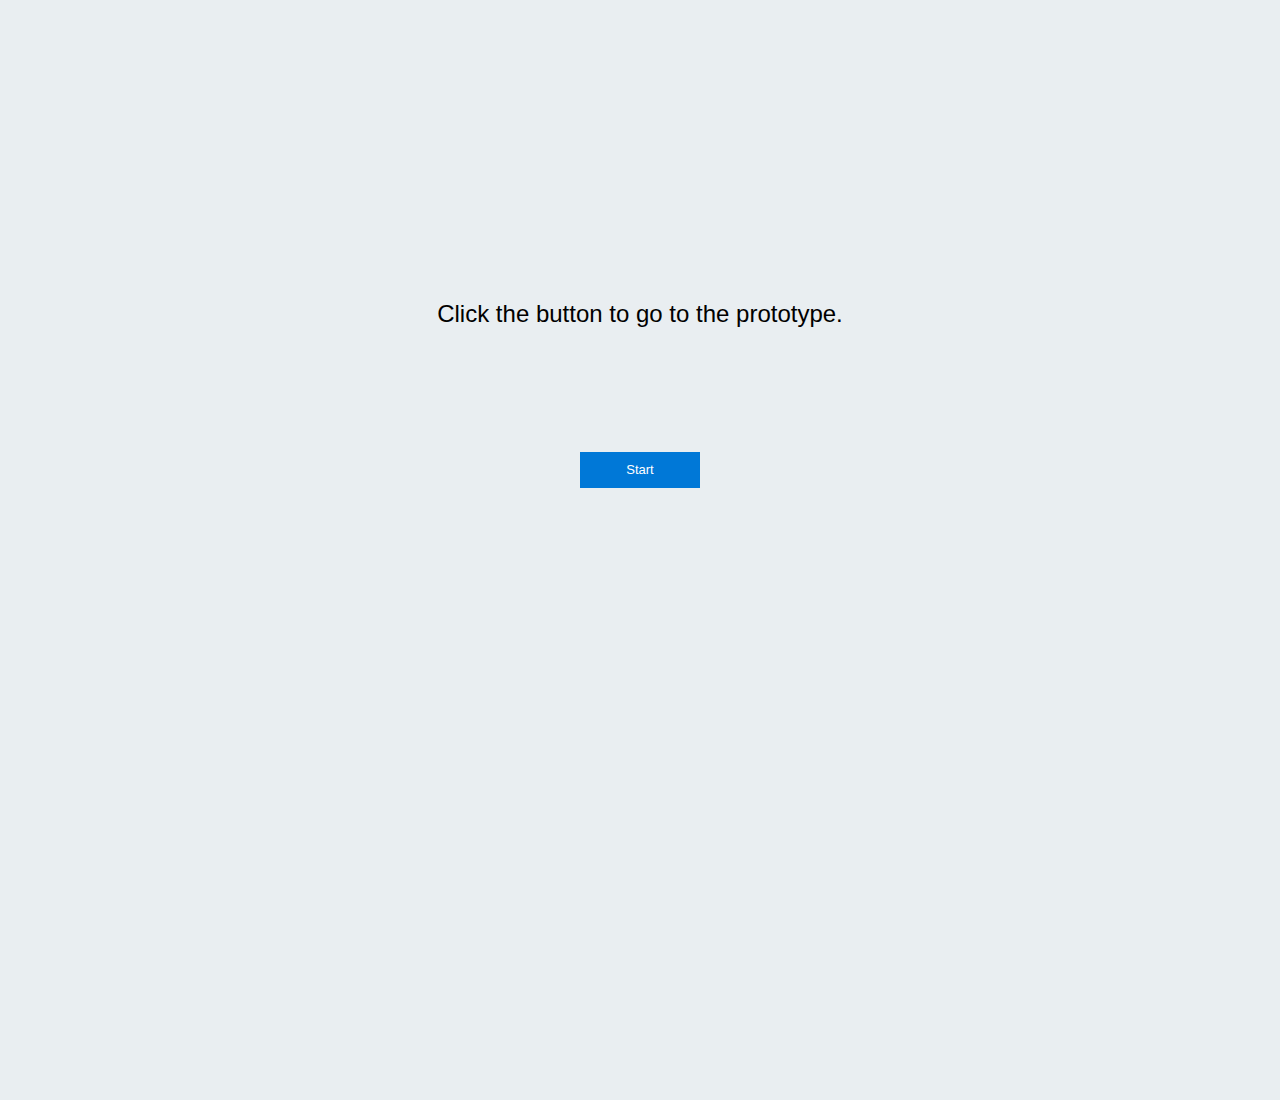
<file: index.html>
<html>
<head>
    <title>Forecasting &amp; Planning Mockup - Start</title>
    <link href="FoW.css" rel="stylesheet" />
</head>
<body style="padding-top:200px;text-align:center;">
    <h2>Click the button to go to the prototype.</h2>
    <button class="primarybutton" onclick="window.location.href='FoW_Forecast.html'">Start</button>
</body>
</html>
</file>
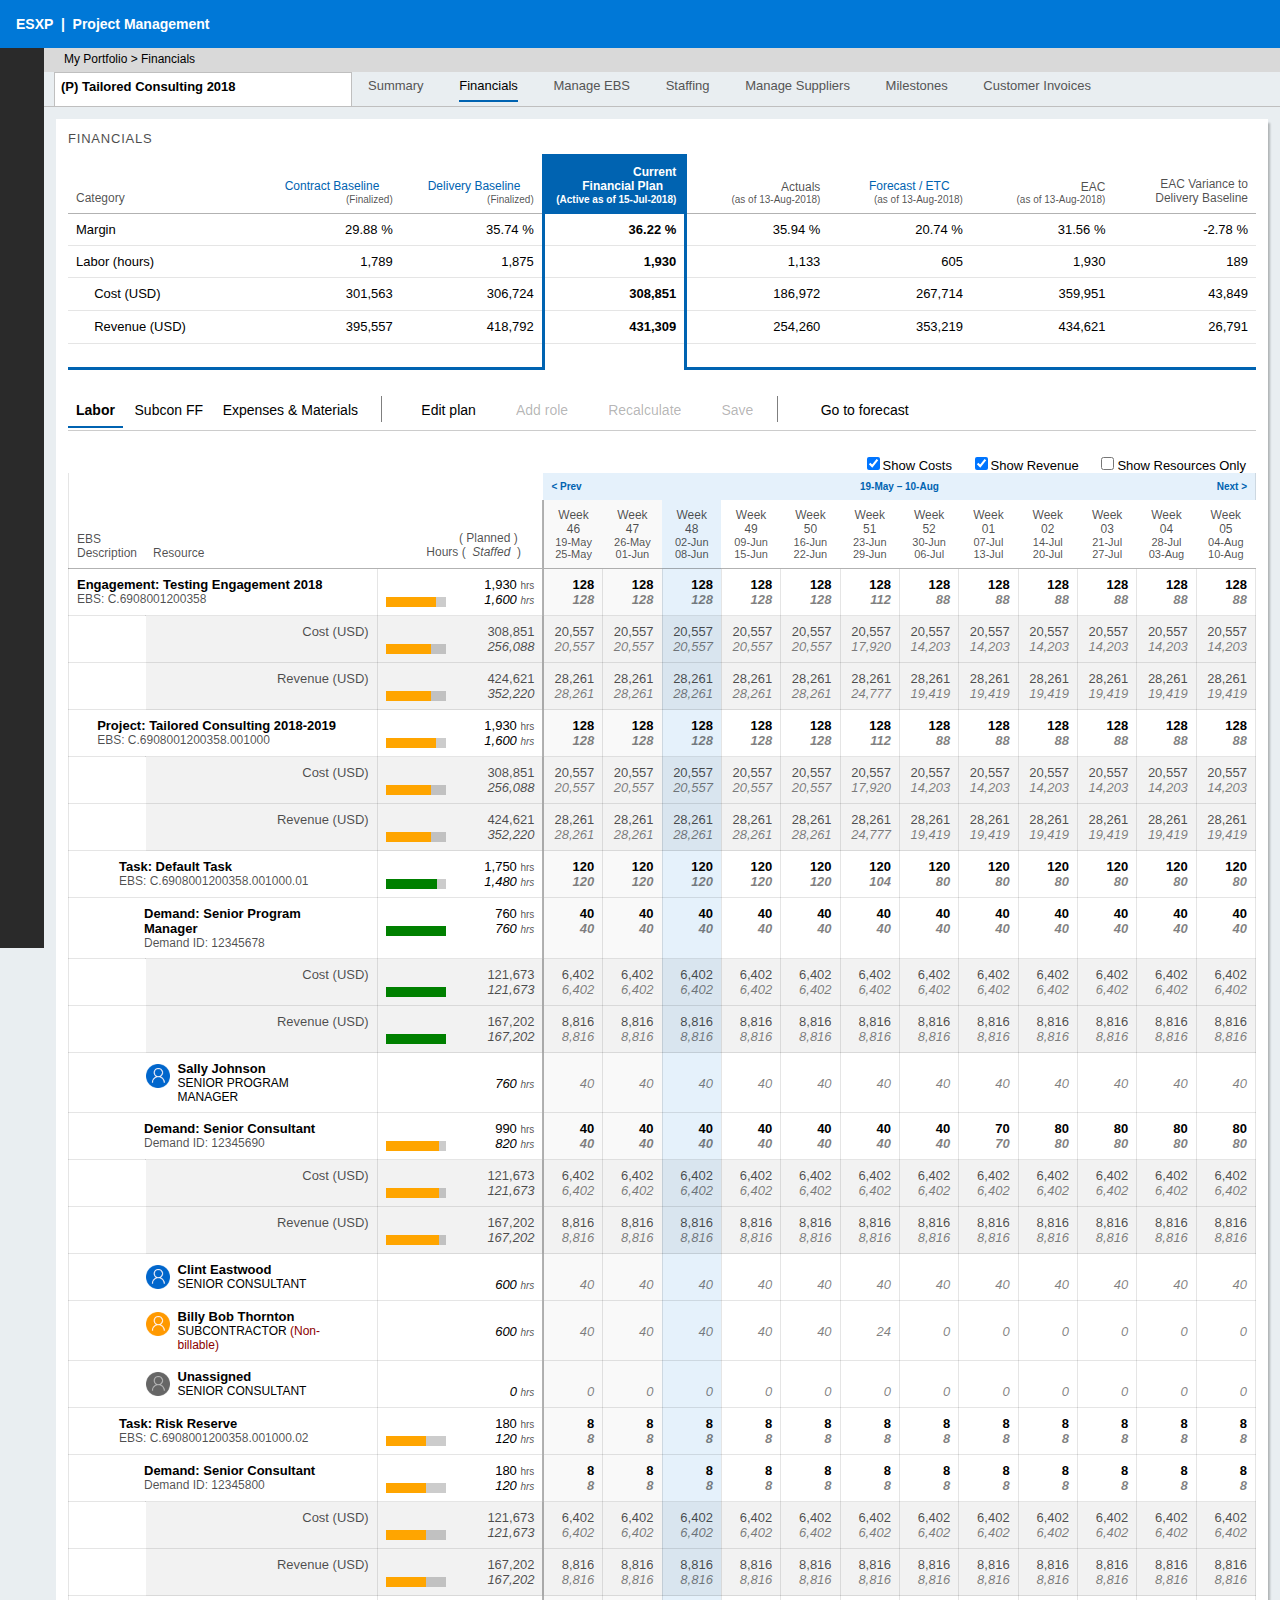
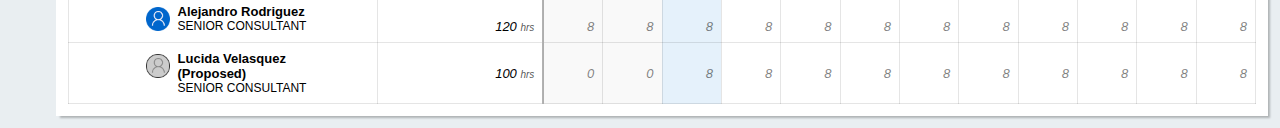
<file: FoW_CFP.html>
<html>
    <head>
        <title>Forecasting &amp; Planning Mockup</title>
        <link href="FoW.css" rel="stylesheet" />
        <script type="text/javascript">
            var showCostSummary = false;
            var showRevenueSummary = false;
            var showResource_1 = false;
            var showResource_2 = false;
            var showResource_3 = false;
            var showResource_4 = false;
            var showResource_5 = false;
            var showSubconFF_1 = false;
            var showSubconFF_2 = false;
            var showSubconFF_3 = false;
            var showExpense_1 = false;
            var showExpense_3 = false;
            var showProject_1 = true;
            var showProject_2 = true;
            var showProject_3 = true;
            var txtDisplayStyle = "none";
            var txtUpCaretStyle = "&#xE010;";
            var txtDownCaretStyle = "&#xE011;";

            function ShowHideRows(section) {
                if (section == "CostSummary") {
                    if (showCostSummary) {
                        txtDisplayStyle = "none";
                        showCostSummary = false;
                        document.getElementById("pdSummaryCosts").innerHTML = txtDownCaretStyle;
                        document.getElementById("rowCostSummaryGroup").className = "";
                    }
                    else {
                        txtDisplayStyle = "";
                        showCostSummary = true;
                        document.getElementById("pdSummaryCosts").innerHTML = txtUpCaretStyle;
                        document.getElementById("rowCostSummaryGroup").className = "trgroup";
                    }
                    document.getElementById("rowCostSummary1").style.display = txtDisplayStyle;
                    document.getElementById("rowCostSummary2").style.display = txtDisplayStyle;
                    document.getElementById("rowCostSummary3").style.display = txtDisplayStyle;
                }
                else if (section == "RevenueSummary") {
                    if (showRevenueSummary) {
                        txtDisplayStyle = "none";
                        showRevenueSummary = false;
                        document.getElementById("pdSummaryRevenue").innerHTML = txtDownCaretStyle;
                        document.getElementById("rowRevenueSummaryGroup").className = "";
                    }
                    else {
                        txtDisplayStyle = "";
                        showRevenueSummary = true;
                        document.getElementById("pdSummaryRevenue").innerHTML = txtUpCaretStyle;
                        document.getElementById("rowRevenueSummaryGroup").className = "trgroup";
                    }
                    document.getElementById("rowRevenueSummary1").style.display = txtDisplayStyle;
                    document.getElementById("rowRevenueSummary2").style.display = txtDisplayStyle;
                    document.getElementById("rowRevenueSummary3").style.display = txtDisplayStyle;
                }
                else if (section == "Resource_1") {
                    if (showResource_1) {
                        txtDisplayStyle = "none";
                        showResource_1 = false;
                        document.getElementById("pdResource_1").innerHTML = txtDownCaretStyle;
                    }
                    else {
                        txtDisplayStyle = "";
                        showResource_1 = true;
                        document.getElementById("pdResource_1").innerHTML = txtUpCaretStyle;
                    }
                    document.getElementById("rowResource_1_1").style.display = txtDisplayStyle;
                    document.getElementById("rowResource_1_2").style.display = txtDisplayStyle;
                }
                else if (section == "Resource_2") {
                    if (showResource_2) {
                        txtDisplayStyle = "none";
                        showResource_2 = false;
                        document.getElementById("pdResource_2").innerHTML = txtDownCaretStyle;
                    }
                    else {
                        txtDisplayStyle = "";
                        showResource_2 = true;
                        document.getElementById("pdResource_2").innerHTML = txtUpCaretStyle;
                    }
                    document.getElementById("rowResource_2_1").style.display = txtDisplayStyle;
                    document.getElementById("rowResource_2_2").style.display = txtDisplayStyle;
                }
                else if (section == "Resource_3") {
                    if (showResource_3) {
                        txtDisplayStyle = "none";
                        showResource_3 = false;
                        document.getElementById("pdResource_3").innerHTML = txtDownCaretStyle;
                    }
                    else {
                        txtDisplayStyle = "";
                        showResource_3 = true;
                        document.getElementById("pdResource_3").innerHTML = txtUpCaretStyle;
                    }
                    document.getElementById("rowResource_3_1").style.display = txtDisplayStyle;
                    document.getElementById("rowResource_3_2").style.display = txtDisplayStyle;
                }
                else if (section == "Resource_4") {
                    if (showResource_4) {
                        txtDisplayStyle = "none";
                        showResource_4 = false;
                        document.getElementById("pdResource_4").innerHTML = txtDownCaretStyle;
                    }
                    else {
                        txtDisplayStyle = "";
                        showResource_4 = true;
                        document.getElementById("pdResource_4").innerHTML = txtUpCaretStyle;
                    }
                    document.getElementById("rowResource_4_1").style.display = txtDisplayStyle;
                    document.getElementById("rowResource_4_2").style.display = txtDisplayStyle;
                }
                else if (section == "Resource_5") {
                    if (showResource_5) {
                        txtDisplayStyle = "none";
                        showResource_5 = false;
                        document.getElementById("pdResource_5").innerHTML = txtDownCaretStyle;
                    }
                    else {
                        txtDisplayStyle = "";
                        showResource_5 = true;
                        document.getElementById("pdResource_5").innerHTML = txtUpCaretStyle;
                    }
                    document.getElementById("rowResource_5_1").style.display = txtDisplayStyle;
                    document.getElementById("rowResource_5_2").style.display = txtDisplayStyle;
                }
                else if (section == "SubconFF_1") {
                    if (showSubconFF_1) {
                        txtDisplayStyle = "none";
                        showSubconFF_1 = false;
                        document.getElementById("pdSubconFF_1").innerHTML = txtDownCaretStyle;
                    }
                    else {
                        txtDisplayStyle = "";
                        showSubconFF_1 = true;
                        document.getElementById("pdSubconFF_1").innerHTML = txtUpCaretStyle;
                    }
                    document.getElementById("rowSubConFF_1_1").style.display = txtDisplayStyle;
                }
                else if (section == "SubconFF_2") {
                    if (showSubconFF_2) {
                        txtDisplayStyle = "none";
                        showSubconFF_2 = false;
                        document.getElementById("pdSubconFF_2").innerHTML = txtDownCaretStyle;
                    }
                    else {
                        txtDisplayStyle = "";
                        showSubconFF_2 = true;
                        document.getElementById("pdSubconFF_2").innerHTML = txtUpCaretStyle;
                    }
                    document.getElementById("rowSubConFF_2_1").style.display = txtDisplayStyle;
                }
                else if (section == "SubconFF_3") {
                    if (showSubconFF_3) {
                        txtDisplayStyle = "none";
                        showSubconFF_3 = false;
                        document.getElementById("pdSubconFF_3").innerHTML = txtDownCaretStyle;
                    }
                    else {
                        txtDisplayStyle = "";
                        showSubconFF_3 = true;
                        document.getElementById("pdSubconFF_3").innerHTML = txtUpCaretStyle;
                    }
                    document.getElementById("rowSubConFF_3_1").style.display = txtDisplayStyle;
                }
                else if (section == "Expense_1") {
                    if (showExpense_1) {
                        txtDisplayStyle = "none";
                        showExpense_1 = false;
                        document.getElementById("pdExpense_1").innerHTML = txtDownCaretStyle;
                    }
                    else {
                        txtDisplayStyle = "";
                        showExpense_1 = true;
                        document.getElementById("pdExpense_1").innerHTML = txtUpCaretStyle;
                    }
                    document.getElementById("rowExpense_1_1").style.display = txtDisplayStyle;
                }
                else if (section == "Expense_3") {
                    if (showExpense_3) {
                        txtDisplayStyle = "none";
                        showExpense_3 = false;
                        document.getElementById("pdExpense_3").innerHTML = txtDownCaretStyle;
                    }
                    else {
                        txtDisplayStyle = "";
                        showExpense_3 = true;
                        document.getElementById("pdExpense_3").innerHTML = txtUpCaretStyle;
                    }
                    document.getElementById("rowExpense_3_1").style.display = txtDisplayStyle;
                }
                else if (section == "Project_1") {
                    if (showProject_1) {
                        txtDisplayStyle = "none";
                        showProject_1 = false;
                        document.getElementById("pdProject_1").innerHTML = txtDownCaretStyle;
                    }
                    else {
                        txtDisplayStyle = "";
                        showProject_1 = true;
                        document.getElementById("pdProject_1").innerHTML = txtUpCaretStyle;
                    }
                    var tblFD = document.getElementById("tblDetailTable");
                    for (var r = 0, rowFD; rowFD = tblFD.rows[r]; r++) {
                        if (r > 5) {
                            if (rowFD.id.startsWith("rowResource_")) {
                                rowFD.style.display = "none";
                            }
                            else {
                                rowFD.style.display = txtDisplayStyle;
                            }
                        }
                    }
                }
                else if (section == "Project_2") {
                    if (showProject_2) {
                        txtDisplayStyle = "none";
                        showProject_2 = false;
                        document.getElementById("pdProject_2").innerHTML = txtDownCaretStyle;
                    }
                    else {
                        txtDisplayStyle = "";
                        showProject_2 = true;
                        document.getElementById("pdProject_2").innerHTML = txtUpCaretStyle;
                    }
                    var tblSC = document.getElementById("tblSubconFFTable");
                    for (var r = 0, rowSC; rowSC = tblSC.rows[r]; r++) {
                        if (r > 4) {
                            if (rowSC.id.startsWith("rowSubConFF_")) {
                                rowSC.style.display = "none";
                            }
                            else {
                                rowSC.style.display = txtDisplayStyle;
                            }
                        }
                    }
                }
                else if (section == "Project_3") {
                    if (showProject_3) {
                        txtDisplayStyle = "none";
                        showProject_3 = false;
                        document.getElementById("pdProject_3").innerHTML = txtDownCaretStyle;
                    }
                    else {
                        txtDisplayStyle = "";
                        showProject_3 = true;
                        document.getElementById("pdProject_3").innerHTML = txtUpCaretStyle;
                    }
                    var tblFD = document.getElementById("tblExpenseTable");
                    for (var r = 0, rowFD; rowFD = tblFD.rows[r]; r++) {
                        if (r > 3) {
                            if (rowFD.id.startsWith("rowExpense_")) {
                                rowFD.style.display = "none";
                            }
                            else {
                                rowFD.style.display = txtDisplayStyle;
                            }
                        }
                    }
                }
            }

            function hoverSummaryTable(n) {
                var tbl = document.getElementById("tblSummaryTable");

                for (var i = 0, row; row = tbl.rows[i]; i++) {
                    //if (i == 11) break;

                    if (row.className != "trsubrows") {
                        row.cells[n].className = "tdhoveractive tdright"
                    } else {
                        row.cells[n + 1].className = "tdhoveractive tdright"
                    }

                    if (i == 11) {
                        row.cells[n].className = "tdhoveractive tdSummaryFooter"
                    }
                }
            }

            function outSummaryTable(n) {
                var tbl = document.getElementById("tblSummaryTable");

                for (var i = 0, row; row = tbl.rows[i]; i++) {
                    //if (i == 11) break;

                    if (row.className != "trsubrows") {
                        row.cells[n].className = "tdright"
                    } else {
                        row.cells[n + 1].className = "tdright"
                    }

                    if (i == 11) {
                        row.cells[n].className = "tdSummaryFooter"
                    }
                }
            }

            function navSummaryTable(n) {
                var tbl = document.getElementById("tblSummaryTable");
                var destUrl;

                switch (n) {
                    case 1:
                        destUrl = "FoW_ContractBaseline.html";
                        break;
                    case 2:
                        destUrl = "FoW_DeliveryBaseline.html";
                        break;
                    case 3:
                        destUrl = "FoW_CFP.html";
                        break;
                    case 5:
                        destUrl = "FoW_Forecast.html";
                        break;
                }

                window.location.href = destUrl;
            }

            // Show/Hide the popup menu when user clicks anyway in the window.
            window.onclick = function (event) {
                var w = document.getElementById('divMenuOverflowList');
                var dDEM = document.getElementById('divMenuOverflowListDEM');
                var wEXP = document.getElementById('divMenuOverflowListEXP');
                var wSCFF = document.getElementById('divMenuOverflowListSubconFF');
                var h = document.getElementById('divTooltipHelp');
                var dENG = document.getElementById('divMenuOverflowDetailENG');
                var dPROJ = document.getElementById('divMenuOverflowDetailPROJ');
                w.style.display = "none";
                dDEM.style.display = "none";
                wEXP.style.display = "none";
                wSCFF.style.display = "none";
                h.style.display = "none";
                dENG.style.display = "none";
                dPROJ.style.display = "none";
                if (event.target.id.startsWith('btnMenuOverflow_')) {
                    w.style.left = event.clientX + document.body.scrollLeft;
                    w.style.top = event.clientY + document.body.scrollTop;
                    w.style.display = "inline-block";
                }
                else if (event.target.id.startsWith("btnMenuOverflowDEM_")) {
                    dDEM.style.left = event.clientX + document.body.scrollLeft;
                    dDEM.style.top = event.clientY + document.body.scrollTop;
                    dDEM.style.display = "inline-block";
                }
                else if (event.target.className == "tooltipicon") {
                    h.style.left = event.clientX + document.body.scrollLeft;
                    h.style.top = event.clientY + document.body.scrollTop;
                    h.style.display = "inline-block";
                }
                else if (event.target.id.startsWith('btnMenuOverflowEXP_')) {
                    wEXP.style.left = event.clientX + document.body.scrollLeft;
                    wEXP.style.top = event.clientY + document.body.scrollTop;
                    wEXP.style.display = "inline-block";
                }
                else if (event.target.id.startsWith('btnMenuOverflowSubconFF_')) {
                    wSCFF.style.left = event.clientX + document.body.scrollLeft;
                    wSCFF.style.top = event.clientY + document.body.scrollTop;
                    wSCFF.style.display = "inline-block";
                }
                else if (event.target.id.startsWith('btnMenuOverflowDetail_')) {
                    if (event.target.id.endsWith('E')) {
                        dENG.style.left = event.clientX + document.body.scrollLeft;
                        dENG.style.top = event.clientY + document.body.scrollTop;
                        dENG.style.display = "inline-block";
                    }
                    else {
                        dPROJ.style.left = event.clientX + document.body.scrollLeft;
                        dPROJ.style.top = event.clientY + document.body.scrollTop;
                        dPROJ.style.display = "inline-block";
                    }
                }
            }

            function hideOverflowMenu(o) {
                o.style.display = "none";
            }

            function showAddRoleModal() {
                document.getElementById('modalAddRole').style.display = "";
            }

            function showAddSubconFFModal() {
                document.getElementById('modalAddSubconFF').style.display = "";
            }

            function showEditSubconFFModal() {
                document.getElementById('modalEditSubconFF').style.display = "";
            }

            function showAddExpenseModal() {
                document.getElementById('modalAddExpense').style.display = "";
            }

            function showEditExpenseModal() {
                document.getElementById('modalEditExpense').style.display = "";
            }

            function showEditRoleModal() {
                document.getElementById('modalEditRole').style.display = "";
            }

            function showSplitRoleModal() {
                document.getElementById('modalSplitRole').style.display = "";
            }

            function showBulkUpdateModal() {
                document.getElementById('modalBulkUpdate').style.display = "";
            }

            function showResourceDetailsModal() {
                document.getElementById('modalResourceDetails').style.display = "";
            }

            function showDemandDetailsModal() {
                document.getElementById('modalDemandDetails').style.display = "";
            }

            function hideModals() {
                var m = document.getElementsByClassName('modalbg');
                var i;
                for (i = 0; i < m.length; i++) {
                    m[i].style.display = "none";
                }
            }

        </script>
    </head>
    <body>
        <div id="divTooltipHelp" class="menuTooltipHelp">
            <p>This is some helpful text that defines what this data represents. Please consult the requirements for the final text.</p>
        </div>

        <div id="divMenuOverflowList" class="menuOverflowList">
            <p><a onclick="showResourceDetailsModal();" href="#">Resource details</a></p>
        </div>

        <div id="divMenuOverflowListDEM" class="menuOverflowList">
            <p><a onclick="showEditRoleModal();" href="#">Edit role</a></p>
            <p><a onclick="showSplitRoleModal();" href="#">Split role</a></p>
            <div style="background:#f0f0f0;height:1px;width:100%;margin-top:10px;margin-bottom:10px;"></div>
            <p><a onclick="showBulkUpdateModal();" href="#">Bulk plan</a></p>
            <p><a onclick="showDemandDetailsModal();" href="#">Demand details</a></p>
            <div style="background:#f0f0f0;height:1px;width:100%;margin-top:10px;margin-bottom:10px;"></div>
            <p><a href="#">Copy row values</a></p>
            <p><a href="#">Paste row values</a></p>
        </div>

        <div id="divMenuOverflowListSubconFF" class="menuOverflowList">
            <p><a onclick="showEditSubconFFModal();" href="#">Edit Subcon FF</a></p>
            <div style="background:#f0f0f0;height:1px;width:100%;margin-top:10px;margin-bottom:10px;"></div>
            <p><a href="#">Copy row values</a></p>
            <p><a href="#">Paste row values</a></p>
        </div>

        <div id="divMenuOverflowListEXP" class="menuOverflowList">
            <p><a onclick="showEditExpenseModal();" href="#">Edit Expense</a></p>
            <div style="background:#f0f0f0;height:1px;width:100%;margin-top:10px;margin-bottom:10px;"></div>
            <p><a href="#">Copy row values</a></p>
            <p><a href="#">Paste row values</a></p>
        </div>

        <div id="divMenuOverflowDetailENG" class="menuOverflowList">
            <div class="formrow">
                <div class="fieldlabel">Engagement</div>
                <div>Testing Engagement 2018</div>
            </div>
            <div class="formrow" style="width: 47%; float: right;">
                <div class="fieldlabel">End Date</div>
                <div>30-Sep-2018</div>
            </div>
            <div class="formrow" style="width: 47%;">
                <div class="fieldlabel">Start Date</div>
                <div>01-Mar-2018</div>
            </div>
            <div class="formrow">
                <div class="fieldlabel">Primary Domain Project Manager</div>
                <div>Eduardo Filipe Gonzales</div>
            </div>
            <div class="formrow">
                <div class="fieldlabel">Additional Primary Domain Project Manager</div>
                <div>
                    Alejandro Rimeriez<br />
                    Lordes Sanchez de Castillo
                </div>
            </div>
        </div>

        <div id="divMenuOverflowDetailPROJ" class="menuOverflowList">
            <div class="formrow">
                <div class="fieldlabel">Project</div>
                <div>Tailored Consulting 2018-2019</div>
            </div>
            <div class="formrow" style="width: 47%; float: right;">
                <div class="fieldlabel">End Date</div>
                <div>30-Sep-2018</div>
            </div>
            <div class="formrow" style="width: 47%;">
                <div class="fieldlabel">Start Date</div>
                <div>01-Mar-2018</div>
            </div>
            <div class="formrow">
                <div class="fieldlabel">Domain</div>
                <div>ES Business Productivity</div>
            </div>
            <div class="formrow">
                <div class="fieldlabel">Domain Project Manager</div>
                <div>Eduardo Filipe Gonzales</div>
            </div>
            <div class="formrow">
                <div class="fieldlabel">Additional Domain Project Manager</div>
                <div>
                    (none)
                </div>
            </div>
        </div>

        <div id="modalEditRole" class="modalbg" style="display:none;">
            <div class="modalbox">
                <div class="modalheader">
                    <div class="Xbutton" onclick="hideModals();">&#xE10A;</div>
                    <div class="subtitle">Edit Role</div>
                </div>
                <div id="modalEditRolebody" class="modalbody">
                    <div class="formrow">
                        <div class="fieldlabel">EBS Item</div>
                        <div>
                            <select id="frmEBS" class="fieldinput" style="width:100%">
                                <option>Task: Default Task</option>
                                <option>Task: Risk Reserve</option>
                            </select>
                        </div>
                    </div>
                    <div class="formrow" style="width: 47%; float: right;">
                        <div class="fieldlabel">Billing Role ID</div>
                        <div>
                            <input id="frmBillingRole" class="fieldinput" style="width:100%" value="624515" />
                        </div>
                    </div>
                    <div class="formrow" style="width: 47%;">
                        <div class="fieldlabel dataitemlight">GRM Demand ID</div>
                        <div>
                            <input type="text" id="frmGRMDemand" class="fieldinput" style="width:100%" value="12345678" disabled />
                        </div>
                    </div>
                    <div class="formrow" style="width: 47%; float: right;">
                        <div class="fieldlabel">Total Planned Hours</div>
                        <div>
                            <input type="text" id="frmHours" class="fieldinput" style="width:100%" value="580" />
                        </div>
                    </div>
                    <div class="formrow" style="width: 47%;">
                        <div class="fieldlabel">Resource Type</div>
                        <div>
                            <select id="frmType" class="fieldinput" style="width:100%">
                                <option>Contractor</option>
                                <option>Developer</option>
                                <option>Program Manager</option>
                                <option>Project Manager</option>
                                <option selected>Lorem Ipsum</option>
                                <option>Subcontractor</option>
                            </select>
                        </div>
                    </div>
                    <div class="formrow">
                        <div class="fieldlabel">Resource Name</div>
                        <div>
                            <input id="frmResource" class="fieldinput" style="width:100%" value="Clint Eastwood" />
                        </div>
                    </div>
                    <div class="formrow">
                        <div class="fieldlabel">Role</div>
                        <div>
                            <select id="frmRole" class="fieldinput" style="width:100%">
                                <option>Contractor</option>
                                <option>Developer</option>
                                <option>Program Manager</option>
                                <option>Project Manager</option>
                                <option selected>Senior Consultant</option>
                                <option>Subcontractor</option>
                            </select>
                        </div>
                    </div>
                    <div class="formrow">
                        <div class="fieldlabel">Domain</div>
                        <div>
                            <select id="frmDomain" class="fieldinput" style="width:100%">
                                <option selected>Business Applications</option>
                                <option>Cloud Applications</option>
                            </select>
                        </div>
                    </div>
                    <div class="formrow">
                        <div class="fieldlabel dataitemlight">Purchase Order</div>
                        <div>
                            <select id="frmPO" class="fieldinput" style="width:100%" disabled></select>
                        </div>
                    </div>
                    <div class="formrow">
                        <div class="fieldlabel dataitemlight">Purchase Order Item</div>
                        <div>
                            <select id="frmPOItem" class="fieldinput" style="width:100%" disabled></select>
                        </div>
                    </div>
                    <div class="formrow">
                        <div class="fieldlabel">Delivery Location</div>
                        <div>
                            <select id="frmDLoc" class="fieldinput" style="width:100%">
                                <option selected>Toronto, Canada</option>
                            </select>
                        </div>
                    </div>
                    <div class="formrow">
                        <div class="fieldlabel">Resource Location</div>
                        <div>
                            <select id="frmRLoc" class="fieldinput" style="width:100%">
                                <option selected>Canada</option>
                            </select>
                        </div>
                    </div>
                </div>
                <div class="modalfooter" style="text-align:right;">
                    <button class="secondarybutton" onclick="hideModals();">Cancel</button>
                    <button class="primarybutton" onclick="hideModals();">Save</button>
                </div>
            </div>
        </div>
        <div id="modalAddRole" class="modalbg" style="display:none;">
            <div class="modalbox">
                <div class="modalheader">
                    <div class="Xbutton" onclick="hideModals();">&#xE10A;</div>
                    <div class="subtitle">Add Role</div>
                </div>
                <div id="modalAddRolebody" class="modalbody">
                    <div class="formrow">
                        <div class="fieldlabel">EBS Item</div>
                        <div>
                            <select id="frmEBS" class="fieldinput" style="width:100%">
                                <option></option>
                            </select>
                        </div>
                    </div>
                    <div class="formrow" style="width: 47%; float: right;">
                        <div class="fieldlabel">Billing Role ID</div>
                        <div>
                            <input id="frmBillingRole" class="fieldinput" style="width:100%" value="" />
                        </div>
                    </div>
                    <div class="formrow" style="width: 47%;">
                        <div class="fieldlabel">GRM Demand ID</div>
                        <div>
                            <input type="text" id="frmGRMDemand" class="fieldinput" style="width:100%" value="" disabled />
                        </div>
                    </div>
                    <div class="formrow" style="width: 47%; float: right;">
                        <div class="fieldlabel">Total Planned Hours</div>
                        <div>
                            <input type="text" id="frmHours" class="fieldinput" style="width:100%" value="" />
                        </div>
                    </div>
                    <div class="formrow" style="width: 47%;">
                        <div class="fieldlabel">Resource Type</div>
                        <div>
                            <select id="frmType" class="fieldinput" style="width:100%">
                                <option></option>
                            </select>
                        </div>
                    </div>
                    <div class="formrow">
                        <div class="fieldlabel">Role</div>
                        <div>
                            <select id="frmRole" class="fieldinput" style="width:100%">
                                <option></option>
                            </select>
                        </div>
                    </div>
                    <div class="formrow">
                        <div class="fieldlabel">Domain</div>
                        <div>
                            <select id="frmDomain" class="fieldinput" style="width:100%">
                                <option></option>
                            </select>
                        </div>
                    </div>
                    <div class="formrow">
                        <div class="fieldlabel">Delivery Location</div>
                        <div>
                            <select id="frmDLoc" class="fieldinput" style="width:100%">
                                <option></option>
                            </select>
                        </div>
                    </div>
                    <div class="formrow">
                        <div class="fieldlabel">Resource Location</div>
                        <div>
                            <select id="frmRLoc" class="fieldinput" style="width:100%">
                                <option></option>
                            </select>
                        </div>
                    </div>
                </div>
                <div class="modalfooter" style="text-align:right;">
                    <button class="secondarybutton" onclick="hideModals();">Cancel</button>
                    <button class="primarybutton" onclick="hideModals();">Add</button>
                </div>
            </div>
        </div>
        <div id="modalSplitRole" class="modalbg" style="display:none;">
            <div class="modalbox">
                <div class="modalheader">
                    <div class="Xbutton" onclick="hideModals();">&#xE10A;</div>
                    <div class="subtitle">Split Role</div>
                </div>
                <div id="modalSplitRole" class="modalbody">
                    <div class="formrow" style="width: 47%; float: right;">
                        <div class="fieldlabel">Current Forecast/Plan</div>
                        <div>250/300 Hours</div>
                    </div>
                    <div class="formrow" style="width: 47%;">
                        <div class="fieldlabel">Role</div>
                        <div>Senior Project Manager</div>
                    </div>
                    <div class="formrow" style="width: 47%; float: right;">
                        <div class="fieldlabel">New Role Ending</div>
                        <div>
                            <input type="text" id="frmRoleStart" class="fieldinput" style="width:136px" value="25-Jun-2018" />
                            <div class="calendaricon">&#xE163;</div>
                        </div>
                    </div>
                    <div class="formrow" style="width: 47%;">
                        <div class="fieldlabel">New Role Starting</div>
                        <div>
                            <input type="text" id="frmRoleEnd" class="fieldinput" style="width:136px" value="25-Jun-2018" />
                            <div class="calendaricon">&#xE163;</div>
                        </div>
                    </div>
                    <div class="formrow">
                        <div class="fieldlabel">Hours to Move</div>
                        <div>
                            <input type="text" id="frmHoursToSplit" class="fieldinput" style="width:50px;" value="" />
                            <div class="dataitemsmaller dataitemlight">Cannot exceed 50 hours.</div>
                        </div>
                    </div>
                </div>
                <div class="modalfooter" style="text-align:right;">
                    <button class="secondarybutton" onclick="hideModals();">Cancel</button>
                    <button class="primarybutton" onclick="hideModals();">Split</button>
                </div>
            </div>
        </div>
        <div id="modalBulkUpdate" class="modalbg" style="display:none;">
            <div class="modalbox">
                <div class="modalheader">
                    <div class="Xbutton" onclick="hideModals();">&#xE10A;</div>
                    <div class="subtitle">Bulk Update</div>
                    <div style="margin-top:20px;">
                        <button id="pivByRange" class="pivot pivotactive" onclick="showBUsection('ByRange');">By date range</button>
                        <button id="pivByWeek" class="pivot" onclick="showBUsection('ByWeek');">By week</button>
                        <script type="text/javascript">
                            function showBUsection(s) {
                                switch (s) {
                                    case "ByRange":
                                        document.getElementById("modalBulkUpdate1Body").style.display = "";
                                        document.getElementById("modalBulkUpdate2Body").style.display = "none";

                                        document.getElementById("pivByRange").className = "pivot pivotactive";
                                        document.getElementById("pivByWeek").className = "pivot";
                                        break;
                                    case "ByWeek":
                                        document.getElementById("modalBulkUpdate1Body").style.display = "none";
                                        document.getElementById("modalBulkUpdate2Body").style.display = "";

                                        document.getElementById("pivByRange").className = "pivot";
                                        document.getElementById("pivByWeek").className = "pivot pivotactive";
                                        break;
                                }
                            }
                        </script>
                    </div>
                </div>
                <div id="modalBulkUpdate1Body" class="modalbody">
                    <div class="formrow">
                        <div class="fieldlabel">Project Duration</div>
                        <div>
                            01-Mar-2018 to 30-Sep-2018
                        </div>
                    </div>
                    <div class="formrow" style="width: 47%; float: right;">
                        <div class="fieldlabel">Week Starting</div>
                        <div>
                            <input type="text" id="frmWkStart" class="fieldinput" style="width:136px" value="25-Jun-2018" />
                            <div class="calendaricon">&#xE163;</div>
                        </div>
                    </div>
                    <div class="formrow" style="width: 47%;">
                        <div class="fieldlabel">Week Ending</div>
                        <div>
                            <input type="text" id="frmWkEnd" class="fieldinput" style="width:136px" value="25-Jun-2018" />
                            <div class="calendaricon">&#xE163;</div>
                        </div>
                    </div>
                    <div class="formrow">
                        <div class="fieldlabel">Hours per Week</div>
                        <div>
                            <input type="radio" name="rdoSpread" id="rdoSpreadCustom" checked /> <label for="rdoSpreadCustom">Specify hours per week:</label> <input type="text" id="frmHoursPerWeek" class="fieldinput" style="width:50px;" value="40" />
                        </div>
                        <div>
                            <input type="radio" name="rdoSpread" id="rdoSpreadAuto" /> <label for="rdoSpreadAuto">Spread planned hours evenly across project duration (36.6 hours/week)</label>
                        </div>
                    </div>
                </div>
                <div id="modalBulkUpdate2Body" class="modalbody" style="display:none;">
                    <div class="formrow">
                        <div class="fieldlabel">Project Duration</div>
                        <div>
                            01-Mar-2018 to 30-Sep-2018
                        </div>
                    </div>
                    <div class="formrow">
                        <table class="datatable">
                            <thead>
                                <tr>
                                    <th>Week Starting</th>
                                    <th>Hours per Week</th>
                                </tr>
                            </thead>
                            <tbody>
                                <tr>
                                    <td>01-Mar-2018</td>
                                    <td><input type="text" id="frmHoursPerWeek" class="fieldinput" style="width:50px;" value="40" /></td>
                                </tr>
                                <tr>
                                    <td>08-Mar-2018</td>
                                    <td><input type="text" id="frmHoursPerWeek" class="fieldinput" style="width:50px;" value="40" /></td>
                                </tr>
                                <tr>
                                    <td>15-Mar-2018</td>
                                    <td><input type="text" id="frmHoursPerWeek" class="fieldinput" style="width:50px;" value="40" /></td>
                                </tr>
                                <tr>
                                    <td>22-Mar-2018</td>
                                    <td><input type="text" id="frmHoursPerWeek" class="fieldinput" style="width:50px;" value="40" /></td>
                                </tr>
                                <tr>
                                    <td>29-Mar-2018</td>
                                    <td><input type="text" id="frmHoursPerWeek" class="fieldinput" style="width:50px;" value="40" /></td>
                                </tr>
                                <tr>
                                    <td>06-Apr-2018</td>
                                    <td><input type="text" id="frmHoursPerWeek" class="fieldinput" style="width:50px;" value="40" /></td>
                                </tr>
                                <tr>
                                    <td>13-Apr-2018</td>
                                    <td><input type="text" id="frmHoursPerWeek" class="fieldinput" style="width:50px;" value="40" /></td>
                                </tr>
                                <tr>
                                    <td>20-Apr-2018</td>
                                    <td><input type="text" id="frmHoursPerWeek" class="fieldinput" style="width:50px;" value="40" /></td>
                                </tr>
                                <tr>
                                    <td>27-Apr-2018</td>
                                    <td><input type="text" id="frmHoursPerWeek" class="fieldinput" style="width:50px;" value="40" /></td>
                                </tr>
                                <tr>
                                    <td>04-May-2018</td>
                                    <td><input type="text" id="frmHoursPerWeek" class="fieldinput" style="width:50px;" value="40" /></td>
                                </tr>
                            </tbody>
                        </table>
                    </div>
                </div>
                <div class="modalfooter" style="text-align:right;">
                    <button class="secondarybutton" onclick="hideModals();">Cancel</button>
                    <button class="primarybutton" onclick="hideModals();">Update</button>
                </div>
            </div>
        </div>
        <div id="modalResourceDetails" class="modalbg" style="display:none;">
            <div class="modalbox">
                <div class="modalheader">
                    <div class="Xbutton" onclick="hideModals();">&#xE10A;</div>
                    <div class="subtitle">Resource Details</div>
                </div>
                <div id="modalSplitRole" class="modalbody">
                    <div class="formrow">
                        <table class="datatable">
                            <tr>
                                <td class="tdFTE tdbordernobottom">
                                    <p class="dataitembold">Sally Johnson</p>
                                    <p class="dataitemsmall">SENIOR PROGRAM MANAGER</p>
                                </td>
                            </tr>
                        </table>
                    </div>
                    <div class="formrow" style="width: 47%; float: right;">
                        <div class="fieldlabel">Resource Type</div>
                        <div>Full Time</div>
                    </div>
                    <div class="formrow" style="width: 47%;">
                        <div class="fieldlabel">Planned Role</div>
                        <div>Senior Project Manager</div>
                    </div>
                    <div class="formrow" style="width: 47%; float: right;">
                        <div class="fieldlabel">Business Partner ID</div>
                        <div>123456789</div>
                    </div>
                    <div class="formrow" style="width: 47%;">
                        <div class="fieldlabel">GRM Demand ID</div>
                        <div>123456789</div>
                    </div>
                    <div class="formrow" style="width: 47%; float: right;">
                        <div class="fieldlabel">Billing Role ID</div>
                        <div>123456</div>
                    </div>
                    <div class="formrow" style="width: 47%;">
                        <div class="fieldlabel">Domain</div>
                        <div>Business Applications</div>
                    </div>
                    <div class="formrow" style="width: 47%; float: right;">
                        <div class="fieldlabel">Resource Location</div>
                        <div>Toronto, Canada</div>
                    </div>
                    <div class="formrow" style="width: 47%;">
                        <div class="fieldlabel">Delivery Location</div>
                        <div>Toronto, Canada</div>
                    </div>
                    <div class="formrow" style="width: 47%; float: right;">
                        <div class="fieldlabel">PO Line Item</div>
                        <div>10</div>
                    </div>
                    <div class="formrow" style="width: 47%;">
                        <div class="fieldlabel">Purchase Order</div>
                        <div>90001266</div>
                    </div>
                    <div class="formrow">
                        <table class="datatable">
                            <thead>
                                <tr>
                                    <th>Category</th>
                                    <th class="tdright">Planned</th>
                                    <th class="tdright">Proposed</th>
                                    <th class="tdright">Staffed</th>
                                </tr>
                            </thead>
                            <tbody>
                                <tr>
                                    <td>Labor (hours)</td>
                                    <td class="tdright">250</td>
                                    <td class="tdright">250</td>
                                    <td class="tdright">210</td>
                                </tr>
                                <tr>
                                    <td>Cost Rate</td>
                                    <td class="tdright">180</td>
                                    <td class="tdright">180</td>
                                    <td class="tdright">180</td>
                                </tr>
                                <tr class="trsubrows">
                                    <td class="tdindentL_1 tdtotal">Cost (USD)</td>
                                    <td class="tdright tdtotal">45,278</td>
                                    <td class="tdright tdtotal">45,278</td>
                                    <td class="tdright tdtotal">42,991</td>
                                </tr>
                                <tr>
                                    <td>Revenue Rate</td>
                                    <td class="tdright">220</td>
                                    <td class="tdright">220</td>
                                    <td class="tdright">220</td>
                                </tr>
                                <tr class="trsubrows">
                                    <td class="tdindentL_1 tdtotal">Revenue (USD)</td>
                                    <td class="tdright tdtotal">52,053</td>
                                    <td class="tdright tdtotal">52,053</td>
                                    <td class="tdright tdtotal">49,226</td>
                                </tr>
                            </tbody>
                        </table>
                    </div>
                </div>
                <div class="modalfooter" style="text-align:right;">
                    <button class="primarybutton" onclick="hideModals();">Close</button>
                </div>
            </div>
        </div>
        <div id="modalDemandDetails" class="modalbg" style="display:none;">
            <div class="modalbox">
                <div class="modalheader">
                    <div class="Xbutton" onclick="hideModals();">&#xE10A;</div>
                    <div class="subtitle">Demand Details</div>
                </div>
                <div id="modalSplitRole" class="modalbody">
                    <div class="formrow" style="width: 47%; float: right;">
                        <div class="fieldlabel">Resource Type</div>
                        <div>Full Time</div>
                    </div>
                    <div class="formrow" style="width: 47%;">
                        <div class="fieldlabel">Planned Role</div>
                        <div>Senior Project Manager</div>
                    </div>
                    <div class="formrow" style="width: 47%;">
                        <div class="fieldlabel">GRM Demand ID</div>
                        <div>123456789</div>
                    </div>
                    <div class="formrow" style="width: 47%; float: right;">
                        <div class="fieldlabel">Billing Role ID</div>
                        <div>123456</div>
                    </div>
                    <div class="formrow" style="width: 47%;">
                        <div class="fieldlabel">Domain</div>
                        <div>Business Applications</div>
                    </div>
                    <div class="formrow" style="width: 47%; float: right;">
                        <div class="fieldlabel">Resource Location</div>
                        <div>Toronto, Canada</div>
                    </div>
                    <div class="formrow" style="width: 47%;">
                        <div class="fieldlabel">Delivery Location</div>
                        <div>Toronto, Canada</div>
                    </div>
                    <div class="formrow" style="width: 47%; float: right;">
                        <div class="fieldlabel">PO Line Item</div>
                        <div>10</div>
                    </div>
                    <div class="formrow" style="width: 47%;">
                        <div class="fieldlabel">Purchase Order</div>
                        <div>90001266</div>
                    </div>
                    <div class="formrow">
                        <table class="datatable">
                            <thead>
                                <tr>
                                    <th>Category</th>
                                    <th class="tdright">Planned</th>
                                    <th class="tdright">Proposed</th>
                                </tr>
                            </thead>
                            <tbody>
                                <tr>
                                    <td>Labor (hours)</td>
                                    <td class="tdright">250</td>
                                    <td class="tdright">250</td>
                                </tr>
                                <tr>
                                    <td>Cost Rate</td>
                                    <td class="tdright">180</td>
                                    <td class="tdright">180</td>
                                </tr>
                                <tr class="trsubrows">
                                    <td class="tdindentL_1 tdtotal">Cost (USD)</td>
                                    <td class="tdright tdtotal">45,278</td>
                                    <td class="tdright tdtotal">45,278</td>
                                </tr>
                                <tr>
                                    <td>Revenue Rate</td>
                                    <td class="tdright">220</td>
                                    <td class="tdright">220</td>
                                </tr>
                                <tr class="trsubrows">
                                    <td class="tdindentL_1 tdtotal">Revenue (USD)</td>
                                    <td class="tdright tdtotal">52,053</td>
                                    <td class="tdright tdtotal">52,053</td>
                                </tr>
                            </tbody>
                        </table>
                    </div>
                </div>
                <div class="modalfooter" style="text-align:right;">
                    <button class="primarybutton" onclick="hideModals();">Close</button>
                </div>
            </div>
        </div>
        <div id="modalAddSubconFF" class="modalbg" style="display:none;">
            <div class="modalbox">
                <div class="modalheader">
                    <div class="Xbutton" onclick="hideModals();">&#xE10A;</div>
                    <div class="subtitle">Add Subcon FF</div>
                </div>
                <div id="modalAddRolebody" class="modalbody">
                    <div class="formrow">
                        <div class="fieldlabel">EBS Item</div>
                        <div>
                            <select id="frmEBS" class="fieldinput" style="width:100%">
                                <option></option>
                            </select>
                        </div>
                    </div>
                    <div class="formrow" style="width: 47%; float: right;">
                        <div class="fieldlabel">Role</div>
                        <div>
                            <input type="text" id="frmHours" class="fieldinput" style="width:100%" value="" />
                        </div>
                    </div>
                    <div class="formrow" style="width: 47%;">
                        <div class="fieldlabel">Resource Type</div>
                        <div>
                            <select id="frmType" class="fieldinput" style="width:100%">
                                <option></option>
                            </select>
                        </div>
                    </div>
                    <div class="formrow">
                        <div class="fieldlabel">Description</div>
                        <div>
                            <input id="frmResource" class="fieldinput" style="width:100%" value="" />
                        </div>
                    </div>
                    <div class="formrow" style="width: 47%;">
                        <div class="fieldlabel">Planned Cost (USD)</div>
                        <div>
                            <input type="text" id="frmHours" class="fieldinput" style="width:100%" value="" />
                        </div>
                    </div>
                </div>
                <div class="modalfooter" style="text-align:right;">
                    <button class="secondarybutton" onclick="hideModals();">Cancel</button>
                    <button class="primarybutton" onclick="hideModals();">Add</button>
                </div>
            </div>
        </div>
        <div id="modalEditSubconFF" class="modalbg" style="display:none;">
            <div class="modalbox">
                <div class="modalheader">
                    <div class="Xbutton" onclick="hideModals();">&#xE10A;</div>
                    <div class="subtitle">Edit Subcon FF</div>
                </div>
                <div id="modalAddRolebody" class="modalbody">
                    <div class="formrow">
                        <div class="fieldlabel">EBS Item</div>
                        <div>
                            <select id="frmEBS" class="fieldinput" style="width:100%">
                                <option></option>
                            </select>
                        </div>
                    </div>
                    <div class="formrow" style="width: 47%; float: right;">
                        <div class="fieldlabel">Role</div>
                        <div>
                            <input type="text" id="frmHours" class="fieldinput" style="width:100%" value="" />
                        </div>
                    </div>
                    <div class="formrow" style="width: 47%;">
                        <div class="fieldlabel">Resource Type</div>
                        <div>
                            <select id="frmType" class="fieldinput" style="width:100%">
                                <option></option>
                            </select>
                        </div>
                    </div>
                    <div class="formrow">
                        <div class="fieldlabel">Description</div>
                        <div>
                            <input id="frmResource" class="fieldinput" style="width:100%" value="" />
                        </div>
                    </div>
                    <div class="formrow" style="width: 47%;">
                        <div class="fieldlabel">Planned Cost (USD)</div>
                        <div>
                            <input type="text" id="frmHours" class="fieldinput" style="width:100%" value="" />
                        </div>
                    </div>
                </div>
                <div class="modalfooter" style="text-align:right;">
                    <button class="secondarybutton" onclick="hideModals();">Cancel</button>
                    <button class="primarybutton" onclick="hideModals();">Save</button>
                </div>
            </div>
        </div>
        <div id="modalAddExpense" class="modalbg" style="display:none;">
            <div class="modalbox">
                <div class="modalheader">
                    <div class="Xbutton" onclick="hideModals();">&#xE10A;</div>
                    <div class="subtitle">Add Expense</div>
                </div>
                <div id="modalAddRolebody" class="modalbody">
                    <div class="formrow">
                        <div class="fieldlabel">EBS Item</div>
                        <div>
                            <select id="frmEBS" class="fieldinput" style="width:100%">
                                <option></option>
                            </select>
                        </div>
                    </div>
                    <div class="formrow" style="width: 47%; float: right;">
                        <div class="fieldlabel">Role</div>
                        <div>
                            <input type="text" id="frmHours" class="fieldinput" style="width:100%" value="Billable Expense" />
                        </div>
                    </div>
                    <div class="formrow" style="width: 47%;">
                        <div class="fieldlabel">Resource Type</div>
                        <div>
                            <select id="frmTypeAddExpType" class="fieldinput" style="width:100%" onchange="if (this.value == 'Material') { document.getElementById('frmAddExpRowPO').style.display = '';document.getElementById('frmAddExpRowPOLI').style.display = '';}else{ document.getElementById('frmAddExpRowPO').style.display = 'none';document.getElementById('frmAddExpRowPOLI').style.display = 'none';};">
                                <option></option>
                                <option value="Expense">Expense</option>
                                <option value="Material">Material</option>
                            </select>
                        </div>
                    </div>
                    <div class="formrow">
                        <div class="fieldlabel">Description</div>
                        <div>
                            <input id="frmResource" class="fieldinput" style="width:100%" value="Expense Task" />
                        </div>
                    </div>
                    <div class="formrow" style="width: 47%; float: right;">
                        <div class="fieldlabel">Planned Revenue (USD)</div>
                        <div>
                            <input type="text" id="frmHours" class="fieldinput" style="width:100%" value="" />
                        </div>
                    </div>
                    <div class="formrow" style="width: 47%;">
                        <div class="fieldlabel">Planned Cost (USD)</div>
                        <div>
                            <input type="text" id="frmHours" class="fieldinput" style="width:100%" value="" />
                        </div>
                    </div>
                    <div class="formrow" id="frmAddExpRowPO" style="display:none;">
                        <div class="fieldlabel">Purchase Order</div>
                        <div>
                            <input id="frmResource" class="fieldinput" style="width:100%" value="" />
                        </div>
                    </div>
                    <div class="formrow" id="frmAddExpRowPOLI" style="display:none;">
                        <div class="fieldlabel">PO Line Item</div>
                        <div>
                            <input id="frmResource" class="fieldinput" style="width:100%" value="" />
                        </div>
                    </div>
                </div>
                <div class="modalfooter" style="text-align:right;">
                    <button class="secondarybutton" onclick="hideModals();">Cancel</button>
                    <button class="primarybutton" onclick="hideModals();">Add</button>
                </div>
            </div>
        </div>
        <div id="modalEditExpense" class="modalbg" style="display:none;">
            <div class="modalbox">
                <div class="modalheader">
                    <div class="Xbutton" onclick="hideModals();">&#xE10A;</div>
                    <div class="subtitle">Edit Expense</div>
                </div>
                <div id="modalEditExpensebody" class="modalbody">
                    <div class="formrow">
                        <div class="fieldlabel">EBS Item</div>
                        <div>
                            <select id="frmEBS" class="fieldinput" style="width:100%">
                                <option></option>
                            </select>
                        </div>
                    </div>
                    <div class="formrow" style="width: 47%; float: right;">
                        <div class="fieldlabel">Role</div>
                        <div>
                            <input type="text" id="frmHours" class="fieldinput" style="width:100%" value="Billable Expense" />
                        </div>
                    </div>
                    <div class="formrow" style="width: 47%;">
                        <div class="fieldlabel">Resource Type</div>
                        <div>
                            <select id="frmTypeAddExpType" class="fieldinput" style="width:100%" onchange="if (this.value == 'Material') { document.getElementById('frmEditExpRowPO').style.display = '';document.getElementById('frmEditExpRowPOLI').style.display = '';}else{ document.getElementById('frmEditExpRowPO').style.display = 'none';document.getElementById('frmEditExpRowPOLI').style.display = 'none';};">
                                <option></option>
                                <option>Expense</option>
                                <option>Material</option>
                            </select>
                        </div>
                    </div>
                    <div class="formrow">
                        <div class="fieldlabel">Description</div>
                        <div>
                            <input id="frmResource" class="fieldinput" style="width:100%" value="Expense Task" />
                        </div>
                    </div>
                    <div class="formrow" style="width: 47%; float: right;">
                        <div class="fieldlabel">Planned Revenue (USD)</div>
                        <div>
                            <input type="text" id="frmHours" class="fieldinput" style="width:100%" value="" />
                        </div>
                    </div>
                    <div class="formrow" style="width: 47%;">
                        <div class="fieldlabel">Planned Cost (USD)</div>
                        <div>
                            <input type="text" id="frmHours" class="fieldinput" style="width:100%" value="" />
                        </div>
                    </div>
                    <div class="formrow" id="frmEditExpRowPO" style="display:none;">
                        <div class="fieldlabel">Purchase Order</div>
                        <div>
                            <input id="frmResource" class="fieldinput" style="width:100%" value="" />
                        </div>
                    </div>
                    <div class="formrow" id="frmEditExpRowPOLI" style="display:none;">
                        <div class="fieldlabel">PO Line Item</div>
                        <div>
                            <input id="frmResource" class="fieldinput" style="width:100%" value="" />
                        </div>
                    </div>
                </div>
                <div class="modalfooter" style="text-align:right;">
                    <button class="secondarybutton" onclick="hideModals();">Cancel</button>
                    <button class="primarybutton" onclick="hideModals();">Save</button>
                </div>
            </div>
        </div>



        <div id="divHeader"><div class="middleitem">ESXP &nbsp;|&nbsp; Project Management</div></div>
        <div id="divBody">
            <!-- BEGIN LEFT NAV  -->
            <div id="divLeftNav">
                <button class="leftnavicon">&#xE700;</button>
                <button class="leftnavicon">&#xE12A;</button>
                <button class="leftnavicon">&#xE136;</button>
                <button class="leftnavicon">&#xE121;</button>
                <button class="leftnavicon">&#xE125;</button>
                <button class="leftnavicon">&#xEA98;</button>
                <button class="leftnavicon">&#xEB4E;</button>
                <button class="leftnavicon">&#xE15E;</button>
                <button class="leftnavicon">&#xE115;</button>
            </div>
            <div id="divContentArea">
                <div id="divBreadcrumb"><div class="middleitem">My Portfolio > Financials</div></div>
                <div id="divSecondaryNav">
                    <div id="divFakeProjectDD"><div class="middleitem">(P) Tailored Consulting 2018</div></div>
                    <ul>
                        <li>Summary</li>
                        <li><button class="navbuttonactive">Financials</button></li>
                        <li>Manage EBS</li>
                        <li>Staffing</li>
                        <li>Manage Suppliers</li>
                        <li>Milestones</li>
                        <li>Customer Invoices</li>
                    </ul>
                </div>
                <div id="divParts">
                    <div class="webpart">
                        <div class="webparttitle">FINANCIALS</div>
                        <!-- BEGIN SUMMARY TABLE -->
                        <table id="tblSummaryTable" class="datatable">
                            <thead>
                                <tr>
                                    <th colspan="2">Category</th>
                                    <th class="tdright" onmouseover="hoverSummaryTable(1);" onmouseout="outSummaryTable(1);" onclick="navSummaryTable(1);"><a href="FoW_ContractBaseline.html">Contract Baseline</a><div class="tooltipicon">&#xE946;</div><br /><span class="dataitemsmaller">(Finalized)</span></th>
                                    <th class="tdright" style="width:12%" onmouseover="hoverSummaryTable(2);" onmouseout="outSummaryTable(2);" onclick="navSummaryTable(2);"><a href="FoW_DeliveryBaseline.html">Delivery Baseline</a><div class="tooltipicon">&#xE946;</div><br /><span class="dataitemsmaller">(Finalized)</span></th>
                                    <th class="tdright tdSummaryActive" style="width:12%">Current<br />Financial Plan<div class="tooltipicon">&#xE946;</div><br /><span class="dataitemsmaller">(Active as of 15-Jul-2018)</span></th>
                                    <th class="tdright" style="width:12%">Actuals<br /><span class="dataitemsmaller">(as of 13-Aug-2018)</span></th>
                                    <th class="tdright" style="width:12%" onmouseover="hoverSummaryTable(5);" onmouseout="outSummaryTable(5);" onclick="navSummaryTable(5);"><a href="FoW_Forecast.html">Forecast / ETC</a><div class="tooltipicon">&#xE946;</div><br /><span class="dataitemsmaller">(as of 13-Aug-2018)</span></th>
                                    <th class="tdright" style="width:12%">EAC<br /><span class="dataitemsmaller">(as of 13-Aug-2018)</span></th>
                                    <th class="tdright" style="width:12%">EAC Variance to<br />Delivery Baseline</th>
                                </tr>
                            </thead>
                            <tbody>
                                <tr>
                                    <td colspan="2">Margin</td>
                                    <td class="tdright" onmouseover="hoverSummaryTable(1);" onmouseout="outSummaryTable(1);" onclick="navSummaryTable(1);">29.88 %</td>
                                    <td class="tdright" onmouseover="hoverSummaryTable(2);" onmouseout="outSummaryTable(2);" onclick="navSummaryTable(2);">35.74 %</td>
                                    <td class="tdright tdSummaryActive">36.22 %</td>
                                    <td class="tdright">35.94 %</td>
                                    <td class="tdright" onmouseover="hoverSummaryTable(5);" onmouseout="outSummaryTable(5);" onclick="navSummaryTable(5);">20.74 %</td>
                                    <td class="tdright">31.56 %</td>
                                    <td class="tdright">-2.78 %</td>
                                </tr>
                                <tr>
                                    <td colspan="2">Labor (hours)</td>
                                    <td class="tdright" onmouseover="hoverSummaryTable(1);" onmouseout="outSummaryTable(1);" onclick="navSummaryTable(1);">1,789</td>
                                    <td class="tdright" onmouseover="hoverSummaryTable(2);" onmouseout="outSummaryTable(2);" onclick="navSummaryTable(2);">1,875</td>
                                    <td class="tdright tdSummaryActive">1,930</td>
                                    <td class="tdright">1,133</td>
                                    <td class="tdright" onmouseover="hoverSummaryTable(5);" onmouseout="outSummaryTable(5);" onclick="navSummaryTable(5);">605</td>
                                    <td class="tdright">1,930</td>
                                    <td class="tdright">189</td>
                                </tr>
                                <tr id="rowCostSummaryGroup">
                                    <td colspan="2" onclick="ShowHideRows('CostSummary')" style="cursor:pointer;"><span id="pdSummaryCosts" style="font-family:'Segoe MDL2 Assets';padding-right:8px;">&#xE011;</span>Cost (USD)</td>
                                    <td class="tdright" onmouseover="hoverSummaryTable(1);" onmouseout="outSummaryTable(1);" onclick="navSummaryTable(1);">301,563</td>
                                    <td class="tdright" onmouseover="hoverSummaryTable(2);" onmouseout="outSummaryTable(2);" onclick="navSummaryTable(2);">306,724</td>
                                    <td class="tdright tdSummaryActive">308,851</td>
                                    <td class="tdright">186,972</td>
                                    <td class="tdright" onmouseover="hoverSummaryTable(5);" onmouseout="outSummaryTable(5);" onclick="navSummaryTable(5);">267,714</td>
                                    <td class="tdright">359,951</td>
                                    <td class="tdright">43,849</td>
                                </tr>
                                <tr id="rowCostSummary1" class="trsubrows" style="display:none;">
                                    <td class="tdwhite" style="width:40px;">&nbsp;</td>
                                    <td>Labor</td>
                                    <td class="tdright tdindentR" onmouseover="hoverSummaryTable(1);" onmouseout="outSummaryTable(1);" onclick="navSummaryTable(1);">255,091</td>
                                    <td class="tdright tdindentR" onmouseover="hoverSummaryTable(2);" onmouseout="outSummaryTable(2);" onclick="navSummaryTable(2);">259,044</td>
                                    <td class="tdright tdindentR tdSummaryActive">267,113</td>
                                    <td class="tdright tdindentR">181,280</td>
                                    <td class="tdright tdindentR" onmouseover="hoverSummaryTable(5);" onmouseout="outSummaryTable(5);" onclick="navSummaryTable(5);">256,825</td>
                                    <td class="tdright tdindentR">308,851</td>
                                    <td class="tdright tdindentR">49,062</td>
                                </tr>
                                <tr id="rowCostSummary2" class="trsubrows" style="display:none;">
                                    <td class="tdwhite" style="width:40px;">&nbsp;</td>
                                    <td>Subcon FF</td>
                                    <td class="tdright tdindentR" onmouseover="hoverSummaryTable(1);" onmouseout="outSummaryTable(1);" onclick="navSummaryTable(1);">39,000</td>
                                    <td class="tdright tdindentR" onmouseover="hoverSummaryTable(2);" onmouseout="outSummaryTable(2);" onclick="navSummaryTable(2);">39,000</td>
                                    <td class="tdright tdindentR tdSummaryActive">39,490</td>
                                    <td class="tdright tdindentR">3,189</td>
                                    <td class="tdright tdindentR" onmouseover="hoverSummaryTable(5);" onmouseout="outSummaryTable(5);" onclick="navSummaryTable(5);">6,016</td>
                                    <td class="tdright tdindentR">41,000</td>
                                    <td class="tdright tdindentR">2,000</td>
                                </tr>
                                <tr id="rowCostSummary3" class="trsubrows" style="display:none;">
                                    <td class="tdwhite" style="width:40px;">&nbsp;</td>
                                    <td>Expense &amp; Materials</td>
                                    <td class="tdright tdindentR" onmouseover="hoverSummaryTable(1);" onmouseout="outSummaryTable(1);" onclick="navSummaryTable(1);">9,000</td>
                                    <td class="tdright tdindentR" onmouseover="hoverSummaryTable(2);" onmouseout="outSummaryTable(2);" onclick="navSummaryTable(2);">9,000</td>
                                    <td class="tdright tdindentR tdSummaryActive">9,234</td>
                                    <td class="tdright tdindentR">1,003</td>
                                    <td class="tdright tdindentR" onmouseover="hoverSummaryTable(5);" onmouseout="outSummaryTable(5);" onclick="navSummaryTable(5);">8,694</td>
                                    <td class="tdright tdindentR">10,000</td>
                                    <td class="tdright tdindentR">1,000</td>
                                </tr>
                                <tr id="rowRevenueSummaryGroup" class="">
                                    <td colspan="2" onclick="ShowHideRows('RevenueSummary')" style="cursor:pointer;"><span id="pdSummaryRevenue" style="font-family:'Segoe MDL2 Assets';padding-right:8px;">&#xE011;</span>Revenue (USD)</td>
                                    <td class="tdright" onmouseover="hoverSummaryTable(1);" onmouseout="outSummaryTable(1);" onclick="navSummaryTable(1);">395,557</td>
                                    <td class="tdright" onmouseover="hoverSummaryTable(2);" onmouseout="outSummaryTable(2);" onclick="navSummaryTable(2);">418,792</td>
                                    <td class="tdright tdSummaryActive">431,309</td>
                                    <td class="tdright">254,260</td>
                                    <td class="tdright" onmouseover="hoverSummaryTable(5);" onmouseout="outSummaryTable(5);" onclick="navSummaryTable(5);">353,219</td>
                                    <td class="tdright">434,621</td>
                                    <td class="tdright">26,791</td>
                                </tr>
                                <tr id="rowRevenueSummary1" class="trsubrows" style="display:none;">
                                    <td class="tdwhite" style="width:40px;">&nbsp;</td>
                                    <td>Labor</td>
                                    <td class="tdright tdindentR" onmouseover="hoverSummaryTable(1);" onmouseout="outSummaryTable(1); onclick=" navSummaryTable(1);"">400,921</td>
                                    <td class="tdright tdindentR" onmouseover="hoverSummaryTable(2);" onmouseout="outSummaryTable(2);" onclick="navSummaryTable(2);">408,194</td>
                                    <td class="tdright tdindentR tdSummaryActive">421,300</td>
                                    <td class="tdright tdindentR">249,260</td>
                                    <td class="tdright tdindentR" onmouseover="hoverSummaryTable(5);" onmouseout="outSummaryTable(5);" onclick="navSummaryTable(5);">352,108</td>
                                    <td class="tdright tdindentR">424,621</td>
                                    <td class="tdright tdindentR">18,813</td>
                                </tr>
                                <tr id="rowRevenueSummary2" class="trsubrows" style="display:none;">
                                    <td class="tdwhite" style="width:40px;">&nbsp;</td>
                                    <td>Subcon FF</td>
                                    <td class="tdright tdindentR" onmouseover="hoverSummaryTable(1);" onmouseout="outSummaryTable(1);" onclick="navSummaryTable(1);">0</td>
                                    <td class="tdright tdindentR" onmouseover="hoverSummaryTable(2);" onmouseout="outSummaryTable(2);" onclick="navSummaryTable(2);">10,009</td>
                                    <td class="tdright tdindentR tdSummaryActive">10,009</td>
                                    <td class="tdright tdindentR">5,000</td>
                                    <td class="tdright tdindentR" onmouseover="hoverSummaryTable(5);" onmouseout="outSummaryTable(5);" onclick="navSummaryTable(5);">1,925</td>
                                    <td class="tdright tdindentR">10,000</td>
                                    <td class="tdright tdindentR">9</td>
                                </tr>
                                <tr id="rowRevenueSummary3" class="trsubrows" style="display:none;">
                                    <td class="tdwhite" style="width:40px;">&nbsp;</td>
                                    <td>Expense &amp; Materials</td>
                                    <td class="tdright tdindentR" onmouseover="hoverSummaryTable(1);" onmouseout="outSummaryTable(1);" onclick="navSummaryTable(1);">0</td>
                                    <td class="tdright tdindentR" onmouseover="hoverSummaryTable(2);" onmouseout="outSummaryTable(2);" onclick="navSummaryTable(2);">0</td>
                                    <td class="tdright tdindentR tdSummaryActive">0</td>
                                    <td class="tdright tdindentR">0</td>
                                    <td class="tdright tdindentR" onmouseover="hoverSummaryTable(5);" onmouseout="outSummaryTable(5);" onclick="navSummaryTable(5);">0</td>
                                    <td class="tdright tdindentR">0</td>
                                    <td class="tdright tdindentR">0.00 %</td>
                                </tr>
                                <tr style="height:25px !important;">
                                    <td class="tdSummaryFooter" colspan="2"></td>
                                    <td class="tdSummaryFooter"></td>
                                    <td class="tdSummaryFooter"></td>
                                    <td class="tdbordernobottom tdSummaryActiveArrow"></td>
                                    <td class="tdSummaryFooter"></td>
                                    <td class="tdSummaryFooter"></td>
                                    <td class="tdSummaryFooter"></td>
                                    <td class="tdSummaryFooter"></td>
                                </tr>
                            </tbody>
                        </table>

                        <!-- BEGIN DETAIL TABLE -->
                        <div id="divCommandBar">
                            <button id="pivLabor" class="pivot pivotactive" onclick="showDetailSection('Labor');">Labor</button>
                            <button id="pivSubconFF" class="pivot" onclick="showDetailSection('Subcon');">Subcon FF</button>
                            <button id="pivExpense" class="pivot" onclick="showDetailSection('Expense');">Expenses &amp; Materials</button>
                            <script type="text/javascript">
                                function showDetailSection(s) {
                                    switch (s) {
                                        case "Labor":
                                            document.getElementById("secForecast").style.display = "";
                                            document.getElementById("divForecastRowOptions").style.display = "";
                                            document.getElementById("secSubconFF").style.display = "none";
                                            document.getElementById("secExpense").style.display = "none";
                                            document.getElementById("btnAddRole").style.display = "";
                                            document.getElementById("btnAddSubconFF").style.display = "none";
                                            document.getElementById("btnAddExpense").style.display = "none";

                                            document.getElementById("pivLabor").className = "pivot pivotactive";
                                            document.getElementById("pivSubconFF").className = "pivot";
                                            document.getElementById("pivExpense").className = "pivot";
                                            break;
                                        case "Subcon":
                                            document.getElementById("secForecast").style.display = "none";
                                            document.getElementById("divForecastRowOptions").style.display = "none";
                                            document.getElementById("secSubconFF").style.display = "";
                                            document.getElementById("secExpense").style.display = "none";
                                            document.getElementById("btnAddRole").style.display = "none";
                                            document.getElementById("btnAddSubconFF").style.display = "";
                                            document.getElementById("btnAddExpense").style.display = "none";

                                            document.getElementById("pivLabor").className = "pivot";
                                            document.getElementById("pivSubconFF").className = "pivot pivotactive";
                                            document.getElementById("pivExpense").className = "pivot";
                                            break;
                                        case "Expense":
                                            document.getElementById("secForecast").style.display = "none";
                                            document.getElementById("divForecastRowOptions").style.display = "none";
                                            document.getElementById("secSubconFF").style.display = "none";
                                            document.getElementById("secExpense").style.display = "";
                                            document.getElementById("btnAddRole").style.display = "none";
                                            document.getElementById("btnAddSubconFF").style.display = "none";
                                            document.getElementById("btnAddExpense").style.display = "";

                                            document.getElementById("pivLabor").className = "pivot";
                                            document.getElementById("pivSubconFF").className = "pivot";
                                            document.getElementById("pivExpense").className = "pivot pivotactive";
                                            break;
                                    }
                                }
                            </script>
                            <div style="width:8px;display:inline-block;">&nbsp;</div>
                            <span style="height:26px;width:1px;background-color:rgba(0,0,0,0.5);margin-top:6px;position:absolute;"></span>
                            <div style="width:8px;display:inline-block;">&nbsp;</div>
                            <button class="CommandBarButton" id="btnEditForecast" onclick="editForecast();"><span style="font-family:'Segoe MDL2 Assets';color:rgb(0,108,193);font-size:16px;margin-right:8px;">&#xE70F;</span>Edit plan</button>
                            <button class="CommandBarButton" id="btnAddRole" onclick="showAddRoleModal();" disabled><span style="font-family:'Segoe MDL2 Assets';color:rgb(0,108,193);font-size:16px;margin-right:8px;">&#xE109;</span>Add role</button>
                            <button class="CommandBarButton" id="btnAddSubconFF" onclick="showAddSubconFFModal();" style="display:none;" disabled><span style="font-family:'Segoe MDL2 Assets';color:rgb(0,108,193);font-size:16px;margin-right:8px;">&#xE109;</span>Add SubconFF</button>
                            <button class="CommandBarButton" id="btnAddExpense" onclick="showAddExpenseModal();" style="display:none;" disabled><span style="font-family:'Segoe MDL2 Assets';color:rgb(0,108,193);font-size:16px;margin-right:8px;">&#xE109;</span>Add expense</button>
                            <button class="CommandBarButton" id="btnValuate" onclick="valuateForecast();" disabled><span style="font-family:'Segoe MDL2 Assets';color:rgb(0,108,193);font-size:16px;margin-right:8px;">&#xE1CA;</span>Recalculate</button>
                            <button class="CommandBarButton" id="btnSave" onclick="saveForecast();" disabled><span style="font-family:'Segoe MDL2 Assets';color:rgb(0,108,193);font-size:16px;margin-right:8px;">&#xE105;</span>Save</button>
                            <div style="width:8px;display:inline-block;">&nbsp;</div>
                            <span style="height:26px;width:1px;background-color:rgba(0,0,0,0.5);margin-top:6px;position:absolute;"></span>
                            <div style="width:8px;display:inline-block;">&nbsp;</div>
                            <button class="CommandBarButton" onclick="navSummaryTable(5);" id="btnViewPlan" style="margin-left:4px;"><span style="font-family:'Segoe MDL2 Assets';color:rgb(0,108,193);font-size:16px;margin-right:8px;">&#xE0AD;</span>Go to forecast</button>
                            <div id="divForecastRowOptions" style="float:right;padding-top:10px;padding-right:10px;">
                                <div>
                                    <input type="checkbox" id="chkShowCosts" onchange="showCostInDetail();" checked /><label for="chkShowCosts" style="margin-right:15px;">Show Costs</label>
                                    <input type="checkbox" id="chkShowRevenue" onchange="showRevenueInDetail();" checked /><label for="chkShowRevenue" style="margin-right:15px;">Show Revenue</label>
                                    <input type="checkbox" id="chkShowResourcesOnly" onchange="showResourcesOnlyInDetail();" /><label for="chkShowResourcesOnly">Show Resources Only</label>
                                </div>
                            </div>
                            <script type="text/javascript">
                                var showCosts = false;
                                var showRevenue = false;
                                var showResourcesOnly = false;
                                var displaystyle = "";

                                function showCostInDetail() {
                                    if (showCosts) {
                                        displaystyle = "";
                                        showCosts = false;
                                    }
                                    else {
                                        displaystyle = "none";
                                        showCosts = true;
                                    }
                                    document.getElementById("trDetailCost_1").style.display = displaystyle;
                                    document.getElementById("trDetailCost_2").style.display = displaystyle;
                                    document.getElementById("trDetailCost_3").style.display = displaystyle;
                                    document.getElementById("trDetailCost_4").style.display = displaystyle;
                                    document.getElementById("trDetailCost_5").style.display = displaystyle;
                                    document.getElementById("rowResource_1_1").style.display = displaystyle;
                                    document.getElementById("rowResource_2_1").style.display = displaystyle;
                                    document.getElementById("rowResource_3_1").style.display = displaystyle;
                                    document.getElementById("rowResource_4_1").style.display = displaystyle;
                                    document.getElementById("rowResource_5_1").style.display = displaystyle;
                                }

                                function showRevenueInDetail() {
                                    if (showRevenue) {
                                        displaystyle = "";
                                        showRevenue = false;
                                    }
                                    else {
                                        displaystyle = "none";
                                        showRevenue = true;
                                    }
                                    document.getElementById("trDetailRevenue_1").style.display = displaystyle;
                                    document.getElementById("trDetailRevenue_2").style.display = displaystyle;
                                    document.getElementById("trDetailRevenue_3").style.display = displaystyle;
                                    document.getElementById("trDetailRevenue_4").style.display = displaystyle;
                                    document.getElementById("trDetailRevenue_5").style.display = displaystyle;
                                    document.getElementById("rowResource_1_2").style.display = displaystyle;
                                    document.getElementById("rowResource_2_2").style.display = displaystyle;
                                    document.getElementById("rowResource_3_2").style.display = displaystyle;
                                    document.getElementById("rowResource_4_2").style.display = displaystyle;
                                    document.getElementById("rowResource_5_2").style.display = displaystyle;
                                }

                                function showResourcesOnlyInDetail() {
                                    if (showResourcesOnly) {
                                        displaystyle = "";
                                        showResourcesOnly = false;
                                    }
                                    else {
                                        displaystyle = "none";
                                        showResourcesOnly = true;
                                        document.getElementById("trDetailCost_1").style.display = displaystyle;
                                        document.getElementById("trDetailCost_2").style.display = displaystyle;
                                        document.getElementById("trDetailRevenue_1").style.display = displaystyle;
                                        document.getElementById("trDetailRevenue_2").style.display = displaystyle;
                                    }
                                    document.getElementById("trEng").style.display = displaystyle;
                                    document.getElementById("trProj").style.display = displaystyle;
                                    document.getElementById("trTask_1").style.display = displaystyle;
                                    document.getElementById("trTask_2").style.display = displaystyle;
                                }

                                function editForecast(m) {
                                    var spans = document.getElementsByTagName("span");
                                    var txtinputs = document.getElementsByTagName("input");

                                    document.getElementById("btnEditForecast").disabled = true;
                                    document.getElementById("btnAddRole").disabled = false;
                                    document.getElementById("btnAddSubconFF").disabled = false;
                                    document.getElementById("btnAddExpense").disabled = false;
                                    document.getElementById("btnValuate").disabled = false;
                                    document.getElementById("btnSave").disabled = false;

                                    for (var i = 0; i < spans.length; i++) {
                                        if (spans[i].id.startsWith("hrs_")) {
                                            if (m == "off") {
                                                spans[i].style.display = "";
                                            } else {
                                                spans[i].style.display = "none";
                                            }
                                        }
                                    }

                                    for (var i = 0; i < txtinputs.length; i++) {
                                        if (txtinputs[i].id.startsWith("txt_")) {
                                            if (m == "off") {
                                                txtinputs[i].style.display = "none";
                                            } else {
                                                txtinputs[i].style.display = "";
                                            }
                                        }
                                    }

                                    document.getElementById("btnViewPlan").disabled = true;
                                }

                                function valuateForecast() {
                                    alert("Values have been updated.");
                                }

                                function saveForecast() {
                                    alert("Are you sure you want to save this Current Financial Plan?");
                                    editForecast("off");
                                    document.getElementById("btnEditForecast").disabled = false;
                                    document.getElementById("btnAddRole").disabled = true;
                                    document.getElementById("btnAddSubconFF").disabled = true;
                                    document.getElementById("btnAddExpense").disabled = true;
                                    document.getElementById("btnValuate").disabled = true;
                                    document.getElementById("btnSave").disabled = true;
                                    document.getElementById("btnViewPlan").disabled = false;
                                }

                            </script>
                        </div>


                        <div id="secForecast">
                            <div id="tableForecastDetails">
                                <table id="tblDetailTable" class="datatable datatable_findetails">
                                    <thead>
                                        <tr>
                                            <td colspan="3" class="tdbordernobottom tdbordernoright"></td>
                                            <td class="dataitemsmaller tdactiveweek tdbordernobottom tdbordernoright tdbordernoleft dataitembold"><a href="#">&lt; Prev</a></td>
                                            <td colspan="10" class="tdcenter dataitemsmaller tdactiveweek tdbordernobottom tdbordernoleft tdbordernoright dataitembold"><a href="#">19-May &ndash; 10-Aug</a></td>
                                            <td class="dataitemsmaller tdactiveweek tdright tdbordernobottom tdbordernoleft dataitembold"><a href="#">Next &gt;</a></td>
                                        </tr>
                                        <tr>
                                            <th style="width:50px;border-left: 1px solid rgba(0,0,0,0.1);">EBS Description</th>
                                            <th>Resource</th>
                                            <th class="tdright" style="width:14%">( Planned )&nbsp;&nbsp;&nbsp;&nbsp;&nbsp;<br />Hours ( &nbsp;<span class="dataitemitalics">Staffed</span>&nbsp; )<div class="tooltipicon">&#xE946;</div></th>
                                            <th class="tdcenter tdlightestgrey tdborderleftstrong" style="width:5%">Week 46<p class="dataitemsmallest">19-May<br />25-May</p></th>
                                            <th class="tdcenter tdlightestgrey" style="width:5%">Week 47<p class="dataitemsmallest">26-May<br />01-Jun</p></th>
                                            <th class="tdcenter tdactiveweek" style="width:5%">Week 48<p class="dataitemsmallest">02-Jun<br />08-Jun</p></th>
                                            <th class="tdcenter" style="width:5%">Week 49<p class="dataitemsmallest">09-Jun<br />15-Jun</p></th>
                                            <th class="tdcenter" style="width:5%">Week 50<p class="dataitemsmallest">16-Jun<br />22-Jun</p></th>
                                            <th class="tdcenter" style="width:5%">Week 51<p class="dataitemsmallest">23-Jun<br />29-Jun</p></th>
                                            <th class="tdcenter" style="width:5%">Week 52<p class="dataitemsmallest">30-Jun<br />06-Jul</p></th>
                                            <th class="tdcenter" style="width:5%">Week 01<p class="dataitemsmallest">07-Jul<br />13-Jul</p></th>
                                            <th class="tdcenter" style="width:5%">Week 02<p class="dataitemsmallest">14-Jul<br />20-Jul</p></th>
                                            <th class="tdcenter" style="width:5%">Week 03<p class="dataitemsmallest">21-Jul<br />27-Jul</p></th>
                                            <th class="tdcenter" style="width:5%">Week 04<p class="dataitemsmallest">28-Jul<br />03-Aug</p></th>
                                            <th class="tdcenter" style="width:5%">Week 05<p class="dataitemsmallest">04-Aug<br />10-Aug</p></th>
                                        </tr>
                                    </thead>
                                    <tbody>
                                        <tr id="trEng">
                                            <td colspan="2">
                                                <div class="icoMenuOverflow">&#xE10C;</div>
                                                <div id="btnMenuOverflowDetail_E" class="icoMenuOverflow icoMenuOverflowCir">&#xEA3A;</div>
                                                <p class="dataitembold">Engagement: Testing Engagement 2018</p>
                                                <p class="dataitemsmall dataitemlight">EBS: C.6908001200358</p>
                                            </td>
                                            <td class="tdright">
                                                <p>1,930 <span class="dataitemlight dataitemsmaller">hrs</span></p>
                                                <div class="micrographbg">
                                                    <div class="micrograph_Y" style="width:50px;"></div>
                                                </div>
                                                <p class="dataitemitalics">1,600 <span class="dataitemlight dataitemsmaller ">hrs</span></p>
                                            </td>
                                            <td class="tdright tdborderleftstrong tdtotal tdlightestgrey">128<div class="dataitemlighter">128</div></td>
                                            <td class="tdright tdtotal tdlightestgrey">128<div class="dataitemlighter">128</div></td>
                                            <td class="tdright tdtotal tdactiveweek">128<div class="dataitemlighter">128</div></td>
                                            <td class="tdright tdtotal">128<div class="dataitemlighter">128</div></td>
                                            <td class="tdright tdtotal">128<div class="dataitemlighter">128</div></td>
                                            <td class="tdright tdtotal">128<div class="dataitemlighter">112</div></td>
                                            <td class="tdright tdtotal">128<div class="dataitemlighter">88</div></td>
                                            <td class="tdright tdtotal">128<div class="dataitemlighter">88</div></td>
                                            <td class="tdright tdtotal">128<div class="dataitemlighter">88</div></td>
                                            <td class="tdright tdtotal">128<div class="dataitemlighter">88</div></td>
                                            <td class="tdright tdtotal">128<div class="dataitemlighter">88</div></td>
                                            <td class="tdright tdtotal">128<div class="dataitemlighter">88</div></td>
                                        </tr>
                                        <tr class="trsubrows" id="trDetailCost_1">
                                            <td class="tdwhite">&nbsp;</td>
                                            <td class="tdright"><p>Cost (USD)</p></td>
                                            <td class="tdright">
                                                <p>308,851</p>
                                                <div class="micrographbg">
                                                    <div class="micrograph_Y" style="width:45px;"></div>
                                                </div>
                                                <p class="dataitemitalics">256,088</p>
                                            </td>
                                            <td class="tdright tdborderleftstrong">20,557<div class="dataitemlighter">20,557</div></td>
                                            <td class="tdright">20,557<div class="dataitemlighter">20,557</div></td>
                                            <td class="tdright tdactiveweek">20,557<div class="dataitemlighter">20,557</div></td>
                                            <td class="tdright">20,557<div class="dataitemlighter">20,557</div></td>
                                            <td class="tdright">20,557<div class="dataitemlighter">20,557</div></td>
                                            <td class="tdright">20,557<div class="dataitemlighter">17,920</div></td>
                                            <td class="tdright">20,557<div class="dataitemlighter">14,203</div></td>
                                            <td class="tdright">20,557<div class="dataitemlighter">14,203</div></td>
                                            <td class="tdright">20,557<div class="dataitemlighter">14,203</div></td>
                                            <td class="tdright">20,557<div class="dataitemlighter">14,203</div></td>
                                            <td class="tdright">20,557<div class="dataitemlighter">14,203</div></td>
                                            <td class="tdright">20,557<div class="dataitemlighter">14,203</div></td>
                                        </tr>
                                        <tr class="trsubrows" id="trDetailRevenue_1">
                                            <td class="tdwhite">&nbsp;</td>
                                            <td class="tdright"><p>Revenue (USD)</p></td>
                                            <td class="tdright">
                                                <p>424,621</p>
                                                <div class="micrographbg">
                                                    <div class="micrograph_Y" style="width:45px;"></div>
                                                </div>
                                                <p class="dataitemitalics">352,220</p>
                                            </td>
                                            <td class="tdright tdborderleftstrong">28,261<div class="dataitemlighter">28,261</div></td>
                                            <td class="tdright">28,261<div class="dataitemlighter">28,261</div></td>
                                            <td class="tdright tdactiveweek">28,261<div class="dataitemlighter">28,261</div></td>
                                            <td class="tdright">28,261<div class="dataitemlighter">28,261</div></td>
                                            <td class="tdright">28,261<div class="dataitemlighter">28,261</div></td>
                                            <td class="tdright">28,261<div class="dataitemlighter">24,777</div></td>
                                            <td class="tdright">28,261<div class="dataitemlighter">19,419</div></td>
                                            <td class="tdright">28,261<div class="dataitemlighter">19,419</div></td>
                                            <td class="tdright">28,261<div class="dataitemlighter">19,419</div></td>
                                            <td class="tdright">28,261<div class="dataitemlighter">19,419</div></td>
                                            <td class="tdright">28,261<div class="dataitemlighter">19,419</div></td>
                                            <td class="tdright">28,261<div class="dataitemlighter">19,419</div></td>
                                        </tr>
                                        <tr id="trProj">
                                            <td colspan="2">
                                                <div class="icoMenuOverflow">&#xE10C;</div>
                                                <div id="btnMenuOverflowDetail_P" class="icoMenuOverflow icoMenuOverflowCir">&#xEA3A;</div>
                                                <div id="pdProject_1" onclick="ShowHideRows('Project_1')" style="font-family:'Segoe MDL2 Assets';padding-right:10px;float:left;height:30px;cursor:pointer;">&#xE010;</div>
                                                <p class="dataitembold">Project: Tailored Consulting 2018-2019</p>
                                                <p class="dataitemsmall dataitemlight">EBS: C.6908001200358.001000</p>
                                            </td>
                                            <td class="tdright">
                                                <p>1,930 <span class="dataitemlight dataitemsmaller">hrs</span></p>
                                                <div class="micrographbg">
                                                    <div class="micrograph_Y" style="width:50px;"></div>
                                                </div>
                                                <p class="dataitemitalics">1,600 <span class="dataitemlight dataitemsmaller ">hrs</span></p>
                                            </td>
                                            <td class="tdright tdborderleftstrong tdtotal tdlightestgrey">128<div class="dataitemlighter">128</div></td>
                                            <td class="tdright tdtotal tdlightestgrey">128<div class="dataitemlighter">128</div></td>
                                            <td class="tdright tdtotal tdactiveweek">128<div class="dataitemlighter">128</div></td>
                                            <td class="tdright tdtotal">128<div class="dataitemlighter">128</div></td>
                                            <td class="tdright tdtotal">128<div class="dataitemlighter">128</div></td>
                                            <td class="tdright tdtotal">128<div class="dataitemlighter">112</div></td>
                                            <td class="tdright tdtotal">128<div class="dataitemlighter">88</div></td>
                                            <td class="tdright tdtotal">128<div class="dataitemlighter">88</div></td>
                                            <td class="tdright tdtotal">128<div class="dataitemlighter">88</div></td>
                                            <td class="tdright tdtotal">128<div class="dataitemlighter">88</div></td>
                                            <td class="tdright tdtotal">128<div class="dataitemlighter">88</div></td>
                                            <td class="tdright tdtotal">128<div class="dataitemlighter">88</div></td>
                                        </tr>
                                        <tr class="trsubrows" id="trDetailCost_2">
                                            <td class="tdwhite">&nbsp;</td>
                                            <td class="tdright"><p>Cost (USD)</p></td>
                                            <td class="tdright">
                                                <p>308,851</p>
                                                <div class="micrographbg">
                                                    <div class="micrograph_Y" style="width:45px;"></div>
                                                </div>
                                                <p class="dataitemitalics">256,088</p>
                                            </td>
                                            <td class="tdright tdborderleftstrong">20,557<div class="dataitemlighter">20,557</div></td>
                                            <td class="tdright">20,557<div class="dataitemlighter">20,557</div></td>
                                            <td class="tdright tdactiveweek">20,557<div class="dataitemlighter">20,557</div></td>
                                            <td class="tdright">20,557<div class="dataitemlighter">20,557</div></td>
                                            <td class="tdright">20,557<div class="dataitemlighter">20,557</div></td>
                                            <td class="tdright">20,557<div class="dataitemlighter">17,920</div></td>
                                            <td class="tdright">20,557<div class="dataitemlighter">14,203</div></td>
                                            <td class="tdright">20,557<div class="dataitemlighter">14,203</div></td>
                                            <td class="tdright">20,557<div class="dataitemlighter">14,203</div></td>
                                            <td class="tdright">20,557<div class="dataitemlighter">14,203</div></td>
                                            <td class="tdright">20,557<div class="dataitemlighter">14,203</div></td>
                                            <td class="tdright">20,557<div class="dataitemlighter">14,203</div></td>
                                        </tr>
                                        <tr class="trsubrows" id="trDetailRevenue_2">
                                            <td class="tdwhite">&nbsp;</td>
                                            <td class="tdright"><p>Revenue (USD)</p></td>
                                            <td class="tdright">
                                                <p>424,621</p>
                                                <div class="micrographbg">
                                                    <div class="micrograph_Y" style="width:45px;"></div>
                                                </div>
                                                <p class="dataitemitalics">352,220</p>
                                            </td>
                                            <td class="tdright tdborderleftstrong">28,261<div class="dataitemlighter">28,261</div></td>
                                            <td class="tdright">28,261<div class="dataitemlighter">28,261</div></td>
                                            <td class="tdright tdactiveweek">28,261<div class="dataitemlighter">28,261</div></td>
                                            <td class="tdright">28,261<div class="dataitemlighter">28,261</div></td>
                                            <td class="tdright">28,261<div class="dataitemlighter">28,261</div></td>
                                            <td class="tdright">28,261<div class="dataitemlighter">24,777</div></td>
                                            <td class="tdright">28,261<div class="dataitemlighter">19,419</div></td>
                                            <td class="tdright">28,261<div class="dataitemlighter">19,419</div></td>
                                            <td class="tdright">28,261<div class="dataitemlighter">19,419</div></td>
                                            <td class="tdright">28,261<div class="dataitemlighter">19,419</div></td>
                                            <td class="tdright">28,261<div class="dataitemlighter">19,419</div></td>
                                            <td class="tdright">28,261<div class="dataitemlighter">19,419</div></td>
                                        </tr>
                                        <tr id="trTask_1">
                                            <td colspan="2" class="tdindentL_2">
                                                <!--
            <div class="icoMenuOverflow">&#xE10C;</div>
            <div id="btnMenuOverflow_3" class="icoMenuOverflow icoMenuOverflowCir">&#xEA3A;</div>
            -->
                                                <p class="dataitembold">Task: Default Task</p>
                                                <p class="dataitemsmall dataitemlight">EBS: C.6908001200358.001000.01</p>
                                            </td>
                                            <td class="tdright">
                                                <p>1,750 <span class="dataitemlight dataitemsmaller">hrs</span></p>
                                                <div class="micrographbg">
                                                    <div class="micrograph_G" style="width:51px;"></div>
                                                </div>
                                                <p class="dataitemitalics">1,480 <span class="dataitemlight dataitemsmaller ">hrs</span></p>
                                            </td>
                                            <td class="tdright tdborderleftstrong tdtotal tdlightestgrey">120<div class="dataitemlighter">120</div></td>
                                            <td class="tdright tdtotal tdlightestgrey">120<div class="dataitemlighter">120</div></td>
                                            <td class="tdright tdtotal tdactiveweek">120<div class="dataitemlighter">120</div></td>
                                            <td class="tdright tdtotal">120<div class="dataitemlighter">120</div></td>
                                            <td class="tdright tdtotal">120<div class="dataitemlighter">120</div></td>
                                            <td class="tdright tdtotal">120<div class="dataitemlighter">104</div></td>
                                            <td class="tdright tdtotal">120<div class="dataitemlighter">80</div></td>
                                            <td class="tdright tdtotal">120<div class="dataitemlighter">80</div></td>
                                            <td class="tdright tdtotal">120<div class="dataitemlighter">80</div></td>
                                            <td class="tdright tdtotal">120<div class="dataitemlighter">80</div></td>
                                            <td class="tdright tdtotal">120<div class="dataitemlighter">80</div></td>
                                            <td class="tdright tdtotal">120<div class="dataitemlighter">80</div></td>
                                        </tr>
                                        <tr id="trDemand_1">
                                            <td colspan="2" class="tdindentL_3">
                                                <div class="icoMenuOverflow">&#xE10C;</div>
                                                <div id="btnMenuOverflowDEM_1" class="icoMenuOverflow icoMenuOverflowCir">&#xEA3A;</div>
                                                <p class="dataitembold">Demand: Senior Program Manager</p>
                                                <p class="dataitemsmall dataitemlight">Demand ID: 12345678</p>
                                            </td>
                                            <td class="tdright">
                                                <p>760 <span class="dataitemlight dataitemsmaller">hrs</span></p>
                                                <div class="micrographbg">
                                                    <div class="micrograph_G" style="width:60px;"></div>
                                                </div>
                                                <p class="dataitemitalics">760 <span class="dataitemlight dataitemsmaller ">hrs</span></p>
                                            </td>
                                            <td class="tdright tdlightestgrey tdborderleftstrong tdtotal"><span id="hrs_D1_W1">40</span><input id="txt_D1_W1" type="text" value="40" class="fctext" style="display:none;" /><div class="dataitemlighter">40</div></td>
                                            <td class="tdright tdlightestgrey tdtotal"><span id="hrs_D1_W2">40</span><input id="txt_D1_W2" type="text" value="40" class="fctext" style="display:none;" /><div class="dataitemlighter">40</div></td>
                                            <td class="tdright tdactiveweek tdtotal"><span id="hrs_D1_W3">40</span><input id="txt_D1_W3" type="text" value="40" class="fctext" style="display:none;" /><div class="dataitemlighter">40</div></td>
                                            <td class="tdright tdtotal"><span id="hrs_D1_W4">40</span><input id="txt_D1_W4" type="text" value="40" class="fctext" style="display:none;" /><div class="dataitemlighter">40</div></td>
                                            <td class="tdright tdtotal"><span id="hrs_D1_W5">40</span><input id="txt_D1_W5" type="text" value="40" class="fctext" style="display:none;" /><div class="dataitemlighter">40</div></td>
                                            <td class="tdright tdtotal"><span id="hrs_D1_W6">40</span><input id="txt_D1_W6" type="text" value="40" class="fctext" style="display:none;" /><div class="dataitemlighter">40</div></td>
                                            <td class="tdright tdtotal"><span id="hrs_D1_W7">40</span><input id="txt_D1_W7" type="text" value="40" class="fctext" style="display:none;" /><div class="dataitemlighter">40</div></td>
                                            <td class="tdright tdtotal"><span id="hrs_D1_W8">40</span><input id="txt_D1_W8" type="text" value="40" class="fctext" style="display:none;" /><div class="dataitemlighter">40</div></td>
                                            <td class="tdright tdtotal"><span id="hrs_D1_W9">40</span><input id="txt_D1_W9" type="text" value="40" class="fctext" style="display:none;" /><div class="dataitemlighter">40</div></td>
                                            <td class="tdright tdtotal"><span id="hrs_D1_W10">40</span><input id="txt_D1_W10" type="text" value="40" class="fctext" style="display:none;" /><div class="dataitemlighter">40</div></td>
                                            <td class="tdright tdtotal"><span id="hrs_D1_W11">40</span><input id="txt_D1_W11" type="text" value="40" class="fctext" style="display:none;" /><div class="dataitemlighter">40</div></td>
                                            <td class="tdright tdtotal"><span id="hrs_D1_W12">40</span><input id="txt_D1_W12" type="text" value="40" class="fctext" style="display:none;" /><div class="dataitemlighter">40</div></td>
                                        </tr>
                                        <tr class="trsubrows" id="trDetailCost_3">
                                            <td class="tdwhite">&nbsp;</td>
                                            <td class="tdright"><p>Cost (USD)</p></td>
                                            <td class="tdright">
                                                <p>121,673</p>
                                                <div class="micrographbg">
                                                    <div class="micrograph_g" style="width:60px;"></div>
                                                </div>
                                                <p class="dataitemitalics">121,673</p>
                                            </td>
                                            <td class="tdright tdborderleftstrong">6,402<div class="dataitemlighter">6,402</div></td>
                                            <td class="tdright">6,402<div class="dataitemlighter">6,402</div></td>
                                            <td class="tdright tdactiveweek">6,402<div class="dataitemlighter">6,402</div></td>
                                            <td class="tdright">6,402<div class="dataitemlighter">6,402</div></td>
                                            <td class="tdright">6,402<div class="dataitemlighter">6,402</div></td>
                                            <td class="tdright">6,402<div class="dataitemlighter">6,402</div></td>
                                            <td class="tdright">6,402<div class="dataitemlighter">6,402</div></td>
                                            <td class="tdright">6,402<div class="dataitemlighter">6,402</div></td>
                                            <td class="tdright">6,402<div class="dataitemlighter">6,402</div></td>
                                            <td class="tdright">6,402<div class="dataitemlighter">6,402</div></td>
                                            <td class="tdright">6,402<div class="dataitemlighter">6,402</div></td>
                                            <td class="tdright">6,402<div class="dataitemlighter">6,402</div></td>
                                        </tr>
                                        <tr class="trsubrows" id="trDetailRevenue_3">
                                            <td class="tdwhite">&nbsp;</td>
                                            <td class="tdright"><p>Revenue (USD)</p></td>
                                            <td class="tdright">
                                                <p>167,202</p>
                                                <div class="micrographbg">
                                                    <div class="micrograph_g" style="width:60px;"></div>
                                                </div>
                                                <p class="dataitemitalics">167,202</p>
                                            </td>
                                            <td class="tdright tdborderleftstrong">8,816<div class="dataitemlighter">8,816</div></td>
                                            <td class="tdright">8,816<div class="dataitemlighter">8,816</div></td>
                                            <td class="tdright tdactiveweek">8,816<div class="dataitemlighter">8,816</div></td>
                                            <td class="tdright">8,816<div class="dataitemlighter">8,816</div></td>
                                            <td class="tdright">8,816<div class="dataitemlighter">8,816</div></td>
                                            <td class="tdright">8,816<div class="dataitemlighter">8,816</div></td>
                                            <td class="tdright">8,816<div class="dataitemlighter">8,816</div></td>
                                            <td class="tdright">8,816<div class="dataitemlighter">8,816</div></td>
                                            <td class="tdright">8,816<div class="dataitemlighter">8,816</div></td>
                                            <td class="tdright">8,816<div class="dataitemlighter">8,816</div></td>
                                            <td class="tdright">8,816<div class="dataitemlighter">8,816</div></td>
                                            <td class="tdright">8,816<div class="dataitemlighter">8,816</div></td>
                                        </tr>
                                        <tr>
                                            <td onclick="ShowHideRows('Resource_1')" style="cursor:pointer;" class="tdwhite tdright"><span id="pdResource_1" style="font-family:'Segoe MDL2 Assets';padding-right:5px;">&#xE011;</span></td>
                                            <td class="tdFTE">
                                                <div class="icoMenuOverflow">&#xE10C;</div>
                                                <div id="btnMenuOverflow_4" class="icoMenuOverflow icoMenuOverflowCir">&#xEA3A;</div>
                                                <p class="dataitembold">Sally Johnson</p>
                                                <p class="dataitemsmall">SENIOR PROGRAM MANAGER</p>
                                            </td>
                                            <td class="tdright">
                                                <p>&nbsp;</p>
                                                <p class="dataitemitalics">760 <span class="dataitemlight dataitemsmaller ">hrs</span></p>
                                            </td>
                                            <td class="tdright tdlightestgrey tdborderleftstrong">&nbsp;<div class="dataitemlighter">40</div></td>
                                            <td class="tdright tdlightestgrey">&nbsp;<div class="dataitemlighter">40</div></td>
                                            <td class="tdright tdactiveweek">&nbsp;<div class="dataitemlighter">40</div></td>
                                            <td class="tdright">&nbsp;<div class="dataitemlighter">40</div></td>
                                            <td class="tdright">&nbsp;<div class="dataitemlighter">40</div></td>
                                            <td class="tdright">&nbsp;<div class="dataitemlighter">40</div></td>
                                            <td class="tdright">&nbsp;<div class="dataitemlighter">40</div></td>
                                            <td class="tdright">&nbsp;<div class="dataitemlighter">40</div></td>
                                            <td class="tdright">&nbsp;<div class="dataitemlighter">40</div></td>
                                            <td class="tdright">&nbsp;<div class="dataitemlighter">40</div></td>
                                            <td class="tdright">&nbsp;<div class="dataitemlighter">40</div></td>
                                            <td class="tdright">&nbsp;<div class="dataitemlighter">40</div></td>
                                        </tr>
                                        <tr class="trsubrows" id="rowResource_1_1" style="display:none;">
                                            <td class="tdwhite">&nbsp;</td>
                                            <td class="tdright"><p>Cost (USD)</p></td>
                                            <td class="tdright">
                                                <p class="dataitemitalics">121,673</p>
                                            </td>
                                            <td class="tdborderleftstrong tdright"><div class="dataitemlighter">6,402</div></td>
                                            <td class="tdright"><div class="dataitemlighter">6,402</div></td>
                                            <td class="tdright tdactiveweek"><div class="dataitemlighter">6,402</div></td>
                                            <td class="tdright"><div class="dataitemlighter">6,402</div></td>
                                            <td class="tdright"><div class="dataitemlighter">6,402</div></td>
                                            <td class="tdright"><div class="dataitemlighter">6,402</div></td>
                                            <td class="tdright"><div class="dataitemlighter">6,402</div></td>
                                            <td class="tdright"><div class="dataitemlighter">6,402</div></td>
                                            <td class="tdright"><div class="dataitemlighter">6,402</div></td>
                                            <td class="tdright"><div class="dataitemlighter">6,402</div></td>
                                            <td class="tdright"><div class="dataitemlighter">6,402</div></td>
                                            <td class="tdright"><div class="dataitemlighter">6,402</div></td>
                                        </tr>
                                        <tr class="trsubrows" id="rowResource_1_2" style="display:none;">
                                            <td class="tdwhite">&nbsp;</td>
                                            <td class="tdright"><p>Revenue (USD)</p></td>
                                            <td class="tdright">
                                                <p class="dataitemitalics">167,202</p>
                                            </td>
                                            <td class="tdborderleftstrong tdright"><div class="dataitemlighter">8,816</div></td>
                                            <td class="tdright"><div class="dataitemlighter">8,816</div></td>
                                            <td class="tdright tdactiveweek"><div class="dataitemlighter">8,816</div></td>
                                            <td class="tdright"><div class="dataitemlighter">8,816</div></td>
                                            <td class="tdright"><div class="dataitemlighter">8,816</div></td>
                                            <td class="tdright"><div class="dataitemlighter">8,816</div></td>
                                            <td class="tdright"><div class="dataitemlighter">8,816</div></td>
                                            <td class="tdright"><div class="dataitemlighter">8,816</div></td>
                                            <td class="tdright"><div class="dataitemlighter">8,816</div></td>
                                            <td class="tdright"><div class="dataitemlighter">8,816</div></td>
                                            <td class="tdright"><div class="dataitemlighter">8,816</div></td>
                                            <td class="tdright"><div class="dataitemlighter">8,816</div></td>
                                        </tr>
                                        <tr id="trDemand_2">
                                            <td colspan="2" class="tdindentL_3">
                                                <div class="icoMenuOverflow">&#xE10C;</div>
                                                <div id="btnMenuOverflowDEM_2" class="icoMenuOverflow icoMenuOverflowCir">&#xEA3A;</div>
                                                <p class="dataitembold">Demand: Senior Consultant</p>
                                                <p class="dataitemsmall dataitemlight">Demand ID: 12345690</p>
                                            </td>
                                            <td class="tdright">
                                                <p>990 <span class="dataitemlight dataitemsmaller">hrs</span></p>
                                                <div class="micrographbg">
                                                    <div class="micrograph_Y" style="width:53px;"></div>
                                                </div>
                                                <p class="dataitemitalics">820 <span class="dataitemlight dataitemsmaller ">hrs</span></p>
                                            </td>
                                            <td class="tdright tdlightestgrey tdborderleftstrong tdtotal"><span id="hrs_D2_W1">40</span><input id="txt_D2_W1" type="text" value="40" class="fctext" style="display:none;" /><div class="dataitemlighter">40</div></td>
                                            <td class="tdright tdlightestgrey tdtotal"><span id="hrs_D2_W2">40</span><input id="txt_D2_W2" type="text" value="40" class="fctext" style="display:none;" /><div class="dataitemlighter">40</div></td>
                                            <td class="tdright tdactiveweek tdtotal"><span id="hrs_D2_W3">40</span><input id="txt_D2_W3" type="text" value="40" class="fctext" style="display:none;" /><div class="dataitemlighter">40</div></td>
                                            <td class="tdright tdtotal"><span id="hrs_D2_W4">40</span><input id="txt_D2_W4" type="text" value="40" class="fctext" style="display:none;" /><div class="dataitemlighter">40</div></td>
                                            <td class="tdright tdtotal"><span id="hrs_D2_W5">40</span><input id="txt_D2_W5" type="text" value="40" class="fctext" style="display:none;" /><div class="dataitemlighter">40</div></td>
                                            <td class="tdright tdtotal"><span id="hrs_D2_W6">40</span><input id="txt_D2_W6" type="text" value="40" class="fctext" style="display:none;" /><div class="dataitemlighter">40</div></td>
                                            <td class="tdright tdtotal"><span id="hrs_D2_W7">40</span><input id="txt_D2_W7" type="text" value="40" class="fctext" style="display:none;" /><div class="dataitemlighter">40</div></td>
                                            <td class="tdright tdtotal"><span id="hrs_D2_W8">70</span><input id="txt_D2_W8" type="text" value="70" class="fctext" style="display:none;" /><div class="dataitemlighter">70</div></td>
                                            <td class="tdright tdtotal"><span id="hrs_D2_W9">80</span><input id="txt_D2_W9" type="text" value="80" class="fctext" style="display:none;" /><div class="dataitemlighter">80</div></td>
                                            <td class="tdright tdtotal"><span id="hrs_D2_W10">80</span><input id="txt_D2_W10" type="text" value="80" class="fctext" style="display:none;" /><div class="dataitemlighter">80</div></td>
                                            <td class="tdright tdtotal"><span id="hrs_D2_W11">80</span><input id="txt_D2_W11" type="text" value="80" class="fctext" style="display:none;" /><div class="dataitemlighter">80</div></td>
                                            <td class="tdright tdtotal"><span id="hrs_D2_W12">80</span><input id="txt_D2_W12" type="text" value="80" class="fctext" style="display:none;" /><div class="dataitemlighter">80</div></td>
                                        </tr>
                                        <tr class="trsubrows" id="trDetailCost_4">
                                            <td class="tdwhite">&nbsp;</td>
                                            <td class="tdright"><p>Cost (USD)</p></td>
                                            <td class="tdright">
                                                <p>121,673</p>
                                                <div class="micrographbg">
                                                    <div class="micrograph_Y" style="width:53px;"></div>
                                                </div>
                                                <p class="dataitemitalics">121,673</p>
                                            </td>
                                            <td class="tdright tdborderleftstrong">6,402<div class="dataitemlighter">6,402</div></td>
                                            <td class="tdright">6,402<div class="dataitemlighter">6,402</div></td>
                                            <td class="tdright tdactiveweek">6,402<div class="dataitemlighter">6,402</div></td>
                                            <td class="tdright">6,402<div class="dataitemlighter">6,402</div></td>
                                            <td class="tdright">6,402<div class="dataitemlighter">6,402</div></td>
                                            <td class="tdright">6,402<div class="dataitemlighter">6,402</div></td>
                                            <td class="tdright">6,402<div class="dataitemlighter">6,402</div></td>
                                            <td class="tdright">6,402<div class="dataitemlighter">6,402</div></td>
                                            <td class="tdright">6,402<div class="dataitemlighter">6,402</div></td>
                                            <td class="tdright">6,402<div class="dataitemlighter">6,402</div></td>
                                            <td class="tdright">6,402<div class="dataitemlighter">6,402</div></td>
                                            <td class="tdright">6,402<div class="dataitemlighter">6,402</div></td>
                                        </tr>
                                        <tr class="trsubrows" id="trDetailRevenue_4">
                                            <td class="tdwhite">&nbsp;</td>
                                            <td class="tdright"><p>Revenue (USD)</p></td>
                                            <td class="tdright">
                                                <p>167,202</p>
                                                <div class="micrographbg">
                                                    <div class="micrograph_Y" style="width:53px;"></div>
                                                </div>
                                                <p class="dataitemitalics">167,202</p>
                                            </td>
                                            <td class="tdright tdborderleftstrong">8,816<div class="dataitemlighter">8,816</div></td>
                                            <td class="tdright">8,816<div class="dataitemlighter">8,816</div></td>
                                            <td class="tdright tdactiveweek">8,816<div class="dataitemlighter">8,816</div></td>
                                            <td class="tdright">8,816<div class="dataitemlighter">8,816</div></td>
                                            <td class="tdright">8,816<div class="dataitemlighter">8,816</div></td>
                                            <td class="tdright">8,816<div class="dataitemlighter">8,816</div></td>
                                            <td class="tdright">8,816<div class="dataitemlighter">8,816</div></td>
                                            <td class="tdright">8,816<div class="dataitemlighter">8,816</div></td>
                                            <td class="tdright">8,816<div class="dataitemlighter">8,816</div></td>
                                            <td class="tdright">8,816<div class="dataitemlighter">8,816</div></td>
                                            <td class="tdright">8,816<div class="dataitemlighter">8,816</div></td>
                                            <td class="tdright">8,816<div class="dataitemlighter">8,816</div></td>
                                        </tr>
                                        <tr>
                                            <td onclick="ShowHideRows('Resource_2')" style="cursor:pointer;" class="tdwhite tdright"><span id="pdResource_2" style="font-family:'Segoe MDL2 Assets';padding-right:5px;">&#xE011;</span></td>
                                            <td class="tdFTE">
                                                <div class="icoMenuOverflow">&#xE10C;</div>
                                                <div id="btnMenuOverflow_5" class="icoMenuOverflow icoMenuOverflowCir">&#xEA3A;</div>
                                                <p class="dataitembold">Clint Eastwood</p>
                                                <p class="dataitemsmall">SENIOR CONSULTANT</p>
                                            </td>
                                            <td class="tdright">
                                                <p>&nbsp;</p>
                                                <p class="dataitemitalics">600 <span class="dataitemlight dataitemsmaller ">hrs</span></p>
                                            </td>
                                            <td class="tdright tdlightestgrey tdborderleftstrong">&nbsp;<div class="dataitemlighter">40</div></td>
                                            <td class="tdright tdlightestgrey">&nbsp;<div class="dataitemlighter">40</div></td>
                                            <td class="tdright tdactiveweek">&nbsp;<div class="dataitemlighter">40</div></td>
                                            <td class="tdright">&nbsp;<div class="dataitemlighter">40</div></td>
                                            <td class="tdright">&nbsp;<div class="dataitemlighter">40</div></td>
                                            <td class="tdright">&nbsp;<div class="dataitemlighter">40</div></td>
                                            <td class="tdright">&nbsp;<div class="dataitemlighter">40</div></td>
                                            <td class="tdright">&nbsp;<div class="dataitemlighter">40</div></td>
                                            <td class="tdright">&nbsp;<div class="dataitemlighter">40</div></td>
                                            <td class="tdright">&nbsp;<div class="dataitemlighter">40</div></td>
                                            <td class="tdright">&nbsp;<div class="dataitemlighter">40</div></td>
                                            <td class="tdright">&nbsp;<div class="dataitemlighter">40</div></td>
                                        </tr>
                                        <tr class="trsubrows" id="rowResource_2_1" style="display:none;">
                                            <td class="tdwhite">&nbsp;</td>
                                            <td class="tdright"><p>Cost (USD)</p></td>
                                            <td class="tdright">
                                                <p class="dataitemitalics">121,673</p>
                                            </td>
                                            <td class="tdborderleftstrong tdright"><div class="dataitemlighter">6,402</div></td>
                                            <td class="tdright"><div class="dataitemlighter">6,402</div></td>
                                            <td class="tdright tdactiveweek"><div class="dataitemlighter">6,402</div></td>
                                            <td class="tdright"><div class="dataitemlighter">6,402</div></td>
                                            <td class="tdright"><div class="dataitemlighter">6,402</div></td>
                                            <td class="tdright"><div class="dataitemlighter">6,402</div></td>
                                            <td class="tdright"><div class="dataitemlighter">6,402</div></td>
                                            <td class="tdright"><div class="dataitemlighter">6,402</div></td>
                                            <td class="tdright"><div class="dataitemlighter">6,402</div></td>
                                            <td class="tdright"><div class="dataitemlighter">6,402</div></td>
                                            <td class="tdright"><div class="dataitemlighter">6,402</div></td>
                                            <td class="tdright"><div class="dataitemlighter">6,402</div></td>
                                        </tr>
                                        <tr class="trsubrows" id="rowResource_2_2" style="display:none;">
                                            <td class="tdwhite">&nbsp;</td>
                                            <td class="tdright"><p>Revenue (USD)</p></td>
                                            <td class="tdright">
                                                <p class="dataitemitalics">167,202</p>
                                            </td>
                                            <td class="tdborderleftstrong tdright"><div class="dataitemlighter">8,816</div></td>
                                            <td class="tdright"><div class="dataitemlighter">8,816</div></td>
                                            <td class="tdright tdactiveweek"><div class="dataitemlighter">8,816</div></td>
                                            <td class="tdright"><div class="dataitemlighter">8,816</div></td>
                                            <td class="tdright"><div class="dataitemlighter">8,816</div></td>
                                            <td class="tdright"><div class="dataitemlighter">8,816</div></td>
                                            <td class="tdright"><div class="dataitemlighter">8,816</div></td>
                                            <td class="tdright"><div class="dataitemlighter">8,816</div></td>
                                            <td class="tdright"><div class="dataitemlighter">8,816</div></td>
                                            <td class="tdright"><div class="dataitemlighter">8,816</div></td>
                                            <td class="tdright"><div class="dataitemlighter">8,816</div></td>
                                            <td class="tdright"><div class="dataitemlighter">8,816</div></td>
                                        </tr>
                                        <tr>
                                            <td onclick="ShowHideRows('Resource_3')" style="cursor:pointer;" class="tdwhite tdright"><span id="pdResource_3" style="font-family:'Segoe MDL2 Assets';padding-right:5px;">&#xE011;</span></td>
                                            <td class="tdCS">
                                                <div class="icoMenuOverflow">&#xE10C;</div>
                                                <div id="btnMenuOverflow_6" class="icoMenuOverflow icoMenuOverflowCir">&#xEA3A;</div>
                                                <p class="dataitembold">Billy Bob Thornton</p>
                                                <p class="dataitemsmall">SUBCONTRACTOR <font class="textdarkred">(Non-billable)</font></p>
                                            </td>
                                            <td class="tdright">
                                                <p>&nbsp;</p>
                                                <p class="dataitemitalics">600 <span class="dataitemlight dataitemsmaller ">hrs</span></p>
                                            </td>
                                            <td class="tdright tdlightestgrey tdborderleftstrong">&nbsp;<div class="dataitemlighter">40</div></td>
                                            <td class="tdright tdlightestgrey">&nbsp;<div class="dataitemlighter">40</div></td>
                                            <td class="tdright tdactiveweek">&nbsp;<div class="dataitemlighter">40</div></td>
                                            <td class="tdright">&nbsp;<div class="dataitemlighter">40</div></td>
                                            <td class="tdright">&nbsp;<div class="dataitemlighter">40</div></td>
                                            <td class="tdright">&nbsp;<div class="dataitemlighter">24</div></td>
                                            <td class="tdright">&nbsp;<div class="dataitemlighter">0</div></td>
                                            <td class="tdright">&nbsp;<div class="dataitemlighter">0</div></td>
                                            <td class="tdright">&nbsp;<div class="dataitemlighter">0</div></td>
                                            <td class="tdright">&nbsp;<div class="dataitemlighter">0</div></td>
                                            <td class="tdright">&nbsp;<div class="dataitemlighter">0</div></td>
                                            <td class="tdright">&nbsp;<div class="dataitemlighter">0</div></td>
                                        </tr>
                                        <tr class="trsubrows" id="rowResource_3_1" style="display:none;">
                                            <td class="tdwhite">&nbsp;</td>
                                            <td class="tdright"><p>Cost (USD)</p></td>
                                            <td class="tdright">
                                                <p class="dataitemitalics">14,523</p>
                                            </td>
                                            <td class="tdborderleftstrong tdright"><div class="dataitemlighter">4,805</div></td>
                                            <td class="tdright"><div class="dataitemlighter">4,805</div></td>
                                            <td class="tdright tdactiveweek"><div class="dataitemlighter">4,805</div></td>
                                            <td class="tdright"><div class="dataitemlighter">4,805</div></td>
                                            <td class="tdright"><div class="dataitemlighter">4,805</div></td>
                                            <td class="tdright"><div class="dataitemlighter">2,891</div></td>
                                            <td class="tdright"><div class="dataitemlighter">0</div></td>
                                            <td class="tdright"><div class="dataitemlighter">0</div></td>
                                            <td class="tdright"><div class="dataitemlighter">0</div></td>
                                            <td class="tdright"><div class="dataitemlighter">0</div></td>
                                            <td class="tdright"><div class="dataitemlighter">0</div></td>
                                            <td class="tdright"><div class="dataitemlighter">0</div></td>
                                        </tr>
                                        <tr class="trsubrows" id="rowResource_3_2" style="display:none;">
                                            <td class="tdwhite">&nbsp;</td>
                                            <td class="tdright"><p>Revenue (USD)</p></td>
                                            <td class="tdright">
                                                <p class="dataitemitalics">0</p>
                                            </td>
                                            <td class="tdright tdborderleftstrong"><div class="dataitemlighter">0</div></td>
                                            <td class="tdright"><div class="dataitemlighter">0</div></td>
                                            <td class="tdright tdactiveweek"><div class="dataitemlighter">0</div></td>
                                            <td class="tdright"><div class="dataitemlighter">0</div></td>
                                            <td class="tdright"><div class="dataitemlighter">0</div></td>
                                            <td class="tdright"><div class="dataitemlighter">0</div></td>
                                            <td class="tdright"><div class="dataitemlighter">0</div></td>
                                            <td class="tdright"><div class="dataitemlighter">0</div></td>
                                            <td class="tdright"><div class="dataitemlighter">0</div></td>
                                            <td class="tdright"><div class="dataitemlighter">0</div></td>
                                            <td class="tdright"><div class="dataitemlighter">0</div></td>
                                            <td class="tdright"><div class="dataitemlighter">0</div></td>
                                        </tr>
                                        <tr>
                                            <td onclick="ShowHideRows('Resource_4')" style="cursor:pointer;" class="tdwhite tdright"><span id="pdResource_4" style="font-family:'Segoe MDL2 Assets';padding-right:5px;">&#xE011;</span></td>
                                            <td class="tdUnassigned">
                                                <div class="icoMenuOverflow">&#xE10C;</div>
                                                <div id="btnMenuOverflow_7" class="icoMenuOverflow icoMenuOverflowCir">&#xEA3A;</div>
                                                <p class="dataitembold">Unassigned</p>
                                                <p class="dataitemsmall">SENIOR CONSULTANT</p>
                                            </td>
                                            <td class="tdright">
                                                <p>&nbsp;</p>
                                                <p class="dataitemitalics">0 <span class="dataitemlight dataitemsmaller ">hrs</span></p>
                                            </td>
                                            <td class="tdright tdlightestgrey tdborderleftstrong">&nbsp;<div class="dataitemlighter">0</div></td>
                                            <td class="tdright tdlightestgrey">&nbsp;<div class="dataitemlighter">0</div></td>
                                            <td class="tdright tdactiveweek">&nbsp;<div class="dataitemlighter">0</div></td>
                                            <td class="tdright">&nbsp;<div class="dataitemlighter">0</div></td>
                                            <td class="tdright">&nbsp;<div class="dataitemlighter">0</div></td>
                                            <td class="tdright">&nbsp;<div class="dataitemlighter">0</div></td>
                                            <td class="tdright">&nbsp;<div class="dataitemlighter">0</div></td>
                                            <td class="tdright">&nbsp;<div class="dataitemlighter">0</div></td>
                                            <td class="tdright">&nbsp;<div class="dataitemlighter">0</div></td>
                                            <td class="tdright">&nbsp;<div class="dataitemlighter">0</div></td>
                                            <td class="tdright">&nbsp;<div class="dataitemlighter">0</div></td>
                                            <td class="tdright">&nbsp;<div class="dataitemlighter">0</div></td>
                                        </tr>
                                        <tr class="trsubrows" id="rowResource_4_1" style="display:none;">
                                            <td class="tdwhite">&nbsp;</td>
                                            <td class="tdright"><p>Cost (USD)</p></td>
                                            <td class="tdright">
                                                <p class="dataitemitalics">0</p>
                                            </td>
                                            <td class="tdright tdborderleftstrong"><div class="dataitemlighter">0</div></td>
                                            <td class="tdright"><div class="dataitemlighter">0</div></td>
                                            <td class="tdright tdactiveweek"><div class="dataitemlighter">0</div></td>
                                            <td class="tdright"><div class="dataitemlighter">0</div></td>
                                            <td class="tdright"><div class="dataitemlighter">0</div></td>
                                            <td class="tdright"><div class="dataitemlighter">0</div></td>
                                            <td class="tdright"><div class="dataitemlighter">0</div></td>
                                            <td class="tdright"><div class="dataitemlighter">0</div></td>
                                            <td class="tdright"><div class="dataitemlighter">0</div></td>
                                            <td class="tdright"><div class="dataitemlighter">0</div></td>
                                            <td class="tdright"><div class="dataitemlighter">0</div></td>
                                            <td class="tdright"><div class="dataitemlighter">0</div></td>
                                        </tr>
                                        <tr class="trsubrows" id="rowResource_4_2" style="display:none;">
                                            <td class="tdwhite">&nbsp;</td>
                                            <td class="tdright"><p>Revenue (USD)</p></td>
                                            <td class="tdright">
                                                <p class="dataitemitalics">0</p>
                                            </td>
                                            <td class="tdright tdborderleftstrong"><div class="dataitemlighter">0</div></td>
                                            <td class="tdright"><div class="dataitemlighter">0</div></td>
                                            <td class="tdright tdactiveweek"><div class="dataitemlighter">0</div></td>
                                            <td class="tdright"><div class="dataitemlighter">0</div></td>
                                            <td class="tdright"><div class="dataitemlighter">0</div></td>
                                            <td class="tdright"><div class="dataitemlighter">0</div></td>
                                            <td class="tdright"><div class="dataitemlighter">0</div></td>
                                            <td class="tdright"><div class="dataitemlighter">0</div></td>
                                            <td class="tdright"><div class="dataitemlighter">0</div></td>
                                            <td class="tdright"><div class="dataitemlighter">0</div></td>
                                            <td class="tdright"><div class="dataitemlighter">0</div></td>
                                            <td class="tdright"><div class="dataitemlighter">0</div></td>
                                        </tr>

                                        <tr id="trTask_2">
                                            <td colspan="2" class="tdindentL_2">
                                                <!--
            <div class="icoMenuOverflow">&#xE10C;</div>
            <div id="btnMenuOverflow_8" class="icoMenuOverflow icoMenuOverflowCir">&#xEA3A;</div>
                                                        -->
                                                <p class="dataitembold">Task: Risk Reserve</p>
                                                <p class="dataitemsmall dataitemlight">EBS: C.6908001200358.001000.02</p>
                                            </td>
                                            <td class="tdright">
                                                <p>180 <span class="dataitemlight dataitemsmaller">hrs</span></p>
                                                <div class="micrographbg">
                                                    <div class="micrograph_Y" style="width:40px;"></div>
                                                </div>
                                                <p class="dataitemitalics">120 <span class="dataitemlight dataitemsmaller ">hrs</span></p>
                                            </td>
                                            <td class="tdright tdlightestgrey tdborderleftstrong tdtotal">8<div class="dataitemlighter">8</div></td>
                                            <td class="tdright tdlightestgrey tdtotal">8<div class="dataitemlighter">8</div></td>
                                            <td class="tdright tdactiveweek tdtotal">8<div class="dataitemlighter">8</div></td>
                                            <td class="tdright tdtotal">8<div class="dataitemlighter">8</div></td>
                                            <td class="tdright tdtotal">8<div class="dataitemlighter">8</div></td>
                                            <td class="tdright tdtotal">8<div class="dataitemlighter">8</div></td>
                                            <td class="tdright tdtotal">8<div class="dataitemlighter">8</div></td>
                                            <td class="tdright tdtotal">8<div class="dataitemlighter">8</div></td>
                                            <td class="tdright tdtotal">8<div class="dataitemlighter">8</div></td>
                                            <td class="tdright tdtotal">8<div class="dataitemlighter">8</div></td>
                                            <td class="tdright tdtotal">8<div class="dataitemlighter">8</div></td>
                                            <td class="tdright tdtotal">8<div class="dataitemlighter">8</div></td>
                                        </tr>
                                        <tr id="trDemand_3">
                                            <td colspan="2" class="tdindentL_3">
                                                <div class="icoMenuOverflow">&#xE10C;</div>
                                                <div id="btnMenuOverflowDEM_3" class="icoMenuOverflow icoMenuOverflowCir">&#xEA3A;</div>
                                                <p class="dataitembold">Demand: Senior Consultant</p>
                                                <p class="dataitemsmall dataitemlight">Demand ID: 12345800</p>
                                            </td>
                                            <td class="tdright">
                                                <p>180 <span class="dataitemlight dataitemsmaller">hrs</span></p>
                                                <div class="micrographbg">
                                                    <div class="micrograph_Y" style="width:40px;"></div>
                                                </div>
                                                <p class="dataitemitalics">120 <span class="dataitemlight dataitemsmaller ">hrs</span></p>
                                            </td>
                                            <td class="tdright tdlightestgrey tdborderleftstrong tdtotal"><span id="hrs_D3_W1">8</span><input id="txt_D3_W1" type="text" value="8" class="fctext" style="display:none;" /><div class="dataitemlighter">8</div></td>
                                            <td class="tdright tdlightestgrey tdtotal"><span id="hrs_D3_W2">8</span><input id="txt_D3_W2" type="text" value="8" class="fctext" style="display:none;" /><div class="dataitemlighter">8</div></td>
                                            <td class="tdright tdactiveweek tdtotal"><span id="hrs_D3_W3">8</span><input id="txt_D3_W3" type="text" value="8" class="fctext" style="display:none;" /><div class="dataitemlighter">8</div></td>
                                            <td class="tdright tdtotal"><span id="hrs_D3_W4">8</span><input id="txt_D3_W4" type="text" value="8" class="fctext" style="display:none;" /><div class="dataitemlighter">8</div></td>
                                            <td class="tdright tdtotal"><span id="hrs_D3_W5">8</span><input id="txt_D3_W5" type="text" value="8" class="fctext" style="display:none;" /><div class="dataitemlighter">8</div></td>
                                            <td class="tdright tdtotal"><span id="hrs_D3_W6">8</span><input id="txt_D3_W6" type="text" value="8" class="fctext" style="display:none;" /><div class="dataitemlighter">8</div></td>
                                            <td class="tdright tdtotal"><span id="hrs_D3_W7">8</span><input id="txt_D3_W7" type="text" value="8" class="fctext" style="display:none;" /><div class="dataitemlighter">8</div></td>
                                            <td class="tdright tdtotal"><span id="hrs_D3_W8">8</span><input id="txt_D3_W8" type="text" value="8" class="fctext" style="display:none;" /><div class="dataitemlighter">8</div></td>
                                            <td class="tdright tdtotal"><span id="hrs_D3_W9">8</span><input id="txt_D3_W9" type="text" value="8" class="fctext" style="display:none;" /><div class="dataitemlighter">8</div></td>
                                            <td class="tdright tdtotal"><span id="hrs_D3_W10">8</span><input id="txt_D3_W10" type="text" value="8" class="fctext" style="display:none;" /><div class="dataitemlighter">8</div></td>
                                            <td class="tdright tdtotal"><span id="hrs_D3_W11">8</span><input id="txt_D3_W11" type="text" value="8" class="fctext" style="display:none;" /><div class="dataitemlighter">8</div></td>
                                            <td class="tdright tdtotal"><span id="hrs_D3_W12">8</span><input id="txt_D3_W12" type="text" value="8" class="fctext" style="display:none;" /><div class="dataitemlighter">8</div></td>
                                        </tr>
                                        <tr class="trsubrows" id="trDetailCost_5">
                                            <td class="tdwhite">&nbsp;</td>
                                            <td class="tdright"><p>Cost (USD)</p></td>
                                            <td class="tdright">
                                                <p>121,673</p>
                                                <div class="micrographbg">
                                                    <div class="micrograph_Y" style="width:40px;"></div>
                                                </div>
                                                <p class="dataitemitalics">121,673</p>
                                            </td>
                                            <td class="tdright tdborderleftstrong">6,402<div class="dataitemlighter">6,402</div></td>
                                            <td class="tdright">6,402<div class="dataitemlighter">6,402</div></td>
                                            <td class="tdright tdactiveweek">6,402<div class="dataitemlighter">6,402</div></td>
                                            <td class="tdright">6,402<div class="dataitemlighter">6,402</div></td>
                                            <td class="tdright">6,402<div class="dataitemlighter">6,402</div></td>
                                            <td class="tdright">6,402<div class="dataitemlighter">6,402</div></td>
                                            <td class="tdright">6,402<div class="dataitemlighter">6,402</div></td>
                                            <td class="tdright">6,402<div class="dataitemlighter">6,402</div></td>
                                            <td class="tdright">6,402<div class="dataitemlighter">6,402</div></td>
                                            <td class="tdright">6,402<div class="dataitemlighter">6,402</div></td>
                                            <td class="tdright">6,402<div class="dataitemlighter">6,402</div></td>
                                            <td class="tdright">6,402<div class="dataitemlighter">6,402</div></td>
                                        </tr>
                                        <tr class="trsubrows" id="trDetailRevenue_5">
                                            <td class="tdwhite">&nbsp;</td>
                                            <td class="tdright"><p>Revenue (USD)</p></td>
                                            <td class="tdright">
                                                <p>167,202</p>
                                                <div class="micrographbg">
                                                    <div class="micrograph_Y" style="width:40px;"></div>
                                                </div>
                                                <p class="dataitemitalics">167,202</p>
                                            </td>
                                            <td class="tdright tdborderleftstrong">8,816<div class="dataitemlighter">8,816</div></td>
                                            <td class="tdright">8,816<div class="dataitemlighter">8,816</div></td>
                                            <td class="tdright tdactiveweek">8,816<div class="dataitemlighter">8,816</div></td>
                                            <td class="tdright">8,816<div class="dataitemlighter">8,816</div></td>
                                            <td class="tdright">8,816<div class="dataitemlighter">8,816</div></td>
                                            <td class="tdright">8,816<div class="dataitemlighter">8,816</div></td>
                                            <td class="tdright">8,816<div class="dataitemlighter">8,816</div></td>
                                            <td class="tdright">8,816<div class="dataitemlighter">8,816</div></td>
                                            <td class="tdright">8,816<div class="dataitemlighter">8,816</div></td>
                                            <td class="tdright">8,816<div class="dataitemlighter">8,816</div></td>
                                            <td class="tdright">8,816<div class="dataitemlighter">8,816</div></td>
                                            <td class="tdright">8,816<div class="dataitemlighter">8,816</div></td>
                                        </tr>
                                        <tr>
                                            <td onclick="ShowHideRows('Resource_5')" style="cursor:pointer;" class="tdwhite tdright"><span id="pdResource_5" style="font-family:'Segoe MDL2 Assets';padding-right:5px;">&#xE011;</span></td>
                                            <td class="tdFTE">
                                                <div class="icoMenuOverflow">&#xE10C;</div>
                                                <div id="btnMenuOverflow_9" class="icoMenuOverflow icoMenuOverflowCir">&#xEA3A;</div>
                                                <p class="dataitembold">Alejandro Rodriguez</p>
                                                <p class="dataitemsmall">SENIOR CONSULTANT</p>
                                            </td>
                                            <td class="tdright">
                                                <p>&nbsp;</p>
                                                <p class="dataitemitalics">120 <span class="dataitemlight dataitemsmaller ">hrs</span></p>
                                            </td>
                                            <td class="tdright tdlightestgrey tdborderleftstrong">&nbsp;<div class="dataitemlighter">8</div></td>
                                            <td class="tdright tdlightestgrey">&nbsp;<div class="dataitemlighter">8</div></td>
                                            <td class="tdright tdactiveweek">&nbsp;<div class="dataitemlighter">8</div></td>
                                            <td class="tdright">&nbsp;<div class="dataitemlighter">8</div></td>
                                            <td class="tdright">&nbsp;<div class="dataitemlighter">8</div></td>
                                            <td class="tdright">&nbsp;<div class="dataitemlighter">8</div></td>
                                            <td class="tdright">&nbsp;<div class="dataitemlighter">8</div></td>
                                            <td class="tdright">&nbsp;<div class="dataitemlighter">8</div></td>
                                            <td class="tdright">&nbsp;<div class="dataitemlighter">8</div></td>
                                            <td class="tdright">&nbsp;<div class="dataitemlighter">8</div></td>
                                            <td class="tdright">&nbsp;<div class="dataitemlighter">8</div></td>
                                            <td class="tdright">&nbsp;<div class="dataitemlighter">8</div></td>
                                        </tr>
                                        <tr class="trsubrows" id="rowResource_5_1" style="display:none;">
                                            <td class="tdwhite">&nbsp;</td>
                                            <td class="tdright"><p>Cost (USD)</p></td>
                                            <td class="tdright">
                                                <p class="dataitemitalics">19,250</p>
                                            </td>
                                            <td class="tdright tdborderleftstrong"><div class="dataitemlighter">1,302</div></td>
                                            <td class="tdright"><div class="dataitemlighter">1,302</div></td>
                                            <td class="tdright tdactiveweek"><div class="dataitemlighter">1,302</div></td>
                                            <td class="tdright"><div class="dataitemlighter">1,302</div></td>
                                            <td class="tdright"><div class="dataitemlighter">1,302</div></td>
                                            <td class="tdright"><div class="dataitemlighter">1,302</div></td>
                                            <td class="tdright"><div class="dataitemlighter">1,302</div></td>
                                            <td class="tdright"><div class="dataitemlighter">1,302</div></td>
                                            <td class="tdright"><div class="dataitemlighter">1,302</div></td>
                                            <td class="tdright"><div class="dataitemlighter">1,302</div></td>
                                            <td class="tdright"><div class="dataitemlighter">1,302</div></td>
                                            <td class="tdright"><div class="dataitemlighter">1,302</div></td>
                                        </tr>
                                        <tr class="trsubrows" id="rowResource_5_2" style="display:none;">
                                            <td class="tdwhite">&nbsp;</td>
                                            <td class="tdright"><p>Revenue (USD)</p></td>
                                            <td class="tdright">
                                                <p class="dataitemitalics">19,270</p>
                                            </td>
                                            <td class="tdright tdborderleftstrong"><div class="dataitemlighter">1,766</div></td>
                                            <td class="tdright"><div class="dataitemlighter">1,766</div></td>
                                            <td class="tdright tdactiveweek"><div class="dataitemlighter">1,766</div></td>
                                            <td class="tdright"><div class="dataitemlighter">1,766</div></td>
                                            <td class="tdright"><div class="dataitemlighter">1,766</div></td>
                                            <td class="tdright"><div class="dataitemlighter">1,766</div></td>
                                            <td class="tdright"><div class="dataitemlighter">1,766</div></td>
                                            <td class="tdright"><div class="dataitemlighter">1,766</div></td>
                                            <td class="tdright"><div class="dataitemlighter">1,766</div></td>
                                            <td class="tdright"><div class="dataitemlighter">1,766</div></td>
                                            <td class="tdright"><div class="dataitemlighter">1,766</div></td>
                                            <td class="tdright"><div class="dataitemlighter">1,766</div></td>
                                        </tr>
                                        <tr>
                                            <td class="tdwhite tdright"><span id="pdResource_6" style="font-family:'Segoe MDL2 Assets';padding-right:5px;"></span></td>
                                            <td class="tdProposed">
                                                <div class="icoMenuOverflow">&#xE10C;</div>
                                                <div id="btnMenuOverflow_10" class="icoMenuOverflow icoMenuOverflowCir">&#xEA3A;</div>
                                                <p class="dataitembold">Lucida Velasquez (Proposed)</p>
                                                <p class="dataitemsmall">SENIOR CONSULTANT</p>
                                            </td>
                                            <td class="tdright">
                                                <p>&nbsp;</p>
                                                <p class="dataitemitalics">100 <span class="dataitemlight dataitemsmaller ">hrs</span></p>
                                            </td>
                                            <td class="tdright tdlightestgrey tdborderleftstrong">&nbsp;<div class="dataitemlighter">0</div></td>
                                            <td class="tdright tdlightestgrey">&nbsp;<div class="dataitemlighter">0</div></td>
                                            <td class="tdright tdactiveweek">&nbsp;<div class="dataitemlighter">8</div></td>
                                            <td class="tdright">&nbsp;<div class="dataitemlighter">8</div></td>
                                            <td class="tdright">&nbsp;<div class="dataitemlighter">8</div></td>
                                            <td class="tdright">&nbsp;<div class="dataitemlighter">8</div></td>
                                            <td class="tdright">&nbsp;<div class="dataitemlighter">8</div></td>
                                            <td class="tdright">&nbsp;<div class="dataitemlighter">8</div></td>
                                            <td class="tdright">&nbsp;<div class="dataitemlighter">8</div></td>
                                            <td class="tdright">&nbsp;<div class="dataitemlighter">8</div></td>
                                            <td class="tdright">&nbsp;<div class="dataitemlighter">8</div></td>
                                            <td class="tdright">&nbsp;<div class="dataitemlighter">8</div></td>
                                        </tr>

                                    </tbody>
                                </table>
                            </div>
                        </div>

                        <div id="secSubconFF" style="display:none">
                            <div id="tableSubconFFDetails">
                                <table id="tblSubconFFTable" class="datatable datatable_findetails">
                                    <thead>
                                        <tr>
                                            <td colspan="3" class="tdbordernobottom tdbordernoright"></td>
                                            <td class="dataitemsmaller tdactiveweek tdbordernobottom tdbordernoright tdbordernoleft dataitembold"><a href="#">&lt; Prev</a></td>
                                            <td colspan="10" class="tdcenter dataitemsmaller tdactiveweek tdbordernobottom tdbordernoleft tdbordernoright dataitembold"><a href="#">12-May &ndash; 10-Aug</a></td>
                                            <td class="dataitemsmaller tdactiveweek tdright tdbordernobottom tdbordernoleft dataitembold"><a href="#">Next &gt;</a></td>
                                        </tr>
                                        <tr>
                                            <th style="width:50px;border-left: 1px solid rgba(0,0,0,0.1);">EBS Description</th>
                                            <th>Purchase Order</th>
                                            <th class="tdright" style="width:14%">Purchase Order (Planned)<div class="tooltipicon">&#xE946;</div></th>
                                            <th class="tdcenter tdlightestgrey tdborderleftstrong" style="width:5%">Week 46<p class="dataitemsmallest">19-May<br />25-May</p></th>
                                            <th class="tdcenter tdlightestgrey" style="width:5%">Week 47<p class="dataitemsmallest">26-May<br />01-Jun</p></th>
                                            <th class="tdcenter tdactiveweek" style="width:5%">Week 48<p class="dataitemsmallest">02-Jun<br />08-Jun</p></th>
                                            <th class="tdcenter" style="width:5%">Week 49<p class="dataitemsmallest">09-Jun<br />15-Jun</p></th>
                                            <th class="tdcenter" style="width:5%">Week 50<p class="dataitemsmallest">16-Jun<br />22-Jun</p></th>
                                            <th class="tdcenter" style="width:5%">Week 51<p class="dataitemsmallest">23-Jun<br />29-Jun</p></th>
                                            <th class="tdcenter" style="width:5%">Week 52<p class="dataitemsmallest">30-Jun<br />06-Jul</p></th>
                                            <th class="tdcenter" style="width:5%">Week 01<p class="dataitemsmallest">07-Jul<br />13-Jul</p></th>
                                            <th class="tdcenter" style="width:5%">Week 02<p class="dataitemsmallest">14-Jul<br />20-Jul</p></th>
                                            <th class="tdcenter" style="width:5%">Week 52<p class="dataitemsmallest">21-Jul<br />27-Jul</p></th>
                                            <th class="tdcenter" style="width:5%">Week 01<p class="dataitemsmallest">28-Jul<br />03-Aug</p></th>
                                            <th class="tdcenter" style="width:5%">Week 02<p class="dataitemsmallest">04-Aug<br />10-Aug</p></th>
                                        </tr>
                                    </thead>
                                    <tbody>
                                        <tr id="trSCEng">
                                            <td colspan="2">
                                                <div class="icoMenuOverflow">&#xE10C;</div>
                                                <div id="btnMenuOverflowDetail_E" class="icoMenuOverflow icoMenuOverflowCir">&#xEA3A;</div>
                                                <p class="dataitembold">Engagement: Testing Engagement 2018</p>
                                                <p class="dataitemsmall dataitemlight">EBS: C.6908001200358</p>
                                            </td>
                                            <td class="tdright">
                                                <div class="micrographbg" style="DISPLAY:none;">
                                                    <div class="micrograph_Y" style="width:6px;"></div>
                                                </div>39,490
                                                <p class="dataitemlight dataitemsmaller">(USD)</p>
                                            </td>
                                            <td class="tdright tdborderleftstrong tdtotal tdlightestgrey">9 %</td>
                                            <td class="tdright tdtotal tdlightestgrey">9 %</td>
                                            <td class="tdright tdtotal tdactiveweek">9 %</td>
                                            <td class="tdright tdtotal">9 %</td>
                                            <td class="tdright tdtotal">11 %</td>
                                            <td class="tdright tdtotal">11 %</td>
                                            <td class="tdright tdtotal">11 %</td>
                                            <td class="tdright tdtotal">41 %</td>
                                            <td class="tdright tdtotal">43 %</td>
                                            <td class="tdright tdtotal">43 %</td>
                                            <td class="tdright tdtotal">43 %</td>
                                            <td class="tdright tdtotal">43 %</td>
                                        </tr>
                                        <tr id="trSCProj">
                                            <td colspan="2">
                                                <div class="icoMenuOverflow">&#xE10C;</div>
                                                <div id="btnMenuOverflowDetail_P" class="icoMenuOverflow icoMenuOverflowCir">&#xEA3A;</div>
                                                <div id="pdProject_2" onclick="ShowHideRows('Project_2')" style="font-family:'Segoe MDL2 Assets';padding-right:10px;float:left;height:30px;cursor:pointer;">&#xE010;</div>
                                                <p class="dataitembold">Project: Tailored Consulting 2018-2019</p>
                                                <p class="dataitemsmall dataitemlight">EBS: C.6908001200358.001000</p>
                                            </td>
                                            <td class="tdright">
                                                <div class="micrographbg" style="DISPLAY:none;">
                                                    <div class="micrograph_Y" style="width:6px;"></div>
                                                </div>39,490
                                                <p class="dataitemlight dataitemsmaller">(USD)</p>
                                            </td>
                                            <td class="tdright tdborderleftstrong tdtotal tdlightestgrey">9 %</td>
                                            <td class="tdright tdtotal tdlightestgrey">9 %</td>
                                            <td class="tdright tdtotal tdactiveweek">9 %</td>
                                            <td class="tdright tdtotal">9 %</td>
                                            <td class="tdright tdtotal">11 %</td>
                                            <td class="tdright tdtotal">11 %</td>
                                            <td class="tdright tdtotal">11 %</td>
                                            <td class="tdright tdtotal">41 %</td>
                                            <td class="tdright tdtotal">43 %</td>
                                            <td class="tdright tdtotal">43 %</td>
                                            <td class="tdright tdtotal">43 %</td>
                                            <td class="tdright tdtotal">43 %</td>
                                        </tr>
                                        <tr id="trSCTask_1">
                                            <td colspan="2" class="tdindentL_2">
                                                <p class="dataitembold">Task: Default Task</p>
                                                <p class="dataitemsmall dataitemlight">EBS: C.6908001200358.001000.01</p>
                                            </td>
                                            <td class="tdright">
                                                <div class="micrographbg" style="DISPLAY:none;">
                                                    <div class="micrograph_Y" style="width:15px;"></div>
                                                </div>2,000
                                                <p class="dataitemlight dataitemsmaller">(USD)</p>
                                            </td>
                                            <td class="tdright tdlightestgrey tdborderleftstrong tdtotal">25 %</td>
                                            <td class="tdright tdlightestgrey tdtotal">25%</td>
                                            <td class="tdright tdactiveweek tdtotal">25 %</td>
                                            <td class="tdright tdtotal">25 %</td>
                                            <td class="tdright tdtotal">50 %</td>
                                            <td class="tdright tdtotal">50 %</td>
                                            <td class="tdright tdtotal">50 %</td>
                                            <td class="tdright tdtotal">50 %</td>
                                            <td class="tdright tdtotal">100 %</td>
                                            <td class="tdright tdtotal">100 %</td>
                                            <td class="tdright tdtotal">100 %</td>
                                            <td class="tdright tdtotal">100 %</td>
                                        </tr>
                                        <tr>
                                            <td onclick="ShowHideRows('SubconFF_1')" style="cursor:pointer;" class="tdwhite tdright"><span id="pdSubconFF_1" style="font-family:'Segoe MDL2 Assets';padding-right:5px;">&#xE011;</span></td>
                                            <td>
                                                <div class="icoMenuOverflow">&#xE10C;</div>
                                                <div id="btnMenuOverflowSubconFF_1" class="icoMenuOverflow icoMenuOverflowCir">&#xEA3A;</div>
                                                <p class="dataitembold">PO 90001234</p>
                                                <p class="dataitemsmall">Line item: 10</p>
                                            </td>
                                            <td class="tdright">
                                                <div class="micrographbg" style="DISPLAY:none;">
                                                    <div class="micrograph_Y" style="width:1px;"></div>
                                                </div>1,000
                                                <p class="dataitemlight dataitemsmaller">(USD)</p>
                                            </td>
                                            <td class="tdright tdlightestgrey tdborderleftstrong"><span id="hrs_S1_W11">0 %</span><input id="txt_S1_W11" type="text" value="0" class="fctext" style="display:none;" /></td>
                                            <td class="tdright tdlightestgrey"><span id="hrs_S1_W12">0 %</span><input id="txt_S1_W12" type="text" value="0" class="fctext" style="display:none;" /></td>
                                            <td class="tdright tdactiveweek"><span id="hrs_S1_W1">0 %</span><input id="txt_S1_W1" type="text" value="0" class="fctext" style="display:none;" /></td>
                                            <td class="tdright"><span id="hrs_S1_W2">0 %</span><input id="txt_S1_W2" type="text" value="0" class="fctext" style="display:none;" /></td>
                                            <td class="tdright"><span id="hrs_S1_W3">0 %</span><input id="txt_S1_W3" type="text" value="0" class="fctext" style="display:none;" /></td>
                                            <td class="tdright"><span id="hrs_S1_W4">0 %</span><input id="txt_S1_W4" type="text" value="0" class="fctext" style="display:none;" /></td>
                                            <td class="tdright"><span id="hrs_S1_W5">0 %</span><input id="txt_S1_W5" type="text" value="0" class="fctext" style="display:none;" /></td>
                                            <td class="tdright"><span id="hrs_S1_W6">0 %</span><input id="txt_S1_W6" type="text" value="0" class="fctext" style="display:none;" /></td>
                                            <td class="tdright"><span id="hrs_S1_W7">100 %</span><input id="txt_S1_W7" type="text" value="100" class="fctext" style="display:none;" /></td>
                                            <td class="tdright"><span id="hrs_S1_W8">100 %</span><input id="txt_S1_W8" type="text" value="100" class="fctext" style="display:none;" /></td>
                                            <td class="tdright"><span id="hrs_S1_W9">100 %</span><input id="txt_S1_W9" type="text" value="100" class="fctext" style="display:none;" /></td>
                                            <td class="tdright"><span id="hrs_S1_W10">100 %</span><input id="txt_S1_W10" type="text" value="100" class="fctext" style="display:none;" /></td>
                                        </tr>
                                        <tr class="trsubrows" id="rowSubConFF_1_1" style="display:none;">
                                            <td class="tdwhite">&nbsp;</td>
                                            <td class="tdright"><p>Cost (USD)</p></td>
                                            <td class="tdright">
                                                <div class="micrographbg" style="DISPLAY:none;">
                                                    <div class="micrograph_Y" style="width:1px;"></div>
                                                </div>1,000
                                            </td>
                                            <td class="tdborderleftstrong tdright">0</td>
                                            <td class="tdright">0</td>
                                            <td class="tdright tdactiveweek">0</td>
                                            <td class="tdright">0</td>
                                            <td class="tdright">0</td>
                                            <td class="tdright">0</td>
                                            <td class="tdright">0</td>
                                            <td class="tdright">0</td>
                                            <td class="tdright">1,000</td>
                                            <td class="tdright">1,000</td>
                                            <td class="tdright">1,000</td>
                                            <td class="tdright">1,000</td>
                                        </tr>
                                        <tr>
                                            <td onclick="ShowHideRows('SubconFF_2')" style="cursor:pointer;" class="tdwhite tdright"><span id="pdSubconFF_2" style="font-family:'Segoe MDL2 Assets';padding-right:5px;">&#xE011;</span></td>
                                            <td>
                                                <div class="icoMenuOverflow">&#xE10C;</div>
                                                <div id="btnMenuOverflowSubconFF_2" class="icoMenuOverflow icoMenuOverflowCir">&#xEA3A;</div>
                                                <p class="dataitembold">PO 90001234</p>
                                                <p class="dataitemsmall">Line Item: 20</p>
                                            </td>
                                            <td class="tdright">
                                                <div class="micrographbg" style="DISPLAY:none;">
                                                    <div class="micrograph_Y" style="width:30px;"></div>
                                                </div>1,000
                                                <p class="dataitemlight dataitemsmaller">(USD)</p>
                                            </td>
                                            <td class="tdright tdlightestgrey tdborderleftstrong"><span id="hrs_S2_W11">50 %</span><input id="txt_S2_W11" type="text" value="50" class="fctext" style="display:none;" /></td>
                                            <td class="tdright tdlightestgrey"><span id="hrs_S2_W12">50 %</span><input id="txt_S2_W12" type="text" value="50" class="fctext" style="display:none;" /></td>
                                            <td class="tdright tdactiveweek"><span id="hrs_S2_W1">50 %</span><input id="txt_S2_W1" type="text" value="50" class="fctext" style="display:none;" /></td>
                                            <td class="tdright"><span id="hrs_S2_W2">50 %</span><input id="txt_S2_W2" type="text" value="50" class="fctext" style="display:none;" /></td>
                                            <td class="tdright"><span id="hrs_S2_W3">100 %</span><input id="txt_S2_W3" type="text" value="100" class="fctext" style="display:none;" /></td>
                                            <td class="tdright"><span id="hrs_S2_W4">100 %</span><input id="txt_S2_W4" type="text" value="100" class="fctext" style="display:none;" /></td>
                                            <td class="tdright"><span id="hrs_S2_W5">100 %</span><input id="txt_S2_W5" type="text" value="100" class="fctext" style="display:none;" /></td>
                                            <td class="tdright"><span id="hrs_S2_W6">100 %</span><input id="txt_S2_W6" type="text" value="100" class="fctext" style="display:none;" /></td>
                                            <td class="tdright"><span id="hrs_S2_W7">100 %</span><input id="txt_S2_W7" type="text" value="100" class="fctext" style="display:none;" /></td>
                                            <td class="tdright"><span id="hrs_S2_W8">100 %</span><input id="txt_S2_W8" type="text" value="100" class="fctext" style="display:none;" /></td>
                                            <td class="tdright"><span id="hrs_S2_W9">100 %</span><input id="txt_S2_W9" type="text" value="100" class="fctext" style="display:none;" /></td>
                                            <td class="tdright"><span id="hrs_S2_W10">100 %</span><input id="txt_S2_W10" type="text" value="100" class="fctext" style="display:none;" /></td>
                                        </tr>
                                        <tr class="trsubrows" id="rowSubConFF_2_1" style="display:none;">
                                            <td class="tdwhite">&nbsp;</td>
                                            <td class="tdright"><p>Cost (USD)</p></td>
                                            <td class="tdright">
                                                <div class="micrographbg" style="DISPLAY:none;">
                                                    <div class="micrograph_Y" style="width:1px;"></div>
                                                </div>1,000
                                            </td>
                                            <td class="tdborderleftstrong tdright">500</td>
                                            <td class="tdright">500</td>
                                            <td class="tdright tdactiveweek">500</td>
                                            <td class="tdright">500</td>
                                            <td class="tdright">1,000</td>
                                            <td class="tdright">1,000</td>
                                            <td class="tdright">1,000</td>
                                            <td class="tdright">1,000</td>
                                            <td class="tdright">1,000</td>
                                            <td class="tdright">1,000</td>
                                            <td class="tdright">1,000</td>
                                            <td class="tdright">1,000</td>
                                        </tr>
                                        <tr id="trSCTask_2">
                                            <td colspan="2" class="tdindentL_2">
                                                <p class="dataitembold">Task: Another Task</p>
                                                <p class="dataitemsmall dataitemlight">EBS: C.6908001200358.001000.02</p>
                                            </td>
                                            <td class="tdright">
                                                <div class="micrographbg" style="DISPLAY:none;">
                                                    <div class="micrograph_Y" style="width:2px;"></div>
                                                </div>37,490
                                                <p class="dataitemlight dataitemsmaller">(USD)</p>
                                            </td>
                                            <td class="tdright tdlightestgrey tdborderleftstrong tdtotal">3 %</td>
                                            <td class="tdright tdlightestgrey tdtotal">3 %</td>
                                            <td class="tdright tdactiveweek tdtotal">3 %</td>
                                            <td class="tdright tdtotal">3 %</td>
                                            <td class="tdright tdtotal">3 %</td>
                                            <td class="tdright tdtotal">3 %</td>
                                            <td class="tdright tdtotal">3 %</td>
                                            <td class="tdright tdtotal">40 %</td>
                                            <td class="tdright tdtotal">40 %</td>
                                            <td class="tdright tdtotal">40 %</td>
                                            <td class="tdright tdtotal">40 %</td>
                                            <td class="tdright tdtotal">40 %</td>
                                        </tr>
                                        <tr>
                                            <td onclick="ShowHideRows('SubconFF_3')" style="cursor:pointer;" class="tdwhite tdright"><span id="pdSubconFF_3" style="font-family:'Segoe MDL2 Assets';padding-right:5px;">&#xE011;</span></td>
                                            <td>
                                                <div class="icoMenuOverflow">&#xE10C;</div>
                                                <div id="btnMenuOverflowSubconFF_3" class="icoMenuOverflow icoMenuOverflowCir">&#xEA3A;</div>
                                                <p class="dataitembold">PO 90001255</p>
                                                <p class="dataitemsmall">Line Item: 10</p>
                                            </td>
                                            <td class="tdright">
                                                <div class="micrographbg" style="DISPLAY:none;">
                                                    <div class="micrograph_Y" style="width:2px;"></div>
                                                </div>37,490
                                                <p class="dataitemlight dataitemsmaller">(USD)</p>
                                            </td>
                                            <td class="tdright tdlightestgrey tdborderleftstrong"><span id="hrs_S3_W11">3 %</span><input id="txt_S3_W11" type="text" value="3" class="fctext" style="display:none;" /></td>
                                            <td class="tdright tdlightestgrey"><span id="hrs_S3_W12">3 %</span><input id="txt_S3_W12" type="text" value="3" class="fctext" style="display:none;" /></td>
                                            <td class="tdright tdactiveweek"><span id="hrs_S3_W1">3 %</span><input id="txt_S3_W1" type="text" value="3" class="fctext" style="display:none;" /></td>
                                            <td class="tdright"><span id="hrs_S3_W2">3 %</span><input id="txt_S3_W2" type="text" value="3" class="fctext" style="display:none;" /></td>
                                            <td class="tdright"><span id="hrs_S3_W3">3 %</span><input id="txt_S3_W3" type="text" value="3" class="fctext" style="display:none;" /></td>
                                            <td class="tdright"><span id="hrs_S3_W4">3 %</span><input id="txt_S3_W4" type="text" value="3" class="fctext" style="display:none;" /></td>
                                            <td class="tdright"><span id="hrs_S3_W5">3 %</span><input id="txt_S3_W5" type="text" value="3" class="fctext" style="display:none;" /></td>
                                            <td class="tdright"><span id="hrs_S3_W6">40 %</span><input id="txt_S3_W6" type="text" value="40" class="fctext" style="display:none;" /></td>
                                            <td class="tdright"><span id="hrs_S3_W7">40 %</span><input id="txt_S3_W7" type="text" value="40" class="fctext" style="display:none;" /></td>
                                            <td class="tdright"><span id="hrs_S3_W8">40 %</span><input id="txt_S3_W8" type="text" value="40" class="fctext" style="display:none;" /></td>
                                            <td class="tdright"><span id="hrs_S3_W9">40 %</span><input id="txt_S3_W9" type="text" value="40" class="fctext" style="display:none;" /></td>
                                            <td class="tdright"><span id="hrs_S3_W10">40 %</span><input id="txt_S3_W10" type="text" value="40" class="fctext" style="display:none;" /></td>
                                        </tr>
                                        <tr class="trsubrows" id="rowSubConFF_3_1" style="display:none;">
                                            <td class="tdwhite">&nbsp;</td>
                                            <td class="tdright"><p>Cost (USD)</p></td>
                                            <td class="tdright">
                                                <div class="micrographbg" style="DISPLAY:none;">
                                                    <div class="micrograph_Y" style="width:1px;"></div>
                                                </div>37,490
                                            </td>
                                            <td class="tdborderleftstrong tdright">1,189</td>
                                            <td class="tdright">1,189</td>
                                            <td class="tdright tdactiveweek">1,189</td>
                                            <td class="tdright">1,189</td>
                                            <td class="tdright">1,189</td>
                                            <td class="tdright">1,189</td>
                                            <td class="tdright">1,189</td>
                                            <td class="tdright">14,996</td>
                                            <td class="tdright">14,996</td>
                                            <td class="tdright">14,996</td>
                                            <td class="tdright">14,996</td>
                                            <td class="tdright">14,996</td>
                                        </tr>
                                    </tbody>
                                </table>
                            </div>
                        </div>

                        <div id="secExpense" style="display:none;">
                            <div id="tableExpenseDetails">
                                <table id="tblExpenseTable" class="datatable datatable_findetails">
                                    <thead>
                                        <tr>
                                            <td colspan="3" class="tdbordernobottom tdbordernoright"></td>
                                            <td class="dataitemsmaller tdactiveweek tdbordernobottom tdbordernoright tdbordernoleft dataitembold"><a href="#">&lt; Prev</a></td>
                                            <td colspan="10" class="tdcenter dataitemsmaller tdactiveweek tdbordernobottom tdbordernoleft tdbordernoright dataitembold"><a href="#">12-May &ndash; 10-Aug</a></td>
                                            <td class="dataitemsmaller tdactiveweek tdright tdbordernobottom tdbordernoleft dataitembold"><a href="#">Next &gt;</a></td>
                                        </tr>
                                        <tr>
                                            <th style="width:50px;border-left: 1px solid rgba(0,0,0,0.1);">EBS Description</th>
                                            <th>Resource</th>
                                            <th class="tdright" style="width:14%">Expense (Planned)<div class="tooltipicon">&#xE946;</div></th>
                                            <th class="tdcenter tdlightestgrey tdborderleftstrong" style="width:5%">Week 46<p class="dataitemsmallest">19-May<br />25-May</p></th>
                                            <th class="tdcenter tdlightestgrey" style="width:5%">Week 47<p class="dataitemsmallest">26-May<br />01-Jun</p></th>
                                            <th class="tdcenter tdactiveweek" style="width:5%">Week 48<p class="dataitemsmallest">02-Jun<br />08-Jun</p></th>
                                            <th class="tdcenter" style="width:5%">Week 49<p class="dataitemsmallest">09-Jun<br />15-Jun</p></th>
                                            <th class="tdcenter" style="width:5%">Week 50<p class="dataitemsmallest">16-Jun<br />22-Jun</p></th>
                                            <th class="tdcenter" style="width:5%">Week 51<p class="dataitemsmallest">23-Jun<br />29-Jun</p></th>
                                            <th class="tdcenter" style="width:5%">Week 52<p class="dataitemsmallest">30-Jun<br />06-Jul</p></th>
                                            <th class="tdcenter" style="width:5%">Week 01<p class="dataitemsmallest">07-Jul<br />13-Jul</p></th>
                                            <th class="tdcenter" style="width:5%">Week 02<p class="dataitemsmallest">14-Jul<br />20-Jul</p></th>
                                            <th class="tdcenter" style="width:5%">Week 03<p class="dataitemsmallest">21-Jul<br />27-Jul</p></th>
                                            <th class="tdcenter" style="width:5%">Week 04<p class="dataitemsmallest">28-Jul<br />03-Aug</p></th>
                                            <th class="tdcenter" style="width:5%">Week 05<p class="dataitemsmallest">04-Aug<br />10-Aug</p></th>
                                        </tr>
                                    </thead>
                                    <tbody>
                                        <tr id="trExEng">
                                            <td colspan="2">
                                                <div class="icoMenuOverflow">&#xE10C;</div>
                                                <div id="btnMenuOverflowDetail_E" class="icoMenuOverflow icoMenuOverflowCir">&#xEA3A;</div>
                                                <p class="dataitembold">Engagement: Testing Engagement 2018</p>
                                                <p class="dataitemsmall dataitemlight">EBS: C.6908001200358</p>
                                            </td>
                                            <td class="tdright">
                                                <div class="micrographbg" style="display:none">
                                                    <div class="micrograph_Y" style="width:7px;"></div>
                                                </div>9,000
                                                <p class="dataitemlight dataitemsmaller">(USD)</p>
                                            </td>
                                            <td class="tdright tdborderleftstrong tdtotal tdlightestgrey">0</td>
                                            <td class="tdright tdtotal tdlightestgrey">0</td>
                                            <td class="tdright tdtotal tdactiveweek">153</td>
                                            <td class="tdright tdtotal">0</td>
                                            <td class="tdright tdtotal">850</td>
                                            <td class="tdright tdtotal">0</td>
                                            <td class="tdright tdtotal">0</td>
                                            <td class="tdright tdtotal">8,694</td>
                                            <td class="tdright tdtotal">0</td>
                                            <td class="tdright tdtotal">0</td>
                                            <td class="tdright tdtotal">0</td>
                                            <td class="tdright tdtotal">0</td>
                                        </tr>
                                        <tr id="trExProj">
                                            <td colspan="2">
                                                <div class="icoMenuOverflow">&#xE10C;</div>
                                                <div id="btnMenuOverflowDetail_P" class="icoMenuOverflow icoMenuOverflowCir">&#xEA3A;</div>
                                                <div id="pdProject_3" onclick="ShowHideRows('Project_3')" style="font-family:'Segoe MDL2 Assets';padding-right:10px;float:left;height:30px;cursor:pointer;">&#xE010;</div>
                                                <p class="dataitembold">Project: Tailored Consulting 2018-2019</p>
                                                <p class="dataitemsmall dataitemlight">EBS: C.6908001200358.001000</p>
                                            </td>
                                            <td class="tdright">
                                                <div class="micrographbg" style="display:none">
                                                    <div class="micrograph_Y" style="width:7px;"></div>
                                                </div>9,000
                                                <p class="dataitemlight dataitemsmaller">(USD)</p>
                                            </td>
                                            <td class="tdright tdborderleftstrong tdtotal tdlightestgrey">0</td>
                                            <td class="tdright tdtotal tdlightestgrey">0</td>
                                            <td class="tdright tdtotal tdactiveweek">153</td>
                                            <td class="tdright tdtotal">0</td>
                                            <td class="tdright tdtotal">850</td>
                                            <td class="tdright tdtotal">0</td>
                                            <td class="tdright tdtotal">0</td>
                                            <td class="tdright tdtotal">8,694</td>
                                            <td class="tdright tdtotal">0</td>
                                            <td class="tdright tdtotal">0</td>
                                            <td class="tdright tdtotal">0</td>
                                            <td class="tdright tdtotal">0</td>
                                        </tr>
                                        <tr id="trExTask_1">
                                            <td colspan="2" class="tdindentL_2">
                                                <p class="dataitembold">Task: Expense Task</p>
                                                <p class="dataitemsmall dataitemlight">EBS: C.6908001200358.001000.01</p>
                                            </td>
                                            <td class="tdright">
                                                <div class="micrographbg" style="display:none">
                                                    <div class="micrograph_Y" style="width:51px;"></div>
                                                </div>1,000
                                                <p class="dataitemlight dataitemsmaller">(USD)</p>
                                            </td>
                                            <td class="tdright tdlightestgrey tdborderleftstrong tdtotal">0</td>
                                            <td class="tdright tdlightestgrey tdtotal">0</td>
                                            <td class="tdright tdactiveweek tdtotal">0</td>
                                            <td class="tdright tdtotal">0</td>
                                            <td class="tdright tdtotal">850</td>
                                            <td class="tdright tdtotal">0</td>
                                            <td class="tdright tdtotal">0</td>
                                            <td class="tdright tdtotal">0</td>
                                            <td class="tdright tdtotal">0</td>
                                            <td class="tdright tdtotal">0</td>
                                            <td class="tdright tdtotal">0</td>
                                            <td class="tdright tdtotal">0</td>
                                        </tr>
                                        <tr>
                                            <td onclick="ShowHideRows('Expense_1')" style="cursor:pointer;" class="tdwhite tdright"><span id="pdExpense_1" style="font-family:'Segoe MDL2 Assets';padding-right:5px;">&#xE011;</span></td>
                                            <td>
                                                <div class="icoMenuOverflow">&#xE10C;</div>
                                                <div id="btnMenuOverflowEXP_10" class="icoMenuOverflow icoMenuOverflowCir">&#xEA3A;</div>
                                                <p class="dataitembold">Expenses</p>
                                                <p class="dataitemsmall">(Billable)</p>
                                            </td>
                                            <td class="tdright">
                                                <div class="micrographbg" style="display:none">
                                                    <div class="micrograph_Y" style="width:1px;"></div>
                                                </div>0
                                                <p class="dataitemlight dataitemsmaller">(USD)</p>
                                            </td>
                                            <td class="tdright tdlightestgrey tdborderleftstrong"><span id="hrs_E1_W12">0</span><input id="txt_E1_W12" type="text" value="0" class="fctext" style="display:none;" /></td>
                                            <td class="tdright tdlightestgrey"><span id="hrs_E1_W11">0</span><input id="txt_E1_W11" type="text" value="0" class="fctext" style="display:none;" /></td>
                                            <td class="tdright tdactiveweek"><span id="hrs_E1_W1">0</span><input id="txt_E1_W1" type="text" value="0" class="fctext" style="display:none;" /></td>
                                            <td class="tdright"><span id="hrs_E1_W2">0</span><input id="txt_E1_W2" type="text" value="0" class="fctext" style="display:none;" /></td>
                                            <td class="tdright"><span id="hrs_E1_W3">0</span><input id="txt_E1_W3" type="text" value="0" class="fctext" style="display:none;" /></td>
                                            <td class="tdright"><span id="hrs_E1_W4">0</span><input id="txt_E1_W4" type="text" value="0" class="fctext" style="display:none;" /></td>
                                            <td class="tdright"><span id="hrs_E1_W5">0</span><input id="txt_E1_W5" type="text" value="0" class="fctext" style="display:none;" /></td>
                                            <td class="tdright"><span id="hrs_E1_W6">0</span><input id="txt_E1_W6" type="text" value="0" class="fctext" style="display:none;" /></td>
                                            <td class="tdright"><span id="hrs_E1_W7">0</span><input id="txt_E1_W7" type="text" value="0" class="fctext" style="display:none;" /></td>
                                            <td class="tdright"><span id="hrs_E1_W8">0</span><input id="txt_E1_W8" type="text" value="0" class="fctext" style="display:none;" /></td>
                                            <td class="tdright"><span id="hrs_E1_W9">0</span><input id="txt_E1_W9" type="text" value="0" class="fctext" style="display:none;" /></td>
                                            <td class="tdright"><span id="hrs_E1_W10">0</span><input id="txt_E1_W10" type="text" value="0" class="fctext" style="display:none;" /></td>
                                        </tr>
                                        <tr class="trsubrows" id="rowExpense_1_1" style="display:none;">
                                            <td class="tdwhite">&nbsp;</td>
                                            <td class="tdright"><p>Revenue (USD)</p></td>
                                            <td class="tdright">
                                                <div class="micrographbg" style="display:none">
                                                    <div class="micrograph_Y" style="width:1px;"></div>
                                                </div>0
                                            </td>
                                            <td class="tdborderleftstrong tdright">0</td>
                                            <td class="tdright">0</td>
                                            <td class="tdright tdactiveweek">0</td>
                                            <td class="tdright">0</td>
                                            <td class="tdright">0</td>
                                            <td class="tdright">0</td>
                                            <td class="tdright">0</td>
                                            <td class="tdright">0</td>
                                            <td class="tdright">0</td>
                                            <td class="tdright">0</td>
                                            <td class="tdright">0</td>
                                            <td class="tdright">0</td>
                                        </tr>
                                        <tr>
                                            <td class="tdwhite">&nbsp;</td>
                                            <td>
                                                <div class="icoMenuOverflow">&#xE10C;</div>
                                                <div id="btnMenuOverflowEXP_11" class="icoMenuOverflow icoMenuOverflowCir">&#xEA3A;</div>
                                                <p class="dataitembold">Expenses</p>
                                                <p class="dataitemsmall textdarkred">(Non-billable)</p>
                                            </td>
                                            <td class="tdright">
                                                <div class="micrographbg" style="display:none">
                                                    <div class="micrograph_Y" style="width:51px;"></div>
                                                </div>1,000
                                                <p class="dataitemlight dataitemsmaller">(USD)</p>
                                            </td>
                                            <td class="tdright tdlightestgrey tdborderleftstrong"><span id="hrs_E2_W12">0</span><input id="txt_E2_W12" type="text" value="0" class="fctext" style="display:none;" /></td>
                                            <td class="tdright tdlightestgrey"><span id="hrs_E2_W11">0</span><input id="txt_E2_W11" type="text" value="0" class="fctext" style="display:none;" /></td>
                                            <td class="tdright tdactiveweek"><span id="hrs_E2_W1">0</span><input id="txt_E2_W1" type="text" value="0" class="fctext" style="display:none;" /></td>
                                            <td class="tdright"><span id="hrs_E2_W2">0</span><input id="txt_E2_W2" type="text" value="0" class="fctext" style="display:none;" /></td>
                                            <td class="tdright"><span id="hrs_E2_W3">850</span><input id="txt_E2_W3" type="text" value="850" class="fctext" style="display:none;" /></td>
                                            <td class="tdright"><span id="hrs_E2_W4">0</span><input id="txt_E2_W4" type="text" value="0" class="fctext" style="display:none;" /></td>
                                            <td class="tdright"><span id="hrs_E2_W5">0</span><input id="txt_E2_W5" type="text" value="0" class="fctext" style="display:none;" /></td>
                                            <td class="tdright"><span id="hrs_E2_W6">0</span><input id="txt_E2_W6" type="text" value="0" class="fctext" style="display:none;" /></td>
                                            <td class="tdright"><span id="hrs_E2_W7">0</span><input id="txt_E2_W7" type="text" value="0" class="fctext" style="display:none;" /></td>
                                            <td class="tdright"><span id="hrs_E2_W8">0</span><input id="txt_E2_W8" type="text" value="0" class="fctext" style="display:none;" /></td>
                                            <td class="tdright"><span id="hrs_E2_W9">0</span><input id="txt_E2_W9" type="text" value="0" class="fctext" style="display:none;" /></td>
                                            <td class="tdright"><span id="hrs_E2_W10">0</span><input id="txt_E2_10" type="text" value="0" class="fctext" style="display:none;" /></td>
                                        </tr>
                                        <tr id="trExTask_2">
                                            <td colspan="2" class="tdindentL_2">
                                                <p class="dataitembold">Task: Materials Task</p>
                                                <p class="dataitemsmall dataitemlight">EBS: C.6908001200358.001000.02</p>
                                            </td>
                                            <td class="tdright">
                                                <div class="micrographbg" style="display:none">
                                                    <div class="micrograph_Y" style="width:2px;"></div>
                                                </div>8,000
                                                <p class="dataitemlight dataitemsmaller">(USD)</p>
                                            </td>
                                            <td class="tdright tdlightestgrey tdborderleftstrong tdtotal">0</td>
                                            <td class="tdright tdlightestgrey tdtotal">0</td>
                                            <td class="tdright tdactiveweek tdtotal">153</td>
                                            <td class="tdright tdtotal">0</td>
                                            <td class="tdright tdtotal">0</td>
                                            <td class="tdright tdtotal">0</td>
                                            <td class="tdright tdtotal">0</td>
                                            <td class="tdright tdtotal">8,694</td>
                                            <td class="tdright tdtotal">0</td>
                                            <td class="tdright tdtotal">0</td>
                                            <td class="tdright tdtotal">0</td>
                                            <td class="tdright tdtotal">0</td>
                                        </tr>
                                        <tr>
                                            <td onclick="ShowHideRows('Expense_3')" style="cursor:pointer;" class="tdwhite tdright"><span id="pdExpense_3" style="font-family:'Segoe MDL2 Assets';padding-right:5px;">&#xE011;</span></td>
                                            <td>
                                                <div class="icoMenuOverflow">&#xE10C;</div>
                                                <div id="btnMenuOverflowEXP_12" class="icoMenuOverflow icoMenuOverflowCir">&#xEA3A;</div>
                                                <p class="dataitembold">Materials</p>
                                                <p class="dataitemsmall">(Billable)</p>
                                            </td>
                                            <td class="tdright">
                                                <div class="micrographbg" style="display:none">
                                                    <div class="micrograph_Y" style="width:1px;"></div>
                                                </div>0
                                                <p class="dataitemlight dataitemsmaller">(USD)</p>
                                            </td>
                                            <td class="tdright tdlightestgrey tdborderleftstrong"><span id="hrs_E3_W12">0</span><input id="txt_E3_W12" type="text" value="0" class="fctext" style="display:none;" /></td>
                                            <td class="tdright tdlightestgrey"><span id="hrs_E3_W11">0</span><input id="txt_E3_W11" type="text" value="0" class="fctext" style="display:none;" /></td>
                                            <td class="tdright tdactiveweek"><span id="hrs_E3_W1">0</span><input id="txt_E3_W1" type="text" value="0" class="fctext" style="display:none;" /></td>
                                            <td class="tdright"><span id="hrs_E3_W2">0</span><input id="txt_E3_W2" type="text" value="0" class="fctext" style="display:none;" /></td>
                                            <td class="tdright"><span id="hrs_E3_W3">0</span><input id="txt_E3_W3" type="text" value="0" class="fctext" style="display:none;" /></td>
                                            <td class="tdright"><span id="hrs_E3_W4">0</span><input id="txt_E3_W4" type="text" value="0" class="fctext" style="display:none;" /></td>
                                            <td class="tdright"><span id="hrs_E3_W5">0</span><input id="txt_E3_W5" type="text" value="0" class="fctext" style="display:none;" /></td>
                                            <td class="tdright"><span id="hrs_E3_W6">0</span><input id="txt_E3_W6" type="text" value="0" class="fctext" style="display:none;" /></td>
                                            <td class="tdright"><span id="hrs_E3_W7">0</span><input id="txt_E3_W7" type="text" value="0" class="fctext" style="display:none;" /></td>
                                            <td class="tdright"><span id="hrs_E3_W8">0</span><input id="txt_E3_W8" type="text" value="0" class="fctext" style="display:none;" /></td>
                                            <td class="tdright"><span id="hrs_E3_W9">0</span><input id="txt_E3_W9" type="text" value="0" class="fctext" style="display:none;" /></td>
                                            <td class="tdright"><span id="hrs_E3_W10">0</span><input id="txt_E3_W10" type="text" value="0" class="fctext" style="display:none;" /></td>
                                        </tr>
                                        <tr class="trsubrows" id="rowExpense_3_1" style="display:none;">
                                            <td class="tdwhite">&nbsp;</td>
                                            <td class="tdright"><p>Revenue (USD)</p></td>
                                            <td class="tdright">
                                                <div class="micrographbg" style="display:none">
                                                    <div class="micrograph_Y" style="width:1px;"></div>
                                                </div>0
                                            </td>
                                            <td class="tdborderleftstrong tdright">0</td>
                                            <td class="tdright">0</td>
                                            <td class="tdright tdactiveweek">0</td>
                                            <td class="tdright">0</td>
                                            <td class="tdright">0</td>
                                            <td class="tdright">0</td>
                                            <td class="tdright">0</td>
                                            <td class="tdright">0</td>
                                            <td class="tdright">0</td>
                                            <td class="tdright">0</td>
                                            <td class="tdright">0</td>
                                            <td class="tdright">0</td>
                                        </tr>
                                        <tr>
                                            <td class="tdwhite">&nbsp;</td>
                                            <td>
                                                <div class="icoMenuOverflow">&#xE10C;</div>
                                                <div id="btnMenuOverflowEXP_13" class="icoMenuOverflow icoMenuOverflowCir">&#xEA3A;</div>
                                                <p class="dataitembold">Materials</p>
                                                <p class="dataitemsmall textdarkred">(Non-billable)</p>
                                            </td>
                                            <td class="tdright">
                                                <div class="micrographbg" style="display:none">
                                                    <div class="micrograph_Y" style="width:2px;"></div>
                                                </div>8,000
                                                <p class="dataitemlight dataitemsmaller">(USD)</p>
                                            </td>
                                            <td class="tdright tdlightestgrey tdborderleftstrong"><span id="hrs_E4_W12">0</span><input id="txt_E4_W12" type="text" value="0" class="fctext" style="display:none;" /></td>
                                            <td class="tdright tdlightestgrey"><span id="hrs_E4_W11">0</span><input id="txt_E4_W11" type="text" value="0" class="fctext" style="display:none;" /></td>
                                            <td class="tdright tdactiveweek"><span id="hrs_E4_W1">153</span><input id="txt_E4_W1" type="text" value="153" class="fctext" style="display:none;" /></td>
                                            <td class="tdright"><span id="hrs_E4_W2">0</span><input id="txt_E4_W2" type="text" value="0" class="fctext" style="display:none;" /></td>
                                            <td class="tdright"><span id="hrs_E4_W3">0</span><input id="txt_E4_W3" type="text" value="0" class="fctext" style="display:none;" /></td>
                                            <td class="tdright"><span id="hrs_E4_W4">0</span><input id="txt_E4_W4" type="text" value="0" class="fctext" style="display:none;" /></td>
                                            <td class="tdright"><span id="hrs_E4_W5">0</span><input id="txt_E4_W5" type="text" value="0" class="fctext" style="display:none;" /></td>
                                            <td class="tdright"><span id="hrs_E4_W6">8,694</span><input id="txt_E4_W6" type="text" value="8694" class="fctext" style="display:none;" /></td>
                                            <td class="tdright"><span id="hrs_E4_W7">0</span><input id="txt_E4_W7" type="text" value="0" class="fctext" style="display:none;" /></td>
                                            <td class="tdright"><span id="hrs_E4_W8">0</span><input id="txt_E4_W8" type="text" value="0" class="fctext" style="display:none;" /></td>
                                            <td class="tdright"><span id="hrs_E4_W9">0</span><input id="txt_E4_W9" type="text" value="0" class="fctext" style="display:none;" /></td>
                                            <td class="tdright"><span id="hrs_E4_W10">0</span><input id="txt_E4_W10" type="text" value="0" class="fctext" style="display:none;" /></td>
                                        </tr>
                                    </tbody>
                                </table>
                            </div>
                        </div>
                    </div>
                </div>
            </div>
        </div>

    </body>

</html>
</file>
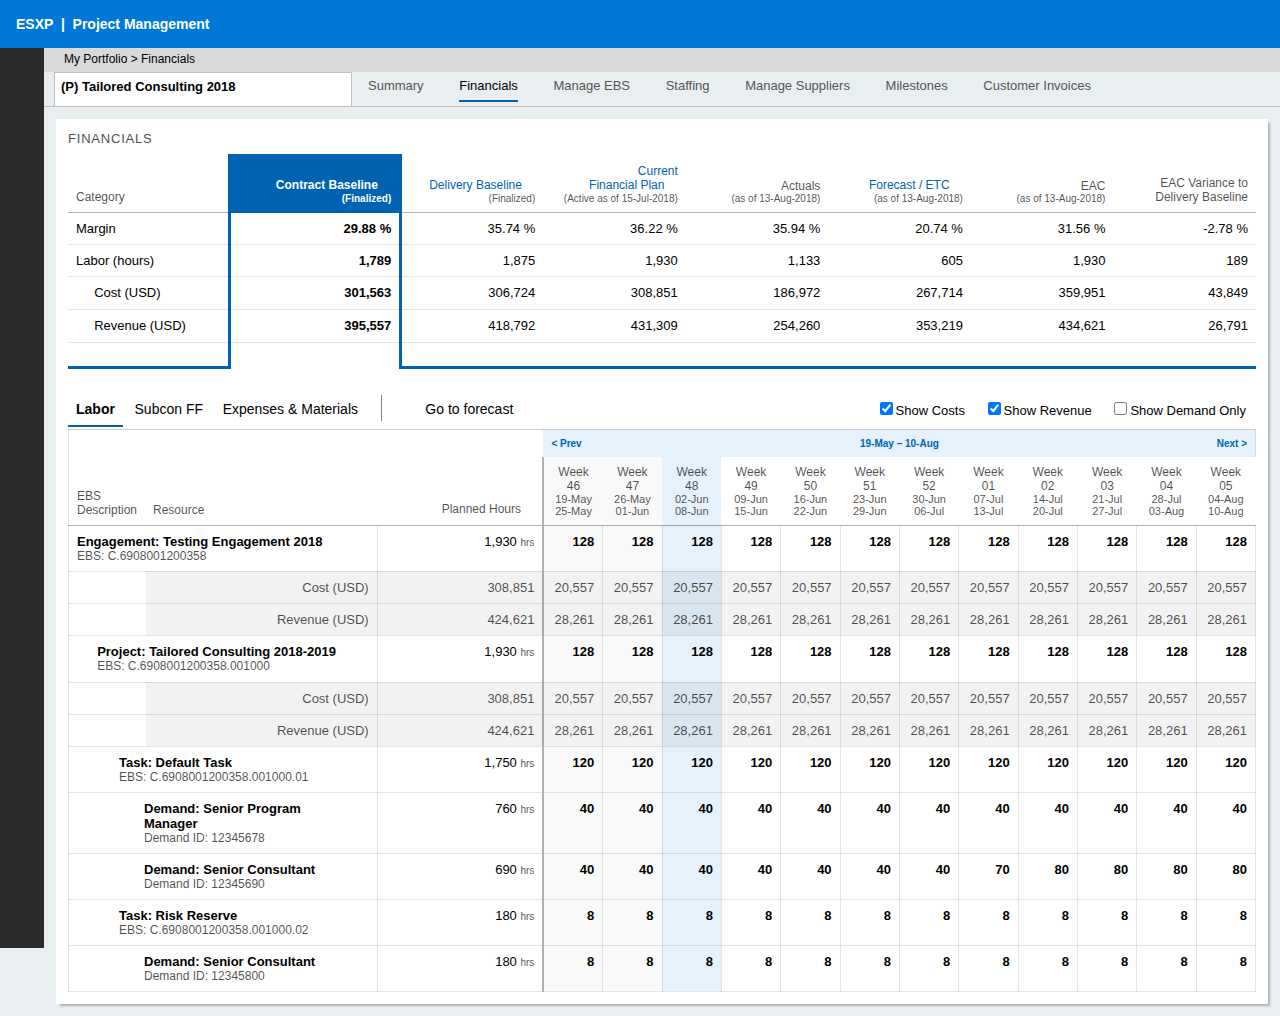
<file: FoW_ContractBaseline.html>
<html>
    <head>
        <title>Forecasting &amp; Planning Mockup</title>
        <link href="FoW.css" rel="stylesheet" />
        <script type="text/javascript">
            var showCostSummary = false;
            var showRevenueSummary = false;
            var showResource_1 = false;
            var showResource_2 = false;
            var showResource_3 = false;
            var showResource_4 = false;
            var showResource_5 = false;
            var showSubconFF_1 = false;
            var showSubconFF_2 = false;
            var showSubconFF_3 = false;
            var showExpense_1 = false;
            var showExpense_3 = false;
            var showProject_1 = true;
            var showProject_2 = true;
            var showProject_3 = true;
            var txtDisplayStyle = "none";
            var txtUpCaretStyle = "&#xE010;";
            var txtDownCaretStyle = "&#xE011;";

            function ShowHideRows(section) {
                if (section == "CostSummary") {
                    if (showCostSummary) {
                        txtDisplayStyle = "none";
                        showCostSummary = false;
                        document.getElementById("pdSummaryCosts").innerHTML = txtDownCaretStyle;
                        document.getElementById("rowCostSummaryGroup").className = "";
                    }
                    else {
                        txtDisplayStyle = "";
                        showCostSummary = true;
                        document.getElementById("pdSummaryCosts").innerHTML = txtUpCaretStyle;
                        document.getElementById("rowCostSummaryGroup").className = "trgroup";
                    }
                    document.getElementById("rowCostSummary1").style.display = txtDisplayStyle;
                    document.getElementById("rowCostSummary2").style.display = txtDisplayStyle;
                    document.getElementById("rowCostSummary3").style.display = txtDisplayStyle;
                }
                else if (section == "RevenueSummary") {
                    if (showRevenueSummary) {
                        txtDisplayStyle = "none";
                        showRevenueSummary = false;
                        document.getElementById("pdSummaryRevenue").innerHTML = txtDownCaretStyle;
                        document.getElementById("rowRevenueSummaryGroup").className = "";
                    }
                    else {
                        txtDisplayStyle = "";
                        showRevenueSummary = true;
                        document.getElementById("pdSummaryRevenue").innerHTML = txtUpCaretStyle;
                        document.getElementById("rowRevenueSummaryGroup").className = "trgroup";
                    }
                    document.getElementById("rowRevenueSummary1").style.display = txtDisplayStyle;
                    document.getElementById("rowRevenueSummary2").style.display = txtDisplayStyle;
                    document.getElementById("rowRevenueSummary3").style.display = txtDisplayStyle;
                }
                else if (section == "Resource_1") {
                    if (showResource_1) {
                        txtDisplayStyle = "none";
                        showResource_1 = false;
                        document.getElementById("pdResource_1").innerHTML = txtDownCaretStyle;
                    }
                    else {
                        txtDisplayStyle = "";
                        showResource_1 = true;
                        document.getElementById("pdResource_1").innerHTML = txtUpCaretStyle;
                    }
                    document.getElementById("rowResource_1_1").style.display = txtDisplayStyle;
                    document.getElementById("rowResource_1_2").style.display = txtDisplayStyle;
                }
                else if (section == "Resource_2") {
                    if (showResource_2) {
                        txtDisplayStyle = "none";
                        showResource_2 = false;
                        document.getElementById("pdResource_2").innerHTML = txtDownCaretStyle;
                    }
                    else {
                        txtDisplayStyle = "";
                        showResource_2 = true;
                        document.getElementById("pdResource_2").innerHTML = txtUpCaretStyle;
                    }
                    document.getElementById("rowResource_2_1").style.display = txtDisplayStyle;
                    document.getElementById("rowResource_2_2").style.display = txtDisplayStyle;
                }
                else if (section == "Resource_3") {
                    if (showResource_3) {
                        txtDisplayStyle = "none";
                        showResource_3 = false;
                        document.getElementById("pdResource_3").innerHTML = txtDownCaretStyle;
                    }
                    else {
                        txtDisplayStyle = "";
                        showResource_3 = true;
                        document.getElementById("pdResource_3").innerHTML = txtUpCaretStyle;
                    }
                    document.getElementById("rowResource_3_1").style.display = txtDisplayStyle;
                    document.getElementById("rowResource_3_2").style.display = txtDisplayStyle;
                }
                else if (section == "Resource_4") {
                    if (showResource_4) {
                        txtDisplayStyle = "none";
                        showResource_4 = false;
                        document.getElementById("pdResource_4").innerHTML = txtDownCaretStyle;
                    }
                    else {
                        txtDisplayStyle = "";
                        showResource_4 = true;
                        document.getElementById("pdResource_4").innerHTML = txtUpCaretStyle;
                    }
                    document.getElementById("rowResource_4_1").style.display = txtDisplayStyle;
                    document.getElementById("rowResource_4_2").style.display = txtDisplayStyle;
                }
                else if (section == "Resource_5") {
                    if (showResource_5) {
                        txtDisplayStyle = "none";
                        showResource_5 = false;
                        document.getElementById("pdResource_5").innerHTML = txtDownCaretStyle;
                    }
                    else {
                        txtDisplayStyle = "";
                        showResource_5 = true;
                        document.getElementById("pdResource_5").innerHTML = txtUpCaretStyle;
                    }
                    document.getElementById("rowResource_5_1").style.display = txtDisplayStyle;
                    document.getElementById("rowResource_5_2").style.display = txtDisplayStyle;
                }
                else if (section == "SubconFF_1") {
                    if (showSubconFF_1) {
                        txtDisplayStyle = "none";
                        showSubconFF_1 = false;
                        document.getElementById("pdSubconFF_1").innerHTML = txtDownCaretStyle;
                    }
                    else {
                        txtDisplayStyle = "";
                        showSubconFF_1 = true;
                        document.getElementById("pdSubconFF_1").innerHTML = txtUpCaretStyle;
                    }
                    document.getElementById("rowSubConFF_1_1").style.display = txtDisplayStyle;
                }
                else if (section == "SubconFF_2") {
                    if (showSubconFF_2) {
                        txtDisplayStyle = "none";
                        showSubconFF_2 = false;
                        document.getElementById("pdSubconFF_2").innerHTML = txtDownCaretStyle;
                    }
                    else {
                        txtDisplayStyle = "";
                        showSubconFF_2 = true;
                        document.getElementById("pdSubconFF_2").innerHTML = txtUpCaretStyle;
                    }
                    document.getElementById("rowSubConFF_2_1").style.display = txtDisplayStyle;
                }
                else if (section == "SubconFF_3") {
                    if (showSubconFF_3) {
                        txtDisplayStyle = "none";
                        showSubconFF_3 = false;
                        document.getElementById("pdSubconFF_3").innerHTML = txtDownCaretStyle;
                    }
                    else {
                        txtDisplayStyle = "";
                        showSubconFF_3 = true;
                        document.getElementById("pdSubconFF_3").innerHTML = txtUpCaretStyle;
                    }
                    document.getElementById("rowSubConFF_3_1").style.display = txtDisplayStyle;
                }
                else if (section == "Expense_1") {
                    if (showExpense_1) {
                        txtDisplayStyle = "none";
                        showExpense_1 = false;
                        document.getElementById("pdExpense_1").innerHTML = txtDownCaretStyle;
                    }
                    else {
                        txtDisplayStyle = "";
                        showExpense_1 = true;
                        document.getElementById("pdExpense_1").innerHTML = txtUpCaretStyle;
                    }
                    document.getElementById("rowExpense_1_1").style.display = txtDisplayStyle;
                }
                else if (section == "Expense_3") {
                    if (showExpense_3) {
                        txtDisplayStyle = "none";
                        showExpense_3 = false;
                        document.getElementById("pdExpense_3").innerHTML = txtDownCaretStyle;
                    }
                    else {
                        txtDisplayStyle = "";
                        showExpense_3 = true;
                        document.getElementById("pdExpense_3").innerHTML = txtUpCaretStyle;
                    }
                    document.getElementById("rowExpense_3_1").style.display = txtDisplayStyle;
                }
                else if (section == "Project_1") {
                    if (showProject_1) {
                        txtDisplayStyle = "none";
                        showProject_1 = false;
                        document.getElementById("pdProject_1").innerHTML = txtDownCaretStyle;
                    }
                    else {
                        txtDisplayStyle = "";
                        showProject_1 = true;
                        document.getElementById("pdProject_1").innerHTML = txtUpCaretStyle;
                    }
                    var tblFD = document.getElementById("tblDetailTable");
                    for (var r = 0, rowFD; rowFD = tblFD.rows[r]; r++) {
                        if (r > 5) {
                            if (rowFD.id.startsWith("rowResource_")) {
                                rowFD.style.display = "none";
                            }
                            else {
                                rowFD.style.display = txtDisplayStyle;
                            }
                        }
                    }
                }
                else if (section == "Project_2") {
                    if (showProject_2) {
                        txtDisplayStyle = "none";
                        showProject_2 = false;
                        document.getElementById("pdProject_2").innerHTML = txtDownCaretStyle;
                    }
                    else {
                        txtDisplayStyle = "";
                        showProject_2 = true;
                        document.getElementById("pdProject_2").innerHTML = txtUpCaretStyle;
                    }
                    var tblSC = document.getElementById("tblSubconFFTable");
                    for (var r = 0, rowSC; rowSC = tblSC.rows[r]; r++) {
                        if (r > 4) {
                            if (rowSC.id.startsWith("rowSubConFF_")) {
                                rowSC.style.display = "none";
                            }
                            else {
                                rowSC.style.display = txtDisplayStyle;
                            }
                        }
                    }
                }
                else if (section == "Project_3") {
                    if (showProject_3) {
                        txtDisplayStyle = "none";
                        showProject_3 = false;
                        document.getElementById("pdProject_3").innerHTML = txtDownCaretStyle;
                    }
                    else {
                        txtDisplayStyle = "";
                        showProject_3 = true;
                        document.getElementById("pdProject_3").innerHTML = txtUpCaretStyle;
                    }
                    var tblFD = document.getElementById("tblExpenseTable");
                    for (var r = 0, rowFD; rowFD = tblFD.rows[r]; r++) {
                        if (r > 3) {
                            if (rowFD.id.startsWith("rowExpense_")) {
                                rowFD.style.display = "none";
                            }
                            else {
                                rowFD.style.display = txtDisplayStyle;
                            }
                        }
                    }
                }
            }

            function hoverSummaryTable(n) {
                var tbl = document.getElementById("tblSummaryTable");

                for (var i = 0, row; row = tbl.rows[i]; i++) {
                    //if (i == 11) break;

                    if (row.className != "trsubrows") {
                        row.cells[n].className = "tdhoveractive tdright"
                    } else {
                        row.cells[n + 1].className = "tdhoveractive tdright"
                    }

                    if (i == 11) {
                        row.cells[n].className = "tdhoveractive tdSummaryFooter"
                    }
                }
            }

            function outSummaryTable(n) {
                var tbl = document.getElementById("tblSummaryTable");

                for (var i = 0, row; row = tbl.rows[i]; i++) {
                    //if (i == 11) break;

                    if (row.className != "trsubrows") {
                        row.cells[n].className = "tdright"
                    } else {
                        row.cells[n + 1].className = "tdright"
                    }

                    if (i == 11) {
                        row.cells[n].className = "tdSummaryFooter"
                    }
                }
            }

            function navSummaryTable(n) {
                var tbl = document.getElementById("tblSummaryTable");
                var destUrl;

                switch (n) {
                    case 1:
                        destUrl = "FoW_ContractBaseline.html";
                        break;
                    case 2:
                        destUrl = "FoW_DeliveryBaseline.html";
                        break;
                    case 3:
                        destUrl = "FoW_CFP.html";
                        break;
                    case 5:
                        destUrl = "FoW_Forecast.html";
                        break;
                }

                window.location.href = destUrl;
            }

            // Show/Hide the popup menu when user clicks anyway in the window.
            window.onclick = function (event) {
                var w = document.getElementById('divMenuOverflowList');
                var dDEM = document.getElementById('divMenuOverflowListDEM');
                var wEXP = document.getElementById('divMenuOverflowListEXP');
                var h = document.getElementById('divTooltipHelp');
                var dENG = document.getElementById('divMenuOverflowDetailENG');
                var dPROJ = document.getElementById('divMenuOverflowDetailPROJ');
                w.style.display = "none";
                dDEM.style.display = "none";
                wEXP.style.display = "none";
                h.style.display = "none";
                dENG.style.display = "none";
                dPROJ.style.display = "none";
                if (event.target.id.startsWith('btnMenuOverflow_')) {
                    w.style.left = event.clientX + document.body.scrollLeft;
                    w.style.top = event.clientY + document.body.scrollTop;
                    w.style.display = "inline-block";
                }
                else if (event.target.id.startsWith("btnMenuOverflowDEM_")) {
                    dDEM.style.left = event.clientX + document.body.scrollLeft;
                    dDEM.style.top = event.clientY + document.body.scrollTop;
                    dDEM.style.display = "inline-block";
                }
                else if (event.target.className == "tooltipicon") {
                    h.style.left = event.clientX + document.body.scrollLeft;
                    h.style.top = event.clientY + document.body.scrollTop;
                    h.style.display = "inline-block";
                }
                else if (event.target.id.startsWith('btnMenuOverflowEXP_')) {
                    wEXP.style.left = event.clientX + document.body.scrollLeft;
                    wEXP.style.top = event.clientY + document.body.scrollTop;
                    wEXP.style.display = "inline-block";
                }
                else if (event.target.id.startsWith('btnMenuOverflowDetail_')) {
                    if (event.target.id.endsWith('E')) {
                        dENG.style.left = event.clientX + document.body.scrollLeft;
                        dENG.style.top = event.clientY + document.body.scrollTop;
                        dENG.style.display = "inline-block";
                    }
                    else {
                        dPROJ.style.left = event.clientX + document.body.scrollLeft;
                        dPROJ.style.top = event.clientY + document.body.scrollTop;
                        dPROJ.style.display = "inline-block";
                    }
                }
            }

            function showResourceDetailsModal() {
                document.getElementById('modalResourceDetails').style.display = "";
            }

            function showDemandDetailsModal() {
                document.getElementById('modalDemandDetails').style.display = "";
            }

            function hideModals() {
                var m = document.getElementsByClassName('modalbg');
                var i;
                for (i = 0; i < m.length; i++) {
                    m[i].style.display = "none";
                }
            }

        </script>
    </head>
    <body>
        <div id="divMenuOverflowList" class="menuOverflowList">
            <p><a onclick="showResourceDetailsModal();" href="#">Resource details</a></p>
        </div>

        <div id="divMenuOverflowListDEM" class="menuOverflowList">
            <p><a onclick="showDemandDetailsModal();" href="#">Demand details</a></p>
        </div>


        <div id="divMenuOverflowListEXP" class="menuOverflowList">
            <p><a href="#">Copy row values</a></p>
            <p><a href="#">Paste row values</a></p>
        </div>

        <div id="divMenuOverflowDetailENG" class="menuOverflowList">
            <div class="formrow">
                <div class="fieldlabel">Engagement</div>
                <div>Testing Engagement 2018</div>
            </div>
            <div class="formrow" style="width: 47%; float: right;">
                <div class="fieldlabel">End Date</div>
                <div>30-Sep-2018</div>
            </div>
            <div class="formrow" style="width: 47%;">
                <div class="fieldlabel">Start Date</div>
                <div>01-Mar-2018</div>
            </div>
            <div class="formrow">
                <div class="fieldlabel">Primary Domain Project Manager</div>
                <div>Eduardo Filipe Gonzales</div>
            </div>
            <div class="formrow">
                <div class="fieldlabel">Additional Primary Domain Project Manager</div>
                <div>
                    Alejandro Rimeriez<br />
                    Lordes Sanchez de Castillo
                </div>
            </div>
        </div>

        <div id="divMenuOverflowDetailPROJ" class="menuOverflowList">
            <div class="formrow">
                <div class="fieldlabel">Project</div>
                <div>Tailored Consulting 2018-2019</div>
            </div>
            <div class="formrow" style="width: 47%; float: right;">
                <div class="fieldlabel">End Date</div>
                <div>30-Sep-2018</div>
            </div>
            <div class="formrow" style="width: 47%;">
                <div class="fieldlabel">Start Date</div>
                <div>01-Mar-2018</div>
            </div>
            <div class="formrow">
                <div class="fieldlabel">Domain</div>
                <div>ES Business Productivity</div>
            </div>
            <div class="formrow">
                <div class="fieldlabel">Domain Project Manager</div>
                <div>Eduardo Filipe Gonzales</div>
            </div>
            <div class="formrow">
                <div class="fieldlabel">Additional Domain Project Manager</div>
                <div>
                    (none)
                </div>
            </div>
        </div>

        <div id="divTooltipHelp" class="menuTooltipHelp">
            <p>This is some helpful text that defines what this data represents. Please consult the requirements for the final text.</p>
        </div>

        <div id="modalResourceDetails" class="modalbg" style="display:none;">
            <div class="modalbox">
                <div class="modalheader">
                    <div class="Xbutton" onclick="hideModals();">&#xE10A;</div>
                    <div class="subtitle">Resource Details</div>
                </div>
                <div id="modalSplitRole" class="modalbody">
                    <div class="formrow">
                        <table class="datatable">
                            <tr>
                                <td class="tdFTE tdbordernobottom">
                                    <p class="dataitembold">Sally Johnson</p>
                                    <p class="dataitemsmall">SENIOR PROGRAM MANAGER</p>
                                </td>
                            </tr>
                        </table>
                    </div>
                    <div class="formrow" style="width: 47%; float: right;">
                        <div class="fieldlabel">Resource Type</div>
                        <div>Full Time</div>
                    </div>
                    <div class="formrow" style="width: 47%;">
                        <div class="fieldlabel">Planned Role</div>
                        <div>Senior Project Manager</div>
                    </div>
                    <div class="formrow" style="width: 47%; float: right;">
                        <div class="fieldlabel">Business Partner ID</div>
                        <div>123456789</div>
                    </div>
                    <div class="formrow" style="width: 47%;">
                        <div class="fieldlabel">GRM Demand ID</div>
                        <div>123456789</div>
                    </div>
                    <div class="formrow" style="width: 47%; float: right;">
                        <div class="fieldlabel">Bill Rate</div>
                        <div>220 USD/hr</div>
                    </div>
                    <div class="formrow" style="width: 47%;">
                        <div class="fieldlabel">Cost Rate (since 01-Mar-2018)</div>
                        <div>180 USD/hr</div>
                    </div>
                    <div class="formrow" style="width: 47%; float: right;">
                        <div class="fieldlabel">Billing Role ID</div>
                        <div>123456</div>
                    </div>
                    <div class="formrow" style="width: 47%;">
                        <div class="fieldlabel">Domain</div>
                        <div>Business Applications</div>
                    </div>
                    <div class="formrow" style="width: 47%; float: right;">
                        <div class="fieldlabel">Resource Location</div>
                        <div>Toronto, Canada</div>
                    </div>
                    <div class="formrow" style="width: 47%;">
                        <div class="fieldlabel">Delivery Location</div>
                        <div>Toronto, Canada</div>
                    </div>
                    <div class="formrow" style="width: 47%; float: right;">
                        <div class="fieldlabel">PO Line Item</div>
                        <div>10</div>
                    </div>
                    <div class="formrow" style="width: 47%;">
                        <div class="fieldlabel">Purchase Order</div>
                        <div>90001266</div>
                    </div>
                    <div class="formrow">
                        <table class="datatable">
                            <thead>
                                <tr>
                                    <th>Category</th>
                                    <th class="tdright">Planned</th>
                                    <th class="tdright">Proposed</th>
                                    <th class="tdright">Staffed</th>
                                </tr>
                            </thead>
                            <tbody>
                                <tr>
                                    <td>Labor (hours)</td>
                                    <td class="tdright">250</td>
                                    <td class="tdright">250</td>
                                    <td class="tdright">210</td>
                                </tr>
                                <tr>
                                    <td>Cost (USD)</td>
                                    <td class="tdright">45,278</td>
                                    <td class="tdright">45,278</td>
                                    <td class="tdright">42,991</td>
                                </tr>
                                <tr>
                                    <td>Revenue (USD)</td>
                                    <td class="tdright">52,053</td>
                                    <td class="tdright">52,053</td>
                                    <td class="tdright">49,226</td>
                                </tr>
                            </tbody>
                        </table>
                    </div>
                </div>
                <div class="modalfooter" style="text-align:right;">
                    <button class="primarybutton" onclick="hideModals();">Close</button>
                </div>
            </div>
        </div>

        <div id="modalDemandDetails" class="modalbg" style="display:none;">
            <div class="modalbox">
                <div class="modalheader">
                    <div class="Xbutton" onclick="hideModals();">&#xE10A;</div>
                    <div class="subtitle">Demand Details</div>
                </div>
                <div id="modalSplitRole" class="modalbody">
                    <div class="formrow" style="width: 47%; float: right;">
                        <div class="fieldlabel">Resource Type</div>
                        <div>Full Time</div>
                    </div>
                    <div class="formrow" style="width: 47%;">
                        <div class="fieldlabel">Planned Role</div>
                        <div>Senior Project Manager</div>
                    </div>
                    <div class="formrow" style="width: 47%;">
                        <div class="fieldlabel">GRM Demand ID</div>
                        <div>123456789</div>
                    </div>
                    <div class="formrow" style="width: 47%; float: right;">
                        <div class="fieldlabel">Billing Role ID</div>
                        <div>123456</div>
                    </div>
                    <div class="formrow" style="width: 47%;">
                        <div class="fieldlabel">Domain</div>
                        <div>Business Applications</div>
                    </div>
                    <div class="formrow" style="width: 47%; float: right;">
                        <div class="fieldlabel">Resource Location</div>
                        <div>Toronto, Canada</div>
                    </div>
                    <div class="formrow" style="width: 47%;">
                        <div class="fieldlabel">Delivery Location</div>
                        <div>Toronto, Canada</div>
                    </div>
                    <div class="formrow" style="width: 47%; float: right;">
                        <div class="fieldlabel">PO Line Item</div>
                        <div>10</div>
                    </div>
                    <div class="formrow" style="width: 47%;">
                        <div class="fieldlabel">Purchase Order</div>
                        <div>90001266</div>
                    </div>
                    <div class="formrow">
                        <table class="datatable">
                            <thead>
                                <tr>
                                    <th>Category</th>
                                    <th class="tdright">Planned</th>
                                    <th class="tdright">Proposed</th>
                                </tr>
                            </thead>
                            <tbody>
                                <tr>
                                    <td>Labor (hours)</td>
                                    <td class="tdright">250</td>
                                    <td class="tdright">250</td>
                                </tr>
                                <tr>
                                    <td>Cost Rate</td>
                                    <td class="tdright">180</td>
                                    <td class="tdright">180</td>
                                </tr>
                                <tr class="trsubrows">
                                    <td class="tdindentL_1 tdtotal">Cost (USD)</td>
                                    <td class="tdright tdtotal">45,278</td>
                                    <td class="tdright tdtotal">45,278</td>
                                </tr>
                                <tr>
                                    <td>Revenue Rate</td>
                                    <td class="tdright">220</td>
                                    <td class="tdright">220</td>
                                </tr>
                                <tr class="trsubrows">
                                    <td class="tdindentL_1 tdtotal">Revenue (USD)</td>
                                    <td class="tdright tdtotal">52,053</td>
                                    <td class="tdright tdtotal">52,053</td>
                                </tr>
                            </tbody>
                        </table>
                    </div>
                </div>
                <div class="modalfooter" style="text-align:right;">
                    <button class="primarybutton" onclick="hideModals();">Close</button>
                </div>
            </div>
        </div>


        <div id="divHeader"><div class="middleitem">ESXP &nbsp;|&nbsp; Project Management</div></div>
        <div id="divBody">
            <!-- BEGIN LEFT NAV  -->
            <div id="divLeftNav">
                <button class="leftnavicon">&#xE700;</button>
                <button class="leftnavicon">&#xE12A;</button>
                <button class="leftnavicon">&#xE136;</button>
                <button class="leftnavicon">&#xE121;</button>
                <button class="leftnavicon">&#xE125;</button>
                <button class="leftnavicon">&#xEA98;</button>
                <button class="leftnavicon">&#xEB4E;</button>
                <button class="leftnavicon">&#xE15E;</button>
                <button class="leftnavicon">&#xE115;</button>
            </div>
            <div id="divContentArea">
                <div id="divBreadcrumb"><div class="middleitem">My Portfolio > Financials</div></div>
                <div id="divSecondaryNav">
                    <div id="divFakeProjectDD"><div class="middleitem">(P) Tailored Consulting 2018</div></div>
                    <ul>
                        <li>Summary</li>
                        <li><button class="navbuttonactive">Financials</button></li>
                        <li>Manage EBS</li>
                        <li>Staffing</li>
                        <li>Manage Suppliers</li>
                        <li>Milestones</li>
                        <li>Customer Invoices</li>
                    </ul>
                </div>
                <div id="divParts">
                    <div class="webpart">
                        <div class="webparttitle">FINANCIALS</div>
                        <!-- BEGIN SUMMARY TABLE -->
                        <table id="tblSummaryTable" class="datatable">
                            <thead>
                                <tr>
                                    <th colspan="2">Category</th>
                                    <th class="tdright tdSummaryActive">Contract Baseline<div class="tooltipicon">&#xE946;</div><br /><span class="dataitemsmaller">(Finalized)</span></th>
                                    <th class="tdright" style="width:12%" onmouseover="hoverSummaryTable(2);" onmouseout="outSummaryTable(2);" onclick="navSummaryTable(2);"><a href="FoW_DeliveryBaseline.html">Delivery Baseline</a><div class="tooltipicon">&#xE946;</div><br /><span class="dataitemsmaller">(Finalized)</span></th>
                                    <th class="tdright" style="width:12%" onmouseover="hoverSummaryTable(3);" onmouseout="outSummaryTable(3);" onclick="navSummaryTable(3);"><a href="FoW_CFP.html">Current<br />Financial Plan</a><div class="tooltipicon">&#xE946;</div><br /><span class="dataitemsmaller">(Active as of 15-Jul-2018)</span></th>
                                    <th class="tdright" style="width:12%">Actuals<br /><span class="dataitemsmaller">(as of 13-Aug-2018)</span></th>
                                    <th class="tdright" style="width:12%" onmouseover="hoverSummaryTable(5);" onmouseout="outSummaryTable(5);" onclick="navSummaryTable(5);"><a href="FoW_Forecast.html">Forecast / ETC</a><div class="tooltipicon">&#xE946;</div><br /><span class="dataitemsmaller">(as of 13-Aug-2018)</span></th>
                                    <th class="tdright" style="width:12%">EAC<br /><span class="dataitemsmaller">(as of 13-Aug-2018)</span></th>
                                    <th class="tdright" style="width:12%">EAC Variance to<br />Delivery Baseline</th>
                                </tr>
                            </thead>
                            <tbody>
                                <tr>
                                    <td colspan="2">Margin</td>
                                    <td class="tdright tdSummaryActive">29.88 %</td>
                                    <td class="tdright" onmouseover="hoverSummaryTable(2);" onmouseout="outSummaryTable(2);" onclick="navSummaryTable(2);">35.74 %</td>
                                    <td class="tdright" onmouseover="hoverSummaryTable(3);" onmouseout="outSummaryTable(3);" onclick="navSummaryTable(3);">36.22 %</td>
                                    <td class="tdright">35.94 %</td>
                                    <td class="tdright" onmouseover="hoverSummaryTable(5);" onmouseout="outSummaryTable(5);" onclick="navSummaryTable(5);">20.74 %</td>
                                    <td class="tdright">31.56 %</td>
                                    <td class="tdright">-2.78 %</td>
                                </tr>
                                <tr>
                                    <td colspan="2">Labor (hours)</td>
                                    <td class="tdright tdSummaryActive">1,789</td>
                                    <td class="tdright" onmouseover="hoverSummaryTable(2);" onmouseout="outSummaryTable(2);" onclick="navSummaryTable(2);">1,875</td>
                                    <td class="tdright" onmouseover="hoverSummaryTable(3);" onmouseout="outSummaryTable(3);" onclick="navSummaryTable(3);">1,930</td>
                                    <td class="tdright">1,133</td>
                                    <td class="tdright" onmouseover="hoverSummaryTable(5);" onmouseout="outSummaryTable(5);" onclick="navSummaryTable(5);">605</td>
                                    <td class="tdright">1,930</td>
                                    <td class="tdright">189</td>
                                </tr>
                                <tr id="rowCostSummaryGroup">
                                    <td colspan="2" onclick="ShowHideRows('CostSummary')" style="cursor:pointer;"><span id="pdSummaryCosts" style="font-family:'Segoe MDL2 Assets';padding-right:8px;">&#xE011;</span>Cost (USD)</td>
                                    <td class="tdright tdSummaryActive">301,563</td>
                                    <td class="tdright" onmouseover="hoverSummaryTable(2);" onmouseout="outSummaryTable(2);" onclick="navSummaryTable(2);">306,724</td>
                                    <td class="tdright" onmouseover="hoverSummaryTable(3);" onmouseout="outSummaryTable(3);" onclick="navSummaryTable(3);">308,851</td>
                                    <td class="tdright">186,972</td>
                                    <td class="tdright" onmouseover="hoverSummaryTable(5);" onmouseout="outSummaryTable(5);" onclick="navSummaryTable(5);">267,714</td>
                                    <td class="tdright">359,951</td>
                                    <td class="tdright">43,849</td>
                                </tr>
                                <tr id="rowCostSummary1" class="trsubrows" style="display:none;">
                                    <td class="tdwhite" style="width:40px;">&nbsp;</td>
                                    <td>Labor</td>
                                    <td class="tdright tdindentR tdSummaryActive">255,091</td>
                                    <td class="tdright tdindentR" onmouseover="hoverSummaryTable(2);" onmouseout="outSummaryTable(2);" onclick="navSummaryTable(2);">259,044</td>
                                    <td class="tdright tdindentR" onmouseover="hoverSummaryTable(3);" onmouseout="outSummaryTable(3);" onclick="navSummaryTable(3);">267,113</td>
                                    <td class="tdright tdindentR">181,280</td>
                                    <td class="tdright tdindentR" onmouseover="hoverSummaryTable(5);" onmouseout="outSummaryTable(5);" onclick="navSummaryTable(5);">256,825</td>
                                    <td class="tdright tdindentR">308,851</td>
                                    <td class="tdright tdindentR">49,062</td>
                                </tr>
                                <tr id="rowCostSummary2" class="trsubrows" style="display:none;">
                                    <td class="tdwhite" style="width:40px;">&nbsp;</td>
                                    <td>Subcon FF</td>
                                    <td class="tdright tdindentR tdSummaryActive">39,000</td>
                                    <td class="tdright tdindentR" onmouseover="hoverSummaryTable(2);" onmouseout="outSummaryTable(2);" onclick="navSummaryTable(2);">39,000</td>
                                    <td class="tdright tdindentR" onmouseover="hoverSummaryTable(3);" onmouseout="outSummaryTable(3);" onclick="navSummaryTable(3);">39,490</td>
                                    <td class="tdright tdindentR">3,189</td>
                                    <td class="tdright tdindentR" onmouseover="hoverSummaryTable(5);" onmouseout="outSummaryTable(5);" onclick="navSummaryTable(5);">6,016</td>
                                    <td class="tdright tdindentR">41,000</td>
                                    <td class="tdright tdindentR">2,000</td>
                                </tr>
                                <tr id="rowCostSummary3" class="trsubrows" style="display:none;">
                                    <td class="tdwhite" style="width:40px;">&nbsp;</td>
                                    <td>Expense &amp; Materials</td>
                                    <td class="tdright tdindentR tdSummaryActive">9,000</td>
                                    <td class="tdright tdindentR" onmouseover="hoverSummaryTable(2);" onmouseout="outSummaryTable(2);" onclick="navSummaryTable(2);">9,000</td>
                                    <td class="tdright tdindentR" onmouseover="hoverSummaryTable(3);" onmouseout="outSummaryTable(3);" onclick="navSummaryTable(3);">9,234</td>
                                    <td class="tdright tdindentR">1,003</td>
                                    <td class="tdright tdindentR" onmouseover="hoverSummaryTable(5);" onmouseout="outSummaryTable(5);" onclick="navSummaryTable(5);">8,694</td>
                                    <td class="tdright tdindentR">10,000</td>
                                    <td class="tdright tdindentR">1,000</td>
                                </tr>
                                <tr id="rowRevenueSummaryGroup" class="">
                                    <td colspan="2" onclick="ShowHideRows('RevenueSummary')" style="cursor:pointer;"><span id="pdSummaryRevenue" style="font-family:'Segoe MDL2 Assets';padding-right:8px;">&#xE011;</span>Revenue (USD)</td>
                                    <td class="tdright tdSummaryActive">395,557</td>
                                    <td class="tdright" onmouseover="hoverSummaryTable(2);" onmouseout="outSummaryTable(2);" onclick="navSummaryTable(2);">418,792</td>
                                    <td class="tdright" onmouseover="hoverSummaryTable(3);" onmouseout="outSummaryTable(3);" onclick="navSummaryTable(3);">431,309</td>
                                    <td class="tdright">254,260</td>
                                    <td class="tdright" onmouseover="hoverSummaryTable(5);" onmouseout="outSummaryTable(5);" onclick="navSummaryTable(5);">353,219</td>
                                    <td class="tdright">434,621</td>
                                    <td class="tdright">26,791</td>
                                </tr>
                                <tr id="rowRevenueSummary1" class="trsubrows" style="display:none;">
                                    <td class="tdwhite" style="width:40px;">&nbsp;</td>
                                    <td>Labor</td>
                                    <td class="tdright tdindentR tdSummaryActive" onmouseover="hoverSummaryTable(1);" onmouseout="outSummaryTable(1); onclick=" navSummaryTable(1);"">400,921</td>
                                    <td class="tdright tdindentR" onmouseover="hoverSummaryTable(2);" onmouseout="outSummaryTable(2);" onclick="navSummaryTable(2);">408,194</td>
                                    <td class="tdright tdindentR" onmouseover="hoverSummaryTable(3);" onmouseout="outSummaryTable(3);" onclick="navSummaryTable(3);">421,300</td>
                                    <td class="tdright tdindentR">249,260</td>
                                    <td class="tdright tdindentR" onmouseover="hoverSummaryTable(5);" onmouseout="outSummaryTable(5);" onclick="navSummaryTable(5);">352,108</td>
                                    <td class="tdright tdindentR">424,621</td>
                                    <td class="tdright tdindentR">18,813</td>
                                </tr>
                                <tr id="rowRevenueSummary2" class="trsubrows" style="display:none;">
                                    <td class="tdwhite" style="width:40px;">&nbsp;</td>
                                    <td>Subcon FF</td>
                                    <td class="tdright tdindentR tdSummaryActive">0</td>
                                    <td class="tdright tdindentR" onmouseover="hoverSummaryTable(2);" onmouseout="outSummaryTable(2);" onclick="navSummaryTable(2);">10,009</td>
                                    <td class="tdright tdindentR" onmouseover="hoverSummaryTable(3);" onmouseout="outSummaryTable(3);" onclick="navSummaryTable(3);">10,009</td>
                                    <td class="tdright tdindentR">5,000</td>
                                    <td class="tdright tdindentR" onmouseover="hoverSummaryTable(5);" onmouseout="outSummaryTable(5);" onclick="navSummaryTable(5);">1,925</td>
                                    <td class="tdright tdindentR">10,000</td>
                                    <td class="tdright tdindentR">9</td>
                                </tr>
                                <tr id="rowRevenueSummary3" class="trsubrows" style="display:none;">
                                    <td class="tdwhite" style="width:40px;">&nbsp;</td>
                                    <td>Expense &amp; Materials</td>
                                    <td class="tdright tdindentR tdSummaryActive">0</td>
                                    <td class="tdright tdindentR" onmouseover="hoverSummaryTable(2);" onmouseout="outSummaryTable(2);" onclick="navSummaryTable(2);">0</td>
                                    <td class="tdright tdindentR" onmouseover="hoverSummaryTable(3);" onmouseout="outSummaryTable(3);" onclick="navSummaryTable(3);">0</td>
                                    <td class="tdright tdindentR">0</td>
                                    <td class="tdright tdindentR" onmouseover="hoverSummaryTable(5);" onmouseout="outSummaryTable(5);" onclick="navSummaryTable(5);">0</td>
                                    <td class="tdright tdindentR">0</td>
                                    <td class="tdright tdindentR">0.00 %</td>
                                </tr>
                                <tr style="height:25px !important;">
                                    <td class="tdSummaryFooter" colspan="2"></td>
                                    <td class="tdbordernobottom tdSummaryActiveArrow"></td>
                                    <td class="tdSummaryFooter"></td>
                                    <td class="tdSummaryFooter"></td>
                                    <td class="tdSummaryFooter"></td>
                                    <td class="tdSummaryFooter"></td>
                                    <td class="tdSummaryFooter"></td>
                                    <td class="tdSummaryFooter"></td>
                                </tr>
                            </tbody>
                        </table>

                        <!-- BEGIN DETAIL TABLE -->

                        <div id="divCommandBar">
                            <button id="pivLabor" class="pivot pivotactive" onclick="showDetailSection('Labor');">Labor</button>
                            <button id="pivSubconFF" class="pivot" onclick="showDetailSection('Subcon');">Subcon FF</button>
                            <button id="pivExpense" class="pivot" onclick="showDetailSection('Expense');">Expenses &amp; Materials</button>
                            <script type="text/javascript">
                                function showDetailSection(s) {
                                    switch (s) {
                                        case "Labor":
                                            document.getElementById("secForecast").style.display = "";
                                            document.getElementById("divForecastRowOptions").style.display = "";
                                            document.getElementById("secSubconFF").style.display = "none";
                                            document.getElementById("secExpense").style.display = "none";

                                            document.getElementById("pivLabor").className = "pivot pivotactive";
                                            document.getElementById("pivSubconFF").className = "pivot";
                                            document.getElementById("pivExpense").className = "pivot";
                                            break;
                                        case "Subcon":
                                            document.getElementById("secForecast").style.display = "none";
                                            document.getElementById("divForecastRowOptions").style.display = "none";
                                            document.getElementById("secSubconFF").style.display = "";
                                            document.getElementById("secExpense").style.display = "none";

                                            document.getElementById("pivLabor").className = "pivot";
                                            document.getElementById("pivSubconFF").className = "pivot pivotactive";
                                            document.getElementById("pivExpense").className = "pivot";
                                            break;
                                        case "Expense":
                                            document.getElementById("secForecast").style.display = "none";
                                            document.getElementById("divForecastRowOptions").style.display = "none";
                                            document.getElementById("secSubconFF").style.display = "none";
                                            document.getElementById("secExpense").style.display = "";

                                            document.getElementById("pivLabor").className = "pivot";
                                            document.getElementById("pivSubconFF").className = "pivot";
                                            document.getElementById("pivExpense").className = "pivot pivotactive";
                                            break;
                                    }
                                }
                            </script>
                            <div style="width:8px;display:inline-block;">&nbsp;</div>
                            <span style="height:26px;width:1px;background-color:rgba(0,0,0,0.5);margin-top:6px;position:absolute;"></span>
                            <div style="width:8px;display:inline-block;">&nbsp;</div>
                            <button class="CommandBarButton" style="display:none;" onclick="editForecast();" id="btnEditForecast"><span style="font-family:'Segoe MDL2 Assets';color:rgb(0,108,193);font-size:16px;margin-right:8px;">&#xE70F;</span>Edit plan</button>
                            <button class="CommandBarButton" style="display:none;" onclick="valuateForecast();" id="btnValuate" disabled><span style="font-family:'Segoe MDL2 Assets';color:rgb(0,108,193);font-size:16px;margin-right:8px;">&#xE1CA;</span>Recalculate</button>
                            <button class="CommandBarButton" style="display:none;" onclick="saveForecast();" id="btnSave" disabled><span style="font-family:'Segoe MDL2 Assets';color:rgb(0,108,193);font-size:16px;margin-right:8px;">&#xE105;</span>Save</button>
                            <span style="DISPLAY:none;height:26px;width:1px;background-color:rgba(0,0,0,0.5);margin-top:6px;position:absolute;"></span>
                            <button class="CommandBarButton" onclick="navSummaryTable(5);" id="btnViewPlan" style="margin-left:4px;"><span style="font-family:'Segoe MDL2 Assets';color:rgb(0,108,193);font-size:16px;margin-right:8px;">&#xE0AD;</span>Go to forecast</button>
                            <div id="divForecastRowOptions" style="float:right;padding-top:10px;padding-right:10px;">
                                <div>
                                    <input type="checkbox" id="chkShowCosts" onchange="showCostInDetail();" checked /><label for="chkShowCosts" style="margin-right:15px;">Show Costs</label>
                                    <input type="checkbox" id="chkShowRevenue" onchange="showRevenueInDetail();" checked /><label for="chkShowRevenue" style="margin-right:15px;">Show Revenue</label>
                                    <input type="checkbox" id="chkShowResourcesOnly" onchange="showResourcesOnlyInDetail();" /><label for="chkShowResourcesOnly">Show Demand Only</label>
                                </div>
                            </div>
                            <script type="text/javascript">
                                var showCosts = false;
                                var showRevenue = false;
                                var showResourcesOnly = false;
                                var displaystyle = "";

                                function showCostInDetail() {
                                    if (showCosts) {
                                        displaystyle = "";
                                        showCosts = false;
                                    }
                                    else {
                                        displaystyle = "none";
                                        showCosts = true;
                                    }
                                    document.getElementById("trDetailCost_1").style.display = displaystyle;
                                    document.getElementById("trDetailCost_2").style.display = displaystyle;
                                    document.getElementById("rowResource_1_1").style.display = displaystyle;
                                    document.getElementById("rowResource_2_1").style.display = displaystyle;
                                    document.getElementById("rowResource_3_1").style.display = displaystyle;
                                    document.getElementById("rowResource_4_1").style.display = displaystyle;
                                    document.getElementById("rowResource_5_1").style.display = displaystyle;
                                }

                                function showRevenueInDetail() {
                                    if (showRevenue) {
                                        displaystyle = "";
                                        showRevenue = false;
                                    }
                                    else {
                                        displaystyle = "none";
                                        showRevenue = true;
                                    }
                                    document.getElementById("trDetailRevenue_1").style.display = displaystyle;
                                    document.getElementById("trDetailRevenue_2").style.display = displaystyle;
                                    document.getElementById("rowResource_1_2").style.display = displaystyle;
                                    document.getElementById("rowResource_2_2").style.display = displaystyle;
                                    document.getElementById("rowResource_3_2").style.display = displaystyle;
                                    document.getElementById("rowResource_4_2").style.display = displaystyle;
                                    document.getElementById("rowResource_5_2").style.display = displaystyle;
                                }

                                function showResourcesOnlyInDetail() {
                                    if (showResourcesOnly) {
                                        displaystyle = "";
                                        showResourcesOnly = false;
                                    }
                                    else {
                                        displaystyle = "none";
                                        showResourcesOnly = true;
                                        document.getElementById("trDetailCost_1").style.display = displaystyle;
                                        document.getElementById("trDetailCost_2").style.display = displaystyle;
                                        document.getElementById("trDetailRevenue_1").style.display = displaystyle;
                                        document.getElementById("trDetailRevenue_2").style.display = displaystyle;
                                    }
                                    document.getElementById("trEng").style.display = displaystyle;
                                    document.getElementById("trProj").style.display = displaystyle;
                                    document.getElementById("trTask_1").style.display = displaystyle;
                                    document.getElementById("trTask_2").style.display = displaystyle;
                                }

                                function editForecast(m) {
                                    var spans = document.getElementsByTagName("span");
                                    var txtinputs = document.getElementsByTagName("input");


                                    document.getElementById("btnValuate").disabled = false;
                                    document.getElementById("btnSave").disabled = false;

                                    for (var i = 0; i < spans.length; i++) {
                                        if (spans[i].id.startsWith("hrs_")) {
                                            if (m == "off") {
                                                spans[i].style.display = "";
                                            } else {
                                                spans[i].style.display = "none";
                                            }
                                        }
                                    }

                                    for (var i = 0; i < txtinputs.length; i++) {
                                        if (txtinputs[i].id.startsWith("txt_")) {
                                            if (m == "off") {
                                                txtinputs[i].style.display = "none";
                                            } else {
                                                txtinputs[i].style.display = "";
                                            }
                                        }
                                    }

                                    document.getElementById("btnViewPlan").disabled = true;
                                }

                                function valuateForecast() {
                                    alert("Values have been updated.");
                                }

                                function saveForecast() {
                                    alert("Are you sure you want to save this Current Financial Plan?");
                                    editForecast("off");
                                    document.getElementById("btnValuate").disabled = true;
                                    document.getElementById("btnSave").disabled = true;
                                    document.getElementById("btnViewPlan").disabled = false;
                                }

                            </script>
                        </div>

                        <div id="secForecast">
                            <div id="tableForecastDetails">
                                <table id="tblDetailTable" class="datatable datatable_findetails">
                                    <thead>
                                        <tr>
                                            <td colspan="3" class="tdbordernobottom tdbordernoright"></td>
                                            <td class="dataitemsmaller tdactiveweek tdbordernobottom tdbordernoright tdbordernoleft dataitembold"><a href="#">&lt; Prev</a></td>
                                            <td colspan="10" class="tdcenter dataitemsmaller tdactiveweek tdbordernobottom tdbordernoleft tdbordernoright dataitembold"><a href="#">19-May &ndash; 10-Aug</a></td>
                                            <td class="dataitemsmaller tdactiveweek tdright tdbordernobottom tdbordernoleft dataitembold"><a href="#">Next &gt;</a></td>
                                        </tr>
                                        <tr>
                                            <th style="width:50px;border-left: 1px solid rgba(0,0,0,0.1);">EBS Description</th>
                                            <th>Resource</th>
                                            <th class="tdright" style="width:14%">Planned Hours<div class="tooltipicon">&#xE946;</div></th>
                                            <th class="tdcenter tdlightestgrey tdborderleftstrong" style="width:5%">Week 46<p class="dataitemsmallest">19-May<br />25-May</p></th>
                                            <th class="tdcenter tdlightestgrey" style="width:5%">Week 47<p class="dataitemsmallest">26-May<br />01-Jun</p></th>
                                            <th class="tdcenter tdactiveweek" style="width:5%">Week 48<p class="dataitemsmallest">02-Jun<br />08-Jun</p></th>
                                            <th class="tdcenter" style="width:5%">Week 49<p class="dataitemsmallest">09-Jun<br />15-Jun</p></th>
                                            <th class="tdcenter" style="width:5%">Week 50<p class="dataitemsmallest">16-Jun<br />22-Jun</p></th>
                                            <th class="tdcenter" style="width:5%">Week 51<p class="dataitemsmallest">23-Jun<br />29-Jun</p></th>
                                            <th class="tdcenter" style="width:5%">Week 52<p class="dataitemsmallest">30-Jun<br />06-Jul</p></th>
                                            <th class="tdcenter" style="width:5%">Week 01<p class="dataitemsmallest">07-Jul<br />13-Jul</p></th>
                                            <th class="tdcenter" style="width:5%">Week 02<p class="dataitemsmallest">14-Jul<br />20-Jul</p></th>
                                            <th class="tdcenter" style="width:5%">Week 03<p class="dataitemsmallest">21-Jul<br />27-Jul</p></th>
                                            <th class="tdcenter" style="width:5%">Week 04<p class="dataitemsmallest">28-Jul<br />03-Aug</p></th>
                                            <th class="tdcenter" style="width:5%">Week 05<p class="dataitemsmallest">04-Aug<br />10-Aug</p></th>
                                        </tr>
                                    </thead>
                                    <tbody>
                                        <tr id="trEng">
                                            <td colspan="2">
                                                <div class="icoMenuOverflow">&#xE10C;</div>
                                                <div id="btnMenuOverflowDetail_E" class="icoMenuOverflow icoMenuOverflowCir">&#xEA3A;</div>
                                                <p class="dataitembold">Engagement: Testing Engagement 2018</p>
                                                <p class="dataitemsmall dataitemlight">EBS: C.6908001200358</p>
                                            </td>
                                            <td class="tdright">
                                                <p>1,930 <span class="dataitemlight dataitemsmaller">hrs</span></p>
                                            </td>
                                            <td class="tdright tdborderleftstrong tdtotal tdlightestgrey">128</td>
                                            <td class="tdright tdtotal tdlightestgrey">128</td>
                                            <td class="tdright tdtotal tdactiveweek">128</td>
                                            <td class="tdright tdtotal">128</td>
                                            <td class="tdright tdtotal">128</td>
                                            <td class="tdright tdtotal">128</td>
                                            <td class="tdright tdtotal">128</td>
                                            <td class="tdright tdtotal">128</td>
                                            <td class="tdright tdtotal">128</td>
                                            <td class="tdright tdtotal">128</td>
                                            <td class="tdright tdtotal">128</td>
                                            <td class="tdright tdtotal">128</td>
                                        </tr>
                                        <tr class="trsubrows" id="trDetailCost_1">
                                            <td class="tdwhite">&nbsp;</td>
                                            <td class="tdright"><p>Cost (USD)</p></td>
                                            <td class="tdright">
                                                <p>308,851</p>
                                            </td>
                                            <td class="tdright tdborderleftstrong">20,557</td>
                                            <td class="tdright">20,557</td>
                                            <td class="tdright tdactiveweek">20,557</td>
                                            <td class="tdright">20,557</td>
                                            <td class="tdright">20,557</td>
                                            <td class="tdright">20,557</td>
                                            <td class="tdright">20,557</td>
                                            <td class="tdright">20,557</td>
                                            <td class="tdright">20,557</td>
                                            <td class="tdright">20,557</td>
                                            <td class="tdright">20,557</td>
                                            <td class="tdright">20,557</td>
                                        </tr>
                                        <tr class="trsubrows" id="trDetailRevenue_1">
                                            <td class="tdwhite">&nbsp;</td>
                                            <td class="tdright"><p>Revenue (USD)</p></td>
                                            <td class="tdright">
                                                <p>424,621</p>
                                            </td>
                                            <td class="tdright tdborderleftstrong">28,261</td>
                                            <td class="tdright">28,261</td>
                                            <td class="tdright tdactiveweek">28,261</td>
                                            <td class="tdright">28,261</td>
                                            <td class="tdright">28,261</td>
                                            <td class="tdright">28,261</td>
                                            <td class="tdright">28,261</td>
                                            <td class="tdright">28,261</td>
                                            <td class="tdright">28,261</td>
                                            <td class="tdright">28,261</td>
                                            <td class="tdright">28,261</td>
                                            <td class="tdright">28,261</td>
                                        </tr>
                                        <tr id="trProj">
                                            <td colspan="2">
                                                <div class="icoMenuOverflow">&#xE10C;</div>
                                                <div id="btnMenuOverflowDetail_P" class="icoMenuOverflow icoMenuOverflowCir">&#xEA3A;</div>
                                                <div id="pdProject_1" onclick="ShowHideRows('Project_1')" style="font-family:'Segoe MDL2 Assets';padding-right:10px;float:left;height:30px;cursor:pointer;">&#xE010;</div>
                                                <p class="dataitembold">Project: Tailored Consulting 2018-2019</p>
                                                <p class="dataitemsmall dataitemlight">EBS: C.6908001200358.001000</p>
                                            </td>
                                            <td class="tdright">
                                                <p>1,930 <span class="dataitemlight dataitemsmaller">hrs</span></p>
                                            </td>
                                            <td class="tdright tdborderleftstrong tdtotal tdlightestgrey">128</td>
                                            <td class="tdright tdtotal tdlightestgrey">128</td>
                                            <td class="tdright tdtotal tdactiveweek">128</td>
                                            <td class="tdright tdtotal">128</td>
                                            <td class="tdright tdtotal">128</td>
                                            <td class="tdright tdtotal">128</td>
                                            <td class="tdright tdtotal">128</td>
                                            <td class="tdright tdtotal">128</td>
                                            <td class="tdright tdtotal">128</td>
                                            <td class="tdright tdtotal">128</td>
                                            <td class="tdright tdtotal">128</td>
                                            <td class="tdright tdtotal">128</td>
                                        </tr>
                                        <tr class="trsubrows" id="trDetailCost_2">
                                            <td class="tdwhite">&nbsp;</td>
                                            <td class="tdright"><p>Cost (USD)</p></td>
                                            <td class="tdright">
                                                <p>308,851</p>
                                            </td>
                                            <td class="tdright tdborderleftstrong">20,557</td>
                                            <td class="tdright">20,557</td>
                                            <td class="tdright tdactiveweek">20,557</td>
                                            <td class="tdright">20,557</td>
                                            <td class="tdright">20,557</td>
                                            <td class="tdright">20,557</td>
                                            <td class="tdright">20,557</td>
                                            <td class="tdright">20,557</td>
                                            <td class="tdright">20,557</td>
                                            <td class="tdright">20,557</td>
                                            <td class="tdright">20,557</td>
                                            <td class="tdright">20,557</td>
                                        </tr>
                                        <tr class="trsubrows" id="trDetailRevenue_2">
                                            <td class="tdwhite">&nbsp;</td>
                                            <td class="tdright"><p>Revenue (USD)</p></td>
                                            <td class="tdright">
                                                <p>424,621</p>
                                            </td>
                                            <td class="tdright tdborderleftstrong">28,261</td>
                                            <td class="tdright">28,261</td>
                                            <td class="tdright tdactiveweek">28,261</td>
                                            <td class="tdright">28,261</td>
                                            <td class="tdright">28,261</td>
                                            <td class="tdright">28,261</td>
                                            <td class="tdright">28,261</td>
                                            <td class="tdright">28,261</td>
                                            <td class="tdright">28,261</td>
                                            <td class="tdright">28,261</td>
                                            <td class="tdright">28,261</td>
                                            <td class="tdright">28,261</td>
                                        </tr>
                                        <tr id="trTask_1">
                                            <td colspan="2" class="tdindentL_2">
                                                <p class="dataitembold">Task: Default Task</p>
                                                <p class="dataitemsmall dataitemlight">EBS: C.6908001200358.001000.01</p>
                                            </td>
                                            <td class="tdright">
                                                <p>1,750 <span class="dataitemlight dataitemsmaller">hrs</span></p>
                                            </td>
                                            <td class="tdright tdborderleftstrong tdtotal tdlightestgrey">120</td>
                                            <td class="tdright tdtotal tdlightestgrey">120</td>
                                            <td class="tdright tdtotal tdactiveweek">120</td>
                                            <td class="tdright tdtotal">120</td>
                                            <td class="tdright tdtotal">120</td>
                                            <td class="tdright tdtotal">120</td>
                                            <td class="tdright tdtotal">120</td>
                                            <td class="tdright tdtotal">120</td>
                                            <td class="tdright tdtotal">120</td>
                                            <td class="tdright tdtotal">120</td>
                                            <td class="tdright tdtotal">120</td>
                                            <td class="tdright tdtotal">120</td>
                                        </tr>
                                        <tr id="trDemand_1">
                                            <td colspan="2" class="tdindentL_3">
                                                <div class="icoMenuOverflow">&#xE10C;</div>
                                                <div id="btnMenuOverflowDEM_1" class="icoMenuOverflow icoMenuOverflowCir">&#xEA3A;</div>
                                                <p class="dataitembold">Demand: Senior Program Manager</p>
                                                <p class="dataitemsmall dataitemlight">Demand ID: 12345678</p>
                                            </td>
                                            <td class="tdright">
                                                <p>760 <span class="dataitemlight dataitemsmaller">hrs</span></p>
                                            </td>
                                            <td class="tdright tdborderleftstrong tdtotal tdlightestgrey">40</td>
                                            <td class="tdright tdtotal tdlightestgrey">40</td>
                                            <td class="tdright tdtotal tdactiveweek">40</td>
                                            <td class="tdright tdtotal">40</td>
                                            <td class="tdright tdtotal">40</td>
                                            <td class="tdright tdtotal">40</td>
                                            <td class="tdright tdtotal">40</td>
                                            <td class="tdright tdtotal">40</td>
                                            <td class="tdright tdtotal">40</td>
                                            <td class="tdright tdtotal">40</td>
                                            <td class="tdright tdtotal">40</td>
                                            <td class="tdright tdtotal">40</td>
                                        </tr>
                                        <tr style="display:none;">
                                            <td onclick="ShowHideRows('Resource_1')" style="cursor:pointer;" class="tdwhite tdright"><span id="pdResource_1" style="font-family:'Segoe MDL2 Assets';padding-right:5px;">&#xE011;</span></td>
                                            <td class="tdFTE">
                                                <div class="icoMenuOverflow">&#xE10C;</div>
                                                <div id="btnMenuOverflow_4" class="icoMenuOverflow icoMenuOverflowCir">&#xEA3A;</div>
                                                <p class="dataitembold">Sally Johnson</p>
                                                <p class="dataitemsmall">SENIOR PROGRAM MANAGER</p>
                                            </td>
                                            <td class="tdright">
                                                <p>760 <span class="dataitemlight dataitemsmaller">hrs</span></p>
                                            </td>
                                            <td class="tdright tdlightestgrey tdborderleftstrong"><span id="hrs_R1_W1">40</span><input id="txt_R1_W1" type="text" value="40" class="fctext" style="display:none;" /></td>
                                            <td class="tdright tdlightestgrey"><span id="hrs_R1_W2">40</span><input id="txt_R1_W2" type="text" value="40" class="fctext" style="display:none;" /></td>
                                            <td class="tdright tdactiveweek"><span id="hrs_R1_W3">40</span><input id="txt_R1_W3" type="text" value="40" class="fctext" style="display:none;" /></td>
                                            <td class="tdright"><span id="hrs_R1_W4">40</span><input id="txt_R1_W4" type="text" value="40" class="fctext" style="display:none;" /></td>
                                            <td class="tdright"><span id="hrs_R1_W5">40</span><input id="txt_R1_W5" type="text" value="40" class="fctext" style="display:none;" /></td>
                                            <td class="tdright"><span id="hrs_R1_W6">40</span><input id="txt_R1_W6" type="text" value="40" class="fctext" style="display:none;" /></td>
                                            <td class="tdright"><span id="hrs_R1_W7">40</span><input id="txt_R1_W7" type="text" value="40" class="fctext" style="display:none;" /></td>
                                            <td class="tdright"><span id="hrs_R1_W8">40</span><input id="txt_R1_W8" type="text" value="40" class="fctext" style="display:none;" /></td>
                                            <td class="tdright"><span id="hrs_R1_W9">40</span><input id="txt_R1_W9" type="text" value="40" class="fctext" style="display:none;" /></td>
                                            <td class="tdright"><span id="hrs_R1_W10">40</span><input id="txt_R1_W10" type="text" value="40" class="fctext" style="display:none;" /></td>
                                            <td class="tdright"><span id="hrs_R1_W11">40</span><input id="txt_R1_W11" type="text" value="40" class="fctext" style="display:none;" /></td>
                                            <td class="tdright"><span id="hrs_R1_W12">40</span><input id="txt_R1_W12" type="text" value="40" class="fctext" style="display:none;" /></td>
                                        </tr>
                                        <tr class="trsubrows" id="rowResource_1_1" style="display:none;">
                                            <td class="tdwhite">&nbsp;</td>
                                            <td class="tdright"><p>Cost (USD)</p></td>
                                            <td class="tdright">
                                                <p>121,673</p>
                                            </td>
                                            <td class="tdborderleftstrong tdright">6,402</td>
                                            <td class="tdright">6,402</td>
                                            <td class="tdright tdactiveweek">6,402</td>
                                            <td class="tdright">6,402</td>
                                            <td class="tdright">6,402</td>
                                            <td class="tdright">6,402</td>
                                            <td class="tdright">6,402</td>
                                            <td class="tdright">6,402</td>
                                            <td class="tdright">6,402</td>
                                            <td class="tdright">6,402</td>
                                            <td class="tdright">6,402</td>
                                            <td class="tdright">6,402</td>
                                        </tr>
                                        <tr class="trsubrows" id="rowResource_1_2" style="display:none;">
                                            <td class="tdwhite">&nbsp;</td>
                                            <td class="tdright"><p>Revenue (USD)</p></td>
                                            <td class="tdright">
                                                <p>167,202</p>
                                            </td>
                                            <td class="tdborderleftstrong tdright">8,816</td>
                                            <td class="tdright">8,816</td>
                                            <td class="tdright tdactiveweek">8,816</td>
                                            <td class="tdright">8,816</td>
                                            <td class="tdright">8,816</td>
                                            <td class="tdright">8,816</td>
                                            <td class="tdright">8,816</td>
                                            <td class="tdright">8,816</td>
                                            <td class="tdright">8,816</td>
                                            <td class="tdright">8,816</td>
                                            <td class="tdright">8,816</td>
                                            <td class="tdright">8,816</td>
                                        </tr>
                                        <tr id="trDemand_2">
                                            <td colspan="2" class="tdindentL_3">
                                                <div class="icoMenuOverflow">&#xE10C;</div>
                                                <div id="btnMenuOverflowDEM_2" class="icoMenuOverflow icoMenuOverflowCir">&#xEA3A;</div>
                                                <p class="dataitembold">Demand: Senior Consultant</p>
                                                <p class="dataitemsmall dataitemlight">Demand ID: 12345690</p>
                                            </td>
                                            <td class="tdright">
                                                <p>690 <span class="dataitemlight dataitemsmaller">hrs</span></p>
                                            </td>
                                            <td class="tdright tdborderleftstrong tdtotal tdlightestgrey">40</td>
                                            <td class="tdright tdtotal tdlightestgrey">40</td>
                                            <td class="tdright tdtotal tdactiveweek">40</td>
                                            <td class="tdright tdtotal">40</td>
                                            <td class="tdright tdtotal">40</td>
                                            <td class="tdright tdtotal">40</td>
                                            <td class="tdright tdtotal">40</td>
                                            <td class="tdright tdtotal">70</td>
                                            <td class="tdright tdtotal">80</td>
                                            <td class="tdright tdtotal">80</td>
                                            <td class="tdright tdtotal">80</td>
                                            <td class="tdright tdtotal">80</td>
                                        </tr>
                                        <tr style="display:none;">
                                            <td onclick="ShowHideRows('Resource_2')" style="cursor:pointer;" class="tdwhite tdright"><span id="pdResource_2" style="font-family:'Segoe MDL2 Assets';padding-right:5px;">&#xE011;</span></td>
                                            <td class="tdFTE">
                                                <div class="icoMenuOverflow">&#xE10C;</div>
                                                <div id="btnMenuOverflow_5" class="icoMenuOverflow icoMenuOverflowCir">&#xEA3A;</div>
                                                <p class="dataitembold">Clint Eastwood</p>
                                                <p class="dataitemsmall">SENIOR CONSULTANT</p>
                                            </td>
                                            <td class="tdright">
                                                <p>580 <span class="dataitemlight dataitemsmaller">hrs</span></p>
                                            </td>
                                            <td class="tdright tdlightestgrey tdborderleftstrong"><span id="hrs_R2_W1">40</span><input id="txt_R2_W1" type="text" value="40" class="fctext" style="display:none;" /></td>
                                            <td class="tdright tdlightestgrey"><span id="hrs_R2_W2">40</span><input id="txt_R2_W2" type="text" value="40" class="fctext" style="display:none;" /></td>
                                            <td class="tdright tdactiveweek"><span id="hrs_R2_W3">40</span><input id="txt_R2_W3" type="text" value="40" class="fctext" style="display:none;" /></td>
                                            <td class="tdright"><span id="hrs_R2_W4">40</span><input id="txt_R2_W4" type="text" value="40" class="fctext" style="display:none;" /></td>
                                            <td class="tdright"><span id="hrs_R2_W5">40</span><input id="txt_R2_W5" type="text" value="40" class="fctext" style="display:none;" /></td>
                                            <td class="tdright"><span id="hrs_R2_W6">40</span><input id="txt_R2_W6" type="text" value="40" class="fctext" style="display:none;" /></td>
                                            <td class="tdright"><span id="hrs_R2_W7">40</span><input id="txt_R2_W7" type="text" value="40" class="fctext" style="display:none;" /></td>
                                            <td class="tdright"><span id="hrs_R2_W8">40</span><input id="txt_R2_W8" type="text" value="40" class="fctext" style="display:none;" /></td>
                                            <td class="tdright"><span id="hrs_R2_W9">40</span><input id="txt_R2_W9" type="text" value="40" class="fctext" style="display:none;" /></td>
                                            <td class="tdright"><span id="hrs_R2_W10">40</span><input id="txt_R2_W10" type="text" value="40" class="fctext" style="display:none;" /></td>
                                            <td class="tdright"><span id="hrs_R2_W11">40</span><input id="txt_R2_W11" type="text" value="40" class="fctext" style="display:none;" /></td>
                                            <td class="tdright"><span id="hrs_R2_W12">40</span><input id="txt_R2_W12" type="text" value="40" class="fctext" style="display:none;" /></td>
                                        </tr>
                                        <tr class="trsubrows" id="rowResource_2_1" style="display:none;">
                                            <td class="tdwhite">&nbsp;</td>
                                            <td class="tdright"><p>Cost (USD)</p></td>
                                            <td class="tdright">
                                                <p>92,866</p>
                                            </td>
                                            <td class="tdborderleftstrong tdright">6,402</td>
                                            <td class="tdright">6,402</td>
                                            <td class="tdright tdactiveweek">6,402</td>
                                            <td class="tdright">6,402</td>
                                            <td class="tdright">6,402</td>
                                            <td class="tdright">6,402</td>
                                            <td class="tdright">6,402</td>
                                            <td class="tdright">6,402</td>
                                            <td class="tdright">6,402</td>
                                            <td class="tdright">6,402</td>
                                            <td class="tdright">6,402</td>
                                            <td class="tdright">6,402</td>
                                        </tr>
                                        <tr class="trsubrows" id="rowResource_2_2" style="display:none;">
                                            <td class="tdwhite">&nbsp;</td>
                                            <td class="tdright"><p>Revenue (USD)</p></td>
                                            <td class="tdright">
                                                <p>127,652</p>
                                            </td>
                                            <td class="tdborderleftstrong tdright">8,816</td>
                                            <td class="tdright">8,816</td>
                                            <td class="tdright tdactiveweek">8,816</td>
                                            <td class="tdright">8,816</td>
                                            <td class="tdright">8,816</td>
                                            <td class="tdright">8,816</td>
                                            <td class="tdright">8,816</td>
                                            <td class="tdright">8,816</td>
                                            <td class="tdright">8,816</td>
                                            <td class="tdright">8,816</td>
                                            <td class="tdright">8,816</td>
                                            <td class="tdright">8,816</td>
                                        </tr>
                                        <tr style="display:none;">
                                            <td onclick="ShowHideRows('Resource_4')" style="cursor:pointer;" class="tdwhite tdright"><span id="pdResource_4" style="font-family:'Segoe MDL2 Assets';padding-right:5px;">&#xE011;</span></td>
                                            <td class="tdUnassigned">
                                                <div class="icoMenuOverflow">&#xE10C;</div>
                                                <div id="btnMenuOverflow_7" class="icoMenuOverflow icoMenuOverflowCir">&#xEA3A;</div>
                                                <p class="dataitembold">Unassigned</p>
                                                <p class="dataitemsmall">SENIOR CONSULTANT</p>
                                            </td>
                                            <td class="tdright">
                                                <p>110 <span class="dataitemlight dataitemsmaller">hrs</span></p>
                                            </td>
                                            <td class="tdright tdlightestgrey tdborderleftstrong"><span id="hrs_R4_W1">0</span><input id="txt_R4_W1" type="text" value="0" class="fctext" style="display:none;" /></td>
                                            <td class="tdright tdlightestgrey"><span id="hrs_R4_W2">0</span><input id="txt_R4_W2" type="text" value="0" class="fctext" style="display:none;" /></td>
                                            <td class="tdright tdactiveweek"><span id="hrs_R4_W3">0</span><input id="txt_R4_W3" type="text" value="0" class="fctext" style="display:none;" /></td>
                                            <td class="tdright"><span id="hrs_R4_W4">0</span><input id="txt_R4_W4" type="text" value="0" class="fctext" style="display:none;" /></td>
                                            <td class="tdright"><span id="hrs_R4_W5">0</span><input id="txt_R4_W5" type="text" value="0" class="fctext" style="display:none;" /></td>
                                            <td class="tdright"><span id="hrs_R4_W6">0</span><input id="txt_R4_W6" type="text" value="0" class="fctext" style="display:none;" /></td>
                                            <td class="tdright"><span id="hrs_R4_W7">0</span><input id="txt_R4_W7" type="text" value="0" class="fctext" style="display:none;" /></td>
                                            <td class="tdright"><span id="hrs_R4_W8">30</span><input id="txt_R4_W8" type="text" value="30" class="fctext" style="display:none;" /></td>
                                            <td class="tdright"><span id="hrs_R4_W9">40</span><input id="txt_R4_W9" type="text" value="40" class="fctext" style="display:none;" /></td>
                                            <td class="tdright"><span id="hrs_R4_W10">40</span><input id="txt_R4_W10" type="text" value="40" class="fctext" style="display:none;" /></td>
                                            <td class="tdright"><span id="hrs_R4_W11">40</span><input id="txt_R4_W11" type="text" value="40" class="fctext" style="display:none;" /></td>
                                            <td class="tdright"><span id="hrs_R4_W12">40</span><input id="txt_R4_W12" type="text" value="40" class="fctext" style="display:none;" /></td>
                                        </tr>
                                        <tr class="trsubrows" id="rowResource_4_1" style="display:none;">
                                            <td class="tdwhite">&nbsp;</td>
                                            <td class="tdright"><p>Cost (USD)</p></td>
                                            <td class="tdright">
                                                <p>17,658</p>
                                            </td>
                                            <td class="tdright tdborderleftstrong">0</td>
                                            <td class="tdright">0</td>
                                            <td class="tdright tdactiveweek">0</td>
                                            <td class="tdright">0</td>
                                            <td class="tdright">0</td>
                                            <td class="tdright">0</td>
                                            <td class="tdright">0</td>
                                            <td class="tdright">4,955</td>
                                            <td class="tdright">6,402</td>
                                            <td class="tdright">6,402</td>
                                            <td class="tdright">6,402</td>
                                            <td class="tdright">6,402</td>
                                        </tr>
                                        <tr class="trsubrows" id="rowResource_4_2" style="display:none;">
                                            <td class="tdwhite">&nbsp;</td>
                                            <td class="tdright"><p>Revenue (USD)</p></td>
                                            <td class="tdright">
                                                <p>24,299</p>
                                            </td>
                                            <td class="tdright tdborderleftstrong">0</td>
                                            <td class="tdright">0</td>
                                            <td class="tdright tdactiveweek">0</td>
                                            <td class="tdright">0</td>
                                            <td class="tdright">0</td>
                                            <td class="tdright">0</td>
                                            <td class="tdright">0</td>
                                            <td class="tdright">6,936</td>
                                            <td class="tdright">8,816</td>
                                            <td class="tdright">8,816</td>
                                            <td class="tdright">8,816</td>
                                            <td class="tdright">8,816</td>
                                        </tr>
                                        <tr style="display:none;">
                                            <td onclick="ShowHideRows('Resource_3')" style="cursor:pointer;" class="tdwhite tdright"><span id="pdResource_3" style="font-family:'Segoe MDL2 Assets';padding-right:5px;">&#xE011;</span></td>
                                            <td class="tdCS">
                                                <div class="icoMenuOverflow">&#xE10C;</div>
                                                <div id="btnMenuOverflow_6" class="icoMenuOverflow icoMenuOverflowCir">&#xEA3A;</div>
                                                <p class="dataitembold">Billy Bob Thornton</p>
                                                <p class="dataitemsmall">SUBCONTRACTOR <font class="textdarkred">(Non-billable)</font></p>
                                            </td>
                                            <td class="tdright">
                                                <p>300 <span class="dataitemlight dataitemsmaller">hrs</span></p>
                                            </td>
                                            <td class="tdright tdlightestgrey tdborderleftstrong"><span id="hrs_R3_W1">40</span><input id="txt_R3_W1" type="text" value="40" class="fctext" style="display:none;" /></td>
                                            <td class="tdright tdlightestgrey"><span id="hrs_R3_W2">40</span><input id="txt_R3_W2" type="text" value="40" class="fctext" style="display:none;" /></td>
                                            <td class="tdright tdactiveweek"><span id="hrs_R3_W3">40</span><input id="txt_R3_W3" type="text" value="40" class="fctext" style="display:none;" /></td>
                                            <td class="tdright"><span id="hrs_R3_W4">40</span><input id="txt_R3_W4" type="text" value="40" class="fctext" style="display:none;" /></td>
                                            <td class="tdright"><span id="hrs_R3_W5">40</span><input id="txt_R3_W5" type="text" value="40" class="fctext" style="display:none;" /></td>
                                            <td class="tdright"><span id="hrs_R3_W6">40</span><input id="txt_R3_W6" type="text" value="40" class="fctext" style="display:none;" /></td>
                                            <td class="tdright"><span id="hrs_R3_W7">40</span><input id="txt_R3_W7" type="text" value="40" class="fctext" style="display:none;" /></td>
                                            <td class="tdright"><span id="hrs_R3_W8">40</span><input id="txt_R3_W8" type="text" value="40" class="fctext" style="display:none;" /></td>
                                            <td class="tdright"><span id="hrs_R3_W9">40</span><input id="txt_R3_W9" type="text" value="40" class="fctext" style="display:none;" /></td>
                                            <td class="tdright"><span id="hrs_R3_W10">40</span><input id="txt_R3_W10" type="text" value="40" class="fctext" style="display:none;" /></td>
                                            <td class="tdright"><span id="hrs_R3_W11">40</span><input id="txt_R3_W11" type="text" value="40" class="fctext" style="display:none;" /></td>
                                            <td class="tdright"><span id="hrs_R3_W12">40</span><input id="txt_R3_W12" type="text" value="40" class="fctext" style="display:none;" /></td>
                                        </tr>
                                        <tr class="trsubrows" id="rowResource_3_1" style="display:none;">
                                            <td class="tdwhite">&nbsp;</td>
                                            <td class="tdright"><p>Cost (USD)</p></td>
                                            <td class="tdright">
                                                <p>36,159</p>
                                            </td>
                                            <td class="tdright tdborderleftstrong">4,805</td>
                                            <td class="tdright">4,805</td>
                                            <td class="tdright tdactiveweek">4,805</td>
                                            <td class="tdright">4,805</td>
                                            <td class="tdright">4,805</td>
                                            <td class="tdright">4,805</td>
                                            <td class="tdright">4,805</td>
                                            <td class="tdright">4,805</td>
                                            <td class="tdright">4,805</td>
                                            <td class="tdright">4,805</td>
                                            <td class="tdright">4,805</td>
                                            <td class="tdright">4,805</td>
                                        </tr>
                                        <tr class="trsubrows" id="rowResource_3_2" style="display:none;">
                                            <td class="tdwhite">&nbsp;</td>
                                            <td class="tdright"><p>Revenue (USD)</p></td>
                                            <td class="tdright">
                                                <p>0</p>
                                            </td>
                                            <td class="tdright tdborderleftstrong">0</td>
                                            <td class="tdright">0</td>
                                            <td class="tdright tdactiveweek">0</td>
                                            <td class="tdright">0</td>
                                            <td class="tdright">0</td>
                                            <td class="tdright">0</td>
                                            <td class="tdright">0</td>
                                            <td class="tdright">0</td>
                                            <td class="tdright">0</td>
                                            <td class="tdright">0</td>
                                            <td class="tdright">0</td>
                                            <td class="tdright">0</td>
                                        </tr>

                                        <tr id="trTask_2">
                                            <td colspan="2" class="tdindentL_2">
                                                <p class="dataitembold">Task: Risk Reserve</p>
                                                <p class="dataitemsmall dataitemlight">EBS: C.6908001200358.001000.02</p>
                                            </td>
                                            <td class="tdright">
                                                <p>180 <span class="dataitemlight dataitemsmaller">hrs</span></p>
                                            </td>
                                            <td class="tdright tdlightestgrey tdborderleftstrong tdtotal">8</td>
                                            <td class="tdright tdlightestgrey tdtotal">8</td>
                                            <td class="tdright tdactiveweek tdtotal">8</td>
                                            <td class="tdright tdtotal">8</td>
                                            <td class="tdright tdtotal">8</td>
                                            <td class="tdright tdtotal">8</td>
                                            <td class="tdright tdtotal">8</td>
                                            <td class="tdright tdtotal">8</td>
                                            <td class="tdright tdtotal">8</td>
                                            <td class="tdright tdtotal">8</td>
                                            <td class="tdright tdtotal">8</td>
                                            <td class="tdright tdtotal">8</td>
                                        </tr>
                                        <tr id="trDemand_3">
                                            <td colspan="2" class="tdindentL_3">
                                                <div class="icoMenuOverflow">&#xE10C;</div>
                                                <div id="btnMenuOverflowDEM_3" class="icoMenuOverflow icoMenuOverflowCir">&#xEA3A;</div>
                                                <p class="dataitembold">Demand: Senior Consultant</p>
                                                <p class="dataitemsmall dataitemlight">Demand ID: 12345800</p>
                                            </td>
                                            <td class="tdright">
                                                <p>180 <span class="dataitemlight dataitemsmaller">hrs</span></p>
                                            </td>
                                            <td class="tdright tdborderleftstrong tdtotal tdlightestgrey">8</td>
                                            <td class="tdright tdtotal tdlightestgrey">8</td>
                                            <td class="tdright tdtotal tdactiveweek">8</td>
                                            <td class="tdright tdtotal">8</td>
                                            <td class="tdright tdtotal">8</td>
                                            <td class="tdright tdtotal">8</td>
                                            <td class="tdright tdtotal">8</td>
                                            <td class="tdright tdtotal">8</td>
                                            <td class="tdright tdtotal">8</td>
                                            <td class="tdright tdtotal">8</td>
                                            <td class="tdright tdtotal">8</td>
                                            <td class="tdright tdtotal">8</td>
                                        </tr>
                                        <tr style="display:none;">
                                            <td onclick="ShowHideRows('Resource_5')" style="cursor:pointer;" class="tdwhite tdright"><span id="pdResource_5" style="font-family:'Segoe MDL2 Assets';padding-right:5px;">&#xE011;</span></td>
                                            <td class="tdFTE">
                                                <div class="icoMenuOverflow">&#xE10C;</div>
                                                <div id="btnMenuOverflow_9" class="icoMenuOverflow icoMenuOverflowCir">&#xEA3A;</div>
                                                <p class="dataitembold">Alejandro Rodriguez</p>
                                                <p class="dataitemsmall">SENIOR CONSULTANT</p>
                                            </td>
                                            <td class="tdright">
                                                <p>180 <span class="dataitemlight dataitemsmaller">hrs</span></p>
                                            </td>
                                            <td class="tdright tdlightestgrey tdborderleftstrong"><span id="hrs_R5_W1">8</span><input id="txt_R5_W1" type="text" value="8" class="fctext" style="display:none;" /></td>
                                            <td class="tdright tdlightestgrey"><span id="hrs_R5_W2">8</span><input id="txt_R5_W2" type="text" value="8" class="fctext" style="display:none;" /></td>
                                            <td class="tdright tdactiveweek"><span id="hrs_R5_W3">8</span><input id="txt_R5_W3" type="text" value="8" class="fctext" style="display:none;" /></td>
                                            <td class="tdright"><span id="hrs_R5_W4">8</span><input id="txt_R5_W4" type="text" value="8" class="fctext" style="display:none;" /></td>
                                            <td class="tdright"><span id="hrs_R5_W5">8</span><input id="txt_R5_W5" type="text" value="8" class="fctext" style="display:none;" /></td>
                                            <td class="tdright"><span id="hrs_R5_W6">8</span><input id="txt_R5_W6" type="text" value="8" class="fctext" style="display:none;" /></td>
                                            <td class="tdright"><span id="hrs_R5_W7">8</span><input id="txt_R5_W7" type="text" value="8" class="fctext" style="display:none;" /></td>
                                            <td class="tdright"><span id="hrs_R5_W8">8</span><input id="txt_R5_W8" type="text" value="8" class="fctext" style="display:none;" /></td>
                                            <td class="tdright"><span id="hrs_R5_W9">8</span><input id="txt_R5_W9" type="text" value="8" class="fctext" style="display:none;" /></td>
                                            <td class="tdright"><span id="hrs_R5_W10">8</span><input id="txt_R5_W10" type="text" value="8" class="fctext" style="display:none;" /></td>
                                            <td class="tdright"><span id="hrs_R5_W11">8</span><input id="txt_R5_W11" type="text" value="8" class="fctext" style="display:none;" /></td>
                                            <td class="tdright"><span id="hrs_R5_W12">8</span><input id="txt_R5_W12" type="text" value="8" class="fctext" style="display:none;" /></td>
                                        </tr>
                                        <tr class="trsubrows" id="rowResource_5_1" style="display:none;">
                                            <td class="tdwhite">&nbsp;</td>
                                            <td class="tdright"><p>Cost (USD)</p></td>
                                            <td class="tdright">
                                                <p>28,881</p>
                                            </td>
                                            <td class="tdborderleftstrong tdright">1,302</td>
                                            <td class="tdright">1,302</td>
                                            <td class="tdright tdactiveweek">1,302</td>
                                            <td class="tdright">1,302</td>
                                            <td class="tdright">1,302</td>
                                            <td class="tdright">1,302</td>
                                            <td class="tdright">1,302</td>
                                            <td class="tdright">1,302</td>
                                            <td class="tdright">1,302</td>
                                            <td class="tdright">1,302</td>
                                            <td class="tdright">1,302</td>
                                            <td class="tdright">1,302</td>
                                        </tr>
                                        <tr class="trsubrows" id="rowResource_5_2" style="display:none;">
                                            <td class="tdwhite">&nbsp;</td>
                                            <td class="tdright"><p>Revenue (USD)</p></td>
                                            <td class="tdright">
                                                <p>39,697</p>
                                            </td>
                                            <td class="tdborderleftstrong tdright">1,766</td>
                                            <td class="tdright">1,766</td>
                                            <td class="tdright tdactiveweek">1,766</td>
                                            <td class="tdright">1,766</td>
                                            <td class="tdright">1,766</td>
                                            <td class="tdright">1,766</td>
                                            <td class="tdright">1,766</td>
                                            <td class="tdright">1,766</td>
                                            <td class="tdright">1,766</td>
                                            <td class="tdright">1,766</td>
                                            <td class="tdright">1,766</td>
                                            <td class="tdright">1,766</td>
                                        </tr>
                                    </tbody>
                                </table>
                            </div>
                        </div>

                        <div id="secSubconFF" style="display:none">
                            <div id="tableSubconFFDetails">
                                <table id="tblSubconFFTable" class="datatable datatable_findetails">
                                    <thead>
                                        <tr>
                                            <td colspan="3" class="tdbordernobottom tdbordernoright"></td>
                                            <td class="dataitemsmaller tdactiveweek tdbordernobottom tdbordernoright tdbordernoleft dataitembold"><a href="#">&lt; Prev</a></td>
                                            <td colspan="10" class="tdcenter dataitemsmaller tdactiveweek tdbordernobottom tdbordernoleft tdbordernoright dataitembold"><a href="#">12-May &ndash; 10-Aug</a></td>
                                            <td class="dataitemsmaller tdactiveweek tdright tdbordernobottom tdbordernoleft dataitembold"><a href="#">Next &gt;</a></td>
                                        </tr>
                                        <tr>
                                            <th style="width:50px;border-left: 1px solid rgba(0,0,0,0.1);">EBS Description</th>
                                            <th>Purchase Order</th>
                                            <th class="tdright" style="width:14%">Purchase Order (Planned)<div class="tooltipicon">&#xE946;</div></th>
                                            <th class="tdcenter tdlightestgrey tdborderleftstrong" style="width:5%">Week 46<p class="dataitemsmallest">19-May<br />25-May</p></th>
                                            <th class="tdcenter tdlightestgrey" style="width:5%">Week 47<p class="dataitemsmallest">26-May<br />01-Jun</p></th>
                                            <th class="tdcenter tdactiveweek" style="width:5%">Week 48<p class="dataitemsmallest">02-Jun<br />08-Jun</p></th>
                                            <th class="tdcenter" style="width:5%">Week 49<p class="dataitemsmallest">09-Jun<br />15-Jun</p></th>
                                            <th class="tdcenter" style="width:5%">Week 50<p class="dataitemsmallest">16-Jun<br />22-Jun</p></th>
                                            <th class="tdcenter" style="width:5%">Week 51<p class="dataitemsmallest">23-Jun<br />29-Jun</p></th>
                                            <th class="tdcenter" style="width:5%">Week 52<p class="dataitemsmallest">30-Jun<br />06-Jul</p></th>
                                            <th class="tdcenter" style="width:5%">Week 01<p class="dataitemsmallest">07-Jul<br />13-Jul</p></th>
                                            <th class="tdcenter" style="width:5%">Week 02<p class="dataitemsmallest">14-Jul<br />20-Jul</p></th>
                                            <th class="tdcenter" style="width:5%">Week 52<p class="dataitemsmallest">21-Jul<br />27-Jul</p></th>
                                            <th class="tdcenter" style="width:5%">Week 01<p class="dataitemsmallest">28-Jul<br />03-Aug</p></th>
                                            <th class="tdcenter" style="width:5%">Week 02<p class="dataitemsmallest">04-Aug<br />10-Aug</p></th>
                                        </tr>
                                    </thead>
                                    <tbody>
                                        <tr id="trSCEng">
                                            <td colspan="2">
                                                <div class="icoMenuOverflow">&#xE10C;</div>
                                                <div id="btnMenuOverflowDetail_E" class="icoMenuOverflow icoMenuOverflowCir">&#xEA3A;</div>
                                                <p class="dataitembold">Engagement: Testing Engagement 2018</p>
                                                <p class="dataitemsmall dataitemlight">EBS: C.6908001200358</p>
                                            </td>
                                            <td class="tdright">
                                                <div class="micrographbg" style="DISPLAY:none;">
                                                    <div class="micrograph_G" style="width:6px;"></div>
                                                </div>39,490
                                                <p class="dataitemlight dataitemsmaller">(USD)</p>
                                            </td>
                                            <td class="tdright tdborderleftstrong tdtotal tdlightestgrey">9 %</td>
                                            <td class="tdright tdtotal tdlightestgrey">9 %</td>
                                            <td class="tdright tdtotal tdactiveweek">9 %</td>
                                            <td class="tdright tdtotal">9 %</td>
                                            <td class="tdright tdtotal">11 %</td>
                                            <td class="tdright tdtotal">11 %</td>
                                            <td class="tdright tdtotal">11 %</td>
                                            <td class="tdright tdtotal">41 %</td>
                                            <td class="tdright tdtotal">43 %</td>
                                            <td class="tdright tdtotal">43 %</td>
                                            <td class="tdright tdtotal">43 %</td>
                                            <td class="tdright tdtotal">43 %</td>
                                        </tr>
                                        <tr id="trSCProj">
                                            <td colspan="2">
                                                <div class="icoMenuOverflow">&#xE10C;</div>
                                                <div id="btnMenuOverflowDetail_P" class="icoMenuOverflow icoMenuOverflowCir">&#xEA3A;</div>
                                                <div id="pdProject_2" onclick="ShowHideRows('Project_2')" style="font-family:'Segoe MDL2 Assets';padding-right:10px;float:left;height:30px;cursor:pointer;">&#xE010;</div>
                                                <p class="dataitembold">Project: Tailored Consulting 2018-2019</p>
                                                <p class="dataitemsmall dataitemlight">EBS: C.6908001200358.001000</p>
                                            </td>
                                            <td class="tdright">
                                                <div class="micrographbg" style="DISPLAY:none;">
                                                    <div class="micrograph_G" style="width:6px;"></div>
                                                </div>39,490
                                                <p class="dataitemlight dataitemsmaller">(USD)</p>
                                            </td>
                                            <td class="tdright tdborderleftstrong tdtotal tdlightestgrey">9 %</td>
                                            <td class="tdright tdtotal tdlightestgrey">9 %</td>
                                            <td class="tdright tdtotal tdactiveweek">9 %</td>
                                            <td class="tdright tdtotal">9 %</td>
                                            <td class="tdright tdtotal">11 %</td>
                                            <td class="tdright tdtotal">11 %</td>
                                            <td class="tdright tdtotal">11 %</td>
                                            <td class="tdright tdtotal">41 %</td>
                                            <td class="tdright tdtotal">43 %</td>
                                            <td class="tdright tdtotal">43 %</td>
                                            <td class="tdright tdtotal">43 %</td>
                                            <td class="tdright tdtotal">43 %</td>
                                        </tr>
                                        <tr id="trSCTask_1">
                                            <td colspan="2" class="tdindentL_2">
                                                <p class="dataitembold">Task: Default Task</p>
                                                <p class="dataitemsmall dataitemlight">EBS: C.6908001200358.001000.01</p>
                                            </td>
                                            <td class="tdright">
                                                <div class="micrographbg" style="DISPLAY:none;">
                                                    <div class="micrograph_G" style="width:15px;"></div>
                                                </div>2,000
                                                <p class="dataitemlight dataitemsmaller">(USD)</p>
                                            </td>
                                            <td class="tdright tdlightestgrey tdborderleftstrong tdtotal">25 %</td>
                                            <td class="tdright tdlightestgrey tdtotal">25%</td>
                                            <td class="tdright tdactiveweek tdtotal">25 %</td>
                                            <td class="tdright tdtotal">25 %</td>
                                            <td class="tdright tdtotal">50 %</td>
                                            <td class="tdright tdtotal">50 %</td>
                                            <td class="tdright tdtotal">50 %</td>
                                            <td class="tdright tdtotal">50 %</td>
                                            <td class="tdright tdtotal">100 %</td>
                                            <td class="tdright tdtotal">100 %</td>
                                            <td class="tdright tdtotal">100 %</td>
                                            <td class="tdright tdtotal">100 %</td>
                                        </tr>
                                        <tr>
                                            <td onclick="ShowHideRows('SubconFF_1')" style="cursor:pointer;" class="tdwhite tdright"><span id="pdSubconFF_1" style="font-family:'Segoe MDL2 Assets';padding-right:5px;">&#xE011;</span></td>
                                            <td>
                                                <!--
                                            <div class="icoMenuOverflow">&#xE10C;</div>
                                            <div id="btnMenuOverflowEXP_10" class="icoMenuOverflow icoMenuOverflowCir">&#xEA3A;</div>
                                                                                        -->
                                                <p class="dataitembold">PO 90001234</p>
                                                <p class="dataitemsmall">Line item: 10</p>
                                            </td>
                                            <td class="tdright">
                                                <div class="micrographbg" style="DISPLAY:none;">
                                                    <div class="micrograph_G" style="width:1px;"></div>
                                                </div>1,000
                                                <p class="dataitemlight dataitemsmaller">(USD)</p>
                                            </td>
                                            <td class="tdright tdlightestgrey tdborderleftstrong"><span id="hrs_S1_W11">0 %</span><input id="txt_S1_W11" type="text" value="0" class="fctext" style="display:none;" /></td>
                                            <td class="tdright tdlightestgrey"><span id="hrs_S1_W12">0 %</span><input id="txt_S1_W12" type="text" value="0" class="fctext" style="display:none;" /></td>
                                            <td class="tdright tdactiveweek"><span id="hrs_S1_W1">0 %</span><input id="txt_S1_W1" type="text" value="0" class="fctext" style="display:none;" /></td>
                                            <td class="tdright"><span id="hrs_S1_W2">0 %</span><input id="txt_S1_W2" type="text" value="0" class="fctext" style="display:none;" /></td>
                                            <td class="tdright"><span id="hrs_S1_W3">0 %</span><input id="txt_S1_W3" type="text" value="0" class="fctext" style="display:none;" /></td>
                                            <td class="tdright"><span id="hrs_S1_W4">0 %</span><input id="txt_S1_W4" type="text" value="0" class="fctext" style="display:none;" /></td>
                                            <td class="tdright"><span id="hrs_S1_W5">0 %</span><input id="txt_S1_W5" type="text" value="0" class="fctext" style="display:none;" /></td>
                                            <td class="tdright"><span id="hrs_S1_W6">0 %</span><input id="txt_S1_W6" type="text" value="0" class="fctext" style="display:none;" /></td>
                                            <td class="tdright"><span id="hrs_S1_W7">100 %</span><input id="txt_S1_W7" type="text" value="100" class="fctext" style="display:none;" /></td>
                                            <td class="tdright"><span id="hrs_S1_W8">100 %</span><input id="txt_S1_W8" type="text" value="100" class="fctext" style="display:none;" /></td>
                                            <td class="tdright"><span id="hrs_S1_W9">100 %</span><input id="txt_S1_W9" type="text" value="100" class="fctext" style="display:none;" /></td>
                                            <td class="tdright"><span id="hrs_S1_W10">100 %</span><input id="txt_S1_W10" type="text" value="100" class="fctext" style="display:none;" /></td>
                                        </tr>
                                        <tr class="trsubrows" id="rowSubConFF_1_1" style="display:none;">
                                            <td class="tdwhite">&nbsp;</td>
                                            <td class="tdright"><p>Cost (USD)</p></td>
                                            <td class="tdright">
                                                <div class="micrographbg" style="DISPLAY:none;">
                                                    <div class="micrograph_G" style="width:1px;"></div>
                                                </div>1,000
                                            </td>
                                            <td class="tdborderleftstrong tdright">0</td>
                                            <td class="tdright">0</td>
                                            <td class="tdright tdactiveweek">0</td>
                                            <td class="tdright">0</td>
                                            <td class="tdright">0</td>
                                            <td class="tdright">0</td>
                                            <td class="tdright">0</td>
                                            <td class="tdright">0</td>
                                            <td class="tdright">1,000</td>
                                            <td class="tdright">1,000</td>
                                            <td class="tdright">1,000</td>
                                            <td class="tdright">1,000</td>
                                        </tr>
                                        <tr>
                                            <td onclick="ShowHideRows('SubconFF_2')" style="cursor:pointer;" class="tdwhite tdright"><span id="pdSubconFF_2" style="font-family:'Segoe MDL2 Assets';padding-right:5px;">&#xE011;</span></td>
                                            <td>
                                                <!--
                                            <div class="icoMenuOverflow">&#xE10C;</div>
                                            <div id="btnMenuOverflowEXP_11" class="icoMenuOverflow icoMenuOverflowCir">&#xEA3A;</div>
                                                                                        -->
                                                <p class="dataitembold">PO 90001234</p>
                                                <p class="dataitemsmall">Line Item: 20</p>
                                            </td>
                                            <td class="tdright">
                                                <div class="micrographbg" style="DISPLAY:none;">
                                                    <div class="micrograph_G" style="width:30px;"></div>
                                                </div>1,000
                                                <p class="dataitemlight dataitemsmaller">(USD)</p>
                                            </td>
                                            <td class="tdright tdlightestgrey tdborderleftstrong"><span id="hrs_S2_W11">50 %</span><input id="txt_S2_W11" type="text" value="50" class="fctext" style="display:none;" /></td>
                                            <td class="tdright tdlightestgrey"><span id="hrs_S2_W12">50 %</span><input id="txt_S2_W12" type="text" value="50" class="fctext" style="display:none;" /></td>
                                            <td class="tdright tdactiveweek"><span id="hrs_S2_W1">50 %</span><input id="txt_S2_W1" type="text" value="50" class="fctext" style="display:none;" /></td>
                                            <td class="tdright"><span id="hrs_S2_W2">50 %</span><input id="txt_S2_W2" type="text" value="50" class="fctext" style="display:none;" /></td>
                                            <td class="tdright"><span id="hrs_S2_W3">100 %</span><input id="txt_S2_W3" type="text" value="100" class="fctext" style="display:none;" /></td>
                                            <td class="tdright"><span id="hrs_S2_W4">100 %</span><input id="txt_S2_W4" type="text" value="100" class="fctext" style="display:none;" /></td>
                                            <td class="tdright"><span id="hrs_S2_W5">100 %</span><input id="txt_S2_W5" type="text" value="100" class="fctext" style="display:none;" /></td>
                                            <td class="tdright"><span id="hrs_S2_W6">100 %</span><input id="txt_S2_W6" type="text" value="100" class="fctext" style="display:none;" /></td>
                                            <td class="tdright"><span id="hrs_S2_W7">100 %</span><input id="txt_S2_W7" type="text" value="100" class="fctext" style="display:none;" /></td>
                                            <td class="tdright"><span id="hrs_S2_W8">100 %</span><input id="txt_S2_W8" type="text" value="100" class="fctext" style="display:none;" /></td>
                                            <td class="tdright"><span id="hrs_S2_W9">100 %</span><input id="txt_S2_W9" type="text" value="100" class="fctext" style="display:none;" /></td>
                                            <td class="tdright"><span id="hrs_S2_W10">100 %</span><input id="txt_S2_W10" type="text" value="100" class="fctext" style="display:none;" /></td>
                                        </tr>
                                        <tr class="trsubrows" id="rowSubConFF_2_1" style="display:none;">
                                            <td class="tdwhite">&nbsp;</td>
                                            <td class="tdright"><p>Cost (USD)</p></td>
                                            <td class="tdright">
                                                <div class="micrographbg" style="DISPLAY:none;">
                                                    <div class="micrograph_G" style="width:1px;"></div>
                                                </div>1,000
                                            </td>
                                            <td class="tdborderleftstrong tdright">500</td>
                                            <td class="tdright">500</td>
                                            <td class="tdright tdactiveweek">500</td>
                                            <td class="tdright">500</td>
                                            <td class="tdright">1,000</td>
                                            <td class="tdright">1,000</td>
                                            <td class="tdright">1,000</td>
                                            <td class="tdright">1,000</td>
                                            <td class="tdright">1,000</td>
                                            <td class="tdright">1,000</td>
                                            <td class="tdright">1,000</td>
                                            <td class="tdright">1,000</td>
                                        </tr>
                                        <tr id="trSCTask_2">
                                            <td colspan="2" class="tdindentL_2">
                                                <p class="dataitembold">Task: Another Task</p>
                                                <p class="dataitemsmall dataitemlight">EBS: C.6908001200358.001000.02</p>
                                            </td>
                                            <td class="tdright">
                                                <div class="micrographbg" style="DISPLAY:none;">
                                                    <div class="micrograph_G" style="width:2px;"></div>
                                                </div>37,490
                                                <p class="dataitemlight dataitemsmaller">(USD)</p>
                                            </td>
                                            <td class="tdright tdlightestgrey tdborderleftstrong tdtotal">3 %</td>
                                            <td class="tdright tdlightestgrey tdtotal">3 %</td>
                                            <td class="tdright tdactiveweek tdtotal">3 %</td>
                                            <td class="tdright tdtotal">3 %</td>
                                            <td class="tdright tdtotal">3 %</td>
                                            <td class="tdright tdtotal">3 %</td>
                                            <td class="tdright tdtotal">3 %</td>
                                            <td class="tdright tdtotal">40 %</td>
                                            <td class="tdright tdtotal">40 %</td>
                                            <td class="tdright tdtotal">40 %</td>
                                            <td class="tdright tdtotal">40 %</td>
                                            <td class="tdright tdtotal">40 %</td>
                                        </tr>
                                        <tr>
                                            <td onclick="ShowHideRows('SubconFF_3')" style="cursor:pointer;" class="tdwhite tdright"><span id="pdSubconFF_3" style="font-family:'Segoe MDL2 Assets';padding-right:5px;">&#xE011;</span></td>
                                            <td>
                                                <!--
                                            <div class="icoMenuOverflow">&#xE10C;</div>
                                            <div id="btnMenuOverflowEXP_12" class="icoMenuOverflow icoMenuOverflowCir">&#xEA3A;</div>
                                                                                        -->
                                                <p class="dataitembold">PO 90001255</p>
                                                <p class="dataitemsmall">Line Item: 10</p>
                                            </td>
                                            <td class="tdright">
                                                <div class="micrographbg" style="DISPLAY:none;">
                                                    <div class="micrograph_G" style="width:2px;"></div>
                                                </div>37,490
                                                <p class="dataitemlight dataitemsmaller">(USD)</p>
                                            </td>
                                            <td class="tdright tdlightestgrey tdborderleftstrong"><span id="hrs_S3_W11">3 %</span><input id="txt_S3_W11" type="text" value="3" class="fctext" style="display:none;" /></td>
                                            <td class="tdright tdlightestgrey"><span id="hrs_S3_W12">3 %</span><input id="txt_S3_W12" type="text" value="3" class="fctext" style="display:none;" /></td>
                                            <td class="tdright tdactiveweek"><span id="hrs_S3_W1">3 %</span><input id="txt_S3_W1" type="text" value="3" class="fctext" style="display:none;" /></td>
                                            <td class="tdright"><span id="hrs_S3_W2">3 %</span><input id="txt_S3_W2" type="text" value="3" class="fctext" style="display:none;" /></td>
                                            <td class="tdright"><span id="hrs_S3_W3">3 %</span><input id="txt_S3_W3" type="text" value="3" class="fctext" style="display:none;" /></td>
                                            <td class="tdright"><span id="hrs_S3_W4">3 %</span><input id="txt_S3_W4" type="text" value="3" class="fctext" style="display:none;" /></td>
                                            <td class="tdright"><span id="hrs_S3_W5">3 %</span><input id="txt_S3_W5" type="text" value="3" class="fctext" style="display:none;" /></td>
                                            <td class="tdright"><span id="hrs_S3_W6">40 %</span><input id="txt_S3_W6" type="text" value="40" class="fctext" style="display:none;" /></td>
                                            <td class="tdright"><span id="hrs_S3_W7">40 %</span><input id="txt_S3_W7" type="text" value="40" class="fctext" style="display:none;" /></td>
                                            <td class="tdright"><span id="hrs_S3_W8">40 %</span><input id="txt_S3_W8" type="text" value="40" class="fctext" style="display:none;" /></td>
                                            <td class="tdright"><span id="hrs_S3_W9">40 %</span><input id="txt_S3_W9" type="text" value="40" class="fctext" style="display:none;" /></td>
                                            <td class="tdright"><span id="hrs_S3_W10">40 %</span><input id="txt_S3_W10" type="text" value="40" class="fctext" style="display:none;" /></td>
                                        </tr>
                                        <tr class="trsubrows" id="rowSubConFF_3_1" style="display:none;">
                                            <td class="tdwhite">&nbsp;</td>
                                            <td class="tdright"><p>Cost (USD)</p></td>
                                            <td class="tdright">
                                                <div class="micrographbg" style="DISPLAY:none;">
                                                    <div class="micrograph_G" style="width:1px;"></div>
                                                </div>37,490
                                            </td>
                                            <td class="tdborderleftstrong tdright">1,189</td>
                                            <td class="tdright">1,189</td>
                                            <td class="tdright tdactiveweek">1,189</td>
                                            <td class="tdright">1,189</td>
                                            <td class="tdright">1,189</td>
                                            <td class="tdright">1,189</td>
                                            <td class="tdright">1,189</td>
                                            <td class="tdright">14,996</td>
                                            <td class="tdright">14,996</td>
                                            <td class="tdright">14,996</td>
                                            <td class="tdright">14,996</td>
                                            <td class="tdright">14,996</td>
                                        </tr>
                                    </tbody>
                                </table>
                            </div>
                        </div>

                        <div id="secExpense" style="display:none;">
                            <div id="tableExpenseDetails">
                                <table id="tblExpenseTable" class="datatable datatable_findetails">
                                    <thead>
                                        <tr>
                                            <td colspan="3" class="tdbordernobottom tdbordernoright"></td>
                                            <td class="dataitemsmaller tdactiveweek tdbordernobottom tdbordernoright tdbordernoleft dataitembold"><a href="#">&lt; Prev</a></td>
                                            <td colspan="10" class="tdcenter dataitemsmaller tdactiveweek tdbordernobottom tdbordernoleft tdbordernoright dataitembold"><a href="#">12-May &ndash; 10-Aug</a></td>
                                            <td class="dataitemsmaller tdactiveweek tdright tdbordernobottom tdbordernoleft dataitembold"><a href="#">Next &gt;</a></td>
                                        </tr>
                                        <tr>
                                            <th style="width:50px;border-left: 1px solid rgba(0,0,0,0.1);">EBS Description</th>
                                            <th>Resource</th>
                                            <th class="tdright" style="width:14%">Expense (Planned)<div class="tooltipicon">&#xE946;</div></th>
                                            <th class="tdcenter tdlightestgrey tdborderleftstrong" style="width:5%">Week 46<p class="dataitemsmallest">19-May<br />25-May</p></th>
                                            <th class="tdcenter tdlightestgrey" style="width:5%">Week 47<p class="dataitemsmallest">26-May<br />01-Jun</p></th>
                                            <th class="tdcenter tdactiveweek" style="width:5%">Week 48<p class="dataitemsmallest">02-Jun<br />08-Jun</p></th>
                                            <th class="tdcenter" style="width:5%">Week 49<p class="dataitemsmallest">09-Jun<br />15-Jun</p></th>
                                            <th class="tdcenter" style="width:5%">Week 50<p class="dataitemsmallest">16-Jun<br />22-Jun</p></th>
                                            <th class="tdcenter" style="width:5%">Week 51<p class="dataitemsmallest">23-Jun<br />29-Jun</p></th>
                                            <th class="tdcenter" style="width:5%">Week 52<p class="dataitemsmallest">30-Jun<br />06-Jul</p></th>
                                            <th class="tdcenter" style="width:5%">Week 01<p class="dataitemsmallest">07-Jul<br />13-Jul</p></th>
                                            <th class="tdcenter" style="width:5%">Week 02<p class="dataitemsmallest">14-Jul<br />20-Jul</p></th>
                                            <th class="tdcenter" style="width:5%">Week 03<p class="dataitemsmallest">21-Jul<br />27-Jul</p></th>
                                            <th class="tdcenter" style="width:5%">Week 04<p class="dataitemsmallest">28-Jul<br />03-Aug</p></th>
                                            <th class="tdcenter" style="width:5%">Week 05<p class="dataitemsmallest">04-Aug<br />10-Aug</p></th>
                                        </tr>
                                    </thead>
                                    <tbody>
                                        <tr id="trExEng">
                                            <td colspan="2">
                                                <div class="icoMenuOverflow">&#xE10C;</div>
                                                <div id="btnMenuOverflowDetail_E" class="icoMenuOverflow icoMenuOverflowCir">&#xEA3A;</div>
                                                <p class="dataitembold">Engagement: Testing Engagement 2018</p>
                                                <p class="dataitemsmall dataitemlight">EBS: C.6908001200358</p>
                                            </td>
                                            <td class="tdright">
                                                <div class="micrographbg" style="display:none">
                                                    <div class="micrograph_G" style="width:7px;"></div>
                                                </div>9,000
                                                <p class="dataitemlight dataitemsmaller">(USD)</p>
                                            </td>
                                            <td class="tdright tdborderleftstrong tdtotal tdlightestgrey">0</td>
                                            <td class="tdright tdtotal tdlightestgrey">0</td>
                                            <td class="tdright tdtotal tdactiveweek">153</td>
                                            <td class="tdright tdtotal">0</td>
                                            <td class="tdright tdtotal">850</td>
                                            <td class="tdright tdtotal">0</td>
                                            <td class="tdright tdtotal">0</td>
                                            <td class="tdright tdtotal">8,694</td>
                                            <td class="tdright tdtotal">0</td>
                                            <td class="tdright tdtotal">0</td>
                                            <td class="tdright tdtotal">0</td>
                                            <td class="tdright tdtotal">0</td>
                                        </tr>
                                        <tr id="trExProj">
                                            <td colspan="2">
                                                <div class="icoMenuOverflow">&#xE10C;</div>
                                                <div id="btnMenuOverflowDetail_P" class="icoMenuOverflow icoMenuOverflowCir">&#xEA3A;</div>
                                                <div id="pdProject_3" onclick="ShowHideRows('Project_3')" style="font-family:'Segoe MDL2 Assets';padding-right:10px;float:left;height:30px;cursor:pointer;">&#xE010;</div>
                                                <p class="dataitembold">Project: Tailored Consulting 2018-2019</p>
                                                <p class="dataitemsmall dataitemlight">EBS: C.6908001200358.001000</p>
                                            </td>
                                            <td class="tdright">
                                                <div class="micrographbg" style="display:none">
                                                    <div class="micrograph_G" style="width:7px;"></div>
                                                </div>9,000
                                                <p class="dataitemlight dataitemsmaller">(USD)</p>
                                            </td>
                                            <td class="tdright tdborderleftstrong tdtotal tdlightestgrey">0</td>
                                            <td class="tdright tdtotal tdlightestgrey">0</td>
                                            <td class="tdright tdtotal tdactiveweek">153</td>
                                            <td class="tdright tdtotal">0</td>
                                            <td class="tdright tdtotal">850</td>
                                            <td class="tdright tdtotal">0</td>
                                            <td class="tdright tdtotal">0</td>
                                            <td class="tdright tdtotal">8,694</td>
                                            <td class="tdright tdtotal">0</td>
                                            <td class="tdright tdtotal">0</td>
                                            <td class="tdright tdtotal">0</td>
                                            <td class="tdright tdtotal">0</td>
                                        </tr>
                                        <tr id="trExTask_1">
                                            <td colspan="2" class="tdindentL_2">
                                                <p class="dataitembold">Task: Expense Task</p>
                                                <p class="dataitemsmall dataitemlight">EBS: C.6908001200358.001000.01</p>
                                            </td>
                                            <td class="tdright">
                                                <div class="micrographbg" style="display:none">
                                                    <div class="micrograph_G" style="width:51px;"></div>
                                                </div>1,000
                                                <p class="dataitemlight dataitemsmaller">(USD)</p>
                                            </td>
                                            <td class="tdright tdlightestgrey tdborderleftstrong tdtotal">0</td>
                                            <td class="tdright tdlightestgrey tdtotal">0</td>
                                            <td class="tdright tdactiveweek tdtotal">0</td>
                                            <td class="tdright tdtotal">0</td>
                                            <td class="tdright tdtotal">850</td>
                                            <td class="tdright tdtotal">0</td>
                                            <td class="tdright tdtotal">0</td>
                                            <td class="tdright tdtotal">0</td>
                                            <td class="tdright tdtotal">0</td>
                                            <td class="tdright tdtotal">0</td>
                                            <td class="tdright tdtotal">0</td>
                                            <td class="tdright tdtotal">0</td>
                                        </tr>
                                        <tr>
                                            <td onclick="ShowHideRows('Expense_1')" style="cursor:pointer;" class="tdwhite tdright"><span id="pdExpense_1" style="font-family:'Segoe MDL2 Assets';padding-right:5px;">&#xE011;</span></td>
                                            <td>
                                                <!--
                                            <div class="icoMenuOverflow">&#xE10C;</div>
                                            <div id="btnMenuOverflowEXP_10" class="icoMenuOverflow icoMenuOverflowCir">&#xEA3A;</div>
                                                                                        -->
                                                <p class="dataitembold">Expenses</p>
                                                <p class="dataitemsmall">(Billable)</p>
                                            </td>
                                            <td class="tdright">
                                                <div class="micrographbg" style="display:none">
                                                    <div class="micrograph_G" style="width:1px;"></div>
                                                </div>0
                                                <p class="dataitemlight dataitemsmaller">(USD)</p>
                                            </td>
                                            <td class="tdright tdlightestgrey tdborderleftstrong"><span id="hrs_E1_W12">0</span><input id="txt_E1_W12" type="text" value="0" class="fctext" style="display:none;" /></td>
                                            <td class="tdright tdlightestgrey"><span id="hrs_E1_W11">0</span><input id="txt_E1_W11" type="text" value="0" class="fctext" style="display:none;" /></td>
                                            <td class="tdright tdactiveweek"><span id="hrs_E1_W1">0</span><input id="txt_E1_W1" type="text" value="0" class="fctext" style="display:none;" /></td>
                                            <td class="tdright"><span id="hrs_E1_W2">0</span><input id="txt_E1_W2" type="text" value="0" class="fctext" style="display:none;" /></td>
                                            <td class="tdright"><span id="hrs_E1_W3">0</span><input id="txt_E1_W3" type="text" value="0" class="fctext" style="display:none;" /></td>
                                            <td class="tdright"><span id="hrs_E1_W4">0</span><input id="txt_E1_W4" type="text" value="0" class="fctext" style="display:none;" /></td>
                                            <td class="tdright"><span id="hrs_E1_W5">0</span><input id="txt_E1_W5" type="text" value="0" class="fctext" style="display:none;" /></td>
                                            <td class="tdright"><span id="hrs_E1_W6">0</span><input id="txt_E1_W6" type="text" value="0" class="fctext" style="display:none;" /></td>
                                            <td class="tdright"><span id="hrs_E1_W7">0</span><input id="txt_E1_W7" type="text" value="0" class="fctext" style="display:none;" /></td>
                                            <td class="tdright"><span id="hrs_E1_W8">0</span><input id="txt_E1_W8" type="text" value="0" class="fctext" style="display:none;" /></td>
                                            <td class="tdright"><span id="hrs_E1_W9">0</span><input id="txt_E1_W9" type="text" value="0" class="fctext" style="display:none;" /></td>
                                            <td class="tdright"><span id="hrs_E1_W10">0</span><input id="txt_E1_W10" type="text" value="0" class="fctext" style="display:none;" /></td>
                                        </tr>
                                        <tr class="trsubrows" id="rowExpense_1_1" style="display:none;">
                                            <td class="tdwhite">&nbsp;</td>
                                            <td class="tdright"><p>Revenue (USD)</p></td>
                                            <td class="tdright">
                                                <div class="micrographbg" style="display:none">
                                                    <div class="micrograph_G" style="width:1px;"></div>
                                                </div>0
                                            </td>
                                            <td class="tdborderleftstrong tdright">0</td>
                                            <td class="tdright">0</td>
                                            <td class="tdright tdactiveweek">0</td>
                                            <td class="tdright">0</td>
                                            <td class="tdright">0</td>
                                            <td class="tdright">0</td>
                                            <td class="tdright">0</td>
                                            <td class="tdright">0</td>
                                            <td class="tdright">0</td>
                                            <td class="tdright">0</td>
                                            <td class="tdright">0</td>
                                            <td class="tdright">0</td>
                                        </tr>
                                        <tr>
                                            <td class="tdwhite">&nbsp;</td>
                                            <td>
                                                <!--
                                            <div class="icoMenuOverflow">&#xE10C;</div>
                                            <div id="btnMenuOverflowEXP_11" class="icoMenuOverflow icoMenuOverflowCir">&#xEA3A;</div>
                                                                                        -->
                                                <p class="dataitembold">Expenses</p>
                                                <p class="dataitemsmall textdarkred">(Non-billable)</p>
                                            </td>
                                            <td class="tdright">
                                                <div class="micrographbg" style="display:none">
                                                    <div class="micrograph_G" style="width:51px;"></div>
                                                </div>1,000
                                                <p class="dataitemlight dataitemsmaller">(USD)</p>
                                            </td>
                                            <td class="tdright tdlightestgrey tdborderleftstrong"><span id="hrs_E2_W12">0</span><input id="txt_E2_W12" type="text" value="0" class="fctext" style="display:none;" /></td>
                                            <td class="tdright tdlightestgrey"><span id="hrs_E2_W11">0</span><input id="txt_E2_W11" type="text" value="0" class="fctext" style="display:none;" /></td>
                                            <td class="tdright tdactiveweek"><span id="hrs_E2_W1">0</span><input id="txt_E2_W1" type="text" value="0" class="fctext" style="display:none;" /></td>
                                            <td class="tdright"><span id="hrs_E2_W2">0</span><input id="txt_E2_W2" type="text" value="0" class="fctext" style="display:none;" /></td>
                                            <td class="tdright"><span id="hrs_E2_W3">850</span><input id="txt_E2_W3" type="text" value="850" class="fctext" style="display:none;" /></td>
                                            <td class="tdright"><span id="hrs_E2_W4">0</span><input id="txt_E2_W4" type="text" value="0" class="fctext" style="display:none;" /></td>
                                            <td class="tdright"><span id="hrs_E2_W5">0</span><input id="txt_E2_W5" type="text" value="0" class="fctext" style="display:none;" /></td>
                                            <td class="tdright"><span id="hrs_E2_W6">0</span><input id="txt_E2_W6" type="text" value="0" class="fctext" style="display:none;" /></td>
                                            <td class="tdright"><span id="hrs_E2_W7">0</span><input id="txt_E2_W7" type="text" value="0" class="fctext" style="display:none;" /></td>
                                            <td class="tdright"><span id="hrs_E2_W8">0</span><input id="txt_E2_W8" type="text" value="0" class="fctext" style="display:none;" /></td>
                                            <td class="tdright"><span id="hrs_E2_W9">0</span><input id="txt_E2_W9" type="text" value="0" class="fctext" style="display:none;" /></td>
                                            <td class="tdright"><span id="hrs_E2_W10">0</span><input id="txt_E2_10" type="text" value="0" class="fctext" style="display:none;" /></td>
                                        </tr>
                                        <tr id="trExTask_2">
                                            <td colspan="2" class="tdindentL_2">
                                                <p class="dataitembold">Task: Materials Task</p>
                                                <p class="dataitemsmall dataitemlight">EBS: C.6908001200358.001000.02</p>
                                            </td>
                                            <td class="tdright">
                                                <div class="micrographbg" style="display:none">
                                                    <div class="micrograph_G" style="width:2px;"></div>
                                                </div>8,000
                                                <p class="dataitemlight dataitemsmaller">(USD)</p>
                                            </td>
                                            <td class="tdright tdlightestgrey tdborderleftstrong tdtotal">0</td>
                                            <td class="tdright tdlightestgrey tdtotal">0</td>
                                            <td class="tdright tdactiveweek tdtotal">153</td>
                                            <td class="tdright tdtotal">0</td>
                                            <td class="tdright tdtotal">0</td>
                                            <td class="tdright tdtotal">0</td>
                                            <td class="tdright tdtotal">0</td>
                                            <td class="tdright tdtotal">8,694</td>
                                            <td class="tdright tdtotal">0</td>
                                            <td class="tdright tdtotal">0</td>
                                            <td class="tdright tdtotal">0</td>
                                            <td class="tdright tdtotal">0</td>
                                        </tr>
                                        <tr>
                                            <td onclick="ShowHideRows('Expense_3')" style="cursor:pointer;" class="tdwhite tdright"><span id="pdExpense_3" style="font-family:'Segoe MDL2 Assets';padding-right:5px;">&#xE011;</span></td>
                                            <td>
                                                <!--
                                            <div class="icoMenuOverflow">&#xE10C;</div>
                                            <div id="btnMenuOverflowEXP_12" class="icoMenuOverflow icoMenuOverflowCir">&#xEA3A;</div>
                                                                                        -->
                                                <p class="dataitembold">Materials</p>
                                                <p class="dataitemsmall">(Billable)</p>
                                            </td>
                                            <td class="tdright">
                                                <div class="micrographbg" style="display:none">
                                                    <div class="micrograph_G" style="width:1px;"></div>
                                                </div>0
                                                <p class="dataitemlight dataitemsmaller">(USD)</p>
                                            </td>
                                            <td class="tdright tdlightestgrey tdborderleftstrong"><span id="hrs_E3_W12">0</span><input id="txt_E3_W12" type="text" value="0" class="fctext" style="display:none;" /></td>
                                            <td class="tdright tdlightestgrey"><span id="hrs_E3_W11">0</span><input id="txt_E3_W11" type="text" value="0" class="fctext" style="display:none;" /></td>
                                            <td class="tdright tdactiveweek"><span id="hrs_E3_W1">0</span><input id="txt_E3_W1" type="text" value="0" class="fctext" style="display:none;" /></td>
                                            <td class="tdright"><span id="hrs_E3_W2">0</span><input id="txt_E3_W2" type="text" value="0" class="fctext" style="display:none;" /></td>
                                            <td class="tdright"><span id="hrs_E3_W3">0</span><input id="txt_E3_W3" type="text" value="0" class="fctext" style="display:none;" /></td>
                                            <td class="tdright"><span id="hrs_E3_W4">0</span><input id="txt_E3_W4" type="text" value="0" class="fctext" style="display:none;" /></td>
                                            <td class="tdright"><span id="hrs_E3_W5">0</span><input id="txt_E3_W5" type="text" value="0" class="fctext" style="display:none;" /></td>
                                            <td class="tdright"><span id="hrs_E3_W6">0</span><input id="txt_E3_W6" type="text" value="0" class="fctext" style="display:none;" /></td>
                                            <td class="tdright"><span id="hrs_E3_W7">0</span><input id="txt_E3_W7" type="text" value="0" class="fctext" style="display:none;" /></td>
                                            <td class="tdright"><span id="hrs_E3_W8">0</span><input id="txt_E3_W8" type="text" value="0" class="fctext" style="display:none;" /></td>
                                            <td class="tdright"><span id="hrs_E3_W9">0</span><input id="txt_E3_W9" type="text" value="0" class="fctext" style="display:none;" /></td>
                                            <td class="tdright"><span id="hrs_E3_W10">0</span><input id="txt_E3_W10" type="text" value="0" class="fctext" style="display:none;" /></td>
                                        </tr>
                                        <tr class="trsubrows" id="rowExpense_3_1" style="display:none;">
                                            <td class="tdwhite">&nbsp;</td>
                                            <td class="tdright"><p>Revenue (USD)</p></td>
                                            <td class="tdright">
                                                <div class="micrographbg" style="display:none">
                                                    <div class="micrograph_G" style="width:1px;"></div>
                                                </div>0
                                            </td>
                                            <td class="tdborderleftstrong tdright">0</td>
                                            <td class="tdright">0</td>
                                            <td class="tdright tdactiveweek">0</td>
                                            <td class="tdright">0</td>
                                            <td class="tdright">0</td>
                                            <td class="tdright">0</td>
                                            <td class="tdright">0</td>
                                            <td class="tdright">0</td>
                                            <td class="tdright">0</td>
                                            <td class="tdright">0</td>
                                            <td class="tdright">0</td>
                                            <td class="tdright">0</td>
                                        </tr>
                                        <tr>
                                            <td class="tdwhite">&nbsp;</td>
                                            <td>
                                                <!--
                                            <div class="icoMenuOverflow">&#xE10C;</div>
                                            <div id="btnMenuOverflowEXP_13" class="icoMenuOverflow icoMenuOverflowCir">&#xEA3A;</div>
                                                                                        -->
                                                <p class="dataitembold">Materials</p>
                                                <p class="dataitemsmall textdarkred">(Non-billable)</p>
                                            </td>
                                            <td class="tdright">
                                                <div class="micrographbg" style="display:none">
                                                    <div class="micrograph_G" style="width:2px;"></div>
                                                </div>8,000
                                                <p class="dataitemlight dataitemsmaller">(USD)</p>
                                            </td>
                                            <td class="tdright tdlightestgrey tdborderleftstrong"><span id="hrs_E4_W12">0</span><input id="txt_E4_W12" type="text" value="0" class="fctext" style="display:none;" /></td>
                                            <td class="tdright tdlightestgrey"><span id="hrs_E4_W11">0</span><input id="txt_E4_W11" type="text" value="0" class="fctext" style="display:none;" /></td>
                                            <td class="tdright tdactiveweek"><span id="hrs_E4_W1">153</span><input id="txt_E4_W1" type="text" value="153" class="fctext" style="display:none;" /></td>
                                            <td class="tdright"><span id="hrs_E4_W2">0</span><input id="txt_E4_W2" type="text" value="0" class="fctext" style="display:none;" /></td>
                                            <td class="tdright"><span id="hrs_E4_W3">0</span><input id="txt_E4_W3" type="text" value="0" class="fctext" style="display:none;" /></td>
                                            <td class="tdright"><span id="hrs_E4_W4">0</span><input id="txt_E4_W4" type="text" value="0" class="fctext" style="display:none;" /></td>
                                            <td class="tdright"><span id="hrs_E4_W5">0</span><input id="txt_E4_W5" type="text" value="0" class="fctext" style="display:none;" /></td>
                                            <td class="tdright"><span id="hrs_E4_W6">8,694</span><input id="txt_E4_W6" type="text" value="8694" class="fctext" style="display:none;" /></td>
                                            <td class="tdright"><span id="hrs_E4_W7">0</span><input id="txt_E4_W7" type="text" value="0" class="fctext" style="display:none;" /></td>
                                            <td class="tdright"><span id="hrs_E4_W8">0</span><input id="txt_E4_W8" type="text" value="0" class="fctext" style="display:none;" /></td>
                                            <td class="tdright"><span id="hrs_E4_W9">0</span><input id="txt_E4_W9" type="text" value="0" class="fctext" style="display:none;" /></td>
                                            <td class="tdright"><span id="hrs_E4_W10">0</span><input id="txt_E4_W10" type="text" value="0" class="fctext" style="display:none;" /></td>
                                        </tr>
                                    </tbody>
                                </table>
                            </div>
                        </div>
                    </div>
                </div>
            </div>
        </div>

    </body>

</html>
</file>
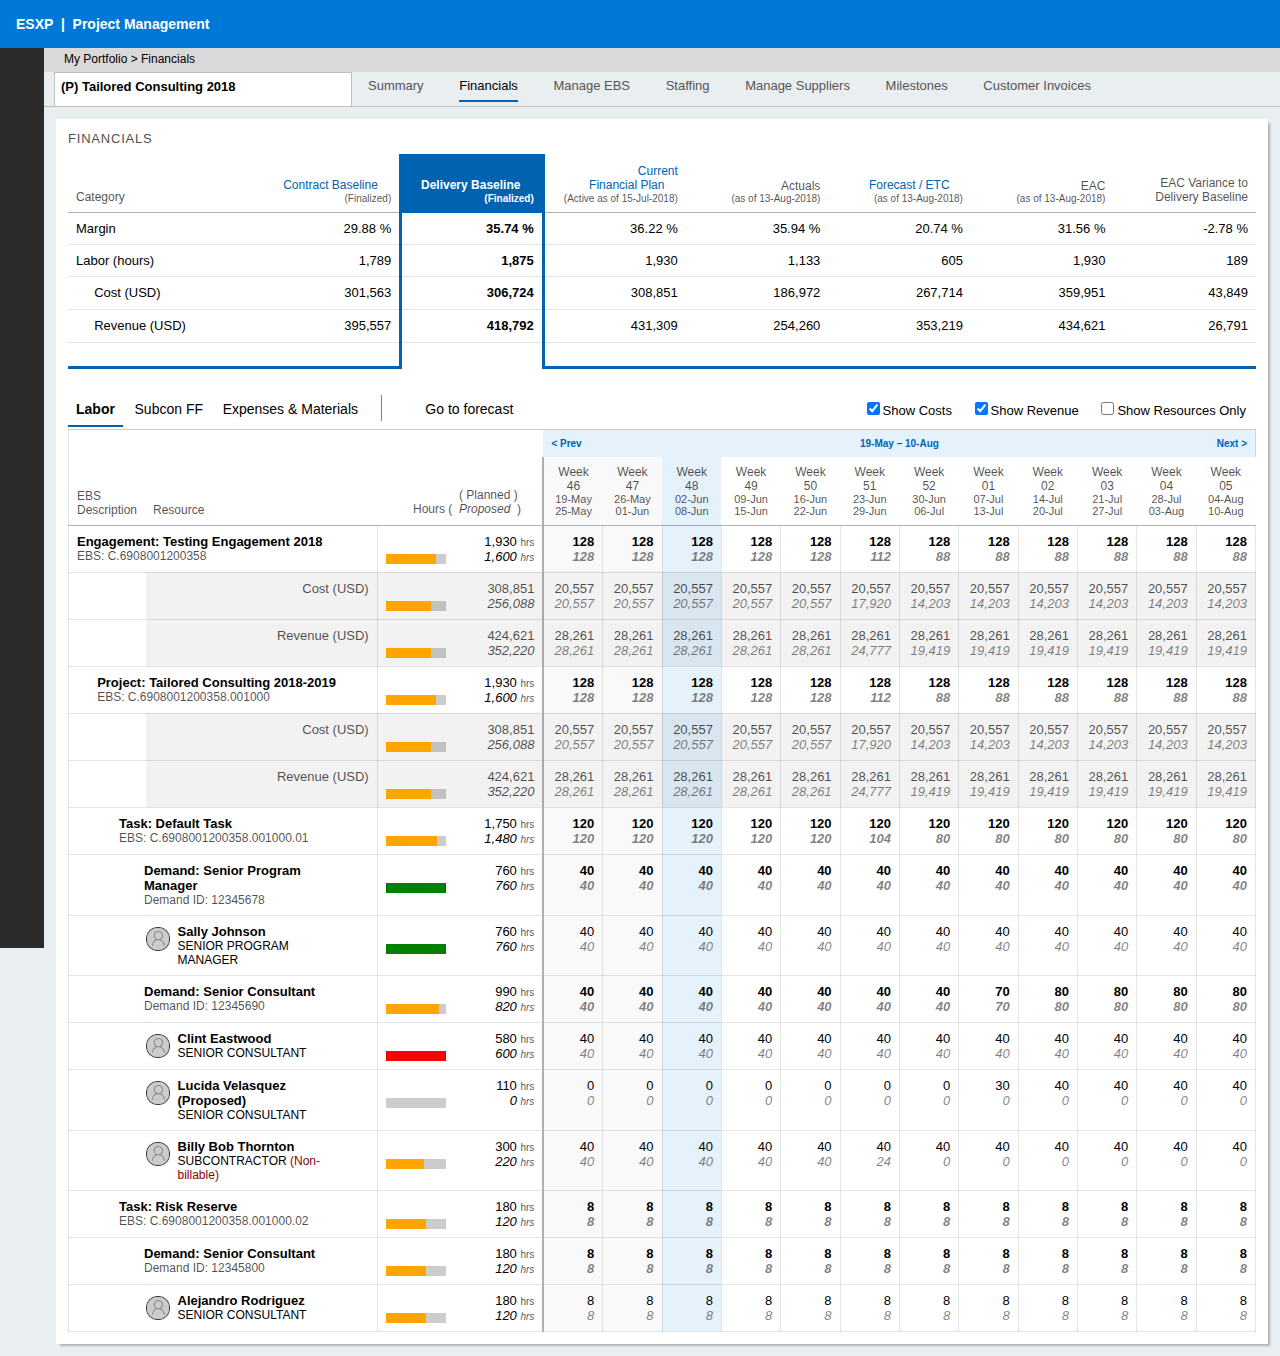
<file: FoW_DeliveryBaseline.html>
<html>
    <head>
        <title>Forecasting &amp; Planning Mockup</title>
        <link href="FoW.css" rel="stylesheet" />
        <script type="text/javascript">
            var showCostSummary = false;
            var showRevenueSummary = false;
            var showResource_1 = false;
            var showResource_2 = false;
            var showResource_3 = false;
            var showResource_4 = false;
            var showResource_5 = false;
            var showSubconFF_1 = false;
            var showSubconFF_2 = false;
            var showSubconFF_3 = false;
            var showExpense_1 = false;
            var showExpense_3 = false;
            var showProject_1 = true;
            var showProject_2 = true;
            var showProject_3 = true;
            var txtDisplayStyle = "none";
            var txtUpCaretStyle = "&#xE010;";
            var txtDownCaretStyle = "&#xE011;";

            function ShowHideRows(section) {
                if (section == "CostSummary") {
                    if (showCostSummary) {
                        txtDisplayStyle = "none";
                        showCostSummary = false;
                        document.getElementById("pdSummaryCosts").innerHTML = txtDownCaretStyle;
                        document.getElementById("rowCostSummaryGroup").className = "";
                    }
                    else {
                        txtDisplayStyle = "";
                        showCostSummary = true;
                        document.getElementById("pdSummaryCosts").innerHTML = txtUpCaretStyle;
                        document.getElementById("rowCostSummaryGroup").className = "trgroup";
                    }
                    document.getElementById("rowCostSummary1").style.display = txtDisplayStyle;
                    document.getElementById("rowCostSummary2").style.display = txtDisplayStyle;
                    document.getElementById("rowCostSummary3").style.display = txtDisplayStyle;
                }
                else if (section == "RevenueSummary") {
                    if (showRevenueSummary) {
                        txtDisplayStyle = "none";
                        showRevenueSummary = false;
                        document.getElementById("pdSummaryRevenue").innerHTML = txtDownCaretStyle;
                        document.getElementById("rowRevenueSummaryGroup").className = "";
                    }
                    else {
                        txtDisplayStyle = "";
                        showRevenueSummary = true;
                        document.getElementById("pdSummaryRevenue").innerHTML = txtUpCaretStyle;
                        document.getElementById("rowRevenueSummaryGroup").className = "trgroup";
                    }
                    document.getElementById("rowRevenueSummary1").style.display = txtDisplayStyle;
                    document.getElementById("rowRevenueSummary2").style.display = txtDisplayStyle;
                    document.getElementById("rowRevenueSummary3").style.display = txtDisplayStyle;
                }
                else if (section == "Resource_1") {
                    if (showResource_1) {
                        txtDisplayStyle = "none";
                        showResource_1 = false;
                        document.getElementById("pdResource_1").innerHTML = txtDownCaretStyle;
                    }
                    else {
                        txtDisplayStyle = "";
                        showResource_1 = true;
                        document.getElementById("pdResource_1").innerHTML = txtUpCaretStyle;
                    }
                    document.getElementById("rowResource_1_1").style.display = txtDisplayStyle;
                    document.getElementById("rowResource_1_2").style.display = txtDisplayStyle;
                }
                else if (section == "Resource_2") {
                    if (showResource_2) {
                        txtDisplayStyle = "none";
                        showResource_2 = false;
                        document.getElementById("pdResource_2").innerHTML = txtDownCaretStyle;
                    }
                    else {
                        txtDisplayStyle = "";
                        showResource_2 = true;
                        document.getElementById("pdResource_2").innerHTML = txtUpCaretStyle;
                    }
                    document.getElementById("rowResource_2_1").style.display = txtDisplayStyle;
                    document.getElementById("rowResource_2_2").style.display = txtDisplayStyle;
                }
                else if (section == "Resource_3") {
                    if (showResource_3) {
                        txtDisplayStyle = "none";
                        showResource_3 = false;
                        document.getElementById("pdResource_3").innerHTML = txtDownCaretStyle;
                    }
                    else {
                        txtDisplayStyle = "";
                        showResource_3 = true;
                        document.getElementById("pdResource_3").innerHTML = txtUpCaretStyle;
                    }
                    document.getElementById("rowResource_3_1").style.display = txtDisplayStyle;
                    document.getElementById("rowResource_3_2").style.display = txtDisplayStyle;
                }
                else if (section == "Resource_4") {
                    if (showResource_4) {
                        txtDisplayStyle = "none";
                        showResource_4 = false;
                        document.getElementById("pdResource_4").innerHTML = txtDownCaretStyle;
                    }
                    else {
                        txtDisplayStyle = "";
                        showResource_4 = true;
                        document.getElementById("pdResource_4").innerHTML = txtUpCaretStyle;
                    }
                    document.getElementById("rowResource_4_1").style.display = txtDisplayStyle;
                    document.getElementById("rowResource_4_2").style.display = txtDisplayStyle;
                }
                else if (section == "Resource_5") {
                    if (showResource_5) {
                        txtDisplayStyle = "none";
                        showResource_5 = false;
                        document.getElementById("pdResource_5").innerHTML = txtDownCaretStyle;
                    }
                    else {
                        txtDisplayStyle = "";
                        showResource_5 = true;
                        document.getElementById("pdResource_5").innerHTML = txtUpCaretStyle;
                    }
                    document.getElementById("rowResource_5_1").style.display = txtDisplayStyle;
                    document.getElementById("rowResource_5_2").style.display = txtDisplayStyle;
                }
                else if (section == "SubconFF_1") {
                    if (showSubconFF_1) {
                        txtDisplayStyle = "none";
                        showSubconFF_1 = false;
                        document.getElementById("pdSubconFF_1").innerHTML = txtDownCaretStyle;
                    }
                    else {
                        txtDisplayStyle = "";
                        showSubconFF_1 = true;
                        document.getElementById("pdSubconFF_1").innerHTML = txtUpCaretStyle;
                    }
                    document.getElementById("rowSubConFF_1_1").style.display = txtDisplayStyle;
                }
                else if (section == "SubconFF_2") {
                    if (showSubconFF_2) {
                        txtDisplayStyle = "none";
                        showSubconFF_2 = false;
                        document.getElementById("pdSubconFF_2").innerHTML = txtDownCaretStyle;
                    }
                    else {
                        txtDisplayStyle = "";
                        showSubconFF_2 = true;
                        document.getElementById("pdSubconFF_2").innerHTML = txtUpCaretStyle;
                    }
                    document.getElementById("rowSubConFF_2_1").style.display = txtDisplayStyle;
                }
                else if (section == "SubconFF_3") {
                    if (showSubconFF_3) {
                        txtDisplayStyle = "none";
                        showSubconFF_3 = false;
                        document.getElementById("pdSubconFF_3").innerHTML = txtDownCaretStyle;
                    }
                    else {
                        txtDisplayStyle = "";
                        showSubconFF_3 = true;
                        document.getElementById("pdSubconFF_3").innerHTML = txtUpCaretStyle;
                    }
                    document.getElementById("rowSubConFF_3_1").style.display = txtDisplayStyle;
                }
                else if (section == "Expense_1") {
                    if (showExpense_1) {
                        txtDisplayStyle = "none";
                        showExpense_1 = false;
                        document.getElementById("pdExpense_1").innerHTML = txtDownCaretStyle;
                    }
                    else {
                        txtDisplayStyle = "";
                        showExpense_1 = true;
                        document.getElementById("pdExpense_1").innerHTML = txtUpCaretStyle;
                    }
                    document.getElementById("rowExpense_1_1").style.display = txtDisplayStyle;
                }
                else if (section == "Expense_3") {
                    if (showExpense_3) {
                        txtDisplayStyle = "none";
                        showExpense_3 = false;
                        document.getElementById("pdExpense_3").innerHTML = txtDownCaretStyle;
                    }
                    else {
                        txtDisplayStyle = "";
                        showExpense_3 = true;
                        document.getElementById("pdExpense_3").innerHTML = txtUpCaretStyle;
                    }
                    document.getElementById("rowExpense_3_1").style.display = txtDisplayStyle;
                }
                else if (section == "Project_1") {
                    if (showProject_1) {
                        txtDisplayStyle = "none";
                        showProject_1 = false;
                        document.getElementById("pdProject_1").innerHTML = txtDownCaretStyle;
                    }
                    else {
                        txtDisplayStyle = "";
                        showProject_1 = true;
                        document.getElementById("pdProject_1").innerHTML = txtUpCaretStyle;
                    }
                    var tblFD = document.getElementById("tblDetailTable");
                    for (var r = 0, rowFD; rowFD = tblFD.rows[r]; r++) {
                        if (r > 5) {
                            if (rowFD.id.startsWith("rowResource_")) {
                                rowFD.style.display = "none";
                            }
                            else {
                                rowFD.style.display = txtDisplayStyle;
                            }
                        }
                    }
                }
                else if (section == "Project_2") {
                    if (showProject_2) {
                        txtDisplayStyle = "none";
                        showProject_2 = false;
                        document.getElementById("pdProject_2").innerHTML = txtDownCaretStyle;
                    }
                    else {
                        txtDisplayStyle = "";
                        showProject_2 = true;
                        document.getElementById("pdProject_2").innerHTML = txtUpCaretStyle;
                    }
                    var tblSC = document.getElementById("tblSubconFFTable");
                    for (var r = 0, rowSC; rowSC = tblSC.rows[r]; r++) {
                        if (r > 4) {
                            if (rowSC.id.startsWith("rowSubConFF_")) {
                                rowSC.style.display = "none";
                            }
                            else {
                                rowSC.style.display = txtDisplayStyle;
                            }
                        }
                    }
                }
                else if (section == "Project_3") {
                    if (showProject_3) {
                        txtDisplayStyle = "none";
                        showProject_3 = false;
                        document.getElementById("pdProject_3").innerHTML = txtDownCaretStyle;
                    }
                    else {
                        txtDisplayStyle = "";
                        showProject_3 = true;
                        document.getElementById("pdProject_3").innerHTML = txtUpCaretStyle;
                    }
                    var tblFD = document.getElementById("tblExpenseTable");
                    for (var r = 0, rowFD; rowFD = tblFD.rows[r]; r++) {
                        if (r > 3) {
                            if (rowFD.id.startsWith("rowExpense_")) {
                                rowFD.style.display = "none";
                            }
                            else {
                                rowFD.style.display = txtDisplayStyle;
                            }
                        }
                    }
                }
            }

            function hoverSummaryTable(n) {
                var tbl = document.getElementById("tblSummaryTable");

                for (var i = 0, row; row = tbl.rows[i]; i++) {
                    //if (i == 11) break;

                    if (row.className != "trsubrows") {
                        row.cells[n].className = "tdhoveractive tdright"
                    } else {
                        row.cells[n + 1].className = "tdhoveractive tdright"
                    }

                    if (i == 11) {
                        row.cells[n].className = "tdhoveractive tdSummaryFooter"
                    }
                }
            }

            function outSummaryTable(n) {
                var tbl = document.getElementById("tblSummaryTable");

                for (var i = 0, row; row = tbl.rows[i]; i++) {
                    //if (i == 11) break;

                    if (row.className != "trsubrows") {
                        row.cells[n].className = "tdright"
                    } else {
                        row.cells[n + 1].className = "tdright"
                    }

                    if (i == 11) {
                        row.cells[n].className = "tdSummaryFooter"
                    }
                }
            }

            function navSummaryTable(n) {
                var tbl = document.getElementById("tblSummaryTable");
                var destUrl;

                switch (n) {
                    case 1:
                        destUrl = "FoW_ContractBaseline.html";
                        break;
                    case 2:
                        destUrl = "FoW_DeliveryBaseline.html";
                        break;
                    case 3:
                        destUrl = "FoW_CFP.html";
                        break;
                    case 5:
                        destUrl = "FoW_Forecast.html";
                        break;
                }

                window.location.href = destUrl;
            }

            // Show/Hide the popup menu when user clicks anyway in the window.
            window.onclick = function (event) {
                var w = document.getElementById('divMenuOverflowList');
                var dDEM = document.getElementById('divMenuOverflowListDEM');
                var wEXP = document.getElementById('divMenuOverflowListEXP');
                var h = document.getElementById('divTooltipHelp');
                var dENG = document.getElementById('divMenuOverflowDetailENG');
                var dPROJ = document.getElementById('divMenuOverflowDetailPROJ');
                w.style.display = "none";
                dDEM.style.display = "none";
                wEXP.style.display = "none";
                h.style.display = "none";
                dENG.style.display = "none";
                dPROJ.style.display = "none";
                if (event.target.id.startsWith('btnMenuOverflow_')) {
                    w.style.left = event.clientX + document.body.scrollLeft;
                    w.style.top = event.clientY + document.body.scrollTop;
                    w.style.display = "inline-block";
                }
                else if (event.target.id.startsWith("btnMenuOverflowDEM_")) {
                    dDEM.style.left = event.clientX + document.body.scrollLeft;
                    dDEM.style.top = event.clientY + document.body.scrollTop;
                    dDEM.style.display = "inline-block";
                }
                else if (event.target.className == "tooltipicon") {
                    h.style.left = event.clientX + document.body.scrollLeft;
                    h.style.top = event.clientY + document.body.scrollTop;
                    h.style.display = "inline-block";
                }
                else if (event.target.id.startsWith('btnMenuOverflowEXP_')) {
                    wEXP.style.left = event.clientX + document.body.scrollLeft;
                    wEXP.style.top = event.clientY + document.body.scrollTop;
                    wEXP.style.display = "inline-block";
                }
                else if (event.target.id.startsWith('btnMenuOverflowDetail_')) {
                    if (event.target.id.endsWith('E')) {
                        dENG.style.left = event.clientX + document.body.scrollLeft;
                        dENG.style.top = event.clientY + document.body.scrollTop;
                        dENG.style.display = "inline-block";
                    }
                    else {
                        dPROJ.style.left = event.clientX + document.body.scrollLeft;
                        dPROJ.style.top = event.clientY + document.body.scrollTop;
                        dPROJ.style.display = "inline-block";
                    }
                }
            }

            function showResourceDetailsModal() {
                document.getElementById('modalResourceDetails').style.display = "";
            }

            function showDemandDetailsModal() {
                document.getElementById('modalDemandDetails').style.display = "";
            }

            function hideModals() {
                var m = document.getElementsByClassName('modalbg');
                var i;
                for (i = 0; i < m.length; i++) {
                    m[i].style.display = "none";
                }
            }

        </script>
    </head>
    <body>
        <div id="divMenuOverflowList" class="menuOverflowList">
            <p><a onclick="showResourceDetailsModal();" href="#">Resource details</a></p>
        </div>

        <div id="divMenuOverflowListDEM" class="menuOverflowList">
            <p><a onclick="showDemandDetailsModal();" href="#">Demand details</a></p>
        </div>

        <div id="divMenuOverflowListEXP" class="menuOverflowList">
            <p><a href="#">Copy row values</a></p>
            <p><a href="#">Paste row values</a></p>
        </div>

        <div id="divMenuOverflowDetailENG" class="menuOverflowList">
            <div class="formrow">
                <div class="fieldlabel">Engagement</div>
                <div>Testing Engagement 2018</div>
            </div>
            <div class="formrow" style="width: 47%; float: right;">
                <div class="fieldlabel">End Date</div>
                <div>30-Sep-2018</div>
            </div>
            <div class="formrow" style="width: 47%;">
                <div class="fieldlabel">Start Date</div>
                <div>01-Mar-2018</div>
            </div>
            <div class="formrow">
                <div class="fieldlabel">Primary Domain Project Manager</div>
                <div>Eduardo Filipe Gonzales</div>
            </div>
            <div class="formrow">
                <div class="fieldlabel">Additional Primary Domain Project Manager</div>
                <div>
                    Alejandro Rimeriez<br />
                    Lordes Sanchez de Castillo
                </div>
            </div>
        </div>

        <div id="divMenuOverflowDetailPROJ" class="menuOverflowList">
            <div class="formrow">
                <div class="fieldlabel">Project</div>
                <div>Tailored Consulting 2018-2019</div>
            </div>
            <div class="formrow" style="width: 47%; float: right;">
                <div class="fieldlabel">End Date</div>
                <div>30-Sep-2018</div>
            </div>
            <div class="formrow" style="width: 47%;">
                <div class="fieldlabel">Start Date</div>
                <div>01-Mar-2018</div>
            </div>
            <div class="formrow">
                <div class="fieldlabel">Domain</div>
                <div>ES Business Productivity</div>
            </div>
            <div class="formrow">
                <div class="fieldlabel">Domain Project Manager</div>
                <div>Eduardo Filipe Gonzales</div>
            </div>
            <div class="formrow">
                <div class="fieldlabel">Additional Domain Project Manager</div>
                <div>
                    (none)
                </div>
            </div>
        </div>

        <div id="divTooltipHelp" class="menuTooltipHelp">
            <p>This is some helpful text that defines what this data represents. Please consult the requirements for the final text.</p>
        </div>

        <div id="modalResourceDetails" class="modalbg" style="display:none;">
            <div class="modalbox">
                <div class="modalheader">
                    <div class="Xbutton" onclick="hideModals();">&#xE10A;</div>
                    <div class="subtitle">Resource Details</div>
                </div>
                <div id="modalSplitRole" class="modalbody">
                    <div class="formrow">
                        <table class="datatable">
                            <tr>
                                <td class="tdFTE tdbordernobottom">
                                    <p class="dataitembold">Sally Johnson</p>
                                    <p class="dataitemsmall">SENIOR PROGRAM MANAGER</p>
                                </td>
                            </tr>
                        </table>
                    </div>
                    <div class="formrow" style="width: 47%; float: right;">
                        <div class="fieldlabel">Resource Type</div>
                        <div>Full Time</div>
                    </div>
                    <div class="formrow" style="width: 47%;">
                        <div class="fieldlabel">Planned Role</div>
                        <div>Senior Project Manager</div>
                    </div>
                    <div class="formrow" style="width: 47%; float: right;">
                        <div class="fieldlabel">Business Partner ID</div>
                        <div>123456789</div>
                    </div>
                    <div class="formrow" style="width: 47%;">
                        <div class="fieldlabel">GRM Demand ID</div>
                        <div>123456789</div>
                    </div>
                    <div class="formrow" style="width: 47%; float: right;">
                        <div class="fieldlabel">Billing Role ID</div>
                        <div>123456</div>
                    </div>
                    <div class="formrow" style="width: 47%;">
                        <div class="fieldlabel">Domain</div>
                        <div>Business Applications</div>
                    </div>
                    <div class="formrow" style="width: 47%; float: right;">
                        <div class="fieldlabel">Resource Location</div>
                        <div>Toronto, Canada</div>
                    </div>
                    <div class="formrow" style="width: 47%;">
                        <div class="fieldlabel">Delivery Location</div>
                        <div>Toronto, Canada</div>
                    </div>
                    <div class="formrow" style="width: 47%; float: right;">
                        <div class="fieldlabel">PO Line Item</div>
                        <div>10</div>
                    </div>
                    <div class="formrow" style="width: 47%;">
                        <div class="fieldlabel">Purchase Order</div>
                        <div>90001266</div>
                    </div>
                    <div class="formrow">
                        <table class="datatable">
                            <thead>
                                <tr>
                                    <th>Category</th>
                                    <th class="tdright">Planned</th>
                                    <th class="tdright">Proposed</th>
                                    <th class="tdright">Staffed</th>
                                </tr>
                            </thead>
                            <tbody>
                                <tr>
                                    <td>Labor (hours)</td>
                                    <td class="tdright">250</td>
                                    <td class="tdright">250</td>
                                    <td class="tdright">210</td>
                                </tr>
                                <tr>
                                    <td>Cost Rate</td>
                                    <td class="tdright">180</td>
                                    <td class="tdright">180</td>
                                    <td class="tdright">180</td>
                                </tr>
                                <tr class="trsubrows">
                                    <td class="tdindentL_1 tdtotal">Cost (USD)</td>
                                    <td class="tdright tdtotal">45,278</td>
                                    <td class="tdright tdtotal">45,278</td>
                                    <td class="tdright tdtotal">42,991</td>
                                </tr>
                                <tr>
                                    <td>Revenue Rate</td>
                                    <td class="tdright">220</td>
                                    <td class="tdright">220</td>
                                    <td class="tdright">220</td>
                                </tr>
                                <tr class="trsubrows">
                                    <td class="tdindentL_1 tdtotal">Revenue (USD)</td>
                                    <td class="tdright tdtotal">52,053</td>
                                    <td class="tdright tdtotal">52,053</td>
                                    <td class="tdright tdtotal">49,226</td>
                                </tr>
                            </tbody>
                        </table>
                    </div>
                </div>
                <div class="modalfooter" style="text-align:right;">
                    <button class="primarybutton" onclick="hideModals();">Close</button>
                </div>
            </div>
        </div>

        <div id="modalDemandDetails" class="modalbg" style="display:none;">
            <div class="modalbox">
                <div class="modalheader">
                    <div class="Xbutton" onclick="hideModals();">&#xE10A;</div>
                    <div class="subtitle">Demand Details</div>
                </div>
                <div id="modalSplitRole" class="modalbody">
                    <div class="formrow" style="width: 47%; float: right;">
                        <div class="fieldlabel">Resource Type</div>
                        <div>Full Time</div>
                    </div>
                    <div class="formrow" style="width: 47%;">
                        <div class="fieldlabel">Planned Role</div>
                        <div>Senior Project Manager</div>
                    </div>
                    <div class="formrow" style="width: 47%;">
                        <div class="fieldlabel">GRM Demand ID</div>
                        <div>123456789</div>
                    </div>
                    <div class="formrow" style="width: 47%; float: right;">
                        <div class="fieldlabel">Billing Role ID</div>
                        <div>123456</div>
                    </div>
                    <div class="formrow" style="width: 47%;">
                        <div class="fieldlabel">Domain</div>
                        <div>Business Applications</div>
                    </div>
                    <div class="formrow" style="width: 47%; float: right;">
                        <div class="fieldlabel">Resource Location</div>
                        <div>Toronto, Canada</div>
                    </div>
                    <div class="formrow" style="width: 47%;">
                        <div class="fieldlabel">Delivery Location</div>
                        <div>Toronto, Canada</div>
                    </div>
                    <div class="formrow" style="width: 47%; float: right;">
                        <div class="fieldlabel">PO Line Item</div>
                        <div>10</div>
                    </div>
                    <div class="formrow" style="width: 47%;">
                        <div class="fieldlabel">Purchase Order</div>
                        <div>90001266</div>
                    </div>
                    <div class="formrow">
                        <table class="datatable">
                            <thead>
                                <tr>
                                    <th>Category</th>
                                    <th class="tdright">Planned</th>
                                    <th class="tdright">Proposed</th>
                                </tr>
                            </thead>
                            <tbody>
                                <tr>
                                    <td>Labor (hours)</td>
                                    <td class="tdright">250</td>
                                    <td class="tdright">250</td>
                                </tr>
                                <tr>
                                    <td>Cost Rate</td>
                                    <td class="tdright">180</td>
                                    <td class="tdright">180</td>
                                </tr>
                                <tr class="trsubrows">
                                    <td class="tdindentL_1 tdtotal">Cost (USD)</td>
                                    <td class="tdright tdtotal">45,278</td>
                                    <td class="tdright tdtotal">45,278</td>
                                </tr>
                                <tr>
                                    <td>Revenue Rate</td>
                                    <td class="tdright">220</td>
                                    <td class="tdright">220</td>
                                </tr>
                                <tr class="trsubrows">
                                    <td class="tdindentL_1 tdtotal">Revenue (USD)</td>
                                    <td class="tdright tdtotal">52,053</td>
                                    <td class="tdright tdtotal">52,053</td>
                                </tr>
                            </tbody>
                        </table>
                    </div>
                </div>
                <div class="modalfooter" style="text-align:right;">
                    <button class="primarybutton" onclick="hideModals();">Close</button>
                </div>
            </div>
        </div>



        <div id="divHeader"><div class="middleitem">ESXP &nbsp;|&nbsp; Project Management</div></div>
        <div id="divBody">
            <!-- BEGIN LEFT NAV  -->
            <div id="divLeftNav">
                <button class="leftnavicon">&#xE700;</button>
                <button class="leftnavicon">&#xE12A;</button>
                <button class="leftnavicon">&#xE136;</button>
                <button class="leftnavicon">&#xE121;</button>
                <button class="leftnavicon">&#xE125;</button>
                <button class="leftnavicon">&#xEA98;</button>
                <button class="leftnavicon">&#xEB4E;</button>
                <button class="leftnavicon">&#xE15E;</button>
                <button class="leftnavicon">&#xE115;</button>
            </div>
            <div id="divContentArea">
                <div id="divBreadcrumb"><div class="middleitem">My Portfolio > Financials</div></div>
                <div id="divSecondaryNav">
                    <div id="divFakeProjectDD"><div class="middleitem">(P) Tailored Consulting 2018</div></div>
                    <ul>
                        <li>Summary</li>
                        <li><button class="navbuttonactive">Financials</button></li>
                        <li>Manage EBS</li>
                        <li>Staffing</li>
                        <li>Manage Suppliers</li>
                        <li>Milestones</li>
                        <li>Customer Invoices</li>
                    </ul>
                </div>
                <div id="divParts">
                    <div class="webpart">
                        <div class="webparttitle">FINANCIALS</div>
                        <!-- BEGIN SUMMARY TABLE -->
                        <table id="tblSummaryTable" class="datatable">
                            <thead>
                                <tr>
                                    <th colspan="2">Category</th>
                                    <th class="tdright" onmouseover="hoverSummaryTable(1);" onmouseout="outSummaryTable(1);" onclick="navSummaryTable(1);"><a href="FoW_ContractBaseline.html">Contract Baseline</a><div class="tooltipicon">&#xE946;</div><br /><span class="dataitemsmaller">(Finalized)</span></th>
                                    <th class="tdright tdSummaryActive" style="width:12%">Delivery Baseline<div class="tooltipicon">&#xE946;</div><br /><span class="dataitemsmaller">(Finalized)</span></th>
                                    <th class="tdright" style="width:12%" onmouseover="hoverSummaryTable(3);" onmouseout="outSummaryTable(3);" onclick="navSummaryTable(3);"><a href="FoW_CFP.html">Current<br />Financial Plan</a><div class="tooltipicon">&#xE946;</div><br /><span class="dataitemsmaller">(Active as of 15-Jul-2018)</span></th>
                                    <th class="tdright" style="width:12%">Actuals<br /><span class="dataitemsmaller">(as of 13-Aug-2018)</span></th>
                                    <th class="tdright" style="width:12%" onmouseover="hoverSummaryTable(5);" onmouseout="outSummaryTable(5);" onclick="navSummaryTable(5);"><a href="FoW_Forecast.html">Forecast / ETC</a><div class="tooltipicon">&#xE946;</div><br /><span class="dataitemsmaller">(as of 13-Aug-2018)</span></th>
                                    <th class="tdright" style="width:12%">EAC<br /><span class="dataitemsmaller">(as of 13-Aug-2018)</span></th>
                                    <th class="tdright" style="width:12%">EAC Variance to<br />Delivery Baseline</th>
                                </tr>
                            </thead>
                            <tbody>
                                <tr>
                                    <td colspan="2">Margin</td>
                                    <td class="tdright" onmouseover="hoverSummaryTable(1);" onmouseout="outSummaryTable(1);" onclick="navSummaryTable(1);">29.88 %</td>
                                    <td class="tdright tdSummaryActive">35.74 %</td>
                                    <td class="tdright" onmouseover="hoverSummaryTable(3);" onmouseout="outSummaryTable(3);" onclick="navSummaryTable(3);">36.22 %</td>
                                    <td class="tdright">35.94 %</td>
                                    <td class="tdright" onmouseover="hoverSummaryTable(5);" onmouseout="outSummaryTable(5);" onclick="navSummaryTable(5);">20.74 %</td>
                                    <td class="tdright">31.56 %</td>
                                    <td class="tdright">-2.78 %</td>
                                </tr>
                                <tr>
                                    <td colspan="2">Labor (hours)</td>
                                    <td class="tdright" onmouseover="hoverSummaryTable(1);" onmouseout="outSummaryTable(1);" onclick="navSummaryTable(1);">1,789</td>
                                    <td class="tdright tdSummaryActive">1,875</td>
                                    <td class="tdright" onmouseover="hoverSummaryTable(3);" onmouseout="outSummaryTable(3);" onclick="navSummaryTable(3);">1,930</td>
                                    <td class="tdright">1,133</td>
                                    <td class="tdright" onmouseover="hoverSummaryTable(5);" onmouseout="outSummaryTable(5);" onclick="navSummaryTable(5);">605</td>
                                    <td class="tdright">1,930</td>
                                    <td class="tdright">189</td>
                                </tr>
                                <tr id="rowCostSummaryGroup">
                                    <td colspan="2" onclick="ShowHideRows('CostSummary')" style="cursor:pointer;"><span id="pdSummaryCosts" style="font-family:'Segoe MDL2 Assets';padding-right:8px;">&#xE011;</span>Cost (USD)</td>
                                    <td class="tdright" onmouseover="hoverSummaryTable(1);" onmouseout="outSummaryTable(1);" onclick="navSummaryTable(1);">301,563</td>
                                    <td class="tdright tdSummaryActive">306,724</td>
                                    <td class="tdright" onmouseover="hoverSummaryTable(3);" onmouseout="outSummaryTable(3);" onclick="navSummaryTable(3);">308,851</td>
                                    <td class="tdright">186,972</td>
                                    <td class="tdright" onmouseover="hoverSummaryTable(5);" onmouseout="outSummaryTable(5);" onclick="navSummaryTable(5);">267,714</td>
                                    <td class="tdright">359,951</td>
                                    <td class="tdright">43,849</td>
                                </tr>
                                <tr id="rowCostSummary1" class="trsubrows" style="display:none;">
                                    <td class="tdwhite" style="width:40px;">&nbsp;</td>
                                    <td>Labor</td>
                                    <td class="tdright tdindentR" onmouseover="hoverSummaryTable(1);" onmouseout="outSummaryTable(1);" onclick="navSummaryTable(1);">255,091</td>
                                    <td class="tdright tdindentR tdSummaryActive">259,044</td>
                                    <td class="tdright tdindentR" onmouseover="hoverSummaryTable(3);" onmouseout="outSummaryTable(3);" onclick="navSummaryTable(3);">267,113</td>
                                    <td class="tdright tdindentR">181,280</td>
                                    <td class="tdright tdindentR" onmouseover="hoverSummaryTable(5);" onmouseout="outSummaryTable(5);" onclick="navSummaryTable(5);">256,825</td>
                                    <td class="tdright tdindentR">308,851</td>
                                    <td class="tdright tdindentR">49,062</td>
                                </tr>
                                <tr id="rowCostSummary2" class="trsubrows" style="display:none;">
                                    <td class="tdwhite" style="width:40px;">&nbsp;</td>
                                    <td>Subcon FF</td>
                                    <td class="tdright tdindentR" onmouseover="hoverSummaryTable(1);" onmouseout="outSummaryTable(1);" onclick="navSummaryTable(1);">39,000</td>
                                    <td class="tdright tdindentR tdSummaryActive">39,000</td>
                                    <td class="tdright tdindentR" onmouseover="hoverSummaryTable(3);" onmouseout="outSummaryTable(3);" onclick="navSummaryTable(3);">39,490</td>
                                    <td class="tdright tdindentR">3,189</td>
                                    <td class="tdright tdindentR" onmouseover="hoverSummaryTable(5);" onmouseout="outSummaryTable(5);" onclick="navSummaryTable(5);">6,016</td>
                                    <td class="tdright tdindentR">41,000</td>
                                    <td class="tdright tdindentR">2,000</td>
                                </tr>
                                <tr id="rowCostSummary3" class="trsubrows" style="display:none;">
                                    <td class="tdwhite" style="width:40px;">&nbsp;</td>
                                    <td>Expense &amp; Materials</td>
                                    <td class="tdright tdindentR" onmouseover="hoverSummaryTable(1);" onmouseout="outSummaryTable(1);" onclick="navSummaryTable(1);">9,000</td>
                                    <td class="tdright tdindentR tdSummaryActive">9,000</td>
                                    <td class="tdright tdindentR" onmouseover="hoverSummaryTable(3);" onmouseout="outSummaryTable(3);" onclick="navSummaryTable(3);">9,234</td>
                                    <td class="tdright tdindentR">1,003</td>
                                    <td class="tdright tdindentR" onmouseover="hoverSummaryTable(5);" onmouseout="outSummaryTable(5);" onclick="navSummaryTable(5);">8,694</td>
                                    <td class="tdright tdindentR">10,000</td>
                                    <td class="tdright tdindentR">1,000</td>
                                </tr>
                                <tr id="rowRevenueSummaryGroup">
                                    <td colspan="2" onclick="ShowHideRows('RevenueSummary')" style="cursor:pointer;"><span id="pdSummaryRevenue" style="font-family:'Segoe MDL2 Assets';padding-right:8px;">&#xE011;</span>Revenue (USD)</td>
                                    <td class="tdright" onmouseover="hoverSummaryTable(1);" onmouseout="outSummaryTable(1);" onclick="navSummaryTable(1);">395,557</td>
                                    <td class="tdright tdSummaryActive">418,792</td>
                                    <td class="tdright" onmouseover="hoverSummaryTable(3);" onmouseout="outSummaryTable(3);" onclick="navSummaryTable(3);">431,309</td>
                                    <td class="tdright">254,260</td>
                                    <td class="tdright" onmouseover="hoverSummaryTable(5);" onmouseout="outSummaryTable(5);" onclick="navSummaryTable(5);">353,219</td>
                                    <td class="tdright">434,621</td>
                                    <td class="tdright">26,791</td>
                                </tr>
                                <tr id="rowRevenueSummary1" class="trsubrows" style="display:none;">
                                    <td class="tdwhite" style="width:40px;">&nbsp;</td>
                                    <td>Labor</td>
                                    <td class="tdright tdindentR" onmouseover="hoverSummaryTable(1);" onmouseout="outSummaryTable(1); onclick=" navSummaryTable(1);"">400,921</td>
                                    <td class="tdright tdindentR tdSummaryActive">408,194</td>
                                    <td class="tdright tdindentR" onmouseover="hoverSummaryTable(3);" onmouseout="outSummaryTable(3);" onclick="navSummaryTable(3);">421,300</td>
                                    <td class="tdright tdindentR">249,260</td>
                                    <td class="tdright tdindentR" onmouseover="hoverSummaryTable(5);" onmouseout="outSummaryTable(5);" onclick="navSummaryTable(5);">352,108</td>
                                    <td class="tdright tdindentR">424,621</td>
                                    <td class="tdright tdindentR">18,813</td>
                                </tr>
                                <tr id="rowRevenueSummary2" class="trsubrows" style="display:none;">
                                    <td class="tdwhite" style="width:40px;">&nbsp;</td>
                                    <td>Subcon FF</td>
                                    <td class="tdright tdindentR" onmouseover="hoverSummaryTable(1);" onmouseout="outSummaryTable(1);" onclick="navSummaryTable(1);">0</td>
                                    <td class="tdright tdindentR tdSummaryActive">10,009</td>
                                    <td class="tdright tdindentR" onmouseover="hoverSummaryTable(3);" onmouseout="outSummaryTable(3);" onclick="navSummaryTable(3);">10,009</td>
                                    <td class="tdright tdindentR">5,000</td>
                                    <td class="tdright tdindentR" onmouseover="hoverSummaryTable(5);" onmouseout="outSummaryTable(5);" onclick="navSummaryTable(5);">1,925</td>
                                    <td class="tdright tdindentR">10,000</td>
                                    <td class="tdright tdindentR">9</td>
                                </tr>
                                <tr id="rowRevenueSummary3" class="trsubrows" style="display:none;">
                                    <td class="tdwhite" style="width:40px;">&nbsp;</td>
                                    <td>Expense &amp; Materials</td>
                                    <td class="tdright tdindentR" onmouseover="hoverSummaryTable(1);" onmouseout="outSummaryTable(1);" onclick="navSummaryTable(1);">0</td>
                                    <td class="tdright tdindentR tdSummaryActive">0</td>
                                    <td class="tdright tdindentR" onmouseover="hoverSummaryTable(3);" onmouseout="outSummaryTable(3);" onclick="navSummaryTable(3);">0</td>
                                    <td class="tdright tdindentR">0</td>
                                    <td class="tdright tdindentR" onmouseover="hoverSummaryTable(5);" onmouseout="outSummaryTable(5);" onclick="navSummaryTable(5);">0</td>
                                    <td class="tdright tdindentR">0</td>
                                    <td class="tdright tdindentR">0.00 %</td>
                                </tr>
                                <tr style="height:25px !important;">
                                    <td class="tdSummaryFooter" colspan="2"></td>
                                    <td class="tdSummaryFooter"></td>
                                    <td class="tdbordernobottom tdSummaryActiveArrow"></td>
                                    <td class="tdSummaryFooter"></td>
                                    <td class="tdSummaryFooter"></td>
                                    <td class="tdSummaryFooter"></td>
                                    <td class="tdSummaryFooter"></td>
                                    <td class="tdSummaryFooter"></td>
                                </tr>
                            </tbody>
                        </table>

                        <!-- BEGIN DETAIL TABLE -->

                        <div id="divCommandBar">
                            <button id="pivLabor" class="pivot pivotactive" onclick="showDetailSection('Labor');">Labor</button>
                            <button id="pivSubconFF" class="pivot" onclick="showDetailSection('Subcon');">Subcon FF</button>
                            <button id="pivExpense" class="pivot" onclick="showDetailSection('Expense');">Expenses &amp; Materials</button>
                            <script type="text/javascript">
                                function showDetailSection(s) {
                                    switch (s) {
                                        case "Labor":
                                            document.getElementById("secForecast").style.display = "";
                                            document.getElementById("divForecastRowOptions").style.display = "";
                                            document.getElementById("secSubconFF").style.display = "none";
                                            document.getElementById("secExpense").style.display = "none";

                                            document.getElementById("pivLabor").className = "pivot pivotactive";
                                            document.getElementById("pivSubconFF").className = "pivot";
                                            document.getElementById("pivExpense").className = "pivot";
                                            break;
                                        case "Subcon":
                                            document.getElementById("secForecast").style.display = "none";
                                            document.getElementById("divForecastRowOptions").style.display = "none";
                                            document.getElementById("secSubconFF").style.display = "";
                                            document.getElementById("secExpense").style.display = "none";

                                            document.getElementById("pivLabor").className = "pivot";
                                            document.getElementById("pivSubconFF").className = "pivot pivotactive";
                                            document.getElementById("pivExpense").className = "pivot";
                                            break;
                                        case "Expense":
                                            document.getElementById("secForecast").style.display = "none";
                                            document.getElementById("divForecastRowOptions").style.display = "none";
                                            document.getElementById("secSubconFF").style.display = "none";
                                            document.getElementById("secExpense").style.display = "";

                                            document.getElementById("pivLabor").className = "pivot";
                                            document.getElementById("pivSubconFF").className = "pivot";
                                            document.getElementById("pivExpense").className = "pivot pivotactive";
                                            break;
                                    }
                                }
                            </script>
                            <div style="width:8px;display:inline-block;">&nbsp;</div>
                            <span style="height:26px;width:1px;background-color:rgba(0,0,0,0.5);margin-top:6px;position:absolute;"></span>
                            <div style="width:8px;display:inline-block;">&nbsp;</div>
                            <button class="CommandBarButton" style="display:none;" onclick="editForecast();" id="btnEditForecast"><span style="font-family:'Segoe MDL2 Assets';color:rgb(0,108,193);font-size:16px;margin-right:8px;">&#xE70F;</span>Edit plan</button>
                            <button class="CommandBarButton" style="display:none;" onclick="valuateForecast();" id="btnValuate" disabled><span style="font-family:'Segoe MDL2 Assets';color:rgb(0,108,193);font-size:16px;margin-right:8px;">&#xE1CA;</span>Recalculate</button>
                            <button class="CommandBarButton" style="display:none;" onclick="saveForecast();" id="btnSave" disabled><span style="font-family:'Segoe MDL2 Assets';color:rgb(0,108,193);font-size:16px;margin-right:8px;">&#xE105;</span>Save</button>
                            <span style="DISPLAY:none;height:26px;width:1px;background-color:rgba(0,0,0,0.5);margin-top:6px;position:absolute;"></span>
                            <button class="CommandBarButton" onclick="navSummaryTable(5);" id="btnViewPlan" style="margin-left:4px;"><span style="font-family:'Segoe MDL2 Assets';color:rgb(0,108,193);font-size:16px;margin-right:8px;">&#xE0AD;</span>Go to forecast</button>
                            <div id="divForecastRowOptions" style="float:right;padding-top:10px;padding-right:10px;">
                                <div>
                                    <input type="checkbox" id="chkShowCosts" onchange="showCostInDetail();" checked /><label for="chkShowCosts" style="margin-right:15px;">Show Costs</label>
                                    <input type="checkbox" id="chkShowRevenue" onchange="showRevenueInDetail();" checked /><label for="chkShowRevenue" style="margin-right:15px;">Show Revenue</label>
                                    <input type="checkbox" id="chkShowResourcesOnly" onchange="showResourcesOnlyInDetail();" /><label for="chkShowResourcesOnly">Show Resources Only</label>
                                </div>
                            </div>
                            <script type="text/javascript">
                                var showCosts = false;
                                var showRevenue = false;
                                var showResourcesOnly = false;
                                var displaystyle = "";

                                function showCostInDetail() {
                                    if (showCosts) {
                                        displaystyle = "";
                                        showCosts = false;
                                    }
                                    else {
                                        displaystyle = "none";
                                        showCosts = true;
                                    }
                                    document.getElementById("trDetailCost_1").style.display = displaystyle;
                                    document.getElementById("trDetailCost_2").style.display = displaystyle;
                                    document.getElementById("rowResource_1_1").style.display = displaystyle;
                                    document.getElementById("rowResource_2_1").style.display = displaystyle;
                                    document.getElementById("rowResource_3_1").style.display = displaystyle;
                                    document.getElementById("rowResource_4_1").style.display = displaystyle;
                                    document.getElementById("rowResource_5_1").style.display = displaystyle;
                                }

                                function showRevenueInDetail() {
                                    if (showRevenue) {
                                        displaystyle = "";
                                        showRevenue = false;
                                    }
                                    else {
                                        displaystyle = "none";
                                        showRevenue = true;
                                    }
                                    document.getElementById("trDetailRevenue_1").style.display = displaystyle;
                                    document.getElementById("trDetailRevenue_2").style.display = displaystyle;
                                    document.getElementById("rowResource_1_2").style.display = displaystyle;
                                    document.getElementById("rowResource_2_2").style.display = displaystyle;
                                    document.getElementById("rowResource_3_2").style.display = displaystyle;
                                    document.getElementById("rowResource_4_2").style.display = displaystyle;
                                    document.getElementById("rowResource_5_2").style.display = displaystyle;
                                }

                                function showResourcesOnlyInDetail() {
                                    if (showResourcesOnly) {
                                        displaystyle = "";
                                        showResourcesOnly = false;
                                    }
                                    else {
                                        displaystyle = "none";
                                        showResourcesOnly = true;
                                        document.getElementById("trDetailCost_1").style.display = displaystyle;
                                        document.getElementById("trDetailCost_2").style.display = displaystyle;
                                        document.getElementById("trDetailRevenue_1").style.display = displaystyle;
                                        document.getElementById("trDetailRevenue_2").style.display = displaystyle;
                                    }
                                    document.getElementById("trEng").style.display = displaystyle;
                                    document.getElementById("trProj").style.display = displaystyle;
                                    document.getElementById("trTask_1").style.display = displaystyle;
                                    document.getElementById("trTask_2").style.display = displaystyle;
                                }

                                function editForecast(m) {
                                    var spans = document.getElementsByTagName("span");
                                    var txtinputs = document.getElementsByTagName("input");


                                    document.getElementById("btnValuate").disabled = false;
                                    document.getElementById("btnSave").disabled = false;

                                    for (var i = 0; i < spans.length; i++) {
                                        if (spans[i].id.startsWith("hrs_")) {
                                            if (m == "off") {
                                                spans[i].style.display = "";
                                            } else {
                                                spans[i].style.display = "none";
                                            }
                                        }
                                    }

                                    for (var i = 0; i < txtinputs.length; i++) {
                                        if (txtinputs[i].id.startsWith("txt_")) {
                                            if (m == "off") {
                                                txtinputs[i].style.display = "none";
                                            } else {
                                                txtinputs[i].style.display = "";
                                            }
                                        }
                                    }

                                    document.getElementById("btnViewPlan").disabled = true;
                                }

                                function valuateForecast() {
                                    alert("Values have been updated.");
                                }

                                function saveForecast() {
                                    alert("Are you sure you want to save this Current Financial Plan?");
                                    editForecast("off");
                                    document.getElementById("btnValuate").disabled = true;
                                    document.getElementById("btnSave").disabled = true;
                                    document.getElementById("btnViewPlan").disabled = false;
                                }

                            </script>
                        </div>

                        <div id="secForecast">
                            <div id="tableForecastDetails">
                                <table id="tblDetailTable" class="datatable datatable_findetails">
                                    <thead>
                                        <tr>
                                            <td colspan="3" class="tdbordernobottom tdbordernoright"></td>
                                            <td class="dataitemsmaller tdactiveweek tdbordernobottom tdbordernoright tdbordernoleft dataitembold"><a href="#">&lt; Prev</a></td>
                                            <td colspan="10" class="tdcenter dataitemsmaller tdactiveweek tdbordernobottom tdbordernoleft tdbordernoright dataitembold"><a href="#">19-May &ndash; 10-Aug</a></td>
                                            <td class="dataitemsmaller tdactiveweek tdright tdbordernobottom tdbordernoleft dataitembold"><a href="#">Next &gt;</a></td>
                                        </tr>
                                        <tr>
                                            <th style="width:50px;border-left: 1px solid rgba(0,0,0,0.1);">EBS Description</th>
                                            <th>Resource</th>
                                            <th class="tdright" style="width:14%">( Planned )&nbsp;&nbsp;&nbsp;&nbsp;&nbsp;<br />Hours ( &nbsp;<span class="dataitemitalics">Proposed</span>&nbsp; )<div class="tooltipicon">&#xE946;</div></th>
                                            <th class="tdcenter tdlightestgrey tdborderleftstrong" style="width:5%">Week 46<p class="dataitemsmallest">19-May<br />25-May</p></th>
                                            <th class="tdcenter tdlightestgrey" style="width:5%">Week 47<p class="dataitemsmallest">26-May<br />01-Jun</p></th>
                                            <th class="tdcenter tdactiveweek" style="width:5%">Week 48<p class="dataitemsmallest">02-Jun<br />08-Jun</p></th>
                                            <th class="tdcenter" style="width:5%">Week 49<p class="dataitemsmallest">09-Jun<br />15-Jun</p></th>
                                            <th class="tdcenter" style="width:5%">Week 50<p class="dataitemsmallest">16-Jun<br />22-Jun</p></th>
                                            <th class="tdcenter" style="width:5%">Week 51<p class="dataitemsmallest">23-Jun<br />29-Jun</p></th>
                                            <th class="tdcenter" style="width:5%">Week 52<p class="dataitemsmallest">30-Jun<br />06-Jul</p></th>
                                            <th class="tdcenter" style="width:5%">Week 01<p class="dataitemsmallest">07-Jul<br />13-Jul</p></th>
                                            <th class="tdcenter" style="width:5%">Week 02<p class="dataitemsmallest">14-Jul<br />20-Jul</p></th>
                                            <th class="tdcenter" style="width:5%">Week 03<p class="dataitemsmallest">21-Jul<br />27-Jul</p></th>
                                            <th class="tdcenter" style="width:5%">Week 04<p class="dataitemsmallest">28-Jul<br />03-Aug</p></th>
                                            <th class="tdcenter" style="width:5%">Week 05<p class="dataitemsmallest">04-Aug<br />10-Aug</p></th>
                                        </tr>
                                    </thead>
                                    <tbody>
                                        <tr id="trEng">
                                            <td colspan="2">
                                                <div class="icoMenuOverflow">&#xE10C;</div>
                                                <div id="btnMenuOverflowDetail_E" class="icoMenuOverflow icoMenuOverflowCir">&#xEA3A;</div>
                                                <p class="dataitembold">Engagement: Testing Engagement 2018</p>
                                                <p class="dataitemsmall dataitemlight">EBS: C.6908001200358</p>
                                            </td>
                                            <td class="tdright">
                                                <p>1,930 <span class="dataitemlight dataitemsmaller">hrs</span></p>
                                                <div class="micrographbg">
                                                    <div class="micrograph_Y" style="width:50px;"></div>
                                                </div>
                                                <p class="dataitemitalics">1,600 <span class="dataitemlight dataitemsmaller ">hrs</span></p>
                                            </td>
                                            <td class="tdright tdborderleftstrong tdtotal tdlightestgrey">128<div class="dataitemlighter">128</div></td>
                                            <td class="tdright tdtotal tdlightestgrey">128<div class="dataitemlighter">128</div></td>
                                            <td class="tdright tdtotal tdactiveweek">128<div class="dataitemlighter">128</div></td>
                                            <td class="tdright tdtotal">128<div class="dataitemlighter">128</div></td>
                                            <td class="tdright tdtotal">128<div class="dataitemlighter">128</div></td>
                                            <td class="tdright tdtotal">128<div class="dataitemlighter">112</div></td>
                                            <td class="tdright tdtotal">128<div class="dataitemlighter">88</div></td>
                                            <td class="tdright tdtotal">128<div class="dataitemlighter">88</div></td>
                                            <td class="tdright tdtotal">128<div class="dataitemlighter">88</div></td>
                                            <td class="tdright tdtotal">128<div class="dataitemlighter">88</div></td>
                                            <td class="tdright tdtotal">128<div class="dataitemlighter">88</div></td>
                                            <td class="tdright tdtotal">128<div class="dataitemlighter">88</div></td>
                                        </tr>
                                        <tr class="trsubrows" id="trDetailCost_1">
                                            <td class="tdwhite">&nbsp;</td>
                                            <td class="tdright"><p>Cost (USD)</p></td>
                                            <td class="tdright">
                                                <p>308,851</p>
                                                <div class="micrographbg">
                                                    <div class="micrograph_Y" style="width:45px;"></div>
                                                </div>
                                                <p class="dataitemitalics">256,088</p>
                                            </td>
                                            <td class="tdright tdborderleftstrong">20,557<div class="dataitemlighter">20,557</div></td>
                                            <td class="tdright">20,557<div class="dataitemlighter">20,557</div></td>
                                            <td class="tdright tdactiveweek">20,557<div class="dataitemlighter">20,557</div></td>
                                            <td class="tdright">20,557<div class="dataitemlighter">20,557</div></td>
                                            <td class="tdright">20,557<div class="dataitemlighter">20,557</div></td>
                                            <td class="tdright">20,557<div class="dataitemlighter">17,920</div></td>
                                            <td class="tdright">20,557<div class="dataitemlighter">14,203</div></td>
                                            <td class="tdright">20,557<div class="dataitemlighter">14,203</div></td>
                                            <td class="tdright">20,557<div class="dataitemlighter">14,203</div></td>
                                            <td class="tdright">20,557<div class="dataitemlighter">14,203</div></td>
                                            <td class="tdright">20,557<div class="dataitemlighter">14,203</div></td>
                                            <td class="tdright">20,557<div class="dataitemlighter">14,203</div></td>
                                        </tr>
                                        <tr class="trsubrows" id="trDetailRevenue_1">
                                            <td class="tdwhite">&nbsp;</td>
                                            <td class="tdright"><p>Revenue (USD)</p></td>
                                            <td class="tdright">
                                                <p>424,621</p>
                                                <div class="micrographbg">
                                                    <div class="micrograph_Y" style="width:45px;"></div>
                                                </div>
                                                <p class="dataitemitalics">352,220</p>
                                            </td>
                                            <td class="tdright tdborderleftstrong">28,261<div class="dataitemlighter">28,261</div></td>
                                            <td class="tdright">28,261<div class="dataitemlighter">28,261</div></td>
                                            <td class="tdright tdactiveweek">28,261<div class="dataitemlighter">28,261</div></td>
                                            <td class="tdright">28,261<div class="dataitemlighter">28,261</div></td>
                                            <td class="tdright">28,261<div class="dataitemlighter">28,261</div></td>
                                            <td class="tdright">28,261<div class="dataitemlighter">24,777</div></td>
                                            <td class="tdright">28,261<div class="dataitemlighter">19,419</div></td>
                                            <td class="tdright">28,261<div class="dataitemlighter">19,419</div></td>
                                            <td class="tdright">28,261<div class="dataitemlighter">19,419</div></td>
                                            <td class="tdright">28,261<div class="dataitemlighter">19,419</div></td>
                                            <td class="tdright">28,261<div class="dataitemlighter">19,419</div></td>
                                            <td class="tdright">28,261<div class="dataitemlighter">19,419</div></td>
                                        </tr>
                                        <tr id="trProj">
                                            <td colspan="2">
                                                <div class="icoMenuOverflow">&#xE10C;</div>
                                                <div id="btnMenuOverflowDetail_P" class="icoMenuOverflow icoMenuOverflowCir">&#xEA3A;</div>
                                                <div id="pdProject_1" onclick="ShowHideRows('Project_1')" style="font-family:'Segoe MDL2 Assets';padding-right:10px;float:left;height:30px;cursor:pointer;">&#xE010;</div>
                                                <p class="dataitembold">Project: Tailored Consulting 2018-2019</p>
                                                <p class="dataitemsmall dataitemlight">EBS: C.6908001200358.001000</p>
                                            </td>
                                            <td class="tdright">
                                                <p>1,930 <span class="dataitemlight dataitemsmaller">hrs</span></p>
                                                <div class="micrographbg">
                                                    <div class="micrograph_Y" style="width:50px;"></div>
                                                </div>
                                                <p class="dataitemitalics">1,600 <span class="dataitemlight dataitemsmaller ">hrs</span></p>
                                            </td>
                                            <td class="tdright tdborderleftstrong tdtotal tdlightestgrey">128<div class="dataitemlighter">128</div></td>
                                            <td class="tdright tdtotal tdlightestgrey">128<div class="dataitemlighter">128</div></td>
                                            <td class="tdright tdtotal tdactiveweek">128<div class="dataitemlighter">128</div></td>
                                            <td class="tdright tdtotal">128<div class="dataitemlighter">128</div></td>
                                            <td class="tdright tdtotal">128<div class="dataitemlighter">128</div></td>
                                            <td class="tdright tdtotal">128<div class="dataitemlighter">112</div></td>
                                            <td class="tdright tdtotal">128<div class="dataitemlighter">88</div></td>
                                            <td class="tdright tdtotal">128<div class="dataitemlighter">88</div></td>
                                            <td class="tdright tdtotal">128<div class="dataitemlighter">88</div></td>
                                            <td class="tdright tdtotal">128<div class="dataitemlighter">88</div></td>
                                            <td class="tdright tdtotal">128<div class="dataitemlighter">88</div></td>
                                            <td class="tdright tdtotal">128<div class="dataitemlighter">88</div></td>
                                        </tr>
                                        <tr class="trsubrows" id="trDetailCost_2">
                                            <td class="tdwhite">&nbsp;</td>
                                            <td class="tdright"><p>Cost (USD)</p></td>
                                            <td class="tdright">
                                                <p>308,851</p>
                                                <div class="micrographbg">
                                                    <div class="micrograph_Y" style="width:45px;"></div>
                                                </div>
                                                <p class="dataitemitalics">256,088</p>
                                            </td>
                                            <td class="tdright tdborderleftstrong">20,557<div class="dataitemlighter">20,557</div></td>
                                            <td class="tdright">20,557<div class="dataitemlighter">20,557</div></td>
                                            <td class="tdright tdactiveweek">20,557<div class="dataitemlighter">20,557</div></td>
                                            <td class="tdright">20,557<div class="dataitemlighter">20,557</div></td>
                                            <td class="tdright">20,557<div class="dataitemlighter">20,557</div></td>
                                            <td class="tdright">20,557<div class="dataitemlighter">17,920</div></td>
                                            <td class="tdright">20,557<div class="dataitemlighter">14,203</div></td>
                                            <td class="tdright">20,557<div class="dataitemlighter">14,203</div></td>
                                            <td class="tdright">20,557<div class="dataitemlighter">14,203</div></td>
                                            <td class="tdright">20,557<div class="dataitemlighter">14,203</div></td>
                                            <td class="tdright">20,557<div class="dataitemlighter">14,203</div></td>
                                            <td class="tdright">20,557<div class="dataitemlighter">14,203</div></td>
                                        </tr>
                                        <tr class="trsubrows" id="trDetailRevenue_2">
                                            <td class="tdwhite">&nbsp;</td>
                                            <td class="tdright"><p>Revenue (USD)</p></td>
                                            <td class="tdright">
                                                <p>424,621</p>
                                                <div class="micrographbg">
                                                    <div class="micrograph_Y" style="width:45px;"></div>
                                                </div>
                                                <p class="dataitemitalics">352,220</p>
                                            </td>
                                            <td class="tdright tdborderleftstrong">28,261<div class="dataitemlighter">28,261</div></td>
                                            <td class="tdright">28,261<div class="dataitemlighter">28,261</div></td>
                                            <td class="tdright tdactiveweek">28,261<div class="dataitemlighter">28,261</div></td>
                                            <td class="tdright">28,261<div class="dataitemlighter">28,261</div></td>
                                            <td class="tdright">28,261<div class="dataitemlighter">28,261</div></td>
                                            <td class="tdright">28,261<div class="dataitemlighter">24,777</div></td>
                                            <td class="tdright">28,261<div class="dataitemlighter">19,419</div></td>
                                            <td class="tdright">28,261<div class="dataitemlighter">19,419</div></td>
                                            <td class="tdright">28,261<div class="dataitemlighter">19,419</div></td>
                                            <td class="tdright">28,261<div class="dataitemlighter">19,419</div></td>
                                            <td class="tdright">28,261<div class="dataitemlighter">19,419</div></td>
                                            <td class="tdright">28,261<div class="dataitemlighter">19,419</div></td>
                                        </tr>
                                        <tr id="trTask_1">
                                            <td colspan="2" class="tdindentL_2">
                                                <!--
                                            <div class="icoMenuOverflow">&#xE10C;</div>
                                            <div id="btnMenuOverflow_3" class="icoMenuOverflow icoMenuOverflowCir">&#xEA3A;</div>
                                            -->
                                                <p class="dataitembold">Task: Default Task</p>
                                                <p class="dataitemsmall dataitemlight">EBS: C.6908001200358.001000.01</p>
                                            </td>
                                            <td class="tdright">
                                                <p>1,750 <span class="dataitemlight dataitemsmaller">hrs</span></p>
                                                <div class="micrographbg">
                                                    <div class="micrograph_Y" style="width:51px;"></div>
                                                </div>
                                                <p class="dataitemitalics">1,480 <span class="dataitemlight dataitemsmaller ">hrs</span></p>
                                            </td>
                                            <td class="tdright tdborderleftstrong tdtotal tdlightestgrey">120<div class="dataitemlighter">120</div></td>
                                            <td class="tdright tdtotal tdlightestgrey">120<div class="dataitemlighter">120</div></td>
                                            <td class="tdright tdtotal tdactiveweek">120<div class="dataitemlighter">120</div></td>
                                            <td class="tdright tdtotal">120<div class="dataitemlighter">120</div></td>
                                            <td class="tdright tdtotal">120<div class="dataitemlighter">120</div></td>
                                            <td class="tdright tdtotal">120<div class="dataitemlighter">104</div></td>
                                            <td class="tdright tdtotal">120<div class="dataitemlighter">80</div></td>
                                            <td class="tdright tdtotal">120<div class="dataitemlighter">80</div></td>
                                            <td class="tdright tdtotal">120<div class="dataitemlighter">80</div></td>
                                            <td class="tdright tdtotal">120<div class="dataitemlighter">80</div></td>
                                            <td class="tdright tdtotal">120<div class="dataitemlighter">80</div></td>
                                            <td class="tdright tdtotal">120<div class="dataitemlighter">80</div></td>
                                        </tr>
                                        <tr id="trDemand_1">
                                            <td colspan="2" class="tdindentL_3">
                                                <div class="icoMenuOverflow">&#xE10C;</div>
                                                <div id="btnMenuOverflowDEM_1" class="icoMenuOverflow icoMenuOverflowCir">&#xEA3A;</div>
                                                <p class="dataitembold">Demand: Senior Program Manager</p>
                                                <p class="dataitemsmall dataitemlight">Demand ID: 12345678</p>
                                            </td>
                                            <td class="tdright">
                                                <p>760 <span class="dataitemlight dataitemsmaller">hrs</span></p>
                                                <div class="micrographbg">
                                                    <div class="micrograph_G" style="width:60px;"></div>
                                                </div>
                                                <p class="dataitemitalics">760 <span class="dataitemlight dataitemsmaller ">hrs</span></p>
                                            </td>
                                            <td class="tdright tdborderleftstrong tdtotal tdlightestgrey">40<div class="dataitemlighter">40</div></td>
                                            <td class="tdright tdtotal tdlightestgrey">40<div class="dataitemlighter">40</div></td>
                                            <td class="tdright tdtotal tdactiveweek">40<div class="dataitemlighter">40</div></td>
                                            <td class="tdright tdtotal">40<div class="dataitemlighter">40</div></td>
                                            <td class="tdright tdtotal">40<div class="dataitemlighter">40</div></td>
                                            <td class="tdright tdtotal">40<div class="dataitemlighter">40</div></td>
                                            <td class="tdright tdtotal">40<div class="dataitemlighter">40</div></td>
                                            <td class="tdright tdtotal">40<div class="dataitemlighter">40</div></td>
                                            <td class="tdright tdtotal">40<div class="dataitemlighter">40</div></td>
                                            <td class="tdright tdtotal">40<div class="dataitemlighter">40</div></td>
                                            <td class="tdright tdtotal">40<div class="dataitemlighter">40</div></td>
                                            <td class="tdright tdtotal">40<div class="dataitemlighter">40</div></td>
                                        </tr>
                                        <tr>
                                            <td onclick="ShowHideRows('Resource_1')" style="cursor:pointer;" class="tdwhite tdright"><span id="pdResource_1" style="font-family:'Segoe MDL2 Assets';padding-right:5px;">&#xE011;</span></td>
                                            <td class="tdProposed">
                                                <div class="icoMenuOverflow">&#xE10C;</div>
                                                <div id="btnMenuOverflow_4" class="icoMenuOverflow icoMenuOverflowCir">&#xEA3A;</div>
                                                <p class="dataitembold">Sally Johnson</p>
                                                <p class="dataitemsmall">SENIOR PROGRAM MANAGER</p>
                                            </td>
                                            <td class="tdright">
                                                <p>760 <span class="dataitemlight dataitemsmaller">hrs</span></p>
                                                <div class="micrographbg">
                                                    <div class="micrograph_G" style="width:60px;"></div>
                                                </div>
                                                <p class="dataitemitalics">760 <span class="dataitemlight dataitemsmaller ">hrs</span></p>
                                            </td>
                                            <td class="tdright tdlightestgrey tdborderleftstrong"><span id="hrs_R1_W1">40</span><input id="txt_R1_W1" type="text" value="40" class="fctext" style="display:none;" /><div class="dataitemlighter">40</div></td>
                                            <td class="tdright tdlightestgrey"><span id="hrs_R1_W2">40</span><input id="txt_R1_W2" type="text" value="40" class="fctext" style="display:none;" /><div class="dataitemlighter">40</div></td>
                                            <td class="tdright tdactiveweek"><span id="hrs_R1_W3">40</span><input id="txt_R1_W3" type="text" value="40" class="fctext" style="display:none;" /><div class="dataitemlighter">40</div></td>
                                            <td class="tdright"><span id="hrs_R1_W4">40</span><input id="txt_R1_W4" type="text" value="40" class="fctext" style="display:none;" /><div class="dataitemlighter">40</div></td>
                                            <td class="tdright"><span id="hrs_R1_W5">40</span><input id="txt_R1_W5" type="text" value="40" class="fctext" style="display:none;" /><div class="dataitemlighter">40</div></td>
                                            <td class="tdright"><span id="hrs_R1_W6">40</span><input id="txt_R1_W6" type="text" value="40" class="fctext" style="display:none;" /><div class="dataitemlighter">40</div></td>
                                            <td class="tdright"><span id="hrs_R1_W7">40</span><input id="txt_R1_W7" type="text" value="40" class="fctext" style="display:none;" /><div class="dataitemlighter">40</div></td>
                                            <td class="tdright"><span id="hrs_R1_W8">40</span><input id="txt_R1_W8" type="text" value="40" class="fctext" style="display:none;" /><div class="dataitemlighter">40</div></td>
                                            <td class="tdright"><span id="hrs_R1_W9">40</span><input id="txt_R1_W9" type="text" value="40" class="fctext" style="display:none;" /><div class="dataitemlighter">40</div></td>
                                            <td class="tdright"><span id="hrs_R1_W10">40</span><input id="txt_R1_W10" type="text" value="40" class="fctext" style="display:none;" /><div class="dataitemlighter">40</div></td>
                                            <td class="tdright"><span id="hrs_R1_W11">40</span><input id="txt_R1_W11" type="text" value="40" class="fctext" style="display:none;" /><div class="dataitemlighter">40</div></td>
                                            <td class="tdright"><span id="hrs_R1_W12">40</span><input id="txt_R1_W12" type="text" value="40" class="fctext" style="display:none;" /><div class="dataitemlighter">40</div></td>
                                        </tr>
                                        <tr class="trsubrows" id="rowResource_1_1" style="display:none;">
                                            <td class="tdwhite">&nbsp;</td>
                                            <td class="tdright"><p>Cost (USD)</p></td>
                                            <td class="tdright">
                                                <p>121,673</p>
                                                <div class="micrographbg">
                                                    <div class="micrograph_G" style="width:60px;"></div>
                                                </div>
                                                <p class="dataitemitalics">121,673</p>
                                            </td>
                                            <td class="tdborderleftstrong tdright">6,402<div class="dataitemlighter">6,402</div></td>
                                            <td class="tdright">6,402<div class="dataitemlighter">6,402</div></td>
                                            <td class="tdright tdactiveweek">6,402<div class="dataitemlighter">6,402</div></td>
                                            <td class="tdright">6,402<div class="dataitemlighter">6,402</div></td>
                                            <td class="tdright">6,402<div class="dataitemlighter">6,402</div></td>
                                            <td class="tdright">6,402<div class="dataitemlighter">6,402</div></td>
                                            <td class="tdright">6,402<div class="dataitemlighter">6,402</div></td>
                                            <td class="tdright">6,402<div class="dataitemlighter">6,402</div></td>
                                            <td class="tdright">6,402<div class="dataitemlighter">6,402</div></td>
                                            <td class="tdright">6,402<div class="dataitemlighter">6,402</div></td>
                                            <td class="tdright">6,402<div class="dataitemlighter">6,402</div></td>
                                            <td class="tdright">6,402<div class="dataitemlighter">6,402</div></td>
                                        </tr>
                                        <tr class="trsubrows" id="rowResource_1_2" style="display:none;">
                                            <td class="tdwhite">&nbsp;</td>
                                            <td class="tdright"><p>Revenue (USD)</p></td>
                                            <td class="tdright">
                                                <p>167,202</p>
                                                <div class="micrographbg">
                                                    <div class="micrograph_G" style="width:60px;"></div>
                                                </div>
                                                <p class="dataitemitalics">167,202</p>
                                            </td>
                                            <td class="tdborderleftstrong tdright">8,816<div class="dataitemlighter">8,816</div></td>
                                            <td class="tdright">8,816<div class="dataitemlighter">8,816</div></td>
                                            <td class="tdright tdactiveweek">8,816<div class="dataitemlighter">8,816</div></td>
                                            <td class="tdright">8,816<div class="dataitemlighter">8,816</div></td>
                                            <td class="tdright">8,816<div class="dataitemlighter">8,816</div></td>
                                            <td class="tdright">8,816<div class="dataitemlighter">8,816</div></td>
                                            <td class="tdright">8,816<div class="dataitemlighter">8,816</div></td>
                                            <td class="tdright">8,816<div class="dataitemlighter">8,816</div></td>
                                            <td class="tdright">8,816<div class="dataitemlighter">8,816</div></td>
                                            <td class="tdright">8,816<div class="dataitemlighter">8,816</div></td>
                                            <td class="tdright">8,816<div class="dataitemlighter">8,816</div></td>
                                            <td class="tdright">8,816<div class="dataitemlighter">8,816</div></td>
                                        </tr>
                                        <tr id="trDemand_2">
                                            <td colspan="2" class="tdindentL_3">
                                                <div class="icoMenuOverflow">&#xE10C;</div>
                                                <div id="btnMenuOverflowDEM_2" class="icoMenuOverflow icoMenuOverflowCir">&#xEA3A;</div>
                                                <p class="dataitembold">Demand: Senior Consultant</p>
                                                <p class="dataitemsmall dataitemlight">Demand ID: 12345690</p>
                                            </td>
                                            <td class="tdright">
                                                <p>990 <span class="dataitemlight dataitemsmaller">hrs</span></p>
                                                <div class="micrographbg">
                                                    <div class="micrograph_Y" style="width:53px;"></div>
                                                </div>
                                                <p class="dataitemitalics">820 <span class="dataitemlight dataitemsmaller ">hrs</span></p>
                                            </td>
                                            <td class="tdright tdborderleftstrong tdtotal tdlightestgrey">40<div class="dataitemlighter">40</div></td>
                                            <td class="tdright tdtotal tdlightestgrey">40<div class="dataitemlighter">40</div></td>
                                            <td class="tdright tdtotal tdactiveweek">40<div class="dataitemlighter">40</div></td>
                                            <td class="tdright tdtotal">40<div class="dataitemlighter">40</div></td>
                                            <td class="tdright tdtotal">40<div class="dataitemlighter">40</div></td>
                                            <td class="tdright tdtotal">40<div class="dataitemlighter">40</div></td>
                                            <td class="tdright tdtotal">40<div class="dataitemlighter">40</div></td>
                                            <td class="tdright tdtotal">70<div class="dataitemlighter">70</div></td>
                                            <td class="tdright tdtotal">80<div class="dataitemlighter">80</div></td>
                                            <td class="tdright tdtotal">80<div class="dataitemlighter">80</div></td>
                                            <td class="tdright tdtotal">80<div class="dataitemlighter">80</div></td>
                                            <td class="tdright tdtotal">80<div class="dataitemlighter">80</div></td>
                                        </tr>
                                        <tr>
                                            <td onclick="ShowHideRows('Resource_2')" style="cursor:pointer;" class="tdwhite tdright"><span id="pdResource_2" style="font-family:'Segoe MDL2 Assets';padding-right:5px;">&#xE011;</span></td>
                                            <td class="tdProposed">
                                                <div class="icoMenuOverflow">&#xE10C;</div>
                                                <div id="btnMenuOverflow_5" class="icoMenuOverflow icoMenuOverflowCir">&#xEA3A;</div>
                                                <p class="dataitembold">Clint Eastwood</p>
                                                <p class="dataitemsmall">SENIOR CONSULTANT</p>
                                            </td>
                                            <td class="tdright">
                                                <p>580 <span class="dataitemlight dataitemsmaller">hrs</span></p>
                                                <div class="micrographbg">
                                                    <div class="micrograph_R" style="width:60px;"></div>
                                                </div>
                                                <p class="dataitemitalics">600 <span class="dataitemlight dataitemsmaller ">hrs</span></p>
                                            </td>
                                            <td class="tdright tdlightestgrey tdborderleftstrong"><span id="hrs_R2_W1">40</span><input id="txt_R2_W1" type="text" value="40" class="fctext" style="display:none;" /><div class="dataitemlighter">40</div></td>
                                            <td class="tdright tdlightestgrey"><span id="hrs_R2_W2">40</span><input id="txt_R2_W2" type="text" value="40" class="fctext" style="display:none;" /><div class="dataitemlighter">40</div></td>
                                            <td class="tdright tdactiveweek"><span id="hrs_R2_W3">40</span><input id="txt_R2_W3" type="text" value="40" class="fctext" style="display:none;" /><div class="dataitemlighter">40</div></td>
                                            <td class="tdright"><span id="hrs_R2_W4">40</span><input id="txt_R2_W4" type="text" value="40" class="fctext" style="display:none;" /><div class="dataitemlighter">40</div></td>
                                            <td class="tdright"><span id="hrs_R2_W5">40</span><input id="txt_R2_W5" type="text" value="40" class="fctext" style="display:none;" /><div class="dataitemlighter">40</div></td>
                                            <td class="tdright"><span id="hrs_R2_W6">40</span><input id="txt_R2_W6" type="text" value="40" class="fctext" style="display:none;" /><div class="dataitemlighter">40</div></td>
                                            <td class="tdright"><span id="hrs_R2_W7">40</span><input id="txt_R2_W7" type="text" value="40" class="fctext" style="display:none;" /><div class="dataitemlighter">40</div></td>
                                            <td class="tdright"><span id="hrs_R2_W8">40</span><input id="txt_R2_W8" type="text" value="40" class="fctext" style="display:none;" /><div class="dataitemlighter">40</div></td>
                                            <td class="tdright"><span id="hrs_R2_W9">40</span><input id="txt_R2_W9" type="text" value="40" class="fctext" style="display:none;" /><div class="dataitemlighter">40</div></td>
                                            <td class="tdright"><span id="hrs_R2_W10">40</span><input id="txt_R2_W10" type="text" value="40" class="fctext" style="display:none;" /><div class="dataitemlighter">40</div></td>
                                            <td class="tdright"><span id="hrs_R2_W11">40</span><input id="txt_R2_W11" type="text" value="40" class="fctext" style="display:none;" /><div class="dataitemlighter">40</div></td>
                                            <td class="tdright"><span id="hrs_R2_W12">40</span><input id="txt_R2_W12" type="text" value="40" class="fctext" style="display:none;" /><div class="dataitemlighter">40</div></td>

                                        </tr>
                                        <tr class="trsubrows" id="rowResource_2_1" style="display:none;">
                                            <td class="tdwhite">&nbsp;</td>
                                            <td class="tdright"><p>Cost (USD)</p></td>
                                            <td class="tdright">
                                                <p>92,866</p>
                                                <div class="micrographbg">
                                                    <div class="micrograph_R" style="width:60px;"></div>
                                                </div>
                                                <p class="dataitemitalics">96,149</p>
                                            </td>
                                            <td class="tdborderleftstrong tdright">6,402<div class="dataitemlighter">6,402</div></td>
                                            <td class="tdright">6,402<div class="dataitemlighter">6,402</div></td>
                                            <td class="tdright tdactiveweek">6,402<div class="dataitemlighter">6,402</div></td>
                                            <td class="tdright">6,402<div class="dataitemlighter">6,402</div></td>
                                            <td class="tdright">6,402<div class="dataitemlighter">6,402</div></td>
                                            <td class="tdright">6,402<div class="dataitemlighter">6,402</div></td>
                                            <td class="tdright">6,402<div class="dataitemlighter">6,402</div></td>
                                            <td class="tdright">6,402<div class="dataitemlighter">6,402</div></td>
                                            <td class="tdright">6,402<div class="dataitemlighter">6,402</div></td>
                                            <td class="tdright">6,402<div class="dataitemlighter">6,402</div></td>
                                            <td class="tdright">6,402<div class="dataitemlighter">6,402</div></td>
                                            <td class="tdright">6,402<div class="dataitemlighter">6,402</div></td>
                                        </tr>
                                        <tr class="trsubrows" id="rowResource_2_2" style="display:none;">
                                            <td class="tdwhite">&nbsp;</td>
                                            <td class="tdright"><p>Revenue (USD)</p></td>
                                            <td class="tdright">
                                                <p>127,652</p>
                                                <div class="micrographbg">
                                                    <div class="micrograph_R" style="width:60px;"></div>
                                                </div>
                                                <p class="dataitemitalics">132,333</p>
                                            </td>
                                            <td class="tdborderleftstrong tdright">8,816<div class="dataitemlighter">8,816</div></td>
                                            <td class="tdright">8,816<div class="dataitemlighter">8,816</div></td>
                                            <td class="tdright tdactiveweek">8,816<div class="dataitemlighter">8,816</div></td>
                                            <td class="tdright">8,816<div class="dataitemlighter">8,816</div></td>
                                            <td class="tdright">8,816<div class="dataitemlighter">8,816</div></td>
                                            <td class="tdright">8,816<div class="dataitemlighter">8,816</div></td>
                                            <td class="tdright">8,816<div class="dataitemlighter">8,816</div></td>
                                            <td class="tdright">8,816<div class="dataitemlighter">8,816</div></td>
                                            <td class="tdright">8,816<div class="dataitemlighter">8,816</div></td>
                                            <td class="tdright">8,816<div class="dataitemlighter">8,816</div></td>
                                            <td class="tdright">8,816<div class="dataitemlighter">8,816</div></td>
                                            <td class="tdright">8,816<div class="dataitemlighter">8,816</div></td>
                                        </tr>
                                        <tr>
                                            <td onclick="ShowHideRows('Resource_4')" style="cursor:pointer;" class="tdwhite tdright"><span id="pdResource_4" style="font-family:'Segoe MDL2 Assets';padding-right:5px;">&#xE011;</span></td>
                                            <td class="tdProposed">
                                                <div class="icoMenuOverflow">&#xE10C;</div>
                                                <div id="btnMenuOverflow_7" class="icoMenuOverflow icoMenuOverflowCir">&#xEA3A;</div>
                                                <p class="dataitembold">Lucida Velasquez (Proposed)</p>
                                                <p class="dataitemsmall">SENIOR CONSULTANT</p>
                                            </td>
                                            <td class="tdright">
                                                <p>110 <span class="dataitemlight dataitemsmaller">hrs</span></p>
                                                <div class="micrographbg">
                                                    <div class="micrograph_K" style="width:0px;"></div>
                                                </div>
                                                <p class="dataitemitalics">0 <span class="dataitemlight dataitemsmaller ">hrs</span></p>
                                            </td>
                                            <td class="tdright tdlightestgrey tdborderleftstrong"><span id="hrs_R4_W1">0</span><input id="txt_R4_W1" type="text" value="0" class="fctext" style="display:none;" /><div class="dataitemlighter">0</div></td>
                                            <td class="tdright tdlightestgrey"><span id="hrs_R4_W2">0</span><input id="txt_R4_W2" type="text" value="0" class="fctext" style="display:none;" /><div class="dataitemlighter">0</div></td>
                                            <td class="tdright tdactiveweek"><span id="hrs_R4_W3">0</span><input id="txt_R4_W3" type="text" value="0" class="fctext" style="display:none;" /><div class="dataitemlighter">0</div></td>
                                            <td class="tdright"><span id="hrs_R4_W4">0</span><input id="txt_R4_W4" type="text" value="0" class="fctext" style="display:none;" /><div class="dataitemlighter">0</div></td>
                                            <td class="tdright"><span id="hrs_R4_W5">0</span><input id="txt_R4_W5" type="text" value="0" class="fctext" style="display:none;" /><div class="dataitemlighter">0</div></td>
                                            <td class="tdright"><span id="hrs_R4_W6">0</span><input id="txt_R4_W6" type="text" value="0" class="fctext" style="display:none;" /><div class="dataitemlighter">0</div></td>
                                            <td class="tdright"><span id="hrs_R4_W7">0</span><input id="txt_R4_W7" type="text" value="0" class="fctext" style="display:none;" /><div class="dataitemlighter">0</div></td>
                                            <td class="tdright"><span id="hrs_R4_W8">30</span><input id="txt_R4_W8" type="text" value="30" class="fctext" style="display:none;" /><div class="dataitemlighter">0</div></td>
                                            <td class="tdright"><span id="hrs_R4_W9">40</span><input id="txt_R4_W9" type="text" value="40" class="fctext" style="display:none;" /><div class="dataitemlighter">0</div></td>
                                            <td class="tdright"><span id="hrs_R4_W10">40</span><input id="txt_R4_W10" type="text" value="40" class="fctext" style="display:none;" /><div class="dataitemlighter">0</div></td>
                                            <td class="tdright"><span id="hrs_R4_W11">40</span><input id="txt_R4_W11" type="text" value="40" class="fctext" style="display:none;" /><div class="dataitemlighter">0</div></td>
                                            <td class="tdright"><span id="hrs_R4_W12">40</span><input id="txt_R4_W12" type="text" value="40" class="fctext" style="display:none;" /><div class="dataitemlighter">0</div></td>
                                        </tr>
                                        <tr class="trsubrows" id="rowResource_4_1" style="display:none;">
                                            <td class="tdwhite">&nbsp;</td>
                                            <td class="tdright"><p>Cost (USD)</p></td>
                                            <td class="tdright">
                                                <p>17,658</p>
                                                <div class="micrographbg">
                                                    <div class="micrograph_Y" style="width:1px;"></div>
                                                </div>
                                                <p class="dataitemitalics">0</p>
                                            </td>
                                            <td class="tdright tdborderleftstrong">0<div class="dataitemlighter">0</div></td>
                                            <td class="tdright">0<div class="dataitemlighter">0</div></td>
                                            <td class="tdright tdactiveweek">0<div class="dataitemlighter">0</div></td>
                                            <td class="tdright">0<div class="dataitemlighter">0</div></td>
                                            <td class="tdright">0<div class="dataitemlighter">0</div></td>
                                            <td class="tdright">0<div class="dataitemlighter">0</div></td>
                                            <td class="tdright">0<div class="dataitemlighter">0</div></td>
                                            <td class="tdright">4,955<div class="dataitemlighter">0</div></td>
                                            <td class="tdright">6,402<div class="dataitemlighter">0</div></td>
                                            <td class="tdright">6,402<div class="dataitemlighter">0</div></td>
                                            <td class="tdright">6,402<div class="dataitemlighter">0</div></td>
                                            <td class="tdright">6,402<div class="dataitemlighter">0</div></td>
                                        </tr>
                                        <tr class="trsubrows" id="rowResource_4_2" style="display:none;">
                                            <td class="tdwhite">&nbsp;</td>
                                            <td class="tdright"><p>Revenue (USD)</p></td>
                                            <td class="tdright">
                                                <p>24,299</p>
                                                <div class="micrographbg">
                                                    <div class="micrograph_Y" style="width:1px;"></div>
                                                </div>
                                                <p class="dataitemitalics">0</p>
                                            </td>
                                            <td class="tdright tdborderleftstrong">0<div class="dataitemlighter">0</div></td>
                                            <td class="tdright">0<div class="dataitemlighter">0</div></td>
                                            <td class="tdright tdactiveweek">0<div class="dataitemlighter">0</div></td>
                                            <td class="tdright">0<div class="dataitemlighter">0</div></td>
                                            <td class="tdright">0<div class="dataitemlighter">0</div></td>
                                            <td class="tdright">0<div class="dataitemlighter">0</div></td>
                                            <td class="tdright">0<div class="dataitemlighter">0</div></td>
                                            <td class="tdright">6,936<div class="dataitemlighter">0</div></td>
                                            <td class="tdright">8,816<div class="dataitemlighter">0</div></td>
                                            <td class="tdright">8,816<div class="dataitemlighter">0</div></td>
                                            <td class="tdright">8,816<div class="dataitemlighter">0</div></td>
                                            <td class="tdright">8,816<div class="dataitemlighter">0</div></td>
                                        </tr>
                                        <tr>
                                            <td onclick="ShowHideRows('Resource_3')" style="cursor:pointer;" class="tdwhite tdright"><span id="pdResource_3" style="font-family:'Segoe MDL2 Assets';padding-right:5px;">&#xE011;</span></td>
                                            <td class="tdProposed">
                                                <div class="icoMenuOverflow">&#xE10C;</div>
                                                <div id="btnMenuOverflow_6" class="icoMenuOverflow icoMenuOverflowCir">&#xEA3A;</div>
                                                <p class="dataitembold">Billy Bob Thornton</p>
                                                <p class="dataitemsmall">SUBCONTRACTOR <font class="textdarkred">(Non-billable)</font></p>
                                            </td>
                                            <td class="tdright">
                                                <p>300 <span class="dataitemlight dataitemsmaller">hrs</span></p>
                                                <div class="micrographbg">
                                                    <div class="micrograph_Y" style="width:38px;"></div>
                                                </div>
                                                <p class="dataitemitalics">220 <span class="dataitemlight dataitemsmaller ">hrs</span></p>
                                            </td>
                                            <td class="tdright tdlightestgrey tdborderleftstrong"><span id="hrs_R3_W1">40</span><input id="txt_R3_W1" type="text" value="40" class="fctext" style="display:none;" /><div class="dataitemlighter">40</div></td>
                                            <td class="tdright tdlightestgrey"><span id="hrs_R3_W2">40</span><input id="txt_R3_W2" type="text" value="40" class="fctext" style="display:none;" /><div class="dataitemlighter">40</div></td>
                                            <td class="tdright tdactiveweek"><span id="hrs_R3_W3">40</span><input id="txt_R3_W3" type="text" value="40" class="fctext" style="display:none;" /><div class="dataitemlighter">40</div></td>
                                            <td class="tdright"><span id="hrs_R3_W4">40</span><input id="txt_R3_W4" type="text" value="40" class="fctext" style="display:none;" /><div class="dataitemlighter">40</div></td>
                                            <td class="tdright"><span id="hrs_R3_W5">40</span><input id="txt_R3_W5" type="text" value="40" class="fctext" style="display:none;" /><div class="dataitemlighter">40</div></td>
                                            <td class="tdright"><span id="hrs_R3_W6">40</span><input id="txt_R3_W6" type="text" value="40" class="fctext" style="display:none;" /><div class="dataitemlighter">24</div></td>
                                            <td class="tdright"><span id="hrs_R3_W7">40</span><input id="txt_R3_W7" type="text" value="40" class="fctext" style="display:none;" /><div class="dataitemlighter">0</div></td>
                                            <td class="tdright"><span id="hrs_R3_W8">40</span><input id="txt_R3_W8" type="text" value="40" class="fctext" style="display:none;" /><div class="dataitemlighter">0</div></td>
                                            <td class="tdright"><span id="hrs_R3_W9">40</span><input id="txt_R3_W9" type="text" value="40" class="fctext" style="display:none;" /><div class="dataitemlighter">0</div></td>
                                            <td class="tdright"><span id="hrs_R3_W10">40</span><input id="txt_R3_W10" type="text" value="40" class="fctext" style="display:none;" /><div class="dataitemlighter">0</div></td>
                                            <td class="tdright"><span id="hrs_R3_W11">40</span><input id="txt_R3_W11" type="text" value="40" class="fctext" style="display:none;" /><div class="dataitemlighter">0</div></td>
                                            <td class="tdright"><span id="hrs_R3_W12">40</span><input id="txt_R3_W12" type="text" value="40" class="fctext" style="display:none;" /><div class="dataitemlighter">0</div></td>
                                        </tr>
                                        <tr class="trsubrows" id="rowResource_3_1" style="display:none;">
                                            <td class="tdwhite">&nbsp;</td>
                                            <td class="tdright"><p>Cost (USD)</p></td>
                                            <td class="tdright">
                                                <p>36,159</p>
                                                <div class="micrographbg">
                                                    <div class="micrograph_Y" style="width:38px;"></div>
                                                </div>
                                                <p class="dataitemitalics">14,523</p>
                                            </td>
                                            <td class="tdright tdborderleftstrong">4,805<div class="dataitemlighter">4,805</div></td>
                                            <td class="tdright">4,805<div class="dataitemlighter">4,805</div></td>
                                            <td class="tdright tdactiveweek">4,805<div class="dataitemlighter">4,805</div></td>
                                            <td class="tdright">4,805<div class="dataitemlighter">4,805</div></td>
                                            <td class="tdright">4,805<div class="dataitemlighter">4,805</div></td>
                                            <td class="tdright">4,805<div class="dataitemlighter">2,891</div></td>
                                            <td class="tdright">4,805<div class="dataitemlighter">0</div></td>
                                            <td class="tdright">4,805<div class="dataitemlighter">0</div></td>
                                            <td class="tdright">4,805<div class="dataitemlighter">0</div></td>
                                            <td class="tdright">4,805<div class="dataitemlighter">0</div></td>
                                            <td class="tdright">4,805<div class="dataitemlighter">0</div></td>
                                            <td class="tdright">4,805<div class="dataitemlighter">0</div></td>
                                        </tr>
                                        <tr class="trsubrows" id="rowResource_3_2" style="display:none;">
                                            <td class="tdwhite">&nbsp;</td>
                                            <td class="tdright"><p>Revenue (USD)</p></td>
                                            <td class="tdright">
                                                <p>0</p>
                                                <div class="micrographbg">
                                                    <div class="micrograph_K" style="width:1px;"></div>
                                                </div>
                                                <p class="dataitemitalics">0</p>
                                            </td>
                                            <td class="tdright tdborderleftstrong">0<div class="dataitemlighter">0</div></td>
                                            <td class="tdright">0<div class="dataitemlighter">0</div></td>
                                            <td class="tdright tdactiveweek">0<div class="dataitemlighter">0</div></td>
                                            <td class="tdright">0<div class="dataitemlighter">0</div></td>
                                            <td class="tdright">0<div class="dataitemlighter">0</div></td>
                                            <td class="tdright">0<div class="dataitemlighter">0</div></td>
                                            <td class="tdright">0<div class="dataitemlighter">0</div></td>
                                            <td class="tdright">0<div class="dataitemlighter">0</div></td>
                                            <td class="tdright">0<div class="dataitemlighter">0</div></td>
                                            <td class="tdright">0<div class="dataitemlighter">0</div></td>
                                            <td class="tdright">0<div class="dataitemlighter">0</div></td>
                                            <td class="tdright">0<div class="dataitemlighter">0</div></td>
                                        </tr>

                                        <tr id="trTask_2">
                                            <td colspan="2" class="tdindentL_2">
                                                <!--
                                            <div class="icoMenuOverflow">&#xE10C;</div>
                                            <div id="btnMenuOverflow_8" class="icoMenuOverflow icoMenuOverflowCir">&#xEA3A;</div>
                                                                                        -->
                                                <p class="dataitembold">Task: Risk Reserve</p>
                                                <p class="dataitemsmall dataitemlight">EBS: C.6908001200358.001000.02</p>
                                            </td>
                                            <td class="tdright">
                                                <p>180 <span class="dataitemlight dataitemsmaller">hrs</span></p>
                                                <div class="micrographbg">
                                                    <div class="micrograph_Y" style="width:40px;"></div>
                                                </div>
                                                <p class="dataitemitalics">120 <span class="dataitemlight dataitemsmaller ">hrs</span></p>
                                            </td>
                                            <td class="tdright tdlightestgrey tdborderleftstrong tdtotal">8<div class="dataitemlighter">8</div></td>
                                            <td class="tdright tdlightestgrey tdtotal">8<div class="dataitemlighter">8</div></td>
                                            <td class="tdright tdactiveweek tdtotal">8<div class="dataitemlighter">8</div></td>
                                            <td class="tdright tdtotal">8<div class="dataitemlighter">8</div></td>
                                            <td class="tdright tdtotal">8<div class="dataitemlighter">8</div></td>
                                            <td class="tdright tdtotal">8<div class="dataitemlighter">8</div></td>
                                            <td class="tdright tdtotal">8<div class="dataitemlighter">8</div></td>
                                            <td class="tdright tdtotal">8<div class="dataitemlighter">8</div></td>
                                            <td class="tdright tdtotal">8<div class="dataitemlighter">8</div></td>
                                            <td class="tdright tdtotal">8<div class="dataitemlighter">8</div></td>
                                            <td class="tdright tdtotal">8<div class="dataitemlighter">8</div></td>
                                            <td class="tdright tdtotal">8<div class="dataitemlighter">8</div></td>
                                        </tr>
                                        <tr id="trDemand_3">
                                            <td colspan="2" class="tdindentL_3">
                                                <div class="icoMenuOverflow">&#xE10C;</div>
                                                <div id="btnMenuOverflowDEM_3" class="icoMenuOverflow icoMenuOverflowCir">&#xEA3A;</div>
                                                <p class="dataitembold">Demand: Senior Consultant</p>
                                                <p class="dataitemsmall dataitemlight">Demand ID: 12345800</p>
                                            </td>
                                            <td class="tdright">
                                                <p>180 <span class="dataitemlight dataitemsmaller">hrs</span></p>
                                                <div class="micrographbg">
                                                    <div class="micrograph_Y" style="width:40px;"></div>
                                                </div>
                                                <p class="dataitemitalics">120 <span class="dataitemlight dataitemsmaller ">hrs</span></p>
                                            </td>
                                            <td class="tdright tdborderleftstrong tdtotal tdlightestgrey">8<div class="dataitemlighter">8</div></td>
                                            <td class="tdright tdtotal tdlightestgrey">8<div class="dataitemlighter">8</div></td>
                                            <td class="tdright tdtotal tdactiveweek">8<div class="dataitemlighter">8</div></td>
                                            <td class="tdright tdtotal">8<div class="dataitemlighter">8</div></td>
                                            <td class="tdright tdtotal">8<div class="dataitemlighter">8</div></td>
                                            <td class="tdright tdtotal">8<div class="dataitemlighter">8</div></td>
                                            <td class="tdright tdtotal">8<div class="dataitemlighter">8</div></td>
                                            <td class="tdright tdtotal">8<div class="dataitemlighter">8</div></td>
                                            <td class="tdright tdtotal">8<div class="dataitemlighter">8</div></td>
                                            <td class="tdright tdtotal">8<div class="dataitemlighter">8</div></td>
                                            <td class="tdright tdtotal">8<div class="dataitemlighter">8</div></td>
                                            <td class="tdright tdtotal">8<div class="dataitemlighter">8</div></td>
                                        </tr>
                                        <tr>
                                            <td onclick="ShowHideRows('Resource_5')" style="cursor:pointer;" class="tdwhite tdright"><span id="pdResource_5" style="font-family:'Segoe MDL2 Assets';padding-right:5px;">&#xE011;</span></td>
                                            <td class="tdProposed">
                                                <div class="icoMenuOverflow">&#xE10C;</div>
                                                <div id="btnMenuOverflow_9" class="icoMenuOverflow icoMenuOverflowCir">&#xEA3A;</div>
                                                <p class="dataitembold">Alejandro Rodriguez</p>
                                                <p class="dataitemsmall">SENIOR CONSULTANT</p>
                                            </td>
                                            <td class="tdright">
                                                <p>180 <span class="dataitemlight dataitemsmaller">hrs</span></p>
                                                <div class="micrographbg">
                                                    <div class="micrograph_Y" style="width:40px;"></div>
                                                </div>
                                                <p class="dataitemitalics">120 <span class="dataitemlight dataitemsmaller ">hrs</span></p>
                                            </td>
                                            <td class="tdright tdlightestgrey tdborderleftstrong"><span id="hrs_R5_W1">8</span><input id="txt_R5_W1" type="text" value="8" class="fctext" style="display:none;" /><div class="dataitemlighter">8</div></td>
                                            <td class="tdright tdlightestgrey"><span id="hrs_R5_W2">8</span><input id="txt_R5_W2" type="text" value="8" class="fctext" style="display:none;" /><div class="dataitemlighter">8</div></td>
                                            <td class="tdright tdactiveweek"><span id="hrs_R5_W3">8</span><input id="txt_R5_W3" type="text" value="8" class="fctext" style="display:none;" /><div class="dataitemlighter">8</div></td>
                                            <td class="tdright"><span id="hrs_R5_W4">8</span><input id="txt_R5_W4" type="text" value="8" class="fctext" style="display:none;" /><div class="dataitemlighter">8</div></td>
                                            <td class="tdright"><span id="hrs_R5_W5">8</span><input id="txt_R5_W5" type="text" value="8" class="fctext" style="display:none;" /><div class="dataitemlighter">8</div></td>
                                            <td class="tdright"><span id="hrs_R5_W6">8</span><input id="txt_R5_W6" type="text" value="8" class="fctext" style="display:none;" /><div class="dataitemlighter">8</div></td>
                                            <td class="tdright"><span id="hrs_R5_W7">8</span><input id="txt_R5_W7" type="text" value="8" class="fctext" style="display:none;" /><div class="dataitemlighter">8</div></td>
                                            <td class="tdright"><span id="hrs_R5_W8">8</span><input id="txt_R5_W8" type="text" value="8" class="fctext" style="display:none;" /><div class="dataitemlighter">8</div></td>
                                            <td class="tdright"><span id="hrs_R5_W9">8</span><input id="txt_R5_W9" type="text" value="8" class="fctext" style="display:none;" /><div class="dataitemlighter">8</div></td>
                                            <td class="tdright"><span id="hrs_R5_W10">8</span><input id="txt_R5_W10" type="text" value="8" class="fctext" style="display:none;" /><div class="dataitemlighter">8</div></td>
                                            <td class="tdright"><span id="hrs_R5_W11">8</span><input id="txt_R5_W11" type="text" value="8" class="fctext" style="display:none;" /><div class="dataitemlighter">8</div></td>
                                            <td class="tdright"><span id="hrs_R5_W12">8</span><input id="txt_R5_W12" type="text" value="8" class="fctext" style="display:none;" /><div class="dataitemlighter">8</div></td>
                                        </tr>
                                        <tr class="trsubrows" id="rowResource_5_1" style="display:none;">
                                            <td class="tdwhite">&nbsp;</td>
                                            <td class="tdright"><p>Cost (USD)</p></td>
                                            <td class="tdright">
                                                <p>28,881</p>
                                                <div class="micrographbg">
                                                    <div class="micrograph_Y" style="width:40px;"></div>
                                                </div>
                                                <p class="dataitemitalics">19,250</p>
                                            </td>
                                            <td class="tdborderleftstrong tdright">1,302<div class="dataitemlighter">1,302</div></td>
                                            <td class="tdright">1,302<div class="dataitemlighter">1,302</div></td>
                                            <td class="tdright tdactiveweek">1,302<div class="dataitemlighter">1,302</div></td>
                                            <td class="tdright">1,302<div class="dataitemlighter">1,302</div></td>
                                            <td class="tdright">1,302<div class="dataitemlighter">1,302</div></td>
                                            <td class="tdright">1,302<div class="dataitemlighter">1,302</div></td>
                                            <td class="tdright">1,302<div class="dataitemlighter">1,302</div></td>
                                            <td class="tdright">1,302<div class="dataitemlighter">1,302</div></td>
                                            <td class="tdright">1,302<div class="dataitemlighter">1,302</div></td>
                                            <td class="tdright">1,302<div class="dataitemlighter">1,302</div></td>
                                            <td class="tdright">1,302<div class="dataitemlighter">1,302</div></td>
                                            <td class="tdright">1,302<div class="dataitemlighter">1,302</div></td>
                                        </tr>
                                        <tr class="trsubrows" id="rowResource_5_2" style="display:none;">
                                            <td class="tdwhite">&nbsp;</td>
                                            <td class="tdright"><p>Revenue (USD)</p></td>
                                            <td class="tdright">
                                                <p>39,697</p>
                                                <div class="micrographbg">
                                                    <div class="micrograph_Y" style="width:40px;"></div>
                                                </div>
                                                <p class="dataitemitalics">19,270</p>
                                            </td>
                                            <td class="tdborderleftstrong tdright">1,766<div class="dataitemlighter">1,766</div></td>
                                            <td class="tdright">1,766<div class="dataitemlighter">1,766</div></td>
                                            <td class="tdright tdactiveweek">1,766<div class="dataitemlighter">1,766</div></td>
                                            <td class="tdright">1,766<div class="dataitemlighter">1,766</div></td>
                                            <td class="tdright">1,766<div class="dataitemlighter">1,766</div></td>
                                            <td class="tdright">1,766<div class="dataitemlighter">1,766</div></td>
                                            <td class="tdright">1,766<div class="dataitemlighter">1,766</div></td>
                                            <td class="tdright">1,766<div class="dataitemlighter">1,766</div></td>
                                            <td class="tdright">1,766<div class="dataitemlighter">1,766</div></td>
                                            <td class="tdright">1,766<div class="dataitemlighter">1,766</div></td>
                                            <td class="tdright">1,766<div class="dataitemlighter">1,766</div></td>
                                            <td class="tdright">1,766<div class="dataitemlighter">1,766</div></td>
                                        </tr>
                                    </tbody>
                                </table>
                            </div>
                        </div>

                        <div id="secSubconFF" style="display:none">
                            <div id="tableSubconFFDetails">
                                <table id="tblSubconFFTable" class="datatable datatable_findetails">
                                    <thead>
                                        <tr>
                                            <td colspan="3" class="tdbordernobottom tdbordernoright"></td>
                                            <td class="dataitemsmaller tdactiveweek tdbordernobottom tdbordernoright tdbordernoleft dataitembold"><a href="#">&lt; Prev</a></td>
                                            <td colspan="10" class="tdcenter dataitemsmaller tdactiveweek tdbordernobottom tdbordernoleft tdbordernoright dataitembold"><a href="#">12-May &ndash; 10-Aug</a></td>
                                            <td class="dataitemsmaller tdactiveweek tdright tdbordernobottom tdbordernoleft dataitembold"><a href="#">Next &gt;</a></td>
                                        </tr>
                                        <tr>
                                            <th style="width:50px;border-left: 1px solid rgba(0,0,0,0.1);">EBS Description</th>
                                            <th>Purchase Order</th>
                                            <th class="tdright" style="width:14%">Purchase Order (Planned)<div class="tooltipicon">&#xE946;</div></th>
                                            <th class="tdcenter tdlightestgrey tdborderleftstrong" style="width:5%">Week 46<p class="dataitemsmallest">19-May<br />25-May</p></th>
                                            <th class="tdcenter tdlightestgrey" style="width:5%">Week 47<p class="dataitemsmallest">26-May<br />01-Jun</p></th>
                                            <th class="tdcenter tdactiveweek" style="width:5%">Week 48<p class="dataitemsmallest">02-Jun<br />08-Jun</p></th>
                                            <th class="tdcenter" style="width:5%">Week 49<p class="dataitemsmallest">09-Jun<br />15-Jun</p></th>
                                            <th class="tdcenter" style="width:5%">Week 50<p class="dataitemsmallest">16-Jun<br />22-Jun</p></th>
                                            <th class="tdcenter" style="width:5%">Week 51<p class="dataitemsmallest">23-Jun<br />29-Jun</p></th>
                                            <th class="tdcenter" style="width:5%">Week 52<p class="dataitemsmallest">30-Jun<br />06-Jul</p></th>
                                            <th class="tdcenter" style="width:5%">Week 01<p class="dataitemsmallest">07-Jul<br />13-Jul</p></th>
                                            <th class="tdcenter" style="width:5%">Week 02<p class="dataitemsmallest">14-Jul<br />20-Jul</p></th>
                                            <th class="tdcenter" style="width:5%">Week 52<p class="dataitemsmallest">21-Jul<br />27-Jul</p></th>
                                            <th class="tdcenter" style="width:5%">Week 01<p class="dataitemsmallest">28-Jul<br />03-Aug</p></th>
                                            <th class="tdcenter" style="width:5%">Week 02<p class="dataitemsmallest">04-Aug<br />10-Aug</p></th>
                                        </tr>
                                    </thead>
                                    <tbody>
                                        <tr id="trSCEng">
                                            <td colspan="2">
                                                <div class="icoMenuOverflow">&#xE10C;</div>
                                                <div id="btnMenuOverflowDetail_E" class="icoMenuOverflow icoMenuOverflowCir">&#xEA3A;</div>
                                                <p class="dataitembold">Engagement: Testing Engagement 2018</p>
                                                <p class="dataitemsmall dataitemlight">EBS: C.6908001200358</p>
                                            </td>
                                            <td class="tdright">
                                                <div class="micrographbg" style="DISPLAY:none;">
                                                    <div class="micrograph_Y" style="width:6px;"></div>
                                                </div>39,490
                                                <p class="dataitemlight dataitemsmaller">(USD)</p>
                                            </td>
                                            <td class="tdright tdborderleftstrong tdtotal tdlightestgrey">9 %</td>
                                            <td class="tdright tdtotal tdlightestgrey">9 %</td>
                                            <td class="tdright tdtotal tdactiveweek">9 %</td>
                                            <td class="tdright tdtotal">9 %</td>
                                            <td class="tdright tdtotal">11 %</td>
                                            <td class="tdright tdtotal">11 %</td>
                                            <td class="tdright tdtotal">11 %</td>
                                            <td class="tdright tdtotal">41 %</td>
                                            <td class="tdright tdtotal">43 %</td>
                                            <td class="tdright tdtotal">43 %</td>
                                            <td class="tdright tdtotal">43 %</td>
                                            <td class="tdright tdtotal">43 %</td>
                                        </tr>
                                        <tr id="trSCProj">
                                            <td colspan="2">
                                                <div class="icoMenuOverflow">&#xE10C;</div>
                                                <div id="btnMenuOverflowDetail_P" class="icoMenuOverflow icoMenuOverflowCir">&#xEA3A;</div>
                                                <div id="pdProject_2" onclick="ShowHideRows('Project_2')" style="font-family:'Segoe MDL2 Assets';padding-right:10px;float:left;height:30px;cursor:pointer;">&#xE010;</div>
                                                <p class="dataitembold">Project: Tailored Consulting 2018-2019</p>
                                                <p class="dataitemsmall dataitemlight">EBS: C.6908001200358.001000</p>
                                            </td>
                                            <td class="tdright">
                                                <div class="micrographbg" style="DISPLAY:none;">
                                                    <div class="micrograph_Y" style="width:6px;"></div>
                                                </div>39,490
                                                <p class="dataitemlight dataitemsmaller">(USD)</p>
                                            </td>
                                            <td class="tdright tdborderleftstrong tdtotal tdlightestgrey">9 %</td>
                                            <td class="tdright tdtotal tdlightestgrey">9 %</td>
                                            <td class="tdright tdtotal tdactiveweek">9 %</td>
                                            <td class="tdright tdtotal">9 %</td>
                                            <td class="tdright tdtotal">11 %</td>
                                            <td class="tdright tdtotal">11 %</td>
                                            <td class="tdright tdtotal">11 %</td>
                                            <td class="tdright tdtotal">41 %</td>
                                            <td class="tdright tdtotal">43 %</td>
                                            <td class="tdright tdtotal">43 %</td>
                                            <td class="tdright tdtotal">43 %</td>
                                            <td class="tdright tdtotal">43 %</td>
                                        </tr>
                                        <tr id="trSCTask_1">
                                            <td colspan="2" class="tdindentL_2">
                                                <p class="dataitembold">Task: Default Task</p>
                                                <p class="dataitemsmall dataitemlight">EBS: C.6908001200358.001000.01</p>
                                            </td>
                                            <td class="tdright">
                                                <div class="micrographbg" style="DISPLAY:none;">
                                                    <div class="micrograph_Y" style="width:15px;"></div>
                                                </div>2,000
                                                <p class="dataitemlight dataitemsmaller">(USD)</p>
                                            </td>
                                            <td class="tdright tdlightestgrey tdborderleftstrong tdtotal">25 %</td>
                                            <td class="tdright tdlightestgrey tdtotal">25%</td>
                                            <td class="tdright tdactiveweek tdtotal">25 %</td>
                                            <td class="tdright tdtotal">25 %</td>
                                            <td class="tdright tdtotal">50 %</td>
                                            <td class="tdright tdtotal">50 %</td>
                                            <td class="tdright tdtotal">50 %</td>
                                            <td class="tdright tdtotal">50 %</td>
                                            <td class="tdright tdtotal">100 %</td>
                                            <td class="tdright tdtotal">100 %</td>
                                            <td class="tdright tdtotal">100 %</td>
                                            <td class="tdright tdtotal">100 %</td>
                                        </tr>
                                        <tr>
                                            <td onclick="ShowHideRows('SubconFF_1')" style="cursor:pointer;" class="tdwhite tdright"><span id="pdSubconFF_1" style="font-family:'Segoe MDL2 Assets';padding-right:5px;">&#xE011;</span></td>
                                            <td>
                                                <!--
                                            <div class="icoMenuOverflow">&#xE10C;</div>
                                            <div id="btnMenuOverflowEXP_10" class="icoMenuOverflow icoMenuOverflowCir">&#xEA3A;</div>
                                                                                        -->
                                                <p class="dataitembold">PO 90001234</p>
                                                <p class="dataitemsmall">Line item: 10</p>
                                            </td>
                                            <td class="tdright">
                                                <div class="micrographbg" style="DISPLAY:none;">
                                                    <div class="micrograph_Y" style="width:1px;"></div>
                                                </div>1,000
                                                <p class="dataitemlight dataitemsmaller">(USD)</p>
                                            </td>
                                            <td class="tdright tdlightestgrey tdborderleftstrong"><span id="hrs_S1_W11">0 %</span><input id="txt_S1_W11" type="text" value="0" class="fctext" style="display:none;" /></td>
                                            <td class="tdright tdlightestgrey"><span id="hrs_S1_W12">0 %</span><input id="txt_S1_W12" type="text" value="0" class="fctext" style="display:none;" /></td>
                                            <td class="tdright tdactiveweek"><span id="hrs_S1_W1">0 %</span><input id="txt_S1_W1" type="text" value="0" class="fctext" style="display:none;" /></td>
                                            <td class="tdright"><span id="hrs_S1_W2">0 %</span><input id="txt_S1_W2" type="text" value="0" class="fctext" style="display:none;" /></td>
                                            <td class="tdright"><span id="hrs_S1_W3">0 %</span><input id="txt_S1_W3" type="text" value="0" class="fctext" style="display:none;" /></td>
                                            <td class="tdright"><span id="hrs_S1_W4">0 %</span><input id="txt_S1_W4" type="text" value="0" class="fctext" style="display:none;" /></td>
                                            <td class="tdright"><span id="hrs_S1_W5">0 %</span><input id="txt_S1_W5" type="text" value="0" class="fctext" style="display:none;" /></td>
                                            <td class="tdright"><span id="hrs_S1_W6">0 %</span><input id="txt_S1_W6" type="text" value="0" class="fctext" style="display:none;" /></td>
                                            <td class="tdright"><span id="hrs_S1_W7">100 %</span><input id="txt_S1_W7" type="text" value="100" class="fctext" style="display:none;" /></td>
                                            <td class="tdright"><span id="hrs_S1_W8">100 %</span><input id="txt_S1_W8" type="text" value="100" class="fctext" style="display:none;" /></td>
                                            <td class="tdright"><span id="hrs_S1_W9">100 %</span><input id="txt_S1_W9" type="text" value="100" class="fctext" style="display:none;" /></td>
                                            <td class="tdright"><span id="hrs_S1_W10">100 %</span><input id="txt_S1_W10" type="text" value="100" class="fctext" style="display:none;" /></td>
                                        </tr>
                                        <tr class="trsubrows" id="rowSubConFF_1_1" style="display:none;">
                                            <td class="tdwhite">&nbsp;</td>
                                            <td class="tdright"><p>Cost (USD)</p></td>
                                            <td class="tdright">
                                                <div class="micrographbg" style="DISPLAY:none;">
                                                    <div class="micrograph_Y" style="width:1px;"></div>
                                                </div>1,000
                                            </td>
                                            <td class="tdborderleftstrong tdright">0</td>
                                            <td class="tdright">0</td>
                                            <td class="tdright tdactiveweek">0</td>
                                            <td class="tdright">0</td>
                                            <td class="tdright">0</td>
                                            <td class="tdright">0</td>
                                            <td class="tdright">0</td>
                                            <td class="tdright">0</td>
                                            <td class="tdright">1,000</td>
                                            <td class="tdright">1,000</td>
                                            <td class="tdright">1,000</td>
                                            <td class="tdright">1,000</td>
                                        </tr>
                                        <tr>
                                            <td onclick="ShowHideRows('SubconFF_2')" style="cursor:pointer;" class="tdwhite tdright"><span id="pdSubconFF_2" style="font-family:'Segoe MDL2 Assets';padding-right:5px;">&#xE011;</span></td>
                                            <td>
                                                <!--
                                            <div class="icoMenuOverflow">&#xE10C;</div>
                                            <div id="btnMenuOverflowEXP_11" class="icoMenuOverflow icoMenuOverflowCir">&#xEA3A;</div>
                                                                                        -->
                                                <p class="dataitembold">PO 90001234</p>
                                                <p class="dataitemsmall">Line Item: 20</p>
                                            </td>
                                            <td class="tdright">
                                                <div class="micrographbg" style="DISPLAY:none;">
                                                    <div class="micrograph_Y" style="width:30px;"></div>
                                                </div>1,000
                                                <p class="dataitemlight dataitemsmaller">(USD)</p>
                                            </td>
                                            <td class="tdright tdlightestgrey tdborderleftstrong"><span id="hrs_S2_W11">50 %</span><input id="txt_S2_W11" type="text" value="50" class="fctext" style="display:none;" /></td>
                                            <td class="tdright tdlightestgrey"><span id="hrs_S2_W12">50 %</span><input id="txt_S2_W12" type="text" value="50" class="fctext" style="display:none;" /></td>
                                            <td class="tdright tdactiveweek"><span id="hrs_S2_W1">50 %</span><input id="txt_S2_W1" type="text" value="50" class="fctext" style="display:none;" /></td>
                                            <td class="tdright"><span id="hrs_S2_W2">50 %</span><input id="txt_S2_W2" type="text" value="50" class="fctext" style="display:none;" /></td>
                                            <td class="tdright"><span id="hrs_S2_W3">100 %</span><input id="txt_S2_W3" type="text" value="100" class="fctext" style="display:none;" /></td>
                                            <td class="tdright"><span id="hrs_S2_W4">100 %</span><input id="txt_S2_W4" type="text" value="100" class="fctext" style="display:none;" /></td>
                                            <td class="tdright"><span id="hrs_S2_W5">100 %</span><input id="txt_S2_W5" type="text" value="100" class="fctext" style="display:none;" /></td>
                                            <td class="tdright"><span id="hrs_S2_W6">100 %</span><input id="txt_S2_W6" type="text" value="100" class="fctext" style="display:none;" /></td>
                                            <td class="tdright"><span id="hrs_S2_W7">100 %</span><input id="txt_S2_W7" type="text" value="100" class="fctext" style="display:none;" /></td>
                                            <td class="tdright"><span id="hrs_S2_W8">100 %</span><input id="txt_S2_W8" type="text" value="100" class="fctext" style="display:none;" /></td>
                                            <td class="tdright"><span id="hrs_S2_W9">100 %</span><input id="txt_S2_W9" type="text" value="100" class="fctext" style="display:none;" /></td>
                                            <td class="tdright"><span id="hrs_S2_W10">100 %</span><input id="txt_S2_W10" type="text" value="100" class="fctext" style="display:none;" /></td>
                                        </tr>
                                        <tr class="trsubrows" id="rowSubConFF_2_1" style="display:none;">
                                            <td class="tdwhite">&nbsp;</td>
                                            <td class="tdright"><p>Cost (USD)</p></td>
                                            <td class="tdright">
                                                <div class="micrographbg" style="DISPLAY:none;">
                                                    <div class="micrograph_Y" style="width:1px;"></div>
                                                </div>1,000
                                            </td>
                                            <td class="tdborderleftstrong tdright">500</td>
                                            <td class="tdright">500</td>
                                            <td class="tdright tdactiveweek">500</td>
                                            <td class="tdright">500</td>
                                            <td class="tdright">1,000</td>
                                            <td class="tdright">1,000</td>
                                            <td class="tdright">1,000</td>
                                            <td class="tdright">1,000</td>
                                            <td class="tdright">1,000</td>
                                            <td class="tdright">1,000</td>
                                            <td class="tdright">1,000</td>
                                            <td class="tdright">1,000</td>
                                        </tr>
                                        <tr id="trSCTask_2">
                                            <td colspan="2" class="tdindentL_2">
                                                <p class="dataitembold">Task: Another Task</p>
                                                <p class="dataitemsmall dataitemlight">EBS: C.6908001200358.001000.02</p>
                                            </td>
                                            <td class="tdright">
                                                <div class="micrographbg" style="DISPLAY:none;">
                                                    <div class="micrograph_Y" style="width:2px;"></div>
                                                </div>37,490
                                                <p class="dataitemlight dataitemsmaller">(USD)</p>
                                            </td>
                                            <td class="tdright tdlightestgrey tdborderleftstrong tdtotal">3 %</td>
                                            <td class="tdright tdlightestgrey tdtotal">3 %</td>
                                            <td class="tdright tdactiveweek tdtotal">3 %</td>
                                            <td class="tdright tdtotal">3 %</td>
                                            <td class="tdright tdtotal">3 %</td>
                                            <td class="tdright tdtotal">3 %</td>
                                            <td class="tdright tdtotal">3 %</td>
                                            <td class="tdright tdtotal">40 %</td>
                                            <td class="tdright tdtotal">40 %</td>
                                            <td class="tdright tdtotal">40 %</td>
                                            <td class="tdright tdtotal">40 %</td>
                                            <td class="tdright tdtotal">40 %</td>
                                        </tr>
                                        <tr>
                                            <td onclick="ShowHideRows('SubconFF_3')" style="cursor:pointer;" class="tdwhite tdright"><span id="pdSubconFF_3" style="font-family:'Segoe MDL2 Assets';padding-right:5px;">&#xE011;</span></td>
                                            <td>
                                                <!--
                                            <div class="icoMenuOverflow">&#xE10C;</div>
                                            <div id="btnMenuOverflowEXP_12" class="icoMenuOverflow icoMenuOverflowCir">&#xEA3A;</div>
                                                                                        -->
                                                <p class="dataitembold">PO 90001255</p>
                                                <p class="dataitemsmall">Line Item: 10</p>
                                            </td>
                                            <td class="tdright">
                                                <div class="micrographbg" style="DISPLAY:none;">
                                                    <div class="micrograph_Y" style="width:2px;"></div>
                                                </div>37,490
                                                <p class="dataitemlight dataitemsmaller">(USD)</p>
                                            </td>
                                            <td class="tdright tdlightestgrey tdborderleftstrong"><span id="hrs_S3_W11">3 %</span><input id="txt_S3_W11" type="text" value="3" class="fctext" style="display:none;" /></td>
                                            <td class="tdright tdlightestgrey"><span id="hrs_S3_W12">3 %</span><input id="txt_S3_W12" type="text" value="3" class="fctext" style="display:none;" /></td>
                                            <td class="tdright tdactiveweek"><span id="hrs_S3_W1">3 %</span><input id="txt_S3_W1" type="text" value="3" class="fctext" style="display:none;" /></td>
                                            <td class="tdright"><span id="hrs_S3_W2">3 %</span><input id="txt_S3_W2" type="text" value="3" class="fctext" style="display:none;" /></td>
                                            <td class="tdright"><span id="hrs_S3_W3">3 %</span><input id="txt_S3_W3" type="text" value="3" class="fctext" style="display:none;" /></td>
                                            <td class="tdright"><span id="hrs_S3_W4">3 %</span><input id="txt_S3_W4" type="text" value="3" class="fctext" style="display:none;" /></td>
                                            <td class="tdright"><span id="hrs_S3_W5">3 %</span><input id="txt_S3_W5" type="text" value="3" class="fctext" style="display:none;" /></td>
                                            <td class="tdright"><span id="hrs_S3_W6">40 %</span><input id="txt_S3_W6" type="text" value="40" class="fctext" style="display:none;" /></td>
                                            <td class="tdright"><span id="hrs_S3_W7">40 %</span><input id="txt_S3_W7" type="text" value="40" class="fctext" style="display:none;" /></td>
                                            <td class="tdright"><span id="hrs_S3_W8">40 %</span><input id="txt_S3_W8" type="text" value="40" class="fctext" style="display:none;" /></td>
                                            <td class="tdright"><span id="hrs_S3_W9">40 %</span><input id="txt_S3_W9" type="text" value="40" class="fctext" style="display:none;" /></td>
                                            <td class="tdright"><span id="hrs_S3_W10">40 %</span><input id="txt_S3_W10" type="text" value="40" class="fctext" style="display:none;" /></td>
                                        </tr>
                                        <tr class="trsubrows" id="rowSubConFF_3_1" style="display:none;">
                                            <td class="tdwhite">&nbsp;</td>
                                            <td class="tdright"><p>Cost (USD)</p></td>
                                            <td class="tdright">
                                                <div class="micrographbg" style="DISPLAY:none;">
                                                    <div class="micrograph_Y" style="width:1px;"></div>
                                                </div>37,490
                                            </td>
                                            <td class="tdborderleftstrong tdright">1,189</td>
                                            <td class="tdright">1,189</td>
                                            <td class="tdright tdactiveweek">1,189</td>
                                            <td class="tdright">1,189</td>
                                            <td class="tdright">1,189</td>
                                            <td class="tdright">1,189</td>
                                            <td class="tdright">1,189</td>
                                            <td class="tdright">14,996</td>
                                            <td class="tdright">14,996</td>
                                            <td class="tdright">14,996</td>
                                            <td class="tdright">14,996</td>
                                            <td class="tdright">14,996</td>
                                        </tr>
                                    </tbody>
                                </table>
                            </div>
                        </div>

                        <div id="secExpense" style="display:none;">
                            <div id="tableExpenseDetails">
                                <table id="tblExpenseTable" class="datatable datatable_findetails">
                                    <thead>
                                        <tr>
                                            <td colspan="3" class="tdbordernobottom tdbordernoright"></td>
                                            <td class="dataitemsmaller tdactiveweek tdbordernobottom tdbordernoright tdbordernoleft dataitembold"><a href="#">&lt; Prev</a></td>
                                            <td colspan="10" class="tdcenter dataitemsmaller tdactiveweek tdbordernobottom tdbordernoleft tdbordernoright dataitembold"><a href="#">12-May &ndash; 10-Aug</a></td>
                                            <td class="dataitemsmaller tdactiveweek tdright tdbordernobottom tdbordernoleft dataitembold"><a href="#">Next &gt;</a></td>
                                        </tr>
                                        <tr>
                                            <th style="width:50px;border-left: 1px solid rgba(0,0,0,0.1);">EBS Description</th>
                                            <th>Resource</th>
                                            <th class="tdright" style="width:14%">Expense (Planned)<div class="tooltipicon">&#xE946;</div></th>
                                            <th class="tdcenter tdlightestgrey tdborderleftstrong" style="width:5%">Week 46<p class="dataitemsmallest">19-May<br />25-May</p></th>
                                            <th class="tdcenter tdlightestgrey" style="width:5%">Week 47<p class="dataitemsmallest">26-May<br />01-Jun</p></th>
                                            <th class="tdcenter tdactiveweek" style="width:5%">Week 48<p class="dataitemsmallest">02-Jun<br />08-Jun</p></th>
                                            <th class="tdcenter" style="width:5%">Week 49<p class="dataitemsmallest">09-Jun<br />15-Jun</p></th>
                                            <th class="tdcenter" style="width:5%">Week 50<p class="dataitemsmallest">16-Jun<br />22-Jun</p></th>
                                            <th class="tdcenter" style="width:5%">Week 51<p class="dataitemsmallest">23-Jun<br />29-Jun</p></th>
                                            <th class="tdcenter" style="width:5%">Week 52<p class="dataitemsmallest">30-Jun<br />06-Jul</p></th>
                                            <th class="tdcenter" style="width:5%">Week 01<p class="dataitemsmallest">07-Jul<br />13-Jul</p></th>
                                            <th class="tdcenter" style="width:5%">Week 02<p class="dataitemsmallest">14-Jul<br />20-Jul</p></th>
                                            <th class="tdcenter" style="width:5%">Week 03<p class="dataitemsmallest">21-Jul<br />27-Jul</p></th>
                                            <th class="tdcenter" style="width:5%">Week 04<p class="dataitemsmallest">28-Jul<br />03-Aug</p></th>
                                            <th class="tdcenter" style="width:5%">Week 05<p class="dataitemsmallest">04-Aug<br />10-Aug</p></th>
                                        </tr>
                                    </thead>
                                    <tbody>
                                        <tr id="trExEng">
                                            <td colspan="2">
                                                <div class="icoMenuOverflow">&#xE10C;</div>
                                                <div id="btnMenuOverflowDetail_E" class="icoMenuOverflow icoMenuOverflowCir">&#xEA3A;</div>
                                                <p class="dataitembold">Engagement: Testing Engagement 2018</p>
                                                <p class="dataitemsmall dataitemlight">EBS: C.6908001200358</p>
                                            </td>
                                            <td class="tdright">
                                                <div class="micrographbg" style="display:none">
                                                    <div class="micrograph_Y" style="width:7px;"></div>
                                                </div>9,000
                                                <p class="dataitemlight dataitemsmaller">(USD)</p>
                                            </td>
                                            <td class="tdright tdborderleftstrong tdtotal tdlightestgrey">0</td>
                                            <td class="tdright tdtotal tdlightestgrey">0</td>
                                            <td class="tdright tdtotal tdactiveweek">153</td>
                                            <td class="tdright tdtotal">0</td>
                                            <td class="tdright tdtotal">850</td>
                                            <td class="tdright tdtotal">0</td>
                                            <td class="tdright tdtotal">0</td>
                                            <td class="tdright tdtotal">8,694</td>
                                            <td class="tdright tdtotal">0</td>
                                            <td class="tdright tdtotal">0</td>
                                            <td class="tdright tdtotal">0</td>
                                            <td class="tdright tdtotal">0</td>
                                        </tr>
                                        <tr id="trExProj">
                                            <td colspan="2">
                                                <div class="icoMenuOverflow">&#xE10C;</div>
                                                <div id="btnMenuOverflowDetail_P" class="icoMenuOverflow icoMenuOverflowCir">&#xEA3A;</div>
                                                <div id="pdProject_3" onclick="ShowHideRows('Project_3')" style="font-family:'Segoe MDL2 Assets';padding-right:10px;float:left;height:30px;cursor:pointer;">&#xE010;</div>
                                                <p class="dataitembold">Project: Tailored Consulting 2018-2019</p>
                                                <p class="dataitemsmall dataitemlight">EBS: C.6908001200358.001000</p>
                                            </td>
                                            <td class="tdright">
                                                <div class="micrographbg" style="display:none">
                                                    <div class="micrograph_Y" style="width:7px;"></div>
                                                </div>9,000
                                                <p class="dataitemlight dataitemsmaller">(USD)</p>
                                            </td>
                                            <td class="tdright tdborderleftstrong tdtotal tdlightestgrey">0</td>
                                            <td class="tdright tdtotal tdlightestgrey">0</td>
                                            <td class="tdright tdtotal tdactiveweek">153</td>
                                            <td class="tdright tdtotal">0</td>
                                            <td class="tdright tdtotal">850</td>
                                            <td class="tdright tdtotal">0</td>
                                            <td class="tdright tdtotal">0</td>
                                            <td class="tdright tdtotal">8,694</td>
                                            <td class="tdright tdtotal">0</td>
                                            <td class="tdright tdtotal">0</td>
                                            <td class="tdright tdtotal">0</td>
                                            <td class="tdright tdtotal">0</td>
                                        </tr>
                                        <tr id="trExTask_1">
                                            <td colspan="2" class="tdindentL_2">
                                                <p class="dataitembold">Task: Expense Task</p>
                                                <p class="dataitemsmall dataitemlight">EBS: C.6908001200358.001000.01</p>
                                            </td>
                                            <td class="tdright">
                                                <div class="micrographbg" style="display:none">
                                                    <div class="micrograph_Y" style="width:51px;"></div>
                                                </div>1,000
                                                <p class="dataitemlight dataitemsmaller">(USD)</p>
                                            </td>
                                            <td class="tdright tdlightestgrey tdborderleftstrong tdtotal">0</td>
                                            <td class="tdright tdlightestgrey tdtotal">0</td>
                                            <td class="tdright tdactiveweek tdtotal">0</td>
                                            <td class="tdright tdtotal">0</td>
                                            <td class="tdright tdtotal">850</td>
                                            <td class="tdright tdtotal">0</td>
                                            <td class="tdright tdtotal">0</td>
                                            <td class="tdright tdtotal">0</td>
                                            <td class="tdright tdtotal">0</td>
                                            <td class="tdright tdtotal">0</td>
                                            <td class="tdright tdtotal">0</td>
                                            <td class="tdright tdtotal">0</td>
                                        </tr>
                                        <tr>
                                            <td onclick="ShowHideRows('Expense_1')" style="cursor:pointer;" class="tdwhite tdright"><span id="pdExpense_1" style="font-family:'Segoe MDL2 Assets';padding-right:5px;">&#xE011;</span></td>
                                            <td>
                                                <!--
                                            <div class="icoMenuOverflow">&#xE10C;</div>
                                            <div id="btnMenuOverflowEXP_10" class="icoMenuOverflow icoMenuOverflowCir">&#xEA3A;</div>
                                                                                        -->
                                                <p class="dataitembold">Expenses</p>
                                                <p class="dataitemsmall">(Billable)</p>
                                            </td>
                                            <td class="tdright">
                                                <div class="micrographbg" style="display:none">
                                                    <div class="micrograph_Y" style="width:1px;"></div>
                                                </div>0
                                                <p class="dataitemlight dataitemsmaller">(USD)</p>
                                            </td>
                                            <td class="tdright tdlightestgrey tdborderleftstrong"><span id="hrs_E1_W12">0</span><input id="txt_E1_W12" type="text" value="0" class="fctext" style="display:none;" /></td>
                                            <td class="tdright tdlightestgrey"><span id="hrs_E1_W11">0</span><input id="txt_E1_W11" type="text" value="0" class="fctext" style="display:none;" /></td>
                                            <td class="tdright tdactiveweek"><span id="hrs_E1_W1">0</span><input id="txt_E1_W1" type="text" value="0" class="fctext" style="display:none;" /></td>
                                            <td class="tdright"><span id="hrs_E1_W2">0</span><input id="txt_E1_W2" type="text" value="0" class="fctext" style="display:none;" /></td>
                                            <td class="tdright"><span id="hrs_E1_W3">0</span><input id="txt_E1_W3" type="text" value="0" class="fctext" style="display:none;" /></td>
                                            <td class="tdright"><span id="hrs_E1_W4">0</span><input id="txt_E1_W4" type="text" value="0" class="fctext" style="display:none;" /></td>
                                            <td class="tdright"><span id="hrs_E1_W5">0</span><input id="txt_E1_W5" type="text" value="0" class="fctext" style="display:none;" /></td>
                                            <td class="tdright"><span id="hrs_E1_W6">0</span><input id="txt_E1_W6" type="text" value="0" class="fctext" style="display:none;" /></td>
                                            <td class="tdright"><span id="hrs_E1_W7">0</span><input id="txt_E1_W7" type="text" value="0" class="fctext" style="display:none;" /></td>
                                            <td class="tdright"><span id="hrs_E1_W8">0</span><input id="txt_E1_W8" type="text" value="0" class="fctext" style="display:none;" /></td>
                                            <td class="tdright"><span id="hrs_E1_W9">0</span><input id="txt_E1_W9" type="text" value="0" class="fctext" style="display:none;" /></td>
                                            <td class="tdright"><span id="hrs_E1_W10">0</span><input id="txt_E1_W10" type="text" value="0" class="fctext" style="display:none;" /></td>
                                        </tr>
                                        <tr class="trsubrows" id="rowExpense_1_1" style="display:none;">
                                            <td class="tdwhite">&nbsp;</td>
                                            <td class="tdright"><p>Revenue (USD)</p></td>
                                            <td class="tdright">
                                                <div class="micrographbg" style="display:none">
                                                    <div class="micrograph_Y" style="width:1px;"></div>
                                                </div>0
                                            </td>
                                            <td class="tdborderleftstrong tdright">0</td>
                                            <td class="tdright">0</td>
                                            <td class="tdright tdactiveweek">0</td>
                                            <td class="tdright">0</td>
                                            <td class="tdright">0</td>
                                            <td class="tdright">0</td>
                                            <td class="tdright">0</td>
                                            <td class="tdright">0</td>
                                            <td class="tdright">0</td>
                                            <td class="tdright">0</td>
                                            <td class="tdright">0</td>
                                            <td class="tdright">0</td>
                                        </tr>
                                        <tr>
                                            <td class="tdwhite">&nbsp;</td>
                                            <td>
                                                <!--
                                            <div class="icoMenuOverflow">&#xE10C;</div>
                                            <div id="btnMenuOverflowEXP_11" class="icoMenuOverflow icoMenuOverflowCir">&#xEA3A;</div>
                                                                                        -->
                                                <p class="dataitembold">Expenses</p>
                                                <p class="dataitemsmall textdarkred">(Non-billable)</p>
                                            </td>
                                            <td class="tdright">
                                                <div class="micrographbg" style="display:none">
                                                    <div class="micrograph_Y" style="width:51px;"></div>
                                                </div>1,000
                                                <p class="dataitemlight dataitemsmaller">(USD)</p>
                                            </td>
                                            <td class="tdright tdlightestgrey tdborderleftstrong"><span id="hrs_E2_W12">0</span><input id="txt_E2_W12" type="text" value="0" class="fctext" style="display:none;" /></td>
                                            <td class="tdright tdlightestgrey"><span id="hrs_E2_W11">0</span><input id="txt_E2_W11" type="text" value="0" class="fctext" style="display:none;" /></td>
                                            <td class="tdright tdactiveweek"><span id="hrs_E2_W1">0</span><input id="txt_E2_W1" type="text" value="0" class="fctext" style="display:none;" /></td>
                                            <td class="tdright"><span id="hrs_E2_W2">0</span><input id="txt_E2_W2" type="text" value="0" class="fctext" style="display:none;" /></td>
                                            <td class="tdright"><span id="hrs_E2_W3">850</span><input id="txt_E2_W3" type="text" value="850" class="fctext" style="display:none;" /></td>
                                            <td class="tdright"><span id="hrs_E2_W4">0</span><input id="txt_E2_W4" type="text" value="0" class="fctext" style="display:none;" /></td>
                                            <td class="tdright"><span id="hrs_E2_W5">0</span><input id="txt_E2_W5" type="text" value="0" class="fctext" style="display:none;" /></td>
                                            <td class="tdright"><span id="hrs_E2_W6">0</span><input id="txt_E2_W6" type="text" value="0" class="fctext" style="display:none;" /></td>
                                            <td class="tdright"><span id="hrs_E2_W7">0</span><input id="txt_E2_W7" type="text" value="0" class="fctext" style="display:none;" /></td>
                                            <td class="tdright"><span id="hrs_E2_W8">0</span><input id="txt_E2_W8" type="text" value="0" class="fctext" style="display:none;" /></td>
                                            <td class="tdright"><span id="hrs_E2_W9">0</span><input id="txt_E2_W9" type="text" value="0" class="fctext" style="display:none;" /></td>
                                            <td class="tdright"><span id="hrs_E2_W10">0</span><input id="txt_E2_10" type="text" value="0" class="fctext" style="display:none;" /></td>
                                        </tr>
                                        <tr id="trExTask_2">
                                            <td colspan="2" class="tdindentL_2">
                                                <p class="dataitembold">Task: Materials Task</p>
                                                <p class="dataitemsmall dataitemlight">EBS: C.6908001200358.001000.02</p>
                                            </td>
                                            <td class="tdright">
                                                <div class="micrographbg" style="display:none">
                                                    <div class="micrograph_Y" style="width:2px;"></div>
                                                </div>8,000
                                                <p class="dataitemlight dataitemsmaller">(USD)</p>
                                            </td>
                                            <td class="tdright tdlightestgrey tdborderleftstrong tdtotal">0</td>
                                            <td class="tdright tdlightestgrey tdtotal">0</td>
                                            <td class="tdright tdactiveweek tdtotal">153</td>
                                            <td class="tdright tdtotal">0</td>
                                            <td class="tdright tdtotal">0</td>
                                            <td class="tdright tdtotal">0</td>
                                            <td class="tdright tdtotal">0</td>
                                            <td class="tdright tdtotal">8,694</td>
                                            <td class="tdright tdtotal">0</td>
                                            <td class="tdright tdtotal">0</td>
                                            <td class="tdright tdtotal">0</td>
                                            <td class="tdright tdtotal">0</td>
                                        </tr>
                                        <tr>
                                            <td onclick="ShowHideRows('Expense_3')" style="cursor:pointer;" class="tdwhite tdright"><span id="pdExpense_3" style="font-family:'Segoe MDL2 Assets';padding-right:5px;">&#xE011;</span></td>
                                            <td>
                                                <!--
                                            <div class="icoMenuOverflow">&#xE10C;</div>
                                            <div id="btnMenuOverflowEXP_12" class="icoMenuOverflow icoMenuOverflowCir">&#xEA3A;</div>
                                                                                        -->
                                                <p class="dataitembold">Materials</p>
                                                <p class="dataitemsmall">(Billable)</p>
                                            </td>
                                            <td class="tdright">
                                                <div class="micrographbg" style="display:none">
                                                    <div class="micrograph_Y" style="width:1px;"></div>
                                                </div>0
                                                <p class="dataitemlight dataitemsmaller">(USD)</p>
                                            </td>
                                            <td class="tdright tdlightestgrey tdborderleftstrong"><span id="hrs_E3_W12">0</span><input id="txt_E3_W12" type="text" value="0" class="fctext" style="display:none;" /></td>
                                            <td class="tdright tdlightestgrey"><span id="hrs_E3_W11">0</span><input id="txt_E3_W11" type="text" value="0" class="fctext" style="display:none;" /></td>
                                            <td class="tdright tdactiveweek"><span id="hrs_E3_W1">0</span><input id="txt_E3_W1" type="text" value="0" class="fctext" style="display:none;" /></td>
                                            <td class="tdright"><span id="hrs_E3_W2">0</span><input id="txt_E3_W2" type="text" value="0" class="fctext" style="display:none;" /></td>
                                            <td class="tdright"><span id="hrs_E3_W3">0</span><input id="txt_E3_W3" type="text" value="0" class="fctext" style="display:none;" /></td>
                                            <td class="tdright"><span id="hrs_E3_W4">0</span><input id="txt_E3_W4" type="text" value="0" class="fctext" style="display:none;" /></td>
                                            <td class="tdright"><span id="hrs_E3_W5">0</span><input id="txt_E3_W5" type="text" value="0" class="fctext" style="display:none;" /></td>
                                            <td class="tdright"><span id="hrs_E3_W6">0</span><input id="txt_E3_W6" type="text" value="0" class="fctext" style="display:none;" /></td>
                                            <td class="tdright"><span id="hrs_E3_W7">0</span><input id="txt_E3_W7" type="text" value="0" class="fctext" style="display:none;" /></td>
                                            <td class="tdright"><span id="hrs_E3_W8">0</span><input id="txt_E3_W8" type="text" value="0" class="fctext" style="display:none;" /></td>
                                            <td class="tdright"><span id="hrs_E3_W9">0</span><input id="txt_E3_W9" type="text" value="0" class="fctext" style="display:none;" /></td>
                                            <td class="tdright"><span id="hrs_E3_W10">0</span><input id="txt_E3_W10" type="text" value="0" class="fctext" style="display:none;" /></td>
                                        </tr>
                                        <tr class="trsubrows" id="rowExpense_3_1" style="display:none;">
                                            <td class="tdwhite">&nbsp;</td>
                                            <td class="tdright"><p>Revenue (USD)</p></td>
                                            <td class="tdright">
                                                <div class="micrographbg" style="display:none">
                                                    <div class="micrograph_Y" style="width:1px;"></div>
                                                </div>0
                                            </td>
                                            <td class="tdborderleftstrong tdright">0</td>
                                            <td class="tdright">0</td>
                                            <td class="tdright tdactiveweek">0</td>
                                            <td class="tdright">0</td>
                                            <td class="tdright">0</td>
                                            <td class="tdright">0</td>
                                            <td class="tdright">0</td>
                                            <td class="tdright">0</td>
                                            <td class="tdright">0</td>
                                            <td class="tdright">0</td>
                                            <td class="tdright">0</td>
                                            <td class="tdright">0</td>
                                        </tr>
                                        <tr>
                                            <td class="tdwhite">&nbsp;</td>
                                            <td>
                                                <!--
                                            <div class="icoMenuOverflow">&#xE10C;</div>
                                            <div id="btnMenuOverflowEXP_13" class="icoMenuOverflow icoMenuOverflowCir">&#xEA3A;</div>
                                                                                        -->
                                                <p class="dataitembold">Materials</p>
                                                <p class="dataitemsmall textdarkred">(Non-billable)</p>
                                            </td>
                                            <td class="tdright">
                                                <div class="micrographbg" style="display:none">
                                                    <div class="micrograph_Y" style="width:2px;"></div>
                                                </div>8,000
                                                <p class="dataitemlight dataitemsmaller">(USD)</p>
                                            </td>
                                            <td class="tdright tdlightestgrey tdborderleftstrong"><span id="hrs_E4_W12">0</span><input id="txt_E4_W12" type="text" value="0" class="fctext" style="display:none;" /></td>
                                            <td class="tdright tdlightestgrey"><span id="hrs_E4_W11">0</span><input id="txt_E4_W11" type="text" value="0" class="fctext" style="display:none;" /></td>
                                            <td class="tdright tdactiveweek"><span id="hrs_E4_W1">153</span><input id="txt_E4_W1" type="text" value="153" class="fctext" style="display:none;" /></td>
                                            <td class="tdright"><span id="hrs_E4_W2">0</span><input id="txt_E4_W2" type="text" value="0" class="fctext" style="display:none;" /></td>
                                            <td class="tdright"><span id="hrs_E4_W3">0</span><input id="txt_E4_W3" type="text" value="0" class="fctext" style="display:none;" /></td>
                                            <td class="tdright"><span id="hrs_E4_W4">0</span><input id="txt_E4_W4" type="text" value="0" class="fctext" style="display:none;" /></td>
                                            <td class="tdright"><span id="hrs_E4_W5">0</span><input id="txt_E4_W5" type="text" value="0" class="fctext" style="display:none;" /></td>
                                            <td class="tdright"><span id="hrs_E4_W6">8,694</span><input id="txt_E4_W6" type="text" value="8694" class="fctext" style="display:none;" /></td>
                                            <td class="tdright"><span id="hrs_E4_W7">0</span><input id="txt_E4_W7" type="text" value="0" class="fctext" style="display:none;" /></td>
                                            <td class="tdright"><span id="hrs_E4_W8">0</span><input id="txt_E4_W8" type="text" value="0" class="fctext" style="display:none;" /></td>
                                            <td class="tdright"><span id="hrs_E4_W9">0</span><input id="txt_E4_W9" type="text" value="0" class="fctext" style="display:none;" /></td>
                                            <td class="tdright"><span id="hrs_E4_W10">0</span><input id="txt_E4_W10" type="text" value="0" class="fctext" style="display:none;" /></td>
                                        </tr>
                                    </tbody>
                                </table>
                            </div>
                        </div>
                    </div>
                </div>
            </div>
        </div>

    </body>

</html>
</file>
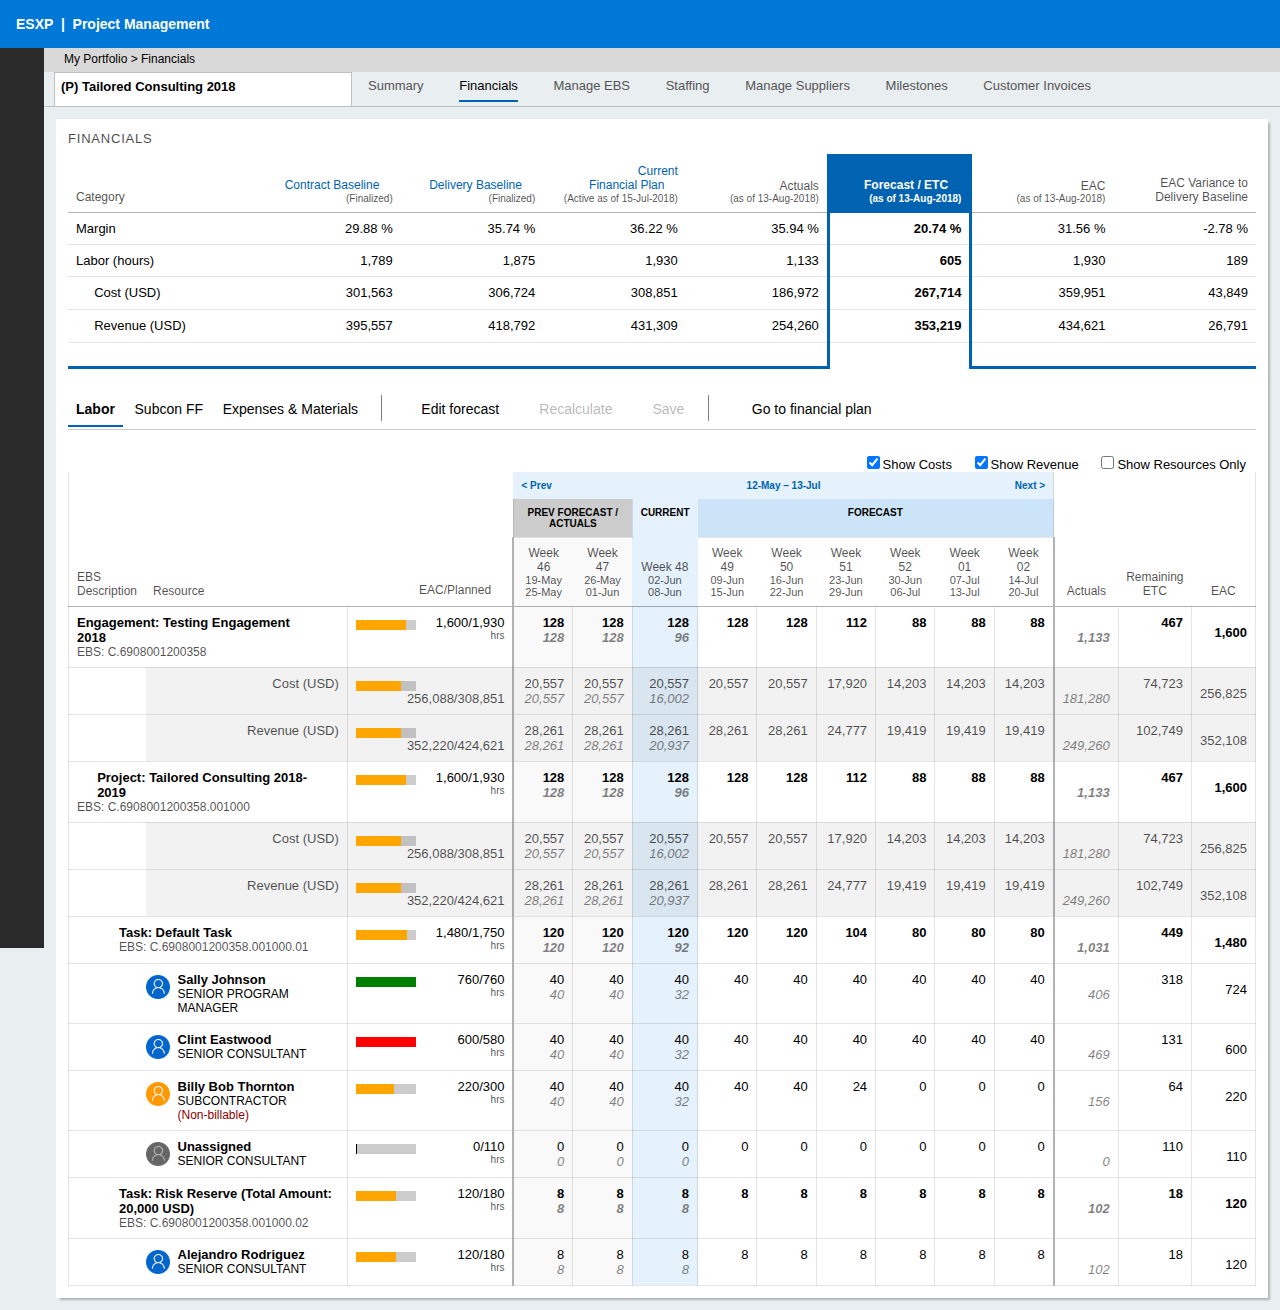
<file: FoW_Forecast.html>
<html>
    <head>
        <title>Forecasting &amp; Planning Mockup</title>
        <link href="FoW.css" rel="stylesheet" />
        <script type="text/javascript">
            var showCostSummary = false;
            var showRevenueSummary = false;
            var showResource_1 = false;
            var showResource_2 = false;
            var showResource_3 = false;
            var showResource_4 = false;
            var showResource_5 = false;
            var showSubconFF_1 = false;
            var showSubconFF_2 = false;
            var showSubconFF_3 = false;
            var showExpense_1 = false;
            var showExpense_3 = false;
            var showProject_1 = true;
            var showProject_2 = true;
            var showProject_3 = true;
            var txtDisplayStyle = "none";
            var txtUpCaretStyle = "&#xE010;";
            var txtDownCaretStyle = "&#xE011;";

            function ShowHideRows(section) {
                if (section == "CostSummary") {
                    if (showCostSummary) {
                        txtDisplayStyle = "none";
                        showCostSummary = false;
                        document.getElementById("pdSummaryCosts").innerHTML = txtDownCaretStyle;
                        document.getElementById("rowCostSummaryGroup").className = "";
                    }
                    else {
                        txtDisplayStyle = "";
                        showCostSummary = true;
                        document.getElementById("pdSummaryCosts").innerHTML = txtUpCaretStyle;
                        document.getElementById("rowCostSummaryGroup").className = "trgroup";
                    }
                    document.getElementById("rowCostSummary1").style.display = txtDisplayStyle;
                    document.getElementById("rowCostSummary2").style.display = txtDisplayStyle;
                    document.getElementById("rowCostSummary3").style.display = txtDisplayStyle;
                }
                else if (section == "RevenueSummary") {
                    if (showRevenueSummary) {
                        txtDisplayStyle = "none";
                        showRevenueSummary = false;
                        document.getElementById("pdSummaryRevenue").innerHTML = txtDownCaretStyle;
                        document.getElementById("rowRevenueSummaryGroup").className = "";
                    }
                    else {
                        txtDisplayStyle = "";
                        showRevenueSummary = true;
                        document.getElementById("pdSummaryRevenue").innerHTML = txtUpCaretStyle;
                        document.getElementById("rowRevenueSummaryGroup").className = "trgroup";
                    }
                    document.getElementById("rowRevenueSummary1").style.display = txtDisplayStyle;
                    document.getElementById("rowRevenueSummary2").style.display = txtDisplayStyle;
                    document.getElementById("rowRevenueSummary3").style.display = txtDisplayStyle;
                }
                else if (section == "Resource_1") {
                    if (showResource_1) {
                        txtDisplayStyle = "none";
                        showResource_1 = false;
                        document.getElementById("pdResource_1").innerHTML = txtDownCaretStyle;
                    }
                    else {
                        txtDisplayStyle = "";
                        showResource_1 = true;
                        document.getElementById("pdResource_1").innerHTML = txtUpCaretStyle;
                    }
                    document.getElementById("rowResource_1_1").style.display = txtDisplayStyle;
                    document.getElementById("rowResource_1_2").style.display = txtDisplayStyle;
                }
                else if (section == "Resource_2") {
                    if (showResource_2) {
                        txtDisplayStyle = "none";
                        showResource_2 = false;
                        document.getElementById("pdResource_2").innerHTML = txtDownCaretStyle;
                    }
                    else {
                        txtDisplayStyle = "";
                        showResource_2 = true;
                        document.getElementById("pdResource_2").innerHTML = txtUpCaretStyle;
                    }
                    document.getElementById("rowResource_2_1").style.display = txtDisplayStyle;
                    document.getElementById("rowResource_2_2").style.display = txtDisplayStyle;
                }
                else if (section == "Resource_3") {
                    if (showResource_3) {
                        txtDisplayStyle = "none";
                        showResource_3 = false;
                        document.getElementById("pdResource_3").innerHTML = txtDownCaretStyle;
                    }
                    else {
                        txtDisplayStyle = "";
                        showResource_3 = true;
                        document.getElementById("pdResource_3").innerHTML = txtUpCaretStyle;
                    }
                    document.getElementById("rowResource_3_1").style.display = txtDisplayStyle;
                    document.getElementById("rowResource_3_2").style.display = txtDisplayStyle;
                }
                else if (section == "Resource_4") {
                    if (showResource_4) {
                        txtDisplayStyle = "none";
                        showResource_4 = false;
                        document.getElementById("pdResource_4").innerHTML = txtDownCaretStyle;
                    }
                    else {
                        txtDisplayStyle = "";
                        showResource_4 = true;
                        document.getElementById("pdResource_4").innerHTML = txtUpCaretStyle;
                    }
                    document.getElementById("rowResource_4_1").style.display = txtDisplayStyle;
                    document.getElementById("rowResource_4_2").style.display = txtDisplayStyle;
                }
                else if (section == "Resource_5") {
                    if (showResource_5) {
                        txtDisplayStyle = "none";
                        showResource_5 = false;
                        document.getElementById("pdResource_5").innerHTML = txtDownCaretStyle;
                    }
                    else {
                        txtDisplayStyle = "";
                        showResource_5 = true;
                        document.getElementById("pdResource_5").innerHTML = txtUpCaretStyle;
                    }
                    document.getElementById("rowResource_5_1").style.display = txtDisplayStyle;
                    document.getElementById("rowResource_5_2").style.display = txtDisplayStyle;
                }
                else if (section == "SubconFF_1") {
                    if (showSubconFF_1) {
                        txtDisplayStyle = "none";
                        showSubconFF_1 = false;
                        document.getElementById("pdSubconFF_1").innerHTML = txtDownCaretStyle;
                    }
                    else {
                        txtDisplayStyle = "";
                        showSubconFF_1 = true;
                        document.getElementById("pdSubconFF_1").innerHTML = txtUpCaretStyle;
                    }
                    document.getElementById("rowSubConFF_1_1").style.display = txtDisplayStyle;
                }
                else if (section == "SubconFF_2") {
                    if (showSubconFF_2) {
                        txtDisplayStyle = "none";
                        showSubconFF_2 = false;
                        document.getElementById("pdSubconFF_2").innerHTML = txtDownCaretStyle;
                    }
                    else {
                        txtDisplayStyle = "";
                        showSubconFF_2 = true;
                        document.getElementById("pdSubconFF_2").innerHTML = txtUpCaretStyle;
                    }
                    document.getElementById("rowSubConFF_2_1").style.display = txtDisplayStyle;
                }
                else if (section == "SubconFF_3") {
                    if (showSubconFF_3) {
                        txtDisplayStyle = "none";
                        showSubconFF_3 = false;
                        document.getElementById("pdSubconFF_3").innerHTML = txtDownCaretStyle;
                    }
                    else {
                        txtDisplayStyle = "";
                        showSubconFF_3 = true;
                        document.getElementById("pdSubconFF_3").innerHTML = txtUpCaretStyle;
                    }
                    document.getElementById("rowSubConFF_3_1").style.display = txtDisplayStyle;
                }
                else if (section == "Expense_1") {
                    if (showExpense_1) {
                        txtDisplayStyle = "none";
                        showExpense_1 = false;
                        document.getElementById("pdExpense_1").innerHTML = txtDownCaretStyle;
                    }
                    else {
                        txtDisplayStyle = "";
                        showExpense_1 = true;
                        document.getElementById("pdExpense_1").innerHTML = txtUpCaretStyle;
                    }
                    document.getElementById("rowExpense_1_1").style.display = txtDisplayStyle;
                }
                else if (section == "Expense_3") {
                    if (showExpense_3) {
                        txtDisplayStyle = "none";
                        showExpense_3 = false;
                        document.getElementById("pdExpense_3").innerHTML = txtDownCaretStyle;
                    }
                    else {
                        txtDisplayStyle = "";
                        showExpense_3 = true;
                        document.getElementById("pdExpense_3").innerHTML = txtUpCaretStyle;
                    }
                    document.getElementById("rowExpense_3_1").style.display = txtDisplayStyle;
                }
                else if (section == "Project_1") {
                    if (showProject_1) {
                        txtDisplayStyle = "none";
                        showProject_1 = false;
                        document.getElementById("pdProject_1").innerHTML = txtDownCaretStyle;
                    }
                    else {
                        txtDisplayStyle = "";
                        showProject_1 = true;
                        document.getElementById("pdProject_1").innerHTML = txtUpCaretStyle;
                    }
                    var tblFD = document.getElementById("tblDetailTable");
                    for (var r = 0, rowFD; rowFD = tblFD.rows[r]; r++) {
                        if (r > 6) {
                            if (rowFD.id.startsWith("rowResource_")) {
                                rowFD.style.display = "none";
                            }
                            else {
                                rowFD.style.display = txtDisplayStyle;
                            }
                        }
                    }
                }
                else if (section == "Project_2") {
                    if (showProject_2) {
                        txtDisplayStyle = "none";
                        showProject_2 = false;
                        document.getElementById("pdProject_2").innerHTML = txtDownCaretStyle;
                    }
                    else {
                        txtDisplayStyle = "";
                        showProject_2 = true;
                        document.getElementById("pdProject_2").innerHTML = txtUpCaretStyle;
                    }
                    var tblSC = document.getElementById("tblSubconFFTable");
                    for (var r = 0, rowSC; rowSC = tblSC.rows[r]; r++) {
                        if (r > 4) {
                            if (rowSC.id.startsWith("rowSubConFF_")) {
                                rowSC.style.display = "none";
                            }
                            else {
                                rowSC.style.display = txtDisplayStyle;
                            }
                        }
                    }
                }
                else if (section == "Project_3") {
                    if (showProject_3) {
                        txtDisplayStyle = "none";
                        showProject_3 = false;
                        document.getElementById("pdProject_3").innerHTML = txtDownCaretStyle;
                    }
                    else {
                        txtDisplayStyle = "";
                        showProject_3 = true;
                        document.getElementById("pdProject_3").innerHTML = txtUpCaretStyle;
                    }
                    var tblFD = document.getElementById("tblExpenseTable");
                    for (var r = 0, rowFD; rowFD = tblFD.rows[r]; r++) {
                        if (r > 4) {
                            if (rowFD.id.startsWith("rowExpense_")) {
                                rowFD.style.display = "none";
                            }
                            else {
                                rowFD.style.display = txtDisplayStyle;
                            }
                        }
                    }
                }
            }

            function hoverSummaryTable(n) {
                var tbl = document.getElementById("tblSummaryTable");

                for (var i = 0, row; row = tbl.rows[i]; i++) {
                    //if (i == 11) break;

                    if (row.className != "trsubrows") {
                        row.cells[n].className = "tdhoveractive tdright"
                    } else {
                        row.cells[n + 1].className = "tdhoveractive tdright"
                    }

                    if (i == 11) {
                        row.cells[n].className = "tdhoveractive tdSummaryFooter"
                    }
                }
            }

            function outSummaryTable(n) {
                var tbl = document.getElementById("tblSummaryTable");

                for (var i = 0, row; row = tbl.rows[i]; i++) {
                    //if (i == 11) break;

                    if (row.className != "trsubrows") {
                        row.cells[n].className = "tdright"
                    } else {
                        row.cells[n + 1].className = "tdright"
                    }

                    if (i == 11) {
                        row.cells[n].className = "tdSummaryFooter"
                    }
                }
            }

            function navSummaryTable(n) {
                var tbl = document.getElementById("tblSummaryTable");
                var destUrl;

                switch (n) {
                    case 1:
                        destUrl = "FoW_ContractBaseline.html";
                        break;
                    case 2:
                        destUrl = "FoW_DeliveryBaseline.html";
                        break;
                    case 3:
                        destUrl = "FoW_CFP.html";
                        break;
                    case 4:
                        destUrl = "FoW_Forecast.html";
                        break;
                }

                window.location.href = destUrl;
            }

            // Show/Hide the popup menu when user clicks anyway in the window.
            window.onclick = function (event) {
                var w = document.getElementById('divMenuOverflowList');
                var dDEM = document.getElementById('divMenuOverflowListDEM');
                var wEXP = document.getElementById('divMenuOverflowListEXP');
                var h = document.getElementById('divTooltipHelp');
                var dENG = document.getElementById('divMenuOverflowDetailENG');
                var dPROJ = document.getElementById('divMenuOverflowDetailPROJ');
                w.style.display = "none";
                dDEM.style.display = "none";
                wEXP.style.display = "none";
                h.style.display = "none";
                dENG.style.display = "none";
                dPROJ.style.display = "none";
                if (event.target.id.startsWith('btnMenuOverflow_')) {
                    w.style.left = event.clientX + document.body.scrollLeft;
                    w.style.top = event.clientY + document.body.scrollTop;
                    w.style.display = "inline-block";
                }
                else if (event.target.id.startsWith("btnMenuOverflowDEM_")) {
                    dDEM.style.left = event.clientX + document.body.scrollLeft;
                    dDEM.style.top = event.clientY + document.body.scrollTop;
                    dDEM.style.display = "inline-block";
                }
                else if (event.target.className == "tooltipicon") {
                    h.style.left = event.clientX + document.body.scrollLeft;
                    h.style.top = event.clientY + document.body.scrollTop;
                    h.style.display = "inline-block";
                }
                else if (event.target.id.startsWith('btnMenuOverflowEXP_')) {
                    wEXP.style.left = event.clientX + document.body.scrollLeft;
                    wEXP.style.top = event.clientY + document.body.scrollTop;
                    wEXP.style.display = "inline-block";
                }
                else if (event.target.id.startsWith('btnMenuOverflowDetail_')) {
                    if (event.target.id.endsWith('E')) {
                        dENG.style.left = event.clientX + document.body.scrollLeft;
                        dENG.style.top = event.clientY + document.body.scrollTop;
                        dENG.style.display = "inline-block";
                    }
                    else {
                        dPROJ.style.left = event.clientX + document.body.scrollLeft;
                        dPROJ.style.top = event.clientY + document.body.scrollTop;
                        dPROJ.style.display = "inline-block";
                    }
                }
            }

            function showBulkUpdateModal() {
                document.getElementById('modalBulkUpdate').style.display = "";
            }

            function showResourceDetailsModal() {
                document.getElementById('modalResourceDetails').style.display = "";
            }

            function showDemandDetailsModal() {
                document.getElementById('modalDemandDetails').style.display = "";
            }

            function hideModals() {
                var m = document.getElementsByClassName('modalbg');
                var i;
                for (i = 0; i < m.length; i++) {
                    m[i].style.display = "none";
                }
            }

        </script>
    </head>
    <body>
        <div id="divMenuOverflowList" class="menuOverflowList">
            <p><a onclick="showBulkUpdateModal();" href="#">Bulk forecast</a></p>
            <p><a onclick="showResourceDetailsModal();" href="#">Resource details</a></p>
            <div style="background:#f0f0f0;height:1px;width:100%;margin-top:10px;margin-bottom:10px;"></div>
            <p><a href="#">Copy row values</a></p>
            <p><a href="#">Paste row values</a></p>
        </div>

        <div id="divMenuOverflowListDEM" class="menuOverflowList">
            <p><a onclick="showDemandDetailsModal();" href="#">Demand details</a></p>
        </div>

        <div id="divMenuOverflowListEXP" class="menuOverflowList">
            <p><a href="#">Copy row values</a></p>
            <p><a href="#">Paste row values</a></p>
        </div>

        <div id="divMenuOverflowDetailENG" class="menuOverflowList">
            <div class="formrow">
                <div class="fieldlabel">Engagement</div>
                <div>Testing Engagement 2018</div>
            </div>
            <div class="formrow" style="width: 47%; float: right;">
                <div class="fieldlabel">End Date</div>
                <div>30-Sep-2018</div>
            </div>
            <div class="formrow" style="width: 47%;">
                <div class="fieldlabel">Start Date</div>
                <div>01-Mar-2018</div>
            </div>
            <div class="formrow">
                <div class="fieldlabel">Primary Domain Project Manager</div>
                <div>Eduardo Filipe Gonzales</div>
            </div>
            <div class="formrow">
                <div class="fieldlabel">Additional Primary Domain Project Manager</div>
                <div>
                    Alejandro Rimeriez<br />
                    Lordes Sanchez de Castillo
                </div>
            </div>
        </div>

        <div id="divMenuOverflowDetailPROJ" class="menuOverflowList">
            <div class="formrow">
                <div class="fieldlabel">Project</div>
                <div>Tailored Consulting 2018-2019</div>
            </div>
            <div class="formrow" style="width: 47%; float: right;">
                <div class="fieldlabel">End Date</div>
                <div>30-Sep-2018</div>
            </div>
            <div class="formrow" style="width: 47%;">
                <div class="fieldlabel">Start Date</div>
                <div>01-Mar-2018</div>
            </div>
            <div class="formrow">
                <div class="fieldlabel">Domain</div>
                <div>ES Business Productivity</div>
            </div>
            <div class="formrow">
                <div class="fieldlabel">Domain Project Manager</div>
                <div>Eduardo Filipe Gonzales</div>
            </div>
            <div class="formrow">
                <div class="fieldlabel">Additional Domain Project Manager</div>
                <div>
                    (none)
                </div>
            </div>
        </div>

        <div id="divTooltipHelp" class="menuTooltipHelp">
            <p>This is some helpful text that defines what this data represents. Please consult the requirements for the final text.</p>
        </div>

        <div id="modalBulkUpdate" class="modalbg" style="display:none;">
            <div class="modalbox">
                <div class="modalheader">
                    <div class="Xbutton" onclick="hideModals();">&#xE10A;</div>
                    <div class="subtitle">Bulk Update</div>
                    <div style="margin-top:20px;">
                        <button id="pivByRange" class="pivot pivotactive" onclick="showBUsection('ByRange');">By date range</button>
                        <button id="pivByWeek" class="pivot" onclick="showBUsection('ByWeek');">By week</button>
                        <script type="text/javascript">
                            function showBUsection(s) {
                                switch (s) {
                                    case "ByRange":
                                        document.getElementById("modalBulkUpdate1Body").style.display = "";
                                        document.getElementById("modalBulkUpdate2Body").style.display = "none";

                                        document.getElementById("pivByRange").className = "pivot pivotactive";
                                        document.getElementById("pivByWeek").className = "pivot";
                                        break;
                                    case "ByWeek":
                                        document.getElementById("modalBulkUpdate1Body").style.display = "none";
                                        document.getElementById("modalBulkUpdate2Body").style.display = "";

                                        document.getElementById("pivByRange").className = "pivot";
                                        document.getElementById("pivByWeek").className = "pivot pivotactive";
                                        break;
                                }
                            }
                        </script>
                    </div>
                </div>
                <div id="modalBulkUpdate1Body" class="modalbody">
                    <div class="formrow">
                        <div class="fieldlabel">Project Duration</div>
                        <div>
                            01-Mar-2018 to 30-Sep-2018
                        </div>
                    </div>
                    <div class="formrow" style="width: 47%; float: right;">
                        <div class="fieldlabel">Week Starting</div>
                        <div>
                            <input type="text" id="frmWkStart" class="fieldinput" style="width:136px" value="25-Jun-2018" />
                            <div class="calendaricon">&#xE163;</div>
                        </div>
                    </div>
                    <div class="formrow" style="width: 47%;">
                        <div class="fieldlabel">Week Ending</div>
                        <div>
                            <input type="text" id="frmWkEnd" class="fieldinput" style="width:136px" value="25-Jun-2018" />
                            <div class="calendaricon">&#xE163;</div>
                        </div>
                    </div>
                    <div class="formrow">
                        <div class="fieldlabel">Hours per Week</div>
                        <div>
                            <input type="radio" name="rdoSpread" id="rdoSpreadCustom" checked /> <label for="rdoSpreadCustom">Specify hours per week:</label> <input type="text" id="frmHoursPerWeek" class="fieldinput" style="width:50px;" value="40" />
                        </div>
                        <div>
                            <input type="radio" name="rdoSpread" id="rdoSpreadAuto" /> <label for="rdoSpreadAuto">Spread planned hours evenly across project duration (36.6 hours/week)</label>
                        </div>
                    </div>
                </div>
                <div id="modalBulkUpdate2Body" class="modalbody" style="display:none;">
                    <div class="formrow">
                        <div class="fieldlabel">Project Duration</div>
                        <div>
                            01-Mar-2018 to 30-Sep-2018
                        </div>
                    </div>
                    <div class="formrow">
                        <table class="datatable">
                            <thead>
                                <tr>
                                    <th>Week Starting</th>
                                    <th>Hours per Week</th>
                                </tr>
                            </thead>
                            <tbody>
                                <tr>
                                    <td>01-Mar-2018</td>
                                    <td><input type="text" id="frmHoursPerWeek" class="fieldinput" style="width:50px;" value="40" /></td>
                                </tr>
                                <tr>
                                    <td>08-Mar-2018</td>
                                    <td><input type="text" id="frmHoursPerWeek" class="fieldinput" style="width:50px;" value="40" /></td>
                                </tr>
                                <tr>
                                    <td>15-Mar-2018</td>
                                    <td><input type="text" id="frmHoursPerWeek" class="fieldinput" style="width:50px;" value="40" /></td>
                                </tr>
                                <tr>
                                    <td>22-Mar-2018</td>
                                    <td><input type="text" id="frmHoursPerWeek" class="fieldinput" style="width:50px;" value="40" /></td>
                                </tr>
                                <tr>
                                    <td>29-Mar-2018</td>
                                    <td><input type="text" id="frmHoursPerWeek" class="fieldinput" style="width:50px;" value="40" /></td>
                                </tr>
                                <tr>
                                    <td>06-Apr-2018</td>
                                    <td><input type="text" id="frmHoursPerWeek" class="fieldinput" style="width:50px;" value="40" /></td>
                                </tr>
                                <tr>
                                    <td>13-Apr-2018</td>
                                    <td><input type="text" id="frmHoursPerWeek" class="fieldinput" style="width:50px;" value="40" /></td>
                                </tr>
                                <tr>
                                    <td>20-Apr-2018</td>
                                    <td><input type="text" id="frmHoursPerWeek" class="fieldinput" style="width:50px;" value="40" /></td>
                                </tr>
                                <tr>
                                    <td>27-Apr-2018</td>
                                    <td><input type="text" id="frmHoursPerWeek" class="fieldinput" style="width:50px;" value="40" /></td>
                                </tr>
                                <tr>
                                    <td>04-May-2018</td>
                                    <td><input type="text" id="frmHoursPerWeek" class="fieldinput" style="width:50px;" value="40" /></td>
                                </tr>
                            </tbody>
                        </table>
                    </div>
                </div>
                <div class="modalfooter" style="text-align:right;">
                    <button class="secondarybutton" onclick="hideModals();">Cancel</button>
                    <button class="primarybutton" onclick="hideModals();">Update</button>
                </div>
            </div>
        </div>
        <div id="modalResourceDetails" class="modalbg" style="display:none;">
            <div class="modalbox">
                <div class="modalheader">
                    <div class="Xbutton" onclick="hideModals();">&#xE10A;</div>
                    <div class="subtitle">Resource Details</div>
                </div>
                <div id="modalSplitRole" class="modalbody">
                    <div class="formrow">
                        <table class="datatable">
                            <tr>
                                <td class="tdFTE tdbordernobottom">
                                    <p class="dataitembold">Sally Johnson</p>
                                    <p class="dataitemsmall">SENIOR PROGRAM MANAGER</p>
                                </td>
                            </tr>
                        </table>
                    </div>
                    <div class="formrow" style="width: 47%; float: right;">
                        <div class="fieldlabel">Resource Type</div>
                        <div>Full Time</div>
                    </div>
                    <div class="formrow" style="width: 47%;">
                        <div class="fieldlabel">Planned Role</div>
                        <div>Senior Project Manager</div>
                    </div>
                    <div class="formrow" style="width: 47%; float: right;">
                        <div class="fieldlabel">Business Partner ID</div>
                        <div>123456789</div>
                    </div>
                    <div class="formrow" style="width: 47%;">
                        <div class="fieldlabel">GRM Demand ID</div>
                        <div>123456789</div>
                    </div>
                    <div class="formrow" style="width: 47%; float: right;">
                        <div class="fieldlabel">Billing Role ID</div>
                        <div>123456</div>
                    </div>
                    <div class="formrow" style="width: 47%;">
                        <div class="fieldlabel">Domain</div>
                        <div>Business Applications</div>
                    </div>
                    <div class="formrow" style="width: 47%; float: right;">
                        <div class="fieldlabel">Resource Location</div>
                        <div>Toronto, Canada</div>
                    </div>
                    <div class="formrow" style="width: 47%;">
                        <div class="fieldlabel">Delivery Location</div>
                        <div>Toronto, Canada</div>
                    </div>
                    <div class="formrow" style="width: 47%; float: right;">
                        <div class="fieldlabel">PO Line Item</div>
                        <div>10</div>
                    </div>
                    <div class="formrow" style="width: 47%;">
                        <div class="fieldlabel">Purchase Order</div>
                        <div>90001266</div>
                    </div>
                    <div class="formrow">
                        <table class="datatable">
                            <thead>
                                <tr>
                                    <th>Category</th>
                                    <th class="tdright">Planned</th>
                                    <th class="tdright">Staffed<br />(from GRM)</th>
                                    <th class="tdright">Actuals</th>
                                    <th class="tdright">ETC</th>
                                    <th class="tdright">EAC</th>
                                </tr>
                            </thead>
                            <tbody>
                                <tr>
                                    <td>Labor (hours)</td>
                                    <td class="tdright">250</td>
                                    <td class="tdright">250</td>
                                    <td class="tdright">210</td>
                                    <td class="tdright">40</td>
                                    <td class="tdright">250</td>
                                </tr>
                                <tr>
                                    <td>Cost Rate</td>
                                    <td class="tdright">180</td>
                                    <td class="tdright">180</td>
                                    <td class="tdright">180</td>
                                    <td class="tdright">-</td>
                                    <td class="tdright">-</td>
                                </tr>
                                <tr class="trsubrows">
                                    <td class="tdindentL_1 tdtotal">Cost (USD)</td>
                                    <td class="tdright tdtotal">45,278</td>
                                    <td class="tdright tdtotal">45,278</td>
                                    <td class="tdright tdtotal">42,991</td>
                                    <td class="tdright tdtotal">2,283</td>
                                    <td class="tdright tdtotal">45,278</td>
                                </tr>
                                <tr>
                                    <td>Revenue Rate</td>
                                    <td class="tdright">220</td>
                                    <td class="tdright">220</td>
                                    <td class="tdright">220</td>
                                    <td class="tdright">-</td>
                                    <td class="tdright">-</td>
                                </tr>
                                <tr class="trsubrows">
                                    <td class="tdindentL_1 tdtotal">Revenue (USD)</td>
                                    <td class="tdright tdtotal">52,053</td>
                                    <td class="tdright tdtotal">52,053</td>
                                    <td class="tdright tdtotal">49,226</td>
                                    <td class="tdright tdtotal">2,823</td>
                                    <td class="tdright tdtotal">52,053</td>
                                </tr>
                            </tbody>
                        </table>
                    </div>
                </div>
                <div class="modalfooter" style="text-align:right;">
                    <button class="primarybutton" onclick="hideModals();">Close</button>
                </div>
            </div>
        </div>
        <div id="modalDemandDetails" class="modalbg" style="display:none;">
            <div class="modalbox">
                <div class="modalheader">
                    <div class="Xbutton" onclick="hideModals();">&#xE10A;</div>
                    <div class="subtitle">Demand Details</div>
                </div>
                <div id="modalSplitRole" class="modalbody">
                    <div class="formrow" style="width: 47%; float: right;">
                        <div class="fieldlabel">Resource Type</div>
                        <div>Full Time</div>
                    </div>
                    <div class="formrow" style="width: 47%;">
                        <div class="fieldlabel">Planned Role</div>
                        <div>Senior Project Manager</div>
                    </div>
                    <div class="formrow" style="width: 47%; float: right;">
                        <div class="fieldlabel">Business Partner ID</div>
                        <div>123456789</div>
                    </div>
                    <div class="formrow" style="width: 47%;">
                        <div class="fieldlabel">GRM Demand ID</div>
                        <div>123456789</div>
                    </div>
                    <div class="formrow" style="width: 47%; float: right;">
                        <div class="fieldlabel">Bill Rate</div>
                        <div>220 USD/hr</div>
                    </div>
                    <div class="formrow" style="width: 47%;">
                        <div class="fieldlabel">Cost Rate (since 01-Mar-2018)</div>
                        <div>180 USD/hr</div>
                    </div>
                    <div class="formrow" style="width: 47%; float: right;">
                        <div class="fieldlabel">Billing Role ID</div>
                        <div>123456</div>
                    </div>
                    <div class="formrow" style="width: 47%;">
                        <div class="fieldlabel">Domain</div>
                        <div>Business Applications</div>
                    </div>
                    <div class="formrow" style="width: 47%; float: right;">
                        <div class="fieldlabel">Resource Location</div>
                        <div>Toronto, Canada</div>
                    </div>
                    <div class="formrow" style="width: 47%;">
                        <div class="fieldlabel">Delivery Location</div>
                        <div>Toronto, Canada</div>
                    </div>
                    <div class="formrow" style="width: 47%; float: right;">
                        <div class="fieldlabel">PO Line Item</div>
                        <div>10</div>
                    </div>
                    <div class="formrow" style="width: 47%;">
                        <div class="fieldlabel">Purchase Order</div>
                        <div>90001266</div>
                    </div>
                    <div class="formrow">
                        <table class="datatable">
                            <thead>
                                <tr>
                                    <th>Category</th>
                                    <th class="tdright">Planned</th>
                                    <th class="tdright">Proposed</th>
                                </tr>
                            </thead>
                            <tbody>
                                <tr>
                                    <td>Labor (hours)</td>
                                    <td class="tdright">250</td>
                                    <td class="tdright">250</td>
                                </tr>
                                <tr>
                                    <td>Cost (USD)</td>
                                    <td class="tdright">45,278</td>
                                    <td class="tdright">45,278</td>
                                </tr>
                                <tr>
                                    <td>Revenue (USD)</td>
                                    <td class="tdright">52,053</td>
                                    <td class="tdright">52,053</td>
                                </tr>
                            </tbody>
                        </table>
                    </div>
                </div>
                <div class="modalfooter" style="text-align:right;">
                    <button class="primarybutton" onclick="hideModals();">Close</button>
                </div>
            </div>
        </div>


        <div id="divHeader"><div class="middleitem">ESXP &nbsp;|&nbsp; Project Management</div></div>
        <div id="divBody">
            <!-- BEGIN LEFT NAV  -->
            <div id="divLeftNav">
                <button class="leftnavicon">&#xE700;</button>
                <button class="leftnavicon">&#xE12A;</button>
                <button class="leftnavicon">&#xE136;</button>
                <button class="leftnavicon">&#xE121;</button>
                <button class="leftnavicon">&#xE125;</button>
                <button class="leftnavicon">&#xEA98;</button>
                <button class="leftnavicon">&#xEB4E;</button>
                <button class="leftnavicon">&#xE15E;</button>
                <button class="leftnavicon">&#xE115;</button>
            </div>
            <div id="divContentArea">
                <div id="divBreadcrumb"><div class="middleitem">My Portfolio > Financials</div></div>
                <div id="divSecondaryNav">
                    <div id="divFakeProjectDD"><div class="middleitem">(P) Tailored Consulting 2018</div></div>
                    <ul>
                        <li>Summary</li>
                        <li><button class="navbuttonactive">Financials</button></li>
                        <li>Manage EBS</li>
                        <li>Staffing</li>
                        <li>Manage Suppliers</li>
                        <li>Milestones</li>
                        <li>Customer Invoices</li>
                    </ul>
                </div>
                <div id="divParts">
                    <div class="webpart">
                        <div class="webparttitle">FINANCIALS</div>
                        <!-- BEGIN SUMMARY TABLE -->
                        <table id="tblSummaryTable" class="datatable">
                            <thead>
                                <tr>
                                    <th colspan="2">Category</th>
                                    <th class="tdright" onmouseover="hoverSummaryTable(1);" onmouseout="outSummaryTable(1);" onclick="navSummaryTable(1);"><a href="FoW_ContractBaseline.html">Contract Baseline</a><div class="tooltipicon">&#xE946;</div><br /><span class="dataitemsmaller">(Finalized)</span></th>
                                    <th class="tdright" style="width:12%" onmouseover="hoverSummaryTable(2);" onmouseout="outSummaryTable(2);" onclick="navSummaryTable(2);"><a href="FoW_DeliveryBaseline.html">Delivery Baseline</a><div class="tooltipicon">&#xE946;</div><br /><span class="dataitemsmaller">(Finalized)</span></th>
                                    <th class="tdright" style="width:12%" onmouseover="hoverSummaryTable(3);" onmouseout="outSummaryTable(3);" onclick="navSummaryTable(3);"><a href="FoW_CFP.html">Current<br />Financial Plan</a><div class="tooltipicon">&#xE946;</div><br /><span class="dataitemsmaller">(Active as of 15-Jul-2018)</span></th>
                                    <th class="tdright" style="width:12%">Actuals<br /><span class="dataitemsmaller">(as of 13-Aug-2018)</span></th>
                                    <th class="tdright tdSummaryActive" style="width:12%">Forecast / ETC<div class="tooltipicon">&#xE946;</div><br /><span class="dataitemsmaller">(as of 13-Aug-2018)</span></th>
                                    <th class="tdright" style="width:12%">EAC<br /><span class="dataitemsmaller">(as of 13-Aug-2018)</span></th>
                                    <th class="tdright" style="width:12%">EAC Variance to<br />Delivery Baseline</th>
                                </tr>
                            </thead>
                            <tbody>
                                <tr>
                                    <td colspan="2">Margin</td>
                                    <td class="tdright" onmouseover="hoverSummaryTable(1);" onmouseout="outSummaryTable(1);" onclick="navSummaryTable(1);">29.88 %</td>
                                    <td class="tdright" onmouseover="hoverSummaryTable(2);" onmouseout="outSummaryTable(2);" onclick="navSummaryTable(2);">35.74 %</td>
                                    <td class="tdright" onmouseover="hoverSummaryTable(3);" onmouseout="outSummaryTable(3);" onclick="navSummaryTable(3);">36.22 %</td>
                                    <td class="tdright">35.94 %</td>
                                    <td class="tdright tdSummaryActive">20.74 %</td>
                                    <td class="tdright">31.56 %</td>
                                    <td class="tdright">-2.78 %</td>
                                </tr>
                                <tr>
                                    <td colspan="2">Labor (hours)</td>
                                    <td class="tdright" onmouseover="hoverSummaryTable(1);" onmouseout="outSummaryTable(1);" onclick="navSummaryTable(1);">1,789</td>
                                    <td class="tdright" onmouseover="hoverSummaryTable(2);" onmouseout="outSummaryTable(2);" onclick="navSummaryTable(2);">1,875</td>
                                    <td class="tdright" onmouseover="hoverSummaryTable(3);" onmouseout="outSummaryTable(3);" onclick="navSummaryTable(3);">1,930</td>
                                    <td class="tdright">1,133</td>
                                    <td class="tdright tdSummaryActive">605</td>
                                    <td class="tdright">1,930</td>
                                    <td class="tdright">189</td>
                                </tr>
                                <tr id="rowCostSummaryGroup">
                                    <td colspan="2" onclick="ShowHideRows('CostSummary')" style="cursor:pointer;"><span id="pdSummaryCosts" style="font-family:'Segoe MDL2 Assets';padding-right:8px;">&#xE011;</span>Cost (USD)</td>
                                    <td class="tdright" onmouseover="hoverSummaryTable(1);" onmouseout="outSummaryTable(1);" onclick="navSummaryTable(1);">301,563</td>
                                    <td class="tdright" onmouseover="hoverSummaryTable(2);" onmouseout="outSummaryTable(2);" onclick="navSummaryTable(2);">306,724</td>
                                    <td class="tdright" onmouseover="hoverSummaryTable(3);" onmouseout="outSummaryTable(3);" onclick="navSummaryTable(3);">308,851</td>
                                    <td class="tdright">186,972</td>
                                    <td class="tdright tdSummaryActive">267,714</td>
                                    <td class="tdright">359,951</td>
                                    <td class="tdright">43,849</td>
                                </tr>
                                <tr id="rowCostSummary1" class="trsubrows" style="display:none;">
                                    <td class="tdwhite" style="width:40px;">&nbsp;</td>
                                    <td>Labor</td>
                                    <td class="tdright tdindentR" onmouseover="hoverSummaryTable(1);" onmouseout="outSummaryTable(1);" onclick="navSummaryTable(1);">255,091</td>
                                    <td class="tdright tdindentR" onmouseover="hoverSummaryTable(2);" onmouseout="outSummaryTable(2);" onclick="navSummaryTable(2);">259,044</td>
                                    <td class="tdright tdindentR" onmouseover="hoverSummaryTable(3);" onmouseout="outSummaryTable(3);" onclick="navSummaryTable(3);">267,113</td>
                                    <td class="tdright tdindentR">181,280</td>
                                    <td class="tdright tdindentR tdSummaryActive">256,825</td>
                                    <td class="tdright tdindentR">308,851</td>
                                    <td class="tdright tdindentR">49,062</td>
                                </tr>
                                <tr id="rowCostSummary2" class="trsubrows" style="display:none;">
                                    <td class="tdwhite" style="width:40px;">&nbsp;</td>
                                    <td>Subcon FF</td>
                                    <td class="tdright tdindentR" onmouseover="hoverSummaryTable(1);" onmouseout="outSummaryTable(1);" onclick="navSummaryTable(1);">39,000</td>
                                    <td class="tdright tdindentR" onmouseover="hoverSummaryTable(2);" onmouseout="outSummaryTable(2);" onclick="navSummaryTable(2);">39,000</td>
                                    <td class="tdright tdindentR" onmouseover="hoverSummaryTable(3);" onmouseout="outSummaryTable(3);" onclick="navSummaryTable(3);">39,490</td>
                                    <td class="tdright tdindentR">3,189</td>
                                    <td class="tdright tdindentR tdSummaryActive">6,016</td>
                                    <td class="tdright tdindentR">41,000</td>
                                    <td class="tdright tdindentR">2,000</td>
                                </tr>
                                <tr id="rowCostSummary3" class="trsubrows" style="display:none;">
                                    <td class="tdwhite" style="width:40px;">&nbsp;</td>
                                    <td>Expense &amp; Materials</td>
                                    <td class="tdright tdindentR" onmouseover="hoverSummaryTable(1);" onmouseout="outSummaryTable(1);" onclick="navSummaryTable(1);">9,000</td>
                                    <td class="tdright tdindentR" onmouseover="hoverSummaryTable(2);" onmouseout="outSummaryTable(2);" onclick="navSummaryTable(2);">9,000</td>
                                    <td class="tdright tdindentR" onmouseover="hoverSummaryTable(3);" onmouseout="outSummaryTable(3);" onclick="navSummaryTable(3);">9,234</td>
                                    <td class="tdright tdindentR">1,003</td>
                                    <td class="tdright tdindentR tdSummaryActive">8,694</td>
                                    <td class="tdright tdindentR">10,000</td>
                                    <td class="tdright tdindentR">1,000</td>
                                </tr>
                                <tr id="rowRevenueSummaryGroup">
                                    <td colspan="2" onclick="ShowHideRows('RevenueSummary')" style="cursor:pointer;"><span id="pdSummaryRevenue" style="font-family:'Segoe MDL2 Assets';padding-right:8px;">&#xE011;</span>Revenue (USD)</td>
                                    <td class="tdright" onmouseover="hoverSummaryTable(1);" onmouseout="outSummaryTable(1);" onclick="navSummaryTable(1);">395,557</td>
                                    <td class="tdright" onmouseover="hoverSummaryTable(2);" onmouseout="outSummaryTable(2);" onclick="navSummaryTable(2);">418,792</td>
                                    <td class="tdright" onmouseover="hoverSummaryTable(3);" onmouseout="outSummaryTable(3);" onclick="navSummaryTable(3);">431,309</td>
                                    <td class="tdright">254,260</td>
                                    <td class="tdright tdSummaryActive">353,219</td>
                                    <td class="tdright">434,621</td>
                                    <td class="tdright">26,791</td>
                                </tr>
                                <tr id="rowRevenueSummary1" class="trsubrows" style="display:none;">
                                    <td class="tdwhite" style="width:40px;">&nbsp;</td>
                                    <td>Labor</td>
                                    <td class="tdright tdindentR" onmouseover="hoverSummaryTable(1);" onmouseout="outSummaryTable(1); onclick=" navSummaryTable(1);"">400,921</td>
                                    <td class="tdright tdindentR" onmouseover="hoverSummaryTable(2);" onmouseout="outSummaryTable(2);" onclick="navSummaryTable(2);">408,194</td>
                                    <td class="tdright tdindentR" onmouseover="hoverSummaryTable(3);" onmouseout="outSummaryTable(3);" onclick="navSummaryTable(3);">421,300</td>
                                    <td class="tdright tdindentR">249,260</td>
                                    <td class="tdright tdindentR tdSummaryActive">352,108</td>
                                    <td class="tdright tdindentR">424,621</td>
                                    <td class="tdright tdindentR">18,813</td>
                                </tr>
                                <tr id="rowRevenueSummary2" class="trsubrows" style="display:none;">
                                    <td class="tdwhite" style="width:40px;">&nbsp;</td>
                                    <td>Subcon FF</td>
                                    <td class="tdright tdindentR" onmouseover="hoverSummaryTable(1);" onmouseout="outSummaryTable(1);" onclick="navSummaryTable(1);">0</td>
                                    <td class="tdright tdindentR" onmouseover="hoverSummaryTable(2);" onmouseout="outSummaryTable(2);" onclick="navSummaryTable(2);">10,009</td>
                                    <td class="tdright tdindentR" onmouseover="hoverSummaryTable(3);" onmouseout="outSummaryTable(3);" onclick="navSummaryTable(3);">10,009</td>
                                    <td class="tdright tdindentR">5,000</td>
                                    <td class="tdright tdindentR tdSummaryActive">1,925</td>
                                    <td class="tdright tdindentR">10,000</td>
                                    <td class="tdright tdindentR">9</td>
                                </tr>
                                <tr id="rowRevenueSummary3" class="trsubrows" style="display:none;">
                                    <td class="tdwhite" style="width:40px;">&nbsp;</td>
                                    <td>Expense &amp; Materials</td>
                                    <td class="tdright tdindentR" onmouseover="hoverSummaryTable(1);" onmouseout="outSummaryTable(1);" onclick="navSummaryTable(1);">0</td>
                                    <td class="tdright tdindentR" onmouseover="hoverSummaryTable(2);" onmouseout="outSummaryTable(2);" onclick="navSummaryTable(2);">0</td>
                                    <td class="tdright tdindentR" onmouseover="hoverSummaryTable(3);" onmouseout="outSummaryTable(3);" onclick="navSummaryTable(3);">0</td>
                                    <td class="tdright tdindentR">0</td>
                                    <td class="tdright tdindentR tdSummaryActive">0</td>
                                    <td class="tdright tdindentR">0</td>
                                    <td class="tdright tdindentR">0.00 %</td>
                                </tr>
                                <tr style="height:25px !important;">
                                    <td class="tdSummaryFooter" colspan="2"></td>
                                    <td class="tdSummaryFooter"></td>
                                    <td class="tdSummaryFooter"></td>
                                    <td class="tdSummaryFooter"></td>
                                    <td class="tdSummaryFooter"></td>
                                    <td class="tdbordernobottom tdSummaryActiveArrow"></td>
                                    <td class="tdSummaryFooter"></td>
                                    <td class="tdSummaryFooter"></td>
                                </tr>
                            </tbody>
                        </table>

                        <!-- BEGIN DETAIL TABLE -->

                        <div id="divCommandBar">
                            <button id="pivLabor" class="pivot pivotactive" onclick="showDetailSection('Labor');">Labor</button>
                            <button id="pivSubconFF" class="pivot" onclick="showDetailSection('Subcon');">Subcon FF</button>
                            <button id="pivExpense" class="pivot" onclick="showDetailSection('Expense');">Expenses &amp; Materials</button>
                            <script type="text/javascript">
                                function showDetailSection(s) {
                                    switch (s) {
                                        case "Labor":
                                            document.getElementById("secForecast").style.display = "";
                                            document.getElementById("divForecastRowOptions").style.display = "";
                                            document.getElementById("secSubconFF").style.display = "none";
                                            document.getElementById("secExpense").style.display = "none";

                                            document.getElementById("pivLabor").className = "pivot pivotactive";
                                            document.getElementById("pivSubconFF").className = "pivot";
                                            document.getElementById("pivExpense").className = "pivot";
                                            break;
                                        case "Subcon":
                                            document.getElementById("secForecast").style.display = "none";
                                            document.getElementById("divForecastRowOptions").style.display = "none";
                                            document.getElementById("secSubconFF").style.display = "";
                                            document.getElementById("secExpense").style.display = "none";

                                            document.getElementById("pivLabor").className = "pivot";
                                            document.getElementById("pivSubconFF").className = "pivot pivotactive";
                                            document.getElementById("pivExpense").className = "pivot";
                                            break;
                                        case "Expense":
                                            document.getElementById("secForecast").style.display = "none";
                                            document.getElementById("divForecastRowOptions").style.display = "none";
                                            document.getElementById("secSubconFF").style.display = "none";
                                            document.getElementById("secExpense").style.display = "";

                                            document.getElementById("pivLabor").className = "pivot";
                                            document.getElementById("pivSubconFF").className = "pivot";
                                            document.getElementById("pivExpense").className = "pivot pivotactive";
                                            break;
                                    }
                                }
                            </script>
                            <div style="width:8px;display:inline-block;">&nbsp;</div>
                            <span style="height:26px;width:1px;background-color:rgba(0,0,0,0.5);margin-top:6px;position:absolute;"></span>
                            <div style="width:8px;display:inline-block;">&nbsp;</div>
                            <button class="CommandBarButton" onclick="editForecast();" id="btnEditForecast"><span style="font-family:'Segoe MDL2 Assets';color:rgb(0,108,193);font-size:16px;margin-right:8px;">&#xE70F;</span>Edit forecast</button>
                            <button class="CommandBarButton" onclick="valuateForecast();" id="btnValuate" disabled><span style="font-family:'Segoe MDL2 Assets';color:rgb(0,108,193);font-size:16px;margin-right:8px;">&#xE1CA;</span>Recalculate</button>
                            <button class="CommandBarButton" onclick="saveForecast();" id="btnSave" disabled><span style="font-family:'Segoe MDL2 Assets';color:rgb(0,108,193);font-size:16px;margin-right:8px;">&#xE105;</span>Save</button>
                            <div style="width:8px;display:inline-block;">&nbsp;</div>
                            <span style="height:26px;width:1px;background-color:rgba(0,0,0,0.5);margin-top:6px;position:absolute;"></span>
                            <div style="width:8px;display:inline-block;">&nbsp;</div>
                            <button class="CommandBarButton" onclick="navSummaryTable(3);" id="btnViewPlan" style="margin-left:4px;"><span style="font-family:'Segoe MDL2 Assets';color:rgb(0,108,193);font-size:16px;margin-right:8px;">&#xE0AD;</span>Go to financial plan</button>
                            <div id="divForecastRowOptions" style="float:right;padding-top:10px;padding-right:10px;">
                                <div>
                                    <input type="checkbox" id="chkShowCosts" onchange="showCostInDetail();" checked /><label for="chkShowCosts" style="margin-right:15px;">Show Costs</label>
                                    <input type="checkbox" id="chkShowRevenue" onchange="showRevenueInDetail();" checked /><label for="chkShowRevenue" style="margin-right:15px;">Show Revenue</label>
                                    <input type="checkbox" id="chkShowResourcesOnly" onchange="showResourcesOnlyInDetail();" /><label for="chkShowResourcesOnly">Show Resources Only</label>
                                </div>
                            </div>
                            <script type="text/javascript">
                                var showCosts = false;
                                var showRevenue = false;
                                var showResourcesOnly = false;
                                var displaystyle = "";

                                function showCostInDetail() {
                                    if (showCosts) {
                                        displaystyle = "";
                                        showCosts = false;
                                    }
                                    else {
                                        displaystyle = "none";
                                        showCosts = true;
                                    }
                                    document.getElementById("trDetailCost_1").style.display = displaystyle;
                                    document.getElementById("trDetailCost_2").style.display = displaystyle;
                                    document.getElementById("rowResource_1_1").style.display = displaystyle;
                                    document.getElementById("rowResource_2_1").style.display = displaystyle;
                                    document.getElementById("rowResource_3_1").style.display = displaystyle;
                                    document.getElementById("rowResource_4_1").style.display = displaystyle;
                                    document.getElementById("rowResource_5_1").style.display = displaystyle;
                                }

                                function showRevenueInDetail() {
                                    if (showRevenue) {
                                        displaystyle = "";
                                        showRevenue = false;
                                    }
                                    else {
                                        displaystyle = "none";
                                        showRevenue = true;
                                    }
                                    document.getElementById("trDetailRevenue_1").style.display = displaystyle;
                                    document.getElementById("trDetailRevenue_2").style.display = displaystyle;
                                    document.getElementById("rowResource_1_2").style.display = displaystyle;
                                    document.getElementById("rowResource_2_2").style.display = displaystyle;
                                    document.getElementById("rowResource_3_2").style.display = displaystyle;
                                    document.getElementById("rowResource_4_2").style.display = displaystyle;
                                    document.getElementById("rowResource_5_2").style.display = displaystyle;
                                }

                                function showResourcesOnlyInDetail() {
                                    if (showResourcesOnly) {
                                        displaystyle = "";
                                        showResourcesOnly = false;
                                    }
                                    else {
                                        displaystyle = "none";
                                        showResourcesOnly = true;
                                        document.getElementById("trDetailCost_1").style.display = displaystyle;
                                        document.getElementById("trDetailCost_2").style.display = displaystyle;
                                        document.getElementById("trDetailRevenue_1").style.display = displaystyle;
                                        document.getElementById("trDetailRevenue_2").style.display = displaystyle;
                                    }
                                    document.getElementById("trEng").style.display = displaystyle;
                                    document.getElementById("trProj").style.display = displaystyle;
                                    document.getElementById("trTask_1").style.display = displaystyle;
                                    document.getElementById("trTask_2").style.display = displaystyle;
                                }

                                function editForecast(m) {
                                    var spans = document.getElementsByTagName("span");
                                    var txtinputs = document.getElementsByTagName("input");

                                    document.getElementById("btnEditForecast").disabled = true;
                                    document.getElementById("btnValuate").disabled = false;
                                    document.getElementById("btnSave").disabled = false;

                                    for (var i = 0; i < spans.length; i++) {
                                        if (spans[i].id.startsWith("hrs_")) {
                                            if (m == "off") {
                                                spans[i].style.display = "";
                                            } else {
                                                spans[i].style.display = "none";
                                            }
                                        }
                                    }

                                    for (var i = 0; i < txtinputs.length; i++) {
                                        if (txtinputs[i].id.startsWith("txt_")) {
                                            if (m == "off") {
                                                txtinputs[i].style.display = "none";
                                            } else {
                                                txtinputs[i].style.display = "";
                                            }
                                        }
                                    }
                                }

                                function valuateForecast() {
                                    alert("Values have been updated.");
                                }

                                function saveForecast() {
                                    alert("Are you sure you want to save this Forecast?");
                                    editForecast("off");
                                    document.getElementById("btnEditForecast").disabled = false;
                                    document.getElementById("btnValuate").disabled = true;
                                    document.getElementById("btnSave").disabled = true;
                                }

                            </script>
                        </div>

                        <div id="secForecast">
                            <div id="tableForecastDetails">
                                <table id="tblDetailTable" class="datatable datatable_findetails">
                                    <thead>
                                        <tr>
                                            <td colspan="3" class="tdbordernobottom tdbordernoright"></td>
                                            <td class="dataitemsmaller tdactiveweek tdbordernobottom tdbordernoright tdbordernoleft dataitembold"><a href="#">&lt; Prev</a></td>
                                            <td colspan="7" class="tdcenter dataitemsmaller tdactiveweek tdbordernobottom tdbordernoleft tdbordernoright dataitembold"><a href="#">12-May &ndash; 13-Jul</a></td>
                                            <td class="dataitemsmaller tdactiveweek tdright tdbordernobottom tdbordernoleft dataitembold"><a href="#">Next &gt;</a></td>
                                            <td colspan="3" class="tdbordernobottom"></td>
                                        </tr>
                                        <tr>
                                            <td colspan="3" class="tdbordernobottom"></td>
                                            <td colspan="2" class="tdcenter dataitembold dataitemsmaller thdarkgrey">PREV FORECAST / ACTUALS</td>
                                            <td class="tdcenter dataitembold dataitemsmaller tdactiveweek tdbordernobottom tdbordernoright">CURRENT</td>
                                            <td colspan="6" class="tdcenter dataitembold dataitemsmaller thmiddleblue tdbordernoleft">FORECAST</td>
                                            <td colspan="3" class="tdbordernobottom"></td>
                                        </tr>
                                        <tr>
                                            <th style="width:50px;border-left: 1px solid rgba(0,0,0,0.1);">EBS Description</th>
                                            <th>Resource</th>
                                            <th class="tdright" style="width:14%">EAC/Planned<div class="tooltipicon">&#xE946;</div></th>
                                            <th class="tdcenter tdlightestgrey tdborderleftstrong" style="width:5%">Week 46<p class="dataitemsmallest">19-May<br />25-May</p></th>
                                            <th class="tdcenter tdlightestgrey" style="width:5%">Week 47<p class="dataitemsmallest">26-May<br />01-Jun</p></th>
                                            <th class="tdcenter tdactiveweek" style="width:5%">Week 48<p class="dataitemsmallest">02-Jun<br />08-Jun</p></th>
                                            <th class="tdcenter" style="width:5%">Week 49<p class="dataitemsmallest">09-Jun<br />15-Jun</p></th>
                                            <th class="tdcenter" style="width:5%">Week 50<p class="dataitemsmallest">16-Jun<br />22-Jun</p></th>
                                            <th class="tdcenter" style="width:5%">Week 51<p class="dataitemsmallest">23-Jun<br />29-Jun</p></th>
                                            <th class="tdcenter" style="width:5%">Week 52<p class="dataitemsmallest">30-Jun<br />06-Jul</p></th>
                                            <th class="tdcenter" style="width:5%">Week 01<p class="dataitemsmallest">07-Jul<br />13-Jul</p></th>
                                            <th class="tdcenter" style="width:5%">Week 02<p class="dataitemsmallest">14-Jul<br />20-Jul</p></th>
                                            <th class="tdcenter tdborderleftstrong" style="width:5%">Actuals</th>
                                            <th class="tdcenter" style="width:5%">Remaining ETC</th>
                                            <th class="tdcenter" style="width:5%;border-right: 1px solid rgba(0,0,0,0.1);">EAC</th>
                                        </tr>
                                    </thead>
                                    <tbody>
                                        <tr id="trEng">
                                            <td colspan="2">
                                                <div class="icoMenuOverflow">&#xE10C;</div>
                                                <div id="btnMenuOverflowDetail_E" class="icoMenuOverflow icoMenuOverflowCir">&#xEA3A;</div>
                                                <p class="dataitembold">Engagement: Testing Engagement 2018</p>
                                                <p class="dataitemsmall dataitemlight">EBS: C.6908001200358</p>
                                            </td>
                                            <td class="tdright">
                                                <div class="micrographbg">
                                                    <div class="micrograph_Y" style="width:50px;"></div>
                                                </div>1,600/1,930
                                                <p class="dataitemlight dataitemsmaller">hrs</p>
                                            </td>
                                            <td class="tdright tdborderleftstrong tdtotal tdlightestgrey">128<div class="dataitemlighter">128</div></td>
                                            <td class="tdright tdtotal tdlightestgrey">128<div class="dataitemlighter">128</div></td>
                                            <td class="tdright tdtotal tdactiveweek">128<div class="dataitemlighter">96</div></td>
                                            <td class="tdright tdtotal">128</td>
                                            <td class="tdright tdtotal">128</td>
                                            <td class="tdright tdtotal">112</td>
                                            <td class="tdright tdtotal">88</td>
                                            <td class="tdright tdtotal">88</td>
                                            <td class="tdright tdtotal">88</td>
                                            <td class="tdright tdborderleftstrong tdtotal">&nbsp;<div class="dataitemlighter">1,133</div></td>
                                            <td class="tdright tdtotal">467</td>
                                            <td class="tdright tdtotal tdVcenter">1,600</td>
                                        </tr>
                                        <tr class="trsubrows" id="trDetailCost_1">
                                            <td class="tdwhite">&nbsp;</td>
                                            <td class="tdright"><p>Cost (USD)</p></td>
                                            <td class="tdright">
                                                <div class="micrographbg">
                                                    <div class="micrograph_Y" style="width:45px;"></div>
                                                </div>256,088/308,851
                                            </td>
                                            <td class="tdright tdborderleftstrong">20,557<div class="dataitemlighter">20,557</div></td>
                                            <td class="tdright">20,557<div class="dataitemlighter">20,557</div></td>
                                            <td class="tdright tdactiveweek">20,557<div class="dataitemlighter">16,002</div></td>
                                            <td class="tdright">20,557</td>
                                            <td class="tdright">20,557</td>
                                            <td class="tdright">17,920</td>
                                            <td class="tdright">14,203</td>
                                            <td class="tdright">14,203</td>
                                            <td class="tdright">14,203</td>
                                            <td class="tdright tdborderleftstrong">&nbsp;<div class="dataitemlighter">181,280</div></td>
                                            <td class="tdright">74,723</td>
                                            <td class="tdright tdVcenter">256,825</td>
                                        </tr>
                                        <tr class="trsubrows" id="trDetailRevenue_1">
                                            <td class="tdwhite">&nbsp;</td>
                                            <td class="tdright"><p>Revenue (USD)</p></td>
                                            <td class="tdright">
                                                <div class="micrographbg">
                                                    <div class="micrograph_Y" style="width:45px;"></div>
                                                </div>352,220/424,621
                                            </td>
                                            <td class="tdright tdborderleftstrong">28,261<div class="dataitemlighter">28,261</div></td>
                                            <td class="tdright">28,261<div class="dataitemlighter">28,261</div></td>
                                            <td class="tdright tdactiveweek">28,261<div class="dataitemlighter">20,937</div></td>
                                            <td class="tdright">28,261</td>
                                            <td class="tdright">28,261</td>
                                            <td class="tdright">24,777</td>
                                            <td class="tdright">19,419</td>
                                            <td class="tdright">19,419</td>
                                            <td class="tdright">19,419</td>
                                            <td class="tdright tdborderleftstrong">&nbsp;<div class="dataitemlighter">249,260</div></td>
                                            <td class="tdright">102,749</td>
                                            <td class="tdright tdVcenter">352,108</td>
                                        </tr>
                                        <tr id="trProj">
                                            <td colspan="2">
                                                <div class="icoMenuOverflow">&#xE10C;</div>
                                                <div id="btnMenuOverflowDetail_P" class="icoMenuOverflow icoMenuOverflowCir">&#xEA3A;</div>
                                                <div id="pdProject_1" onclick="ShowHideRows('Project_1')" style="font-family:'Segoe MDL2 Assets';padding-right:10px;float:left;height:30px;cursor:pointer;">&#xE010;</div>
                                                <p class="dataitembold">Project: Tailored Consulting 2018-2019</p>
                                                <p class="dataitemsmall dataitemlight">EBS: C.6908001200358.001000</p>
                                            </td>
                                            <td class="tdright">
                                                <div class="micrographbg">
                                                    <div class="micrograph_Y" style="width:50px;"></div>
                                                </div>1,600/1,930
                                                <p class="dataitemlight dataitemsmaller">hrs</p>
                                            </td>
                                            <td class="tdright tdlightestgrey tdborderleftstrong tdtotal">128<div class="dataitemlighter">128</div></td>
                                            <td class="tdright tdlightestgrey tdtotal">128<div class="dataitemlighter">128</div></td>
                                            <td class="tdright tdtotal tdactiveweek">128<div class="dataitemlighter">96</div></td>
                                            <td class="tdright tdtotal">128</td>
                                            <td class="tdright tdtotal">128</td>
                                            <td class="tdright tdtotal">112</td>
                                            <td class="tdright tdtotal">88</td>
                                            <td class="tdright tdtotal">88</td>
                                            <td class="tdright tdtotal">88</td>
                                            <td class="tdright tdborderleftstrong tdtotal">&nbsp;<div class="dataitemlighter">1,133</div></td>
                                            <td class="tdright tdtotal">467</td>
                                            <td class="tdright tdtotal tdVcenter">1,600</td>
                                        </tr>
                                        <tr class="trsubrows" id="trDetailCost_2">
                                            <td class="tdwhite">&nbsp;</td>
                                            <td class="tdright"><p>Cost (USD)</p></td>
                                            <td class="tdright">
                                                <div class="micrographbg">
                                                    <div class="micrograph_Y" style="width:45px;"></div>
                                                </div>256,088/308,851
                                            </td>
                                            <td class="tdright tdborderleftstrong">20,557<div class="dataitemlighter">20,557</div></td>
                                            <td class="tdright">20,557<div class="dataitemlighter">20,557</div></td>
                                            <td class="tdright tdactiveweek">20,557<div class="dataitemlighter">16,002</div></td>
                                            <td class="tdright">20,557</td>
                                            <td class="tdright">20,557</td>
                                            <td class="tdright">17,920</td>
                                            <td class="tdright">14,203</td>
                                            <td class="tdright">14,203</td>
                                            <td class="tdright">14,203</td>
                                            <td class="tdright tdborderleftstrong">&nbsp;<div class="dataitemlighter">181,280</div></td>
                                            <td class="tdright">74,723</td>
                                            <td class="tdright tdVcenter">256,825</td>
                                        </tr>
                                        <tr class="trsubrows" id="trDetailRevenue_2">
                                            <td class="tdwhite">&nbsp;</td>
                                            <td class="tdright"><p>Revenue (USD)</p></td>
                                            <td class="tdright">
                                                <div class="micrographbg">
                                                    <div class="micrograph_Y" style="width:45px;"></div>
                                                </div>352,220/424,621
                                            </td>
                                            <td class="tdright tdborderleftstrong">28,261<div class="dataitemlighter">28,261</div></td>
                                            <td class="tdright">28,261<div class="dataitemlighter">28,261</div></td>
                                            <td class="tdright tdactiveweek">28,261<div class="dataitemlighter">20,937</div></td>
                                            <td class="tdright">28,261</td>
                                            <td class="tdright">28,261</td>
                                            <td class="tdright">24,777</td>
                                            <td class="tdright">19,419</td>
                                            <td class="tdright">19,419</td>
                                            <td class="tdright">19,419</td>
                                            <td class="tdright tdborderleftstrong">&nbsp;<div class="dataitemlighter">249,260</div></td>
                                            <td class="tdright">102,749</td>
                                            <td class="tdright tdVcenter">352,108</td>
                                        </tr>
                                        <tr id="trTask_1">
                                            <td colspan="2" class="tdindentL_2">
                                                <!--
                                            <div class="icoMenuOverflow">&#xE10C;</div>
                                            <div id="btnMenuOverflow_3" class="icoMenuOverflow icoMenuOverflowCir">&#xEA3A;</div>
                                                                                        -->
                                                <p class="dataitembold">Task: Default Task</p>
                                                <p class="dataitemsmall dataitemlight">EBS: C.6908001200358.001000.01</p>
                                            </td>
                                            <td class="tdright">
                                                <div class="micrographbg">
                                                    <div class="micrograph_Y" style="width:51px;"></div>
                                                </div>1,480/1,750
                                                <p class="dataitemlight dataitemsmaller">hrs</p>
                                            </td>
                                            <td class="tdright tdlightestgrey tdborderleftstrong tdtotal">120<div class="dataitemlighter">120</div></td>
                                            <td class="tdright tdlightestgrey tdtotal">120<div class="dataitemlighter">120</div></td>
                                            <td class="tdright tdtotal tdactiveweek">120<div class="dataitemlighter">92</div></td>
                                            <td class="tdright tdtotal">120</td>
                                            <td class="tdright tdtotal">120</td>
                                            <td class="tdright tdtotal">104</td>
                                            <td class="tdright tdtotal">80</td>
                                            <td class="tdright tdtotal">80</td>
                                            <td class="tdright tdtotal">80</td>
                                            <td class="tdright tdborderleftstrong tdtotal">&nbsp;<div class="dataitemlighter">1,031</div></td>
                                            <td class="tdright tdtotal">449</td>
                                            <td class="tdright tdtotal tdVcenter">1,480</td>
                                        </tr>
                                        <tr>
                                            <td onclick="ShowHideRows('Resource_1')" style="cursor:pointer;" class="tdwhite tdright"><span id="pdResource_1" style="font-family:'Segoe MDL2 Assets';padding-right:5px;">&#xE011;</span></td>
                                            <td class="tdFTE">
                                                <div class="icoMenuOverflow">&#xE10C;</div>
                                                <div id="btnMenuOverflow_4" class="icoMenuOverflow icoMenuOverflowCir">&#xEA3A;</div>
                                                <p class="dataitembold">Sally Johnson</p>
                                                <p class="dataitemsmall">SENIOR PROGRAM MANAGER</p>
                                            </td>
                                            <td class="tdright">
                                                <div class="micrographbg">
                                                    <div class="micrograph_G" style="width:60px;"></div>
                                                </div>760/760
                                                <p class="dataitemlight dataitemsmaller">hrs</p>
                                            </td>
                                            <td class="tdright tdlightestgrey tdborderleftstrong">40<div class="dataitemlighter">40</div></td>
                                            <td class="tdright tdlightestgrey">40<div class="dataitemlighter">40</div></td>
                                            <td class="tdright tdactiveweek"><span id="hrs_R1_W1">40</span><input id="txt_R1_W1" type="text" value="40" class="fctext" style="display:none;" /><div class="dataitemlighter">32</div></td>
                                            <td class="tdright"><span id="hrs_R1_W2">40</span><input id="txt_R1_W2" type="text" value="40" class="fctext" style="display:none;" /></td>
                                            <td class="tdright"><span id="hrs_R1_W3">40</span><input id="txt_R1_W3" type="text" value="40" class="fctext" style="display:none;" /></td>
                                            <td class="tdright"><span id="hrs_R1_W4">40</span><input id="txt_R1_W4" type="text" value="40" class="fctext" style="display:none;" /></td>
                                            <td class="tdright"><span id="hrs_R1_W5">40</span><input id="txt_R1_W5" type="text" value="40" class="fctext" style="display:none;" /></td>
                                            <td class="tdright"><span id="hrs_R1_W6">40</span><input id="txt_R1_W6" type="text" value="40" class="fctext" style="display:none;" /></td>
                                            <td class="tdright"><span id="hrs_R1_W7">40</span><input id="txt_R1_W7" type="text" value="40" class="fctext" style="display:none;" /></td>
                                            <td class="tdright tdborderleftstrong">&nbsp;<div class="dataitemlighter">406</div></td>
                                            <td class="tdright">318</td>
                                            <td class="tdright tdVcenter">724</td>
                                        </tr>
                                        <tr class="trsubrows" id="rowResource_1_1" style="display:none;">
                                            <td class="tdwhite">&nbsp;</td>
                                            <td class="tdright"><p>Cost (USD)</p></td>
                                            <td class="tdright">
                                                <div class="micrographbg">
                                                    <div class="micrograph_Y" style="width:45px;"></div>
                                                </div>121,673/121,673
                                            </td>
                                            <td class="tdborderleftstrong tdright">6,402<div class="dataitemlighter">6,402</div></td>
                                            <td class="tdright">6,402<div class="dataitemlighter">6,402</div></td>
                                            <td class="tdright tdactiveweek">6,402<div class="dataitemlighter">4,955</div></td>
                                            <td class="tdright">6,402</td>
                                            <td class="tdright">6,402</td>
                                            <td class="tdright">6,402</td>
                                            <td class="tdright">6,402</td>
                                            <td class="tdright">6,402</td>
                                            <td class="tdright">6,402</td>
                                            <td class="tdborderleftstrong tdright">64,963</td>
                                            <td class="tdright">50,886</td>
                                            <td class="tdright tdVcenter">115,849</td>
                                        </tr>
                                        <tr class="trsubrows" id="rowResource_1_2" style="display:none;">
                                            <td class="tdwhite">&nbsp;</td>
                                            <td class="tdright"><p>Revenue (USD)</p></td>
                                            <td class="tdright">
                                                <div class="micrographbg">
                                                    <div class="micrograph_Y" style="width:45px;"></div>
                                                </div>167,202/167,202
                                            </td>
                                            <td class="tdborderleftstrong tdright">8,816<div class="dataitemlighter">8,816</div></td>
                                            <td class="tdright">8,816<div class="dataitemlighter">8,816</div></td>
                                            <td class="tdright tdactiveweek">8,816<div class="dataitemlighter">6,609</div></td>
                                            <td class="tdright">8,816</td>
                                            <td class="tdright">8,816</td>
                                            <td class="tdright">8,816</td>
                                            <td class="tdright">8,816</td>
                                            <td class="tdright">8,816</td>
                                            <td class="tdright">8,816</td>
                                            <td class="tdborderleftstrong tdright">&nbsp;<div class="dataitemlighter">89,322</div></td>
                                            <td class="tdright">69,967</td>
                                            <td class="tdright tdVcenter">159,283</td>
                                        </tr>
                                        <tr>
                                            <td onclick="ShowHideRows('Resource_2')" style="cursor:pointer;" class="tdwhite tdright"><span id="pdResource_2" style="font-family:'Segoe MDL2 Assets';padding-right:5px;">&#xE011;</span></td>
                                            <td class="tdFTE">
                                                <div class="icoMenuOverflow">&#xE10C;</div>
                                                <div id="btnMenuOverflow_5" class="icoMenuOverflow icoMenuOverflowCir">&#xEA3A;</div>
                                                <p class="dataitembold">Clint Eastwood</p>
                                                <p class="dataitemsmall">SENIOR CONSULTANT</p>
                                            </td>
                                            <td class="tdright">
                                                <div class="micrographbg">
                                                    <div class="micrograph_R" style="width:60px;"></div>
                                                </div>600/580
                                                <p class="dataitemlight dataitemsmaller">hrs</p>
                                            </td>
                                            <td class="tdright tdlightestgrey tdborderleftstrong">40<div class="dataitemlighter">40</div></td>
                                            <td class="tdright tdlightestgrey">40<div class="dataitemlighter">40</div></td>
                                            <td class="tdright tdactiveweek"><span id="hrs_R2_W1">40</span><input id="txt_R2_W1" type="text" value="40" class="fctext" style="display:none;" /><div class="dataitemlighter">32</div></td>
                                            <td class="tdright"><span id="hrs_R2_W2">40</span><input id="txt_R2_W2" type="text" value="40" class="fctext" style="display:none;" /></td>
                                            <td class="tdright"><span id="hrs_R2_W3">40</span><input id="txt_R2_W3" type="text" value="40" class="fctext" style="display:none;" /></td>
                                            <td class="tdright"><span id="hrs_R2_W4">40</span><input id="txt_R2_W4" type="text" value="40" class="fctext" style="display:none;" /></td>
                                            <td class="tdright"><span id="hrs_R2_W5">40</span><input id="txt_R2_W5" type="text" value="40" class="fctext" style="display:none;" /></td>
                                            <td class="tdright"><span id="hrs_R2_W6">40</span><input id="txt_R2_W6" type="text" value="40" class="fctext" style="display:none;" /></td>
                                            <td class="tdright"><span id="hrs_R2_W7">40</span><input id="txt_R2_W7" type="text" value="40" class="fctext" style="display:none;" /></td>
                                            <td class="tdright tdborderleftstrong">&nbsp;<div class="dataitemlighter">469</div></td>
                                            <td class="tdright">131</td>
                                            <td class="tdright tdVcenter">600</td>
                                        </tr>
                                        <tr class="trsubrows" id="rowResource_2_1" style="display:none;">
                                            <td class="tdwhite">&nbsp;</td>
                                            <td class="tdright"><p>Cost (USD)</p></td>
                                            <td class="tdright">
                                                <div class="micrographbg">
                                                    <div class="micrograph_R" style="width:60px;"></div>
                                                </div>96,149/92,866
                                            </td>
                                            <td class="tdborderleftstrong tdright">6,402<div class="dataitemlighter">6,402</div></td>
                                            <td class="tdright">6,402<div class="dataitemlighter">6,402</div></td>
                                            <td class="tdright tdactiveweek">6,402<div class="dataitemlighter">4,955</div></td>
                                            <td class="tdright">6,402</td>
                                            <td class="tdright">6,402</td>
                                            <td class="tdright">6,402</td>
                                            <td class="tdright">6,402</td>
                                            <td class="tdright">6,402</td>
                                            <td class="tdright">6,402</td>
                                            <td class="tdborderleftstrong tdright">&nbsp;<div class="dataitemlighter">75,049</div></td>
                                            <td class="tdright">20,965</td>
                                            <td class="tdright tdVcenter">96,005</td>
                                        </tr>
                                        <tr class="trsubrows" id="rowResource_2_2" style="display:none;">
                                            <td class="tdwhite">&nbsp;</td>
                                            <td class="tdright"><p>Revenue (USD)</p></td>
                                            <td class="tdright">
                                                <div class="micrographbg">
                                                    <div class="micrograph_R" style="width:60px;"></div>
                                                </div>132,333/127,652
                                            </td>
                                            <td class="tdborderleftstrong tdright">8,816<div class="dataitemlighter">8,816</div></td>
                                            <td class="tdright">8,816<div class="dataitemlighter">8,816</div></td>
                                            <td class="tdright tdactiveweek">8,816<div class="dataitemlighter">6,609</div></td>
                                            <td class="tdright">8,816</td>
                                            <td class="tdright">8,816</td>
                                            <td class="tdright">8,816</td>
                                            <td class="tdright">8,816</td>
                                            <td class="tdright">8,816</td>
                                            <td class="tdright">8,816</td>
                                            <td class="tdborderleftstrong tdright">&nbsp;<div class="dataitemlighter">103,176</div></td>
                                            <td class="tdright">28,829</td>
                                            <td class="tdright tdVcenter">132,103</td>
                                        </tr>
                                        <tr>
                                            <td onclick="ShowHideRows('Resource_3')" style="cursor:pointer;" class="tdwhite tdright"><span id="pdResource_3" style="font-family:'Segoe MDL2 Assets';padding-right:5px;">&#xE011;</span></td>
                                            <td class="tdCS">
                                                <div class="icoMenuOverflow">&#xE10C;</div>
                                                <div id="btnMenuOverflow_6" class="icoMenuOverflow icoMenuOverflowCir">&#xEA3A;</div>
                                                <p class="dataitembold">Billy Bob Thornton</p>
                                                <p class="dataitemsmall">SUBCONTRACTOR <font class="textdarkred">(Non-billable)</font></p>
                                            </td>
                                            <td class="tdright">
                                                <div class="micrographbg">
                                                    <div class="micrograph_Y" style="width:38px;"></div>
                                                </div>220/300
                                                <p class="dataitemlight dataitemsmaller">hrs</p>
                                            </td>
                                            <td class="tdright tdlightestgrey tdborderleftstrong">40<div class="dataitemlighter">40</div></td>
                                            <td class="tdright tdlightestgrey">40<div class="dataitemlighter">40</div></td>
                                            <td class="tdright tdactiveweek"><span id="hrs_R3_W1">40</span><input id="txt_R3_W1" type="text" value="40" class="fctext" style="display:none;" /><div class="dataitemlighter">32</div></td>
                                            <td class="tdright"><span id="hrs_R3_W2">40</span><input id="txt_R3_W2" type="text" value="40" class="fctext" style="display:none;" /></td>
                                            <td class="tdright"><span id="hrs_R3_W3">40</span><input id="txt_R3_W3" type="text" value="40" class="fctext" style="display:none;" /></td>
                                            <td class="tdright"><span id="hrs_R3_W4">24</span><input id="txt_R3_W4" type="text" value="24" class="fctext" style="display:none;" /></td>
                                            <td class="tdright"><span id="hrs_R3_W5">0</span><input id="txt_R3_W5" type="text" value="0" class="fctext" style="display:none;" /></td>
                                            <td class="tdright"><span id="hrs_R3_W6">0</span><input id="txt_R3_W6" type="text" value="0" class="fctext" style="display:none;" /></td>
                                            <td class="tdright"><span id="hrs_R3_W7">0</span><input id="txt_R3_W7" type="text" value="0" class="fctext" style="display:none;" /></td>
                                            <td class="tdright tdborderleftstrong">&nbsp;<div class="dataitemlighter">156</div></td>
                                            <td class="tdright">64</td>
                                            <td class="tdright tdVcenter">220</td>
                                        </tr>
                                        <tr class="trsubrows" id="rowResource_3_1" style="display:none;">
                                            <td class="tdwhite">&nbsp;</td>
                                            <td class="tdright"><p>Cost (USD)</p></td>
                                            <td class="tdright">
                                                <div class="micrographbg">
                                                    <div class="micrograph_Y" style="width:25px;"></div>
                                                </div>14,523/36,159
                                            </td>
                                            <td class="tdright tdborderleftstrong">4,805<div class="dataitemlighter">4,805</div></td>
                                            <td class="tdright">4,805<div class="dataitemlighter">4,805</div></td>
                                            <td class="tdright tdactiveweek">4,805<div class="dataitemlighter">3,961</div></td>
                                            <td class="tdright">4,805</td>
                                            <td class="tdright">4,805</td>
                                            <td class="tdright">2,891</td>
                                            <td class="tdright">0</td>
                                            <td class="tdright">0</td>
                                            <td class="tdright">0</td>
                                            <td class="tdright tdborderleftstrong">&nbsp;<div class="dataitemlighter">19,722</div></td>
                                            <td class="tdright">10,244</td>
                                            <td class="tdright tdVcenter">35,271</td>
                                        </tr>
                                        <tr class="trsubrows" id="rowResource_3_2" style="display:none;">
                                            <td class="tdwhite">&nbsp;</td>
                                            <td class="tdright"><p>Revenue (USD)</p></td>
                                            <td class="tdright">
                                                <div class="micrographbg">
                                                    <div class="micrograph_Y" style="width:1px;"></div>
                                                </div>0/0
                                            </td>
                                            <td class="tdright tdborderleftstrong">0<div class="dataitemlighter">0</div></td>
                                            <td class="tdright">0<div class="dataitemlighter">0</div></td>
                                            <td class="tdright tdactiveweek">0<div class="dataitemlighter">0</div></td>
                                            <td class="tdright">0</td>
                                            <td class="tdright">0</td>
                                            <td class="tdright">0</td>
                                            <td class="tdright">0</td>
                                            <td class="tdright">0</td>
                                            <td class="tdright">0</td>
                                            <td class="tdright tdborderleftstrong">&nbsp;<div class="dataitemlighter">0</div></td>
                                            <td class="tdright">0</td>
                                            <td class="tdright tdVcenter">0</td>
                                        </tr>
                                        <tr>
                                            <td onclick="ShowHideRows('Resource_4')" style="cursor:pointer;" class="tdwhite tdright"><span id="pdResource_4" style="font-family:'Segoe MDL2 Assets';padding-right:5px;">&#xE011;</span></td>
                                            <td class="tdUnassigned">
                                                <div class="icoMenuOverflow">&#xE10C;</div>
                                                <div id="btnMenuOverflow_7" class="icoMenuOverflow icoMenuOverflowCir">&#xEA3A;</div>
                                                <p class="dataitembold">Unassigned</p>
                                                <p class="dataitemsmall">SENIOR CONSULTANT</p>
                                            </td>
                                            <td class="tdright">
                                                <div class="micrographbg">
                                                    <div class="micrograph_K" style="width:1px;"></div>
                                                </div>0/110
                                                <p class="dataitemlight dataitemsmaller">hrs</p>
                                            </td>
                                            <td class="tdright tdlightestgrey tdborderleftstrong">0<div class="dataitemlighter">0</div></td>
                                            <td class="tdright tdlightestgrey">0<div class="dataitemlighter">0</div></td>
                                            <td class="tdright tdactiveweek"><span id="hrs_R4_W1">0</span><input id="txt_R4_W1" type="text" value="0" class="fctext" style="display:none;" /><div class="dataitemlighter">0</div></td>
                                            <td class="tdright"><span id="hrs_R4_W2">0</span><input id="txt_R4_W2" type="text" value="0" class="fctext" style="display:none;" /></td>
                                            <td class="tdright"><span id="hrs_R4_W3">0</span><input id="txt_R4_W3" type="text" value="0" class="fctext" style="display:none;" /></td>
                                            <td class="tdright"><span id="hrs_R4_W4">0</span><input id="txt_R4_W4" type="text" value="0" class="fctext" style="display:none;" /></td>
                                            <td class="tdright"><span id="hrs_R4_W5">0</span><input id="txt_R4_W5" type="text" value="0" class="fctext" style="display:none;" /></td>
                                            <td class="tdright"><span id="hrs_R4_W6">0</span><input id="txt_R4_W6" type="text" value="0" class="fctext" style="display:none;" /></td>
                                            <td class="tdright"><span id="hrs_R4_W7">0</span><input id="txt_R4_W7" type="text" value="0" class="fctext" style="display:none;" /></td>
                                            <td class="tdright tdborderleftstrong">&nbsp;<div class="dataitemlighter">0</div></td>
                                            <td class="tdright">110</td>
                                            <td class="tdright tdVcenter">110</td>
                                        </tr>
                                        <tr class="trsubrows" id="rowResource_4_1" style="display:none;">
                                            <td class="tdwhite">&nbsp;</td>
                                            <td class="tdright"><p>Cost (USD)</p></td>
                                            <td class="tdright">
                                                <div class="micrographbg">
                                                    <div class="micrograph_Y" style="width:1px;"></div>
                                                </div>0/17,658
                                            </td>
                                            <td class="tdright tdborderleftstrong">0<div class="dataitemlighter">0</div></td>
                                            <td class="tdright">0<div class="dataitemlighter">0</div></td>
                                            <td class="tdright tdactiveweek">0<div class="dataitemlighter">0</div></td>
                                            <td class="tdright">0</td>
                                            <td class="tdright">0</td>
                                            <td class="tdright">0</td>
                                            <td class="tdright">0</td>
                                            <td class="tdright">0</td>
                                            <td class="tdright">0</td>
                                            <td class="tdright tdborderleftstrong">&nbsp;<div class="dataitemlighter">0</div></td>
                                            <td class="tdright">17,658</td>
                                            <td class="tdright tdVcenter">17,658</td>
                                        </tr>
                                        <tr class="trsubrows" id="rowResource_4_2" style="display:none;">
                                            <td class="tdwhite">&nbsp;</td>
                                            <td class="tdright"><p>Revenue (USD)</p></td>
                                            <td class="tdright">
                                                <div class="micrographbg">
                                                    <div class="micrograph_Y" style="width:1px;"></div>
                                                </div>0/24,299
                                            </td>
                                            <td class="tdright tdborderleftstrong">0<div class="dataitemlighter">0</div></td>
                                            <td class="tdright">0<div class="dataitemlighter">0</div></td>
                                            <td class="tdright tdactiveweek">0<div class="dataitemlighter">0</div></td>
                                            <td class="tdright">0</td>
                                            <td class="tdright">0</td>
                                            <td class="tdright">0</td>
                                            <td class="tdright">0</td>
                                            <td class="tdright">0</td>
                                            <td class="tdright">0</td>
                                            <td class="tdright tdborderleftstrong">&nbsp;<div class="dataitemlighter">0</div></td>
                                            <td class="tdright">24,299</td>
                                            <td class="tdright tdVcenter">24,299</td>
                                        </tr>
                                        <tr id="trTask_2">
                                            <td colspan="2" class="tdindentL_2">
                                                <!--
                                            <div class="icoMenuOverflow">&#xE10C;</div>
                                            <div id="btnMenuOverflow_8" class="icoMenuOverflow icoMenuOverflowCir">&#xEA3A;</div>
                                                                                        -->
                                                <p class="dataitembold">Task: Risk Reserve (Total Amount: 20,000 USD)</p>
                                                <p class="dataitemsmall dataitemlight">EBS: C.6908001200358.001000.02</p>
                                            </td>
                                            <td class="tdright">
                                                <div class="micrographbg">
                                                    <div class="micrograph_Y" style="width:40px;"></div>
                                                </div>120/180
                                                <p class="dataitemlight dataitemsmaller">hrs</p>
                                            </td>
                                            <td class="tdright tdlightestgrey tdborderleftstrong tdtotal">8<div class="dataitemlighter">8</div></td>
                                            <td class="tdright tdlightestgrey tdtotal">8<div class="dataitemlighter">8</div></td>
                                            <td class="tdright tdtotal tdactiveweek">8<div class="dataitemlighter">8</div></td>
                                            <td class="tdright tdtotal">8</td>
                                            <td class="tdright tdtotal">8</td>
                                            <td class="tdright tdtotal">8</td>
                                            <td class="tdright tdtotal">8</td>
                                            <td class="tdright tdtotal">8</td>
                                            <td class="tdright tdtotal">8</td>
                                            <td class="tdright tdborderleftstrong tdtotal">&nbsp;<div class="dataitemlighter">102</div></td>
                                            <td class="tdright tdtotal">18</td>
                                            <td class="tdright tdtotal tdVcenter">120</td>
                                        </tr>
                                        <tr>
                                            <td onclick="ShowHideRows('Resource_5')" style="cursor:pointer;" class="tdwhite tdright"><span id="pdResource_5" style="font-family:'Segoe MDL2 Assets';padding-right:5px;">&#xE011;</span></td>
                                            <td class="tdFTE">
                                                <div class="icoMenuOverflow">&#xE10C;</div>
                                                <div id="btnMenuOverflow_9" class="icoMenuOverflow icoMenuOverflowCir">&#xEA3A;</div>
                                                <p class="dataitembold">Alejandro Rodriguez</p>
                                                <p class="dataitemsmall">SENIOR CONSULTANT</p>
                                            </td>
                                            <td class="tdright">
                                                <div class="micrographbg">
                                                    <div class="micrograph_Y" style="width:40px;"></div>
                                                </div>120/180
                                                <p class="dataitemlight dataitemsmaller">hrs</p>
                                            </td>
                                            <td class="tdright tdlightestgrey tdborderleftstrong">8<div class="dataitemlighter">8</div></td>
                                            <td class="tdright tdlightestgrey">8<div class="dataitemlighter">8</div></td>
                                            <td class="tdright tdactiveweek"><span id="hrs_R5_W1">8</span><input id="txt_R5_W1" type="text" value="8" class="fctext" style="display:none;" /><div class="dataitemlighter">8</div></td>
                                            <td class="tdright"><span id="hrs_R5_W2">8</span><input id="txt_R5_W2" type="text" value="8" class="fctext" style="display:none;" /></td>
                                            <td class="tdright"><span id="hrs_R5_W3">8</span><input id="txt_R5_W3" type="text" value="8" class="fctext" style="display:none;" /></td>
                                            <td class="tdright"><span id="hrs_R5_W4">8</span><input id="txt_R5_W4" type="text" value="8" class="fctext" style="display:none;" /></td>
                                            <td class="tdright"><span id="hrs_R5_W5">8</span><input id="txt_R5_W5" type="text" value="8" class="fctext" style="display:none;" /></td>
                                            <td class="tdright"><span id="hrs_R5_W6">8</span><input id="txt_R5_W6" type="text" value="8" class="fctext" style="display:none;" /></td>
                                            <td class="tdright"><span id="hrs_R5_W7">8</span><input id="txt_R5_W7" type="text" value="8" class="fctext" style="display:none;" /></td>
                                            <td class="tdright tdborderleftstrong">&nbsp;<div class="dataitemlighter">102</div></td>
                                            <td class="tdright">18</td>
                                            <td class="tdright tdVcenter">120</td>
                                        </tr>
                                        <tr class="trsubrows" id="rowResource_5_1" style="display:none;">
                                            <td class="tdwhite">&nbsp;</td>
                                            <td class="tdright"><p>Cost (USD)</p></td>
                                            <td class="tdright">
                                                <div class="micrographbg">
                                                    <div class="micrograph_Y" style="width:40px;"></div>
                                                </div>19,250/28,881
                                            </td>
                                            <td class="tdborderleftstrong tdright">1,302<div class="dataitemlighter">1,302</div></td>
                                            <td class="tdright">1,302<div class="dataitemlighter">1,302</div></td>
                                            <td class="tdright tdactiveweek">1,302<div class="dataitemlighter">1,302</div></td>
                                            <td class="tdright">1,302</td>
                                            <td class="tdright">1,302</td>
                                            <td class="tdright">1,302</td>
                                            <td class="tdright">1,302</td>
                                            <td class="tdright">1,302</td>
                                            <td class="tdright">1,302</td>
                                            <td class="tdborderleftstrong tdright">&nbsp;<div class="dataitemlighter">16,319</div></td>
                                            <td class="tdright">2,889</td>
                                            <td class="tdright tdVcenter">19,196</td>
                                        </tr>
                                        <tr class="trsubrows" id="rowResource_5_2" style="display:none;">
                                            <td class="tdwhite">&nbsp;</td>
                                            <td class="tdright"><p>Revenue (USD)</p></td>
                                            <td class="tdright">
                                                <div class="micrographbg">
                                                    <div class="micrograph_Y" style="width:40px;"></div>
                                                </div>19,270/39,697
                                            </td>
                                            <td class="tdborderleftstrong tdright">1,766<div class="dataitemlighter">1,766</div></td>
                                            <td class="tdright">1,766<div class="dataitemlighter">1,766</div></td>
                                            <td class="tdright tdactiveweek">1,766<div class="dataitemlighter">1,766</div></td>
                                            <td class="tdright">1,766</td>
                                            <td class="tdright">1,766</td>
                                            <td class="tdright">1,766</td>
                                            <td class="tdright">1,766</td>
                                            <td class="tdright">1,766</td>
                                            <td class="tdright">1,766</td>
                                            <td class="tdborderleftstrong tdright">&nbsp;<div class="dataitemlighter">22,443</div></td>
                                            <td class="tdright">3,961</td>
                                            <td class="tdright tdVcenter">26,064</td>
                                        </tr>
                                    </tbody>
                                </table>
                            </div>
                        </div>

                        <div id="secSubconFF" style="display:none">
                            <div id="tableSubconFFDetails">
                                <table id="tblSubconFFTable" class="datatable datatable_findetails">
                                    <thead>
                                        <tr>
                                            <td colspan="3" class="tdbordernobottom tdbordernoright"></td>
                                            <td class="dataitemsmaller tdactiveweek tdbordernobottom tdbordernoright tdbordernoleft dataitembold"><a href="#">&lt; Prev</a></td>
                                            <td colspan="7" class="tdcenter dataitemsmaller tdactiveweek tdbordernobottom tdbordernoleft tdbordernoright dataitembold"><a href="#">12-May &ndash; 13-Jul</a></td>
                                            <td class="dataitemsmaller tdactiveweek tdright tdbordernobottom tdbordernoleft dataitembold"><a href="#">Next &gt;</a></td>
                                            <td colspan="3" class="tdbordernobottom"></td>
                                        </tr>
                                        <tr>
                                            <td colspan="3" class="tdbordernobottom"></td>
                                            <td colspan="2" class="tdcenter dataitembold dataitemsmaller thdarkgrey">ACTUALS</td>
                                            <td class="tdcenter dataitembold dataitemsmaller tdactiveweek tdbordernobottom tdbordernoright">CURRENT</td>
                                            <td colspan="6" class="tdcenter dataitembold dataitemsmaller thmiddleblue tdbordernoleft">FORECAST</td>
                                            <td colspan="3" class="tdbordernobottom"></td>
                                        </tr>
                                        <tr>
                                            <th style="width:50px;border-left: 1px solid rgba(0,0,0,0.1);">EBS Description</th>
                                            <th>Purchase Order</th>
                                            <th class="tdright" style="width:14%">Purchase Order (EAC/Planned)<div class="tooltipicon">&#xE946;</div></th>
                                            <th class="tdcenter tdlightestgrey tdborderleftstrong" style="width:5%">Week 46<p class="dataitemsmallest">19-May<br />25-May</p></th>
                                            <th class="tdcenter tdlightestgrey" style="width:5%">Week 47<p class="dataitemsmallest">26-May<br />01-Jun</p></th>
                                            <th class="tdcenter tdactiveweek" style="width:5%">Week 48<p class="dataitemsmallest">02-Jun<br />08-Jun</p></th>
                                            <th class="tdcenter" style="width:5%">Week 49<p class="dataitemsmallest">09-Jun<br />15-Jun</p></th>
                                            <th class="tdcenter" style="width:5%">Week 50<p class="dataitemsmallest">16-Jun<br />22-Jun</p></th>
                                            <th class="tdcenter" style="width:5%">Week 51<p class="dataitemsmallest">23-Jun<br />29-Jun</p></th>
                                            <th class="tdcenter" style="width:5%">Week 52<p class="dataitemsmallest">30-Jun<br />06-Jul</p></th>
                                            <th class="tdcenter" style="width:5%">Week 01<p class="dataitemsmallest">07-Jul<br />13-Jul</p></th>
                                            <th class="tdcenter" style="width:5%">Week 02<p class="dataitemsmallest">14-Jul<br />20-Jul</p></th>
                                            <th class="tdcenter tdborderleftstrong" style="width:5%">Actuals</th>
                                            <th class="tdcenter" style="width:5%">Remaining ETC</th>
                                            <th class="tdcenter" style="width:5%;border-right: 1px solid rgba(0,0,0,0.1);">EAC</th>
                                        </tr>
                                    </thead>
                                    <tbody>
                                        <tr id="trSCEng">
                                            <td colspan="2">
                                                <div class="icoMenuOverflow">&#xE10C;</div>
                                                <div id="btnMenuOverflowDetail_E" class="icoMenuOverflow icoMenuOverflowCir">&#xEA3A;</div>
                                                <p class="dataitembold">Engagement: Testing Engagement 2018</p>
                                                <p class="dataitemsmall dataitemlight">EBS: C.6908001200358</p>
                                            </td>
                                            <td class="tdright">
                                                <div class="micrographbg">
                                                    <div class="micrograph_Y" style="width:55px;"></div>
                                                </div>88.1/100
                                                <p class="dataitemlight dataitemsmaller">(%)</p>
                                            </td>
                                            <td class="tdright tdborderleftstrong tdtotal tdlightestgrey">2 %</td>
                                            <td class="tdright tdtotal tdlightestgrey">2 %</td>
                                            <td class="tdright tdtotal tdactiveweek">0 %</td>
                                            <td class="tdright tdtotal">0 %</td>
                                            <td class="tdright tdtotal">2 %</td>
                                            <td class="tdright tdtotal">0 %</td>
                                            <td class="tdright tdtotal">0 %</td>
                                            <td class="tdright tdtotal">36 %</td>
                                            <td class="tdright tdtotal">2 %</td>
                                            <td class="tdright tdborderleftstrong tdtotal">2 %</td>
                                            <td class="tdright tdtotal">98 %</td>
                                            <td class="tdright tdtotal">100 %</td>
                                        </tr>
                                        <tr class="trsubrows" id="trDetailCost_3">
                                            <td class="tdwhite">&nbsp;</td>
                                            <td class="tdright"><p>Cost (USD)</p></td>
                                            <td class="tdright">
                                                <div class="micrographbg">
                                                    <div class="micrograph_Y" style="width:57px;"></div>
                                                </div>36,301/39,490
                                            </td>
                                            <td class="tdright tdborderleftstrong">1,189</td>
                                            <td class="tdright">500</td>
                                            <td class="tdright tdactiveweek">0</td>
                                            <td class="tdright">0</td>
                                            <td class="tdright">500</td>
                                            <td class="tdright">0</td>
                                            <td class="tdright">0</td>
                                            <td class="tdright">14,996</td>
                                            <td class="tdright">1,000</td>
                                            <td class="tdright tdborderleftstrong">18,085</td>
                                            <td class="tdright">21,301</td>
                                            <td class="tdright">39,490</td>
                                        </tr>
                                        <tr id="trSCProj">
                                            <td colspan="2">
                                                <div class="icoMenuOverflow">&#xE10C;</div>
                                                <div id="btnMenuOverflowDetail_P" class="icoMenuOverflow icoMenuOverflowCir">&#xEA3A;</div>
                                                <div id="pdProject_2" onclick="ShowHideRows('Project_2')" style="font-family:'Segoe MDL2 Assets';padding-right:10px;float:left;height:30px;cursor:pointer;">&#xE010;</div>
                                                <p class="dataitembold">Project: Tailored Consulting 2018-2019</p>
                                                <p class="dataitemsmall dataitemlight">EBS: C.6908001200358.001000</p>
                                            </td>
                                            <td class="tdright">
                                                <div class="micrographbg">
                                                    <div class="micrograph_Y" style="width:55px;"></div>
                                                </div>88.1/100
                                                <p class="dataitemlight dataitemsmaller">(%)</p>
                                            </td>
                                            <td class="tdright tdborderleftstrong tdtotal tdlightestgrey">2 %</td>
                                            <td class="tdright tdtotal tdlightestgrey">2 %</td>
                                            <td class="tdright tdtotal tdactiveweek">0 %</td>
                                            <td class="tdright tdtotal">0 %</td>
                                            <td class="tdright tdtotal">2 %</td>
                                            <td class="tdright tdtotal">0 %</td>
                                            <td class="tdright tdtotal">0 %</td>
                                            <td class="tdright tdtotal">36 %</td>
                                            <td class="tdright tdtotal">2 %</td>
                                            <td class="tdright tdborderleftstrong tdtotal">2 %</td>
                                            <td class="tdright tdtotal">98 %</td>
                                            <td class="tdright tdtotal">100 %</td>
                                        </tr>
                                        <tr class="trsubrows" id="trDetailCost_4">
                                            <td class="tdwhite">&nbsp;</td>
                                            <td class="tdright"><p>Cost (USD)</p></td>
                                            <td class="tdright">
                                                <div class="micrographbg">
                                                    <div class="micrograph_Y" style="width:57px;"></div>
                                                </div>36,301/39,490
                                            </td>
                                            <td class="tdright tdborderleftstrong">1,189</td>
                                            <td class="tdright">500</td>
                                            <td class="tdright tdactiveweek">0</td>
                                            <td class="tdright">0</td>
                                            <td class="tdright">500</td>
                                            <td class="tdright">0</td>
                                            <td class="tdright">0</td>
                                            <td class="tdright">14,996</td>
                                            <td class="tdright">1,000</td>
                                            <td class="tdright tdborderleftstrong">18,085</td>
                                            <td class="tdright">21,301</td>
                                            <td class="tdright">39,490</td>
                                        </tr>
                                        <tr id="trSCTask_1">
                                            <td colspan="2" class="tdindentL_2">
                                                <p class="dataitembold">Task: Default Task</p>
                                                <p class="dataitemsmall dataitemlight">EBS: C.6908001200358.001000.01</p>
                                            </td>
                                            <td class="tdright">
                                                <div class="micrographbg">
                                                    <div class="micrograph_G" style="width:60px;"></div>
                                                </div>100/100
                                                <p class="dataitemlight dataitemsmaller">(USD)</p>
                                            </td>
                                            <td class="tdright tdlightestgrey tdborderleftstrong tdtotal">0 %</td>
                                            <td class="tdright tdlightestgrey tdtotal">25%</td>
                                            <td class="tdright tdactiveweek tdtotal">0 %</td>
                                            <td class="tdright tdtotal">0 %</td>
                                            <td class="tdright tdtotal">25 %</td>
                                            <td class="tdright tdtotal">0 %</td>
                                            <td class="tdright tdtotal">0 %</td>
                                            <td class="tdright tdtotal">0 %</td>
                                            <td class="tdright tdtotal">50 %</td>
                                            <td class="tdright tdborderleftstrong tdtotal">25 %</td>
                                            <td class="tdright tdtotal">75 %</td>
                                            <td class="tdright tdtotal">100 %</td>
                                        </tr>
                                        <tr>
                                            <td onclick="ShowHideRows('SubconFF_1')" style="cursor:pointer;" class="tdwhite tdright"><span id="pdSubconFF_1" style="font-family:'Segoe MDL2 Assets';padding-right:5px;">&#xE011;</span></td>
                                            <td>
                                                <div class="icoMenuOverflow">&#xE10C;</div>
                                                <div id="btnMenuOverflowEXP_10" class="icoMenuOverflow icoMenuOverflowCir">&#xEA3A;</div>
                                                <p class="dataitembold">PO 90001234</p>
                                                <p class="dataitemsmall">Line item: 10</p>
                                            </td>
                                            <td class="tdright">
                                                <div class="micrographbg">
                                                    <div class="micrograph_G" style="width:60px;"></div>
                                                </div>100/100
                                                <p class="dataitemlight dataitemsmaller">(%)</p>
                                            </td>
                                            <td class="tdright tdlightestgrey tdborderleftstrong">0 %</td>
                                            <td class="tdright tdlightestgrey">0 %</td>
                                            <td class="tdright tdactiveweek"><span id="hrs_S1_W1">0 %</span><input id="txt_S1_W1" type="text" value="0" class="fctext" style="display:none;" /></td>
                                            <td class="tdright"><span id="hrs_S1_W2">0 %</span><input id="txt_S1_W2" type="text" value="0" class="fctext" style="display:none;" /></td>
                                            <td class="tdright"><span id="hrs_S1_W3">0 %</span><input id="txt_S1_W3" type="text" value="0" class="fctext" style="display:none;" /></td>
                                            <td class="tdright"><span id="hrs_S1_W4">0 %</span><input id="txt_S1_W4" type="text" value="0" class="fctext" style="display:none;" /></td>
                                            <td class="tdright"><span id="hrs_S1_W5">0 %</span><input id="txt_S1_W5" type="text" value="0" class="fctext" style="display:none;" /></td>
                                            <td class="tdright"><span id="hrs_S1_W6">0 %</span><input id="txt_S1_W6" type="text" value="0" class="fctext" style="display:none;" /></td>
                                            <td class="tdright"><span id="hrs_S1_W7">100 %</span><input id="txt_S1_W7" type="text" value="100" class="fctext" style="display:none;" /></td>
                                            <td class="tdright tdborderleftstrong">0 %</td>
                                            <td class="tdright">100 %</td>
                                            <td class="tdright">100 %</td>
                                        </tr>
                                        <tr class="trsubrows" id="rowSubConFF_1_1" style="display:none;">
                                            <td class="tdwhite">&nbsp;</td>
                                            <td class="tdright"><p>Cost (USD)</p></td>
                                            <td class="tdright">
                                                <div class="micrographbg">
                                                    <div class="micrograph_G" style="width:60px;"></div>
                                                </div>1,000/1,000
                                            </td>
                                            <td class="tdborderleftstrong tdright">0</td>
                                            <td class="tdright">0</td>
                                            <td class="tdright tdactiveweek">0</td>
                                            <td class="tdright">0</td>
                                            <td class="tdright">0</td>
                                            <td class="tdright">0</td>
                                            <td class="tdright">0</td>
                                            <td class="tdright">0</td>
                                            <td class="tdright">1,000</td>
                                            <td class="tdborderleftstrong tdright">0</td>
                                            <td class="tdright">1,000</td>
                                            <td class="tdright">1,000</td>
                                        </tr>
                                        <tr>
                                            <td onclick="ShowHideRows('SubconFF_2')" style="cursor:pointer;" class="tdwhite tdright"><span id="pdSubconFF_2" style="font-family:'Segoe MDL2 Assets';padding-right:5px;">&#xE011;</span></td>
                                            <td>
                                                <div class="icoMenuOverflow">&#xE10C;</div>
                                                <div id="btnMenuOverflowEXP_11" class="icoMenuOverflow icoMenuOverflowCir">&#xEA3A;</div>
                                                <p class="dataitembold">PO 90001234</p>
                                                <p class="dataitemsmall">Line Item: 20</p>
                                            </td>
                                            <td class="tdright">
                                                <div class="micrographbg">
                                                    <div class="micrograph_G" style="width:60px;"></div>
                                                </div>100/100
                                                <p class="dataitemlight dataitemsmaller">(%)</p>
                                            </td>
                                            <td class="tdright tdlightestgrey tdborderleftstrong">0 %</td>
                                            <td class="tdright tdlightestgrey">50 %</td>
                                            <td class="tdright tdactiveweek"><span id="hrs_S2_W1">0 %</span><input id="txt_S2_W1" type="text" value="0" class="fctext" style="display:none;" /></td>
                                            <td class="tdright"><span id="hrs_S2_W2">0 %</span><input id="txt_S2_W2" type="text" value="0" class="fctext" style="display:none;" /></td>
                                            <td class="tdright"><span id="hrs_S2_W3">50 %</span><input id="txt_S2_W3" type="text" value="50" class="fctext" style="display:none;" /></td>
                                            <td class="tdright"><span id="hrs_S2_W4">0 %</span><input id="txt_S2_W4" type="text" value="0" class="fctext" style="display:none;" /></td>
                                            <td class="tdright"><span id="hrs_S2_W5">0 %</span><input id="txt_S2_W5" type="text" value="0" class="fctext" style="display:none;" /></td>
                                            <td class="tdright"><span id="hrs_S2_W6">0 %</span><input id="txt_S2_W6" type="text" value="0" class="fctext" style="display:none;" /></td>
                                            <td class="tdright"><span id="hrs_S2_W7">0 %</span><input id="txt_S2_W7" type="text" value="0" class="fctext" style="display:none;" /></td>
                                            <td class="tdright tdborderleftstrong">50 %</td>
                                            <td class="tdright">50 %</td>
                                            <td class="tdright">100 %</td>
                                        </tr>
                                        <tr class="trsubrows" id="rowSubConFF_2_1" style="display:none;">
                                            <td class="tdwhite">&nbsp;</td>
                                            <td class="tdright"><p>Cost (USD)</p></td>
                                            <td class="tdright">
                                                <div class="micrographbg">
                                                    <div class="micrograph_G" style="width:60px;"></div>
                                                </div>1,000/1,000
                                            </td>
                                            <td class="tdborderleftstrong tdright">0</td>
                                            <td class="tdright">500</td>
                                            <td class="tdright tdactiveweek">0</td>
                                            <td class="tdright">0</td>
                                            <td class="tdright">500</td>
                                            <td class="tdright">0</td>
                                            <td class="tdright">0</td>
                                            <td class="tdright">0</td>
                                            <td class="tdright">0</td>
                                            <td class="tdborderleftstrong tdright">500</td>
                                            <td class="tdright">500</td>
                                            <td class="tdright">1,000</td>
                                        </tr>
                                        <tr id="trSCTask_2">
                                            <td colspan="2" class="tdindentL_2">
                                                <p class="dataitembold">Task: Another Task</p>
                                                <p class="dataitemsmall dataitemlight">EBS: C.6908001200358.001000.02</p>
                                            </td>
                                            <td class="tdright">
                                                <div class="micrographbg">
                                                    <div class="micrograph_Y" style="width:50px;"></div>
                                                </div>86.2/100
                                                <p class="dataitemlight dataitemsmaller">(%)</p>
                                            </td>
                                            <td class="tdright tdlightestgrey tdborderleftstrong tdtotal">3 %</td>
                                            <td class="tdright tdlightestgrey tdtotal">0 %</td>
                                            <td class="tdright tdactiveweek tdtotal">0 %</td>
                                            <td class="tdright tdtotal">0 %</td>
                                            <td class="tdright tdtotal">0 %</td>
                                            <td class="tdright tdtotal">0 %</td>
                                            <td class="tdright tdtotal">0 %</td>
                                            <td class="tdright tdtotal">40 %</td>
                                            <td class="tdright tdtotal">0 %</td>
                                            <td class="tdright tdborderleftstrong tdtotal">3 %</td>
                                            <td class="tdright tdtotal">97 %</td>
                                            <td class="tdright tdtotal">100 %</td>
                                        </tr>
                                        <tr>
                                            <td onclick="ShowHideRows('SubconFF_3')" style="cursor:pointer;" class="tdwhite tdright"><span id="pdSubconFF_3" style="font-family:'Segoe MDL2 Assets';padding-right:5px;">&#xE011;</span></td>
                                            <td>
                                                <div class="icoMenuOverflow">&#xE10C;</div>
                                                <div id="btnMenuOverflowEXP_12" class="icoMenuOverflow icoMenuOverflowCir">&#xEA3A;</div>
                                                <p class="dataitembold">PO 90001255</p>
                                                <p class="dataitemsmall">Line Item: 10</p>
                                            </td>
                                            <td class="tdright">
                                                <div class="micrographbg">
                                                    <div class="micrograph_Y" style="width:50px;"></div>
                                                </div>86.2/100
                                                <p class="dataitemlight dataitemsmaller">(%)</p>
                                            </td>
                                            <td class="tdright tdlightestgrey tdborderleftstrong">3 %</td>
                                            <td class="tdright tdlightestgrey">0 %</td>
                                            <td class="tdright tdactiveweek"><span id="hrs_S3_W1">0 %</span><input id="txt_S3_W1" type="text" value="0" class="fctext" style="display:none;" /></td>
                                            <td class="tdright"><span id="hrs_S3_W2">0 %</span><input id="txt_S3_W2" type="text" value="0" class="fctext" style="display:none;" /></td>
                                            <td class="tdright"><span id="hrs_S3_W3">0 %</span><input id="txt_S3_W3" type="text" value="0" class="fctext" style="display:none;" /></td>
                                            <td class="tdright"><span id="hrs_S3_W4">0 %</span><input id="txt_S3_W4" type="text" value="0" class="fctext" style="display:none;" /></td>
                                            <td class="tdright"><span id="hrs_S3_W5">0 %</span><input id="txt_S3_W5" type="text" value="0" class="fctext" style="display:none;" /></td>
                                            <td class="tdright"><span id="hrs_S3_W6">40 %</span><input id="txt_S3_W6" type="text" value="40" class="fctext" style="display:none;" /></td>
                                            <td class="tdright"><span id="hrs_S3_W7">0 %</span><input id="txt_S3_W7" type="text" value="0" class="fctext" style="display:none;" /></td>
                                            <td class="tdright tdborderleftstrong">3 %</td>
                                            <td class="tdright">97 %</td>
                                            <td class="tdright">100 %</td>
                                        </tr>
                                        <tr class="trsubrows" id="rowSubConFF_3_1" style="display:none;">
                                            <td class="tdwhite">&nbsp;</td>
                                            <td class="tdright"><p>Cost (USD)</p></td>
                                            <td class="tdright">
                                                <div class="micrographbg">
                                                    <div class="micrograph_Y" style="width:50px;"></div>
                                                </div>29,579/37,490
                                            </td>
                                            <td class="tdborderleftstrong tdright">1,189</td>
                                            <td class="tdright">0</td>
                                            <td class="tdright tdactiveweek">0</td>
                                            <td class="tdright">0</td>
                                            <td class="tdright">0</td>
                                            <td class="tdright">0</td>
                                            <td class="tdright">0</td>
                                            <td class="tdright">14,996</td>
                                            <td class="tdright">0</td>
                                            <td class="tdborderleftstrong tdright">16,085</td>
                                            <td class="tdright">20,301</td>
                                            <td class="tdright">37,490</td>
                                        </tr>
                                    </tbody>
                                </table>
                            </div>
                        </div>

                        <div id="secExpense" style="display:none;">
                            <div id="tableExpenseDetails">
                                <table id="tblExpenseTable" class="datatable datatable_findetails">
                                    <thead>
                                        <tr>
                                            <td colspan="3" class="tdbordernobottom tdbordernoright"></td>
                                            <td class="dataitemsmaller tdactiveweek tdbordernobottom tdbordernoright tdbordernoleft dataitembold"><a href="#">&lt; Prev</a></td>
                                            <td colspan="7" class="tdcenter dataitemsmaller tdactiveweek tdbordernobottom tdbordernoleft tdbordernoright dataitembold"><a href="#">12-May &ndash; 13-Jul</a></td>
                                            <td class="dataitemsmaller tdactiveweek tdright tdbordernobottom tdbordernoleft dataitembold"><a href="#">Next &gt;</a></td>
                                            <td colspan="3" class="tdbordernobottom"></td>
                                        </tr>
                                        <tr>
                                            <td colspan="3" class="tdbordernobottom"></td>
                                            <td colspan="2" class="tdcenter dataitembold dataitemsmaller thdarkgrey">ACTUALS</td>
                                            <td class="tdcenter dataitembold dataitemsmaller tdactiveweek tdbordernobottom tdbordernoright">CURRENT</td>
                                            <td colspan="6" class="tdcenter dataitembold dataitemsmaller thmiddleblue tdbordernoleft">FORECAST</td>
                                            <td colspan="3" class="tdbordernobottom"></td>
                                        </tr>
                                        <tr>
                                            <th style="width:50px;border-left: 1px solid rgba(0,0,0,0.1);">EBS Description</th>
                                            <th>Category</th>
                                            <th class="tdright" style="width:14%">Expense (EAC/Planned)<div class="tooltipicon">&#xE946;</div></th>
                                            <th class="tdcenter tdlightestgrey tdborderleftstrong" style="width:5%">Week 46<p class="dataitemsmallest">19-May<br />25-May</p></th>
                                            <th class="tdcenter tdlightestgrey" style="width:5%">Week 47<p class="dataitemsmallest">26-May<br />01-Jun</p></th>
                                            <th class="tdcenter tdactiveweek" style="width:5%">Week 48<p class="dataitemsmallest">02-Jun<br />08-Jun</p></th>
                                            <th class="tdcenter" style="width:5%">Week 49<p class="dataitemsmallest">09-Jun<br />15-Jun</p></th>
                                            <th class="tdcenter" style="width:5%">Week 50<p class="dataitemsmallest">16-Jun<br />22-Jun</p></th>
                                            <th class="tdcenter" style="width:5%">Week 51<p class="dataitemsmallest">23-Jun<br />29-Jun</p></th>
                                            <th class="tdcenter" style="width:5%">Week 52<p class="dataitemsmallest">30-Jun<br />06-Jul</p></th>
                                            <th class="tdcenter" style="width:5%">Week 01<p class="dataitemsmallest">07-Jul<br />13-Jul</p></th>
                                            <th class="tdcenter" style="width:5%">Week 02<p class="dataitemsmallest">14-Jul<br />20-Jul</p></th>
                                            <th class="tdcenter tdborderleftstrong" style="width:5%">Actuals</th>
                                            <th class="tdcenter" style="width:5%">Remaining ETC</th>
                                            <th class="tdcenter" style="width:5%;border-right: 1px solid rgba(0,0,0,0.1);">EAC</th>
                                        </tr>
                                    </thead>
                                    <tbody>
                                        <tr id="trExEng">
                                            <td colspan="2">
                                                <div class="icoMenuOverflow">&#xE10C;</div>
                                                <div id="btnMenuOverflowDetail_E" class="icoMenuOverflow icoMenuOverflowCir">&#xEA3A;</div>
                                                <p class="dataitembold">Engagement: Testing Engagement 2018</p>
                                                <p class="dataitemsmall dataitemlight">EBS: C.6908001200358</p>
                                            </td>
                                            <td class="tdright">
                                                <div class="micrographbg">
                                                    <div class="micrograph_Y" style="width:7px;"></div>
                                                </div>1,003/9,000
                                                <p class="dataitemlight dataitemsmaller">(USD)</p>
                                            </td>
                                            <td class="tdright tdborderleftstrong tdtotal tdlightestgrey">0</td>
                                            <td class="tdright tdtotal tdlightestgrey">0</td>
                                            <td class="tdright tdtotal tdactiveweek">153</td>
                                            <td class="tdright tdtotal">0</td>
                                            <td class="tdright tdtotal">850</td>
                                            <td class="tdright tdtotal">0</td>
                                            <td class="tdright tdtotal">0</td>
                                            <td class="tdright tdtotal">8,694</td>
                                            <td class="tdright tdtotal">0</td>
                                            <td class="tdright tdborderleftstrong tdtotal">1,003</td>
                                            <td class="tdright tdtotal">8,694</td>
                                            <td class="tdright tdtotal">10,000</td>
                                        </tr>
                                        <tr id="trExProj">
                                            <td colspan="2">
                                                <div class="icoMenuOverflow">&#xE10C;</div>
                                                <div id="btnMenuOverflowDetail_P" class="icoMenuOverflow icoMenuOverflowCir">&#xEA3A;</div>
                                                <div id="pdProject_3" onclick="ShowHideRows('Project_3')" style="font-family:'Segoe MDL2 Assets';padding-right:10px;float:left;height:30px;cursor:pointer;">&#xE010;</div>
                                                <p class="dataitembold">Project: Tailored Consulting 2018-2019</p>
                                                <p class="dataitemsmall dataitemlight">EBS: C.6908001200358.001000</p>
                                            </td>
                                            <td class="tdright">
                                                <div class="micrographbg">
                                                    <div class="micrograph_Y" style="width:7px;"></div>
                                                </div>1,003/9,000
                                                <p class="dataitemlight dataitemsmaller">(USD)</p>
                                            </td>
                                            <td class="tdright tdborderleftstrong tdtotal tdlightestgrey">0</td>
                                            <td class="tdright tdtotal tdlightestgrey">0</td>
                                            <td class="tdright tdtotal tdactiveweek">153</td>
                                            <td class="tdright tdtotal">0</td>
                                            <td class="tdright tdtotal">850</td>
                                            <td class="tdright tdtotal">0</td>
                                            <td class="tdright tdtotal">0</td>
                                            <td class="tdright tdtotal">8,694</td>
                                            <td class="tdright tdtotal">0</td>
                                            <td class="tdright tdborderleftstrong tdtotal">1,003</td>
                                            <td class="tdright tdtotal">8,694</td>
                                            <td class="tdright tdtotal">10,000</td>
                                        </tr>
                                        <tr id="trExTask_1">
                                            <td colspan="2" class="tdindentL_2">
                                                <p class="dataitembold">Task: Expense Task</p>
                                                <p class="dataitemsmall dataitemlight">EBS: C.6908001200358.001000.01</p>
                                            </td>
                                            <td class="tdright">
                                                <div class="micrographbg">
                                                    <div class="micrograph_Y" style="width:51px;"></div>
                                                </div>850/1,000
                                                <p class="dataitemlight dataitemsmaller">(USD)</p>
                                            </td>
                                            <td class="tdright tdlightestgrey tdborderleftstrong tdtotal">0</td>
                                            <td class="tdright tdlightestgrey tdtotal">0</td>
                                            <td class="tdright tdactiveweek tdtotal">0</td>
                                            <td class="tdright tdtotal">0</td>
                                            <td class="tdright tdtotal">850</td>
                                            <td class="tdright tdtotal">0</td>
                                            <td class="tdright tdtotal">0</td>
                                            <td class="tdright tdtotal">0</td>
                                            <td class="tdright tdtotal">0</td>
                                            <td class="tdright tdborderleftstrong tdtotal">850</td>
                                            <td class="tdright tdtotal">0</td>
                                            <td class="tdright tdtotal">1,000</td>
                                        </tr>
                                        <tr>
                                            <td onclick="ShowHideRows('Expense_1')" style="cursor:pointer;" class="tdwhite tdright"><span id="pdExpense_1" style="font-family:'Segoe MDL2 Assets';padding-right:5px;">&#xE011;</span></td>
                                            <td>
                                                <div class="icoMenuOverflow">&#xE10C;</div>
                                                <div id="btnMenuOverflowEXP_10" class="icoMenuOverflow icoMenuOverflowCir">&#xEA3A;</div>
                                                <p class="dataitembold">Expenses</p>
                                                <p class="dataitemsmall">(Billable)</p>
                                            </td>
                                            <td class="tdright">
                                                <div class="micrographbg">
                                                    <div class="micrograph_Y" style="width:1px;"></div>
                                                </div>0/0
                                                <p class="dataitemlight dataitemsmaller">(USD)</p>
                                            </td>
                                            <td class="tdright tdlightestgrey tdborderleftstrong">0</td>
                                            <td class="tdright tdlightestgrey">0</td>
                                            <td class="tdright tdactiveweek"><span id="hrs_E1_W1">0</span><input id="txt_E1_W1" type="text" value="0" class="fctext" style="display:none;" /></td>
                                            <td class="tdright"><span id="hrs_E1_W2">0</span><input id="txt_E1_W2" type="text" value="0" class="fctext" style="display:none;" /></td>
                                            <td class="tdright"><span id="hrs_E1_W3">0</span><input id="txt_E1_W3" type="text" value="0" class="fctext" style="display:none;" /></td>
                                            <td class="tdright"><span id="hrs_E1_W4">0</span><input id="txt_E1_W4" type="text" value="0" class="fctext" style="display:none;" /></td>
                                            <td class="tdright"><span id="hrs_E1_W5">0</span><input id="txt_E1_W5" type="text" value="0" class="fctext" style="display:none;" /></td>
                                            <td class="tdright"><span id="hrs_E1_W6">0</span><input id="txt_E1_W6" type="text" value="0" class="fctext" style="display:none;" /></td>
                                            <td class="tdright"><span id="hrs_E1_W7">0</span><input id="txt_E1_W7" type="text" value="0" class="fctext" style="display:none;" /></td>
                                            <td class="tdright tdborderleftstrong">0</td>
                                            <td class="tdright">0</td>
                                            <td class="tdright">0</td>
                                        </tr>
                                        <tr class="trsubrows" id="rowExpense_1_1" style="display:none;">
                                            <td class="tdwhite">&nbsp;</td>
                                            <td class="tdright"><p>Revenue (USD)</p></td>
                                            <td class="tdright">
                                                <div class="micrographbg">
                                                    <div class="micrograph_Y" style="width:1px;"></div>
                                                </div>0/0
                                            </td>
                                            <td class="tdborderleftstrong tdright">0</td>
                                            <td class="tdright">0</td>
                                            <td class="tdright tdactiveweek">0</td>
                                            <td class="tdright">0</td>
                                            <td class="tdright">0</td>
                                            <td class="tdright">0</td>
                                            <td class="tdright">0</td>
                                            <td class="tdright">0</td>
                                            <td class="tdright">0</td>
                                            <td class="tdborderleftstrong tdright">0</td>
                                            <td class="tdright">0</td>
                                            <td class="tdright">0</td>
                                        </tr>
                                        <tr>
                                            <td class="tdwhite">&nbsp;</td>
                                            <td>
                                                <div class="icoMenuOverflow">&#xE10C;</div>
                                                <div id="btnMenuOverflowEXP_11" class="icoMenuOverflow icoMenuOverflowCir">&#xEA3A;</div>
                                                <p class="dataitembold">Expenses</p>
                                                <p class="dataitemsmall textdarkred">(Non-billable)</p>
                                            </td>
                                            <td class="tdright">
                                                <div class="micrographbg">
                                                    <div class="micrograph_Y" style="width:51px;"></div>
                                                </div>850/1,000
                                                <p class="dataitemlight dataitemsmaller">(USD)</p>
                                            </td>
                                            <td class="tdright tdlightestgrey tdborderleftstrong">0</td>
                                            <td class="tdright tdlightestgrey">0</td>
                                            <td class="tdright tdactiveweek"><span id="hrs_E2_W1">0</span><input id="txt_E2_W1" type="text" value="0" class="fctext" style="display:none;" /></td>
                                            <td class="tdright"><span id="hrs_E2_W2">0</span><input id="txt_E2_W2" type="text" value="0" class="fctext" style="display:none;" /></td>
                                            <td class="tdright"><span id="hrs_E2_W3">850</span><input id="txt_E2_W3" type="text" value="850" class="fctext" style="display:none;" /></td>
                                            <td class="tdright"><span id="hrs_E2_W4">0</span><input id="txt_E2_W4" type="text" value="0" class="fctext" style="display:none;" /></td>
                                            <td class="tdright"><span id="hrs_E2_W5">0</span><input id="txt_E2_W5" type="text" value="0" class="fctext" style="display:none;" /></td>
                                            <td class="tdright"><span id="hrs_E2_W6">0</span><input id="txt_E2_W6" type="text" value="0" class="fctext" style="display:none;" /></td>
                                            <td class="tdright"><span id="hrs_E2_W7">0</span><input id="txt_E2_W7" type="text" value="0" class="fctext" style="display:none;" /></td>
                                            <td class="tdright tdborderleftstrong">850</td>
                                            <td class="tdright">150</td>
                                            <td class="tdright">1,000</td>
                                        </tr>
                                        <tr id="trExTask_2">
                                            <td colspan="2" class="tdindentL_2">
                                                <p class="dataitembold">Task: Materials Task</p>
                                                <p class="dataitemsmall dataitemlight">EBS: C.6908001200358.001000.02</p>
                                            </td>
                                            <td class="tdright">
                                                <div class="micrographbg">
                                                    <div class="micrograph_Y" style="width:2px;"></div>
                                                </div>153/8,000
                                                <p class="dataitemlight dataitemsmaller">(USD)</p>
                                            </td>
                                            <td class="tdright tdlightestgrey tdborderleftstrong tdtotal">0</td>
                                            <td class="tdright tdlightestgrey tdtotal">0</td>
                                            <td class="tdright tdactiveweek tdtotal">153</td>
                                            <td class="tdright tdtotal">0</td>
                                            <td class="tdright tdtotal">0</td>
                                            <td class="tdright tdtotal">0</td>
                                            <td class="tdright tdtotal">0</td>
                                            <td class="tdright tdtotal">8,694</td>
                                            <td class="tdright tdtotal">0</td>
                                            <td class="tdright tdborderleftstrong tdtotal">153</td>
                                            <td class="tdright tdtotal">8,847</td>
                                            <td class="tdright tdtotal">9,000</td>
                                        </tr>
                                        <tr>
                                            <td onclick="ShowHideRows('Expense_3')" style="cursor:pointer;" class="tdwhite tdright"><span id="pdExpense_3" style="font-family:'Segoe MDL2 Assets';padding-right:5px;">&#xE011;</span></td>
                                            <td>
                                                <div class="icoMenuOverflow">&#xE10C;</div>
                                                <div id="btnMenuOverflowEXP_12" class="icoMenuOverflow icoMenuOverflowCir">&#xEA3A;</div>
                                                <p class="dataitembold">Materials</p>
                                                <p class="dataitemsmall">(Billable)</p>
                                            </td>
                                            <td class="tdright">
                                                <div class="micrographbg">
                                                    <div class="micrograph_Y" style="width:1px;"></div>
                                                </div>0/0
                                                <p class="dataitemlight dataitemsmaller">(USD)</p>
                                            </td>
                                            <td class="tdright tdlightestgrey tdborderleftstrong">0</td>
                                            <td class="tdright tdlightestgrey">0</td>
                                            <td class="tdright tdactiveweek"><span id="hrs_E3_W1">0</span><input id="txt_E3_W1" type="text" value="0" class="fctext" style="display:none;" /></td>
                                            <td class="tdright"><span id="hrs_E3_W2">0</span><input id="txt_E3_W2" type="text" value="0" class="fctext" style="display:none;" /></td>
                                            <td class="tdright"><span id="hrs_E3_W3">0</span><input id="txt_E3_W3" type="text" value="0" class="fctext" style="display:none;" /></td>
                                            <td class="tdright"><span id="hrs_E3_W4">0</span><input id="txt_E3_W4" type="text" value="0" class="fctext" style="display:none;" /></td>
                                            <td class="tdright"><span id="hrs_E3_W5">0</span><input id="txt_E3_W5" type="text" value="0" class="fctext" style="display:none;" /></td>
                                            <td class="tdright"><span id="hrs_E3_W6">0</span><input id="txt_E3_W6" type="text" value="0" class="fctext" style="display:none;" /></td>
                                            <td class="tdright"><span id="hrs_E3_W7">0</span><input id="txt_E3_W7" type="text" value="0" class="fctext" style="display:none;" /></td>
                                            <td class="tdright tdborderleftstrong">0</td>
                                            <td class="tdright">0</td>
                                            <td class="tdright">0</td>
                                        </tr>
                                        <tr class="trsubrows" id="rowExpense_3_1" style="display:none;">
                                            <td class="tdwhite">&nbsp;</td>
                                            <td class="tdright"><p>Revenue (USD)</p></td>
                                            <td class="tdright">
                                                <div class="micrographbg">
                                                    <div class="micrograph_Y" style="width:1px;"></div>
                                                </div>0/0
                                            </td>
                                            <td class="tdborderleftstrong tdright">0</td>
                                            <td class="tdright">0</td>
                                            <td class="tdright tdactiveweek">0</td>
                                            <td class="tdright">0</td>
                                            <td class="tdright">0</td>
                                            <td class="tdright">0</td>
                                            <td class="tdright">0</td>
                                            <td class="tdright">0</td>
                                            <td class="tdright">0</td>
                                            <td class="tdborderleftstrong tdright">0</td>
                                            <td class="tdright">0</td>
                                            <td class="tdright">0</td>
                                        </tr>
                                        <tr>
                                            <td class="tdwhite">&nbsp;</td>
                                            <td>
                                                <div class="icoMenuOverflow">&#xE10C;</div>
                                                <div id="btnMenuOverflowEXP_13" class="icoMenuOverflow icoMenuOverflowCir">&#xEA3A;</div>
                                                <p class="dataitembold">Materials</p>
                                                <p class="dataitemsmall textdarkred">(Non-billable)</p>
                                            </td>
                                            <td class="tdright">
                                                <div class="micrographbg">
                                                    <div class="micrograph_Y" style="width:2px;"></div>
                                                </div>153/8,000
                                                <p class="dataitemlight dataitemsmaller">(USD)</p>
                                            </td>
                                            <td class="tdright tdlightestgrey tdborderleftstrong">0</td>
                                            <td class="tdright tdlightestgrey">0</td>
                                            <td class="tdright tdactiveweek"><span id="hrs_E4_W1">153</span><input id="txt_E4_W1" type="text" value="153" class="fctext" style="display:none;" /></td>
                                            <td class="tdright"><span id="hrs_E4_W2">0</span><input id="txt_E4_W2" type="text" value="0" class="fctext" style="display:none;" /></td>
                                            <td class="tdright"><span id="hrs_E4_W3">0</span><input id="txt_E4_W3" type="text" value="0" class="fctext" style="display:none;" /></td>
                                            <td class="tdright"><span id="hrs_E4_W4">0</span><input id="txt_E4_W4" type="text" value="0" class="fctext" style="display:none;" /></td>
                                            <td class="tdright"><span id="hrs_E4_W5">0</span><input id="txt_E4_W5" type="text" value="0" class="fctext" style="display:none;" /></td>
                                            <td class="tdright"><span id="hrs_E4_W6">8,694</span><input id="txt_E4_W6" type="text" value="8694" class="fctext" style="display:none;" /></td>
                                            <td class="tdright"><span id="hrs_E4_W7">0</span><input id="txt_E4_W7" type="text" value="0" class="fctext" style="display:none;" /></td>
                                            <td class="tdright tdborderleftstrong">153</td>
                                            <td class="tdright">8,847</td>
                                            <td class="tdright">9,000</td>
                                        </tr>
                                    </tbody>
                                </table>
                            </div>
                        </div>
                    </div>
                </div>
            </div>
        </div>

    </body>

</html>
</file>
<file: FoW.css>
/* Chrome Elements */

body {
    background-color: #E9EEF1;
    padding: 0px 0px 0px 0px;
    margin: 0px 0px 0px 0px;
    width: 100%;
    height: 100%;
}

body, button {
    font-family: 'Segoe UI', Tahoma, Geneva, Verdana, sans-serif;
    font-size: 13px;
}

p {
    -webkit-margin-before: 0px;
    -webkit-margin-after: 0px;
    margin-top: 0px;
    margin-bottom: 0px;
}

a, a:visited {
    text-decoration: none;
    color: #0063B1;
}

a:hover {
    text-decoration: underline;
}

.subtitle {
    font-size: 20px;
    line-height: 24px;
}

.fieldlabel {
    font-size: 11px;
    line-height: 12px;
    margin-bottom: 4px;
}

.fieldinput {
    height: 36px;
    font-family: 'Segoe UI', Tahoma, Geneva, Verdana, sans-serif;
    font-size: 13px;
    padding-left: 8px;
}

.calendaricon {
    position: relative;
    float: right;
    left: -100px;
    top: 0px;
    height: 26px;
    width: 36px;
    color: #0063B1;
    font-size: 16px;
    font-family: 'Segoe MDL2 Assets';
    cursor: pointer;
    text-align: center;
    padding-top: 9px;
}

.primarybutton {
    background-color: #0078D7;
    color: #FFF;
    height: 36px;
    min-width: 120px;
    border: 0px solid #0078D7;
    margin-top: 4px;
}

.primarybutton:hover {
    background-color: #006CC1;
    border: 1px solid rgba(0,0,0,0.4);
}

.secondarybutton {
    background-color: rgba(0,0,0,0.2);
    color: #000;
    height: 36px;
    min-width: 120px;
    border: 0px solid #000;
    margin-right: 16px;
    margin-top: 4px;
}

.secondarybutton:hover {
    background-color: rgba(0,0,0,0.2);
    border: 1px solid rgba(0,0,0,0.4);
}

h2 {
    font-size: 24px;
    font-weight: 100;
    text-align: center;
    padding: 100px;
}

#divHeader {
    background-color: #0078D7;
    color: #FFF;
    height: 48px;
    width: 100%;
    vertical-align: middle;
    position: static;
}

#divHeader > .middleitem {
    padding-top: 16px;
    padding-left: 16px;
    font-size: 14px;
    font-weight: 600;
}

#divLeftNav {
    background-color: #2A2A2A;
    color: #FFF;
    width: 44px;
    height: 100%;
    text-align: center;
    position: fixed;
    top: 48px;
    left: 0px;
}

.leftnavicon {
    background-color: transparent;
    border: 0px solid #000;
    color: rgba(255,255,255,0.7);
    width: 44px;
    height: 32px;
    font-size: 14px;
    text-align: center;
    font-family: 'Segoe MDL2 Assets';
}

.leftnavicon:hover {
    color: #FFF;
    background-color: rgba(255,255,255,0.1);
}

#divContentArea {
    height: calc(-48px + 100%);
    width: calc(-44px + 100%);
    float: right;
}

#divBreadcrumb {
    height: 24px;
    background-color: #D9D9D9;
    color: #000;
    padding-left: 20px;
    font-size: 12px;
    vertical-align: middle;
}

#divBreadcrumb > .middleitem {
    padding-top: 4px;
}

#divSecondaryNav {
    height: 34px;
    padding-left: 10px;
    vertical-align: middle;
    background-color: #E9EEF1;
    border-bottom: 1px solid #BFBFBF;
}

#divSecondaryNav ul {
    list-style: none;
    display: inline-block;
    margin: 0px;
    padding-top: 6px;
    -webkit-padding-start: 0px;
}

#divSecondaryNav li {
    list-style: none;
    display: inline-block;
    padding: 0px 16px 0px 16px;
    color: #555;
}

#divFakeProjectDD {
    width: 290px;
    float: left;
    background-color: #FFF;
    height: 33px;
    border: 1px solid #BFBFBF;
    padding-left: 6px;
    font-weight: bold;
}

#divFakeProjectDD > .middleitem {
    padding-top: 6px;
}

.navbuttonactive {
    background-color: transparent;
    border-width: 0px;
    border-bottom: 2px solid rgb(0,99,177);
    padding-bottom: 7px;
    padding-top: 0px;
    padding-left: 0px;
    padding-right: 0px;
    font-weight: 500;
}

#divParts {
    padding: 12px 12px 12px 12px;
}

.webpart {
    background-color: #FFF;
    padding: 12px 12px 12px 12px;
    box-shadow: 3px 3px 2px -1px rgba(0,0,0,0.25);
}

.webparttitle {
    color: #000;
    letter-spacing: 0.8px;
    text-transform: uppercase;
    opacity: 0.7;
    font-weight: 500;
    margin-bottom: 8px;
}

.datatable {
    font-size: 13px;
    color: #000;
    vertical-align: top;
    border-collapse: collapse;
    width: 100%;
}

.datatable_findetails td {
    border-left: 1px solid rgba(0,0,0,0.1);
    border-right: 1px solid rgba(0,0,0,0.1);
}

.datatable th {
    font-size: 12px;
    color: rgba(0,0,0,0.7);
    font-weight: normal;
    vertical-align: bottom;
    text-align: left;
    border-bottom: 1px solid rgba(0,0,0,0.3);
    padding: 8px;
}

.datatable td {
    vertical-align: top;
    border-bottom: 1px solid rgba(0,0,0,0.1);
    padding: 8px;
}

.tdright {
    text-align: right !important;
}

.tdcenter {
    text-align: center !important;
}

.trgroup {
    /*background-color: rgba(0,0,0,0.1)*/
    font-weight: 600;
}

.trsubrows {
    background-color: rgba(0,0,0,0.05);
    color: rgba(0,0,0,0.7);
}

.tdtotal {
    font-weight: 600;
}

.tdhoveractive {
    background-color: rgba(0,120,215,0.02);
    border-left: 1px solid rgba(0,99,177,0.5);
    border-right: 1px solid rgba(0,99,177,0.5);
    cursor: pointer;
}

th.tdhoveractive {
    background-color: rgba(0,120,215,0.05);
    border-left: 1px solid rgba(0,99,177,0.5);
    border-right: 1px solid rgba(0,99,177,0.5);
    border-top: 1px solid rgba(0,99,177,0.5);
    cursor: pointer;
}

.tdSummaryActive {
    font-weight: 600;
    border-left: 3px solid rgb(0,99,177);
    border-right: 3px solid rgb(0,99,177);
}

th.tdSummaryActive {
    background-color: rgb(0,99,177);
    color: #FFF;
    font-weight: 600;
    border-bottom: 1px solid rgb(0,99,177);
    border-top: 3px solid rgb(0,99,177);
}

th.tdSummaryActive > div.tooltipicon {
    color: #FFF !important;
}

.tdSummaryActiveArrow {
    /*background-image: url('SummaryActiveArrow.png');
    background-position-y: bottom;
    background-position-x: center;
    background-repeat: no-repeat; */
    border-left: 3px solid rgb(0,99,177);
    border-right: 3px solid rgb(0,99,177);
}

.tdSummaryFooter {
    border-bottom: 3px solid rgb(0,99,177) !important;
}

.tdwhite {
    background-color: #FFF;
    border-right: 1px solid #FFF !important;
}

.tdlightestgrey {
    background-color: rgba(0,0,0,0.025);
}

.tdborderleftstrong {
    border-left: 2px solid rgba(0,0,0,0.3) !important;
}

.tdbordernobottom {
    border-bottom-width: 0px !important;
}

.tdbordernoleft {
    border-left-width: 0px !important;
}

.tdbordernoright {
    border-right-width: 0px !important;
}

.tdindentL_1 {
    padding-left: 25px !important;
}

.tdindentL_2 {
    padding-left: 50px !important;
}

.tdindentL_3 {
    padding-left: 75px !important;
}

.tdVcenter {
    padding-top: 18px !important;
}

.tooltipicon {
    color: #3076bc;
    font-family: 'Segoe MDL2 Assets';
    padding-left: 4px;
    position: relative;
    display: inline;
    top: 2px;
    cursor: pointer;
}

.pivot {
    background-color: transparent;
    border-width: 0px;
    padding-bottom: 8px;
    padding-top: 0px;
    padding-left: 8px;
    padding-right: 8px;
    margin-right: 0px;
    margin-top: 0px;
    margin-bottom: 16px;
    font-size: 14px;
    color: #000;
    cursor: pointer;
}

.pivot:hover {
    border-bottom: 2px solid rgba(0,0,0,0.1);
}

.pivotactive, .pivotactive:hover {
    border-bottom: 2px solid rgb(0,99,177);
    font-weight: 600;
}

#divCommandBar {
    margin-top: 20px;
    height: 40px;
    border-bottom: 1px solid rgba(0,0,0,0.2);
}

.CommandBarButton {
    background-color: transparent;
    font-size: 14px;
    height: 40px;
    min-width: 40px;
    padding-left: 8px;
    padding-right: 8px;
    border: 0px none;
}

.CommandBarButton:hover {
    background-color: rgba(0,0,0,0.05);
    cursor: pointer;
}

.CommandBarButton:disabled:hover {
    background-color: rgba(0,0,0,0);
    cursor: auto;
}

.CommandBarButton:disabled, .CommandBarButton:disabled > SPAN {
    color: rgba(0,0,0,0.3) !important;
}

.dataitembold {
    font-weight: 600;
}

.dataitemsmall {
    font-size: 12px;
}

.dataitemsmaller {
    font-size: 10px;
}

.dataitemsmallest {
    font-size: 11px;
}

.dataitemlight {
    color: rgba(0,0,0,0.7);
}

.dataitemlighter {
    color: rgba(0,0,0,0.5);
    font-style: italic;
}

.dataitemitalics {
    font-style: italic;
}

.textdarkred {
    color: darkred;
}

.tdactiveweek {
    background-color: rgba(0,120,215,0.1)
}

.tdFTE {
    background-image: url('HeadcountIcon_FTE.png');
    background-repeat: no-repeat;
    background-size: 24px;
    background-position-y: 11px;
    padding-left: 32px !important;
}

.tdCS {
    background-image: url('HeadcountIcon_CS.png');
    background-repeat: no-repeat;
    background-size: 24px;
    background-position-y: 11px;
    padding-left: 32px !important;
}

.tdUnassigned {
    background-image: url('HeadcountIcon_Unassigned.png');
    background-repeat: no-repeat;
    background-size: 24px;
    background-position-y: 11px;
    padding-left: 32px !important;
}

.tdProposed {
    background-image: url('HeadcountIcon_Proposed.png');
    background-repeat: no-repeat;
    background-size: 24px;
    background-position-y: 11px;
    padding-left: 32px !important;
}

.thdarkgrey {
    background-color: rgba(0,0,0,0.2);
    color: #000;
}

.thmiddleblue {
    background-color: rgba(0,120,215,0.2);
    color: #000;
}

.micrographbg {
    background-color: rgba(0,0,0,0.2);
    width: 60px;
    height: 10px;
    float: left;
    margin-top: 5px;
}

.micrograph_G {
    background-color: green;
    height: 10px;
}

.micrograph_Y {
    background-color: orange;
    height: 10px;
}

.micrograph_R {
    background-color: red;
    height: 10px;
}

.micrograph_K {
    background-color: #000;
    height: 10px;
}

.fctext {
    width: 50px;
    text-align: right;
    font-family:'Segoe UI', Tahoma, Geneva, Verdana, sans-serif;
}

.icoMenuOverflow {
    float: right;
    position: relative;
    top: 10px;
    color: #0063B1;
    font-family: 'Segoe MDL2 Assets';
    font-weight: bold;
}

.icoMenuOverflowCir {
    left: 17.5px;
    font-size:22px;
    top: 5px !important;
    font-weight: 100;
    cursor: pointer;
}

.menuOverflowList {
    display: none;
    position: absolute;
    background-color: #FFF;
    min-width: 160px;
    box-shadow: 0px 8px 16px 0px rgba(0,0,0,0.2);
    z-index: 1;
    padding: 16px;
}

.menuOverflowList p {
    line-height:30px;
}

.menuTooltipHelp {
    display: none;
    position: absolute;
    background-color: #FCFCFC;
    width: 160px;
    box-shadow: 0px 8px 16px 0px rgba(0,0,0,0.2);
    z-index: 1;
    padding: 8px;
}

.modalbg {
    position: fixed;
    z-index: 1;
    padding-top: 100px;
    left: 0;
    top: 0;
    width: 100%;
    height: 100%;
    overflow: auto;
    background-color: rgb(0,0,0);
    background-color: rgba(0,0,0,0.4);
}

.modalbox {
    background-color: #FFF;
    margin: auto;
    border: 1px solid #0078D7;
    width: 550px;
    box-shadow: 0 2px 20px 0 rgba(0,0,0,0.2),0 4px 8px 0 rgba(0,0,0,0.2);
    -webkit-animation-name: animatetop;
    -webkit-animation-duration: 0.4s;
    animation-name: animatetop;
    animation-duration: 0.4s
}

.modalheader {
    padding-left: 24px;
    padding-right: 24px;
    padding-top: 24px;
}

.modalfooter {
    padding-left: 24px;
    padding-right: 24px;
    padding-bottom: 24px;
}

.modalbody {
    padding-left: 24px;
    padding-right: 24px;
    padding-bottom: 20px;
    padding-top: 0px;
    max-height:550px;
    overflow-y:auto;
}

.Xbutton {
    font-size: 16px;
    float: right;
    font-family: 'Segoe MDL2 Assets';
    cursor: pointer;
}

.formrow {
    margin-top: 20px;
}
</file>
